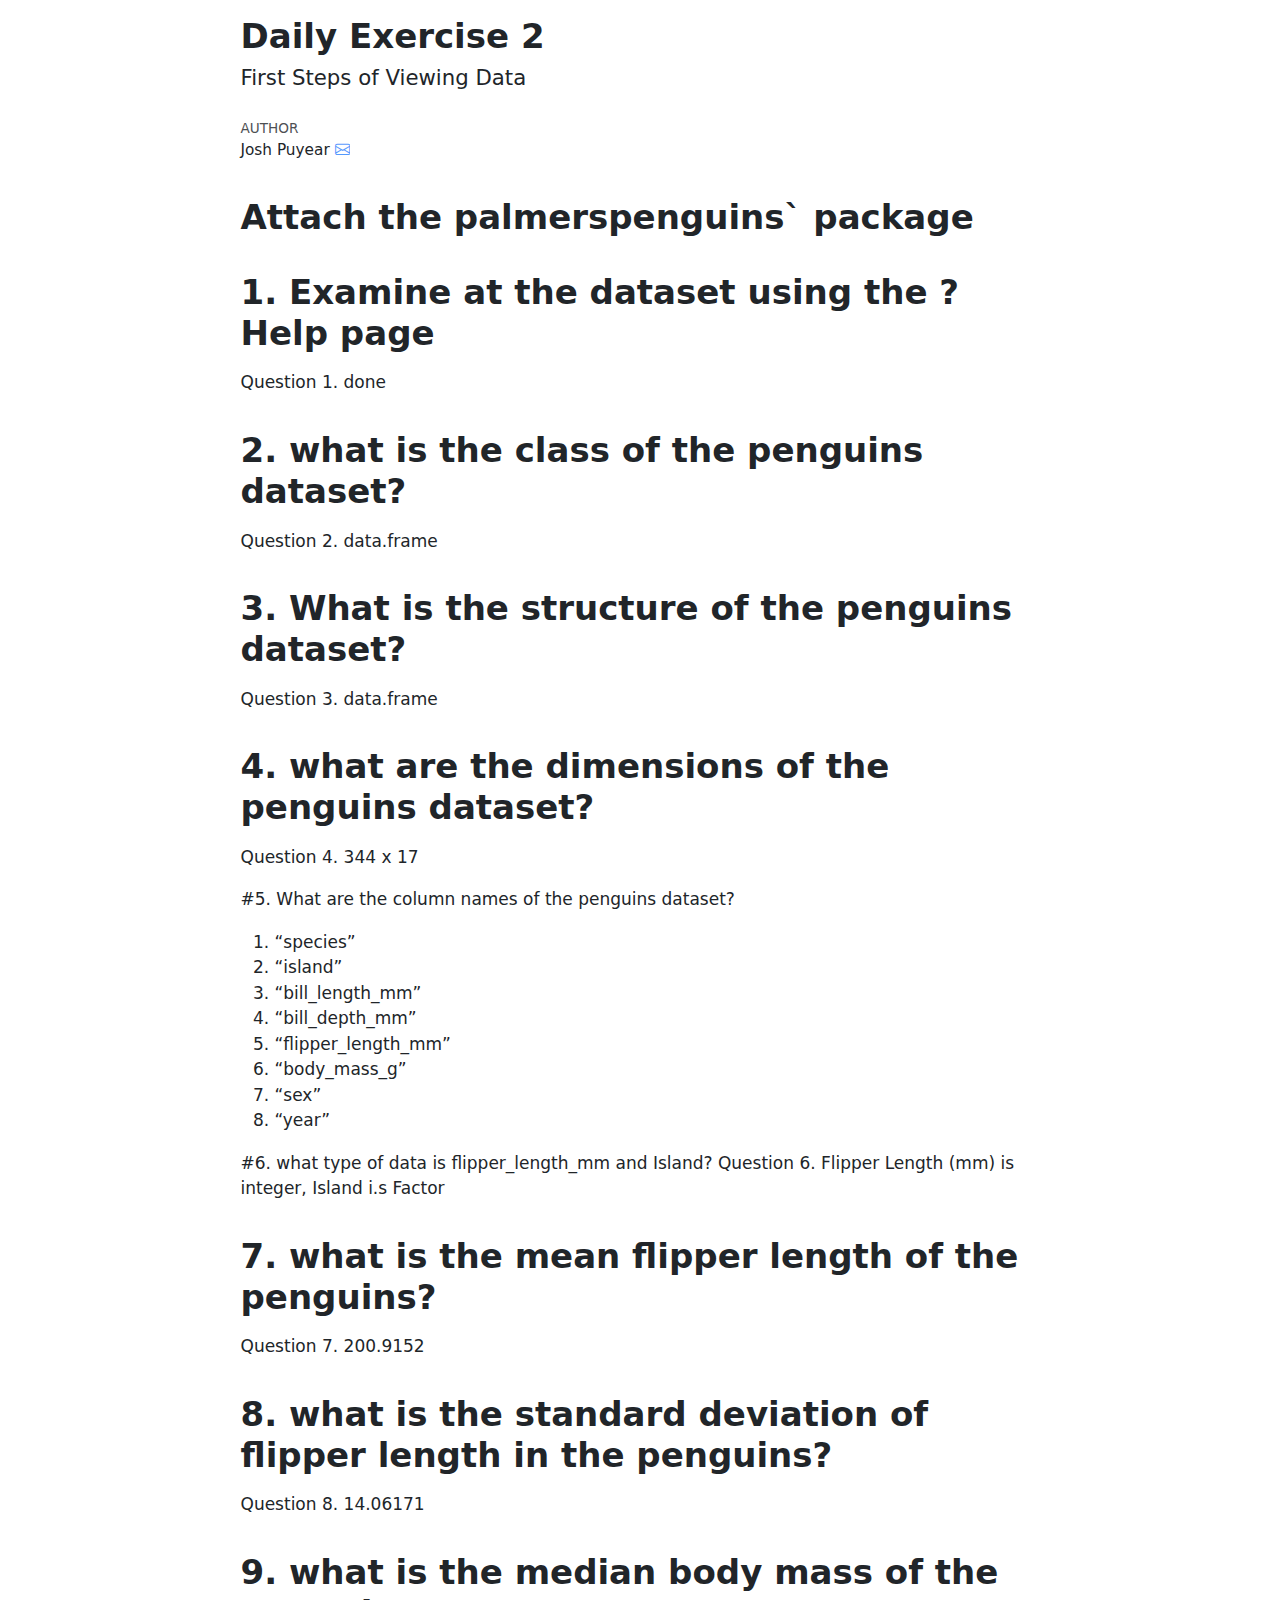
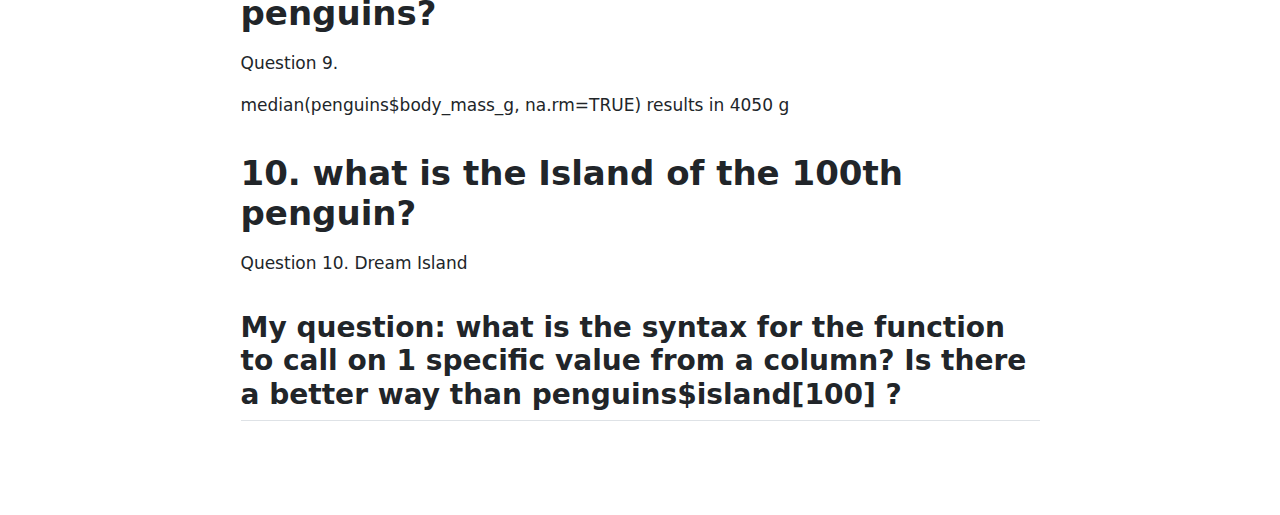
<file: 02-exercise.html>
<!DOCTYPE html>
<html xmlns="http://www.w3.org/1999/xhtml" lang="en" xml:lang="en"><head>

<meta charset="utf-8">
<meta name="generator" content="quarto-1.5.57">

<meta name="viewport" content="width=device-width, initial-scale=1.0, user-scalable=yes">

<meta name="author" content="Josh Puyear">

<title>Daily Exercise 2</title>
<style>
code{white-space: pre-wrap;}
span.smallcaps{font-variant: small-caps;}
div.columns{display: flex; gap: min(4vw, 1.5em);}
div.column{flex: auto; overflow-x: auto;}
div.hanging-indent{margin-left: 1.5em; text-indent: -1.5em;}
ul.task-list{list-style: none;}
ul.task-list li input[type="checkbox"] {
  width: 0.8em;
  margin: 0 0.8em 0.2em -1em; /* quarto-specific, see https://github.com/quarto-dev/quarto-cli/issues/4556 */ 
  vertical-align: middle;
}
</style>


<script src="02-exercise_files/libs/clipboard/clipboard.min.js"></script>
<script src="02-exercise_files/libs/quarto-html/quarto.js"></script>
<script src="02-exercise_files/libs/quarto-html/popper.min.js"></script>
<script src="02-exercise_files/libs/quarto-html/tippy.umd.min.js"></script>
<script src="02-exercise_files/libs/quarto-html/anchor.min.js"></script>
<link href="02-exercise_files/libs/quarto-html/tippy.css" rel="stylesheet">
<link href="02-exercise_files/libs/quarto-html/quarto-syntax-highlighting.css" rel="stylesheet" id="quarto-text-highlighting-styles">
<script src="02-exercise_files/libs/bootstrap/bootstrap.min.js"></script>
<link href="02-exercise_files/libs/bootstrap/bootstrap-icons.css" rel="stylesheet">
<link href="02-exercise_files/libs/bootstrap/bootstrap.min.css" rel="stylesheet" id="quarto-bootstrap" data-mode="light">


</head>

<body class="fullcontent">

<div id="quarto-content" class="page-columns page-rows-contents page-layout-article">

<main class="content" id="quarto-document-content">

<header id="title-block-header" class="quarto-title-block default">
<div class="quarto-title">
<h1 class="title">Daily Exercise 2</h1>
<p class="subtitle lead">First Steps of Viewing Data</p>
</div>



<div class="quarto-title-meta">

    <div>
    <div class="quarto-title-meta-heading">Author</div>
    <div class="quarto-title-meta-contents">
             <p>Josh Puyear <a href="mailto:jpuyear@colostate.edu" class="quarto-title-author-email"><i class="bi bi-envelope"></i></a> </p>
          </div>
  </div>
    
  
    
  </div>
  


</header>


<section id="attach-the-palmerspenguins-package" class="level1">
<h1>Attach the palmerspenguins` package</h1>
</section>
<section id="examine-at-the-dataset-using-the-help-page" class="level1">
<h1>1. Examine at the dataset using the ?Help page</h1>
<p>Question 1. done</p>
</section>
<section id="what-is-the-class-of-the-penguins-dataset" class="level1">
<h1>2. what is the class of the penguins dataset?</h1>
<p>Question 2. data.frame</p>
</section>
<section id="what-is-the-structure-of-the-penguins-dataset" class="level1">
<h1>3. What is the structure of the penguins dataset?</h1>
<p>Question 3. data.frame</p>
</section>
<section id="what-are-the-dimensions-of-the-penguins-dataset" class="level1">
<h1>4. what are the dimensions of the penguins dataset?</h1>
<p>Question 4. 344 x 17</p>
<p>#5. What are the column names of the penguins dataset?</p>
<ol type="1">
<li>“species”</li>
<li>“island”</li>
<li>“bill_length_mm”</li>
<li>“bill_depth_mm”</li>
<li>“flipper_length_mm”</li>
<li>“body_mass_g”</li>
<li>“sex”</li>
<li>“year”</li>
</ol>
<p>#6. what type of data is flipper_length_mm and Island? Question 6. Flipper Length (mm) is integer, Island i.s Factor</p>
</section>
<section id="what-is-the-mean-flipper-length-of-the-penguins" class="level1">
<h1>7. what is the mean flipper length of the penguins?</h1>
<p>Question 7. 200.9152</p>
</section>
<section id="what-is-the-standard-deviation-of-flipper-length-in-the-penguins" class="level1">
<h1>8. what is the standard deviation of flipper length in the penguins?</h1>
<p>Question 8. 14.06171</p>
</section>
<section id="what-is-the-median-body-mass-of-the-penguins" class="level1">
<h1>9. what is the median body mass of the penguins?</h1>
<p>Question 9.</p>
<p>median(penguins$body_mass_g, na.rm=TRUE) results in 4050 g</p>
</section>
<section id="what-is-the-island-of-the-100th-penguin" class="level1">
<h1>10. what is the Island of the 100th penguin?</h1>
<p>Question 10. Dream Island</p>
<section id="my-question-what-is-the-syntax-for-the-function-to-call-on-1-specific-value-from-a-column-is-there-a-better-way-than-penguinsisland100" class="level2">
<h2 class="anchored" data-anchor-id="my-question-what-is-the-syntax-for-the-function-to-call-on-1-specific-value-from-a-column-is-there-a-better-way-than-penguinsisland100">My question: what is the syntax for the function to call on 1 specific value from a column? Is there a better way than penguins$island[100] ?</h2>
</section>
</section>

</main>
<!-- /main column -->
<script id="quarto-html-after-body" type="application/javascript">
window.document.addEventListener("DOMContentLoaded", function (event) {
  const toggleBodyColorMode = (bsSheetEl) => {
    const mode = bsSheetEl.getAttribute("data-mode");
    const bodyEl = window.document.querySelector("body");
    if (mode === "dark") {
      bodyEl.classList.add("quarto-dark");
      bodyEl.classList.remove("quarto-light");
    } else {
      bodyEl.classList.add("quarto-light");
      bodyEl.classList.remove("quarto-dark");
    }
  }
  const toggleBodyColorPrimary = () => {
    const bsSheetEl = window.document.querySelector("link#quarto-bootstrap");
    if (bsSheetEl) {
      toggleBodyColorMode(bsSheetEl);
    }
  }
  toggleBodyColorPrimary();  
  const icon = "";
  const anchorJS = new window.AnchorJS();
  anchorJS.options = {
    placement: 'right',
    icon: icon
  };
  anchorJS.add('.anchored');
  const isCodeAnnotation = (el) => {
    for (const clz of el.classList) {
      if (clz.startsWith('code-annotation-')) {                     
        return true;
      }
    }
    return false;
  }
  const onCopySuccess = function(e) {
    // button target
    const button = e.trigger;
    // don't keep focus
    button.blur();
    // flash "checked"
    button.classList.add('code-copy-button-checked');
    var currentTitle = button.getAttribute("title");
    button.setAttribute("title", "Copied!");
    let tooltip;
    if (window.bootstrap) {
      button.setAttribute("data-bs-toggle", "tooltip");
      button.setAttribute("data-bs-placement", "left");
      button.setAttribute("data-bs-title", "Copied!");
      tooltip = new bootstrap.Tooltip(button, 
        { trigger: "manual", 
          customClass: "code-copy-button-tooltip",
          offset: [0, -8]});
      tooltip.show();    
    }
    setTimeout(function() {
      if (tooltip) {
        tooltip.hide();
        button.removeAttribute("data-bs-title");
        button.removeAttribute("data-bs-toggle");
        button.removeAttribute("data-bs-placement");
      }
      button.setAttribute("title", currentTitle);
      button.classList.remove('code-copy-button-checked');
    }, 1000);
    // clear code selection
    e.clearSelection();
  }
  const getTextToCopy = function(trigger) {
      const codeEl = trigger.previousElementSibling.cloneNode(true);
      for (const childEl of codeEl.children) {
        if (isCodeAnnotation(childEl)) {
          childEl.remove();
        }
      }
      return codeEl.innerText;
  }
  const clipboard = new window.ClipboardJS('.code-copy-button:not([data-in-quarto-modal])', {
    text: getTextToCopy
  });
  clipboard.on('success', onCopySuccess);
  if (window.document.getElementById('quarto-embedded-source-code-modal')) {
    // For code content inside modals, clipBoardJS needs to be initialized with a container option
    // TODO: Check when it could be a function (https://github.com/zenorocha/clipboard.js/issues/860)
    const clipboardModal = new window.ClipboardJS('.code-copy-button[data-in-quarto-modal]', {
      text: getTextToCopy,
      container: window.document.getElementById('quarto-embedded-source-code-modal')
    });
    clipboardModal.on('success', onCopySuccess);
  }
    var localhostRegex = new RegExp(/^(?:http|https):\/\/localhost\:?[0-9]*\//);
    var mailtoRegex = new RegExp(/^mailto:/);
      var filterRegex = new RegExp('/' + window.location.host + '/');
    var isInternal = (href) => {
        return filterRegex.test(href) || localhostRegex.test(href) || mailtoRegex.test(href);
    }
    // Inspect non-navigation links and adorn them if external
 	var links = window.document.querySelectorAll('a[href]:not(.nav-link):not(.navbar-brand):not(.toc-action):not(.sidebar-link):not(.sidebar-item-toggle):not(.pagination-link):not(.no-external):not([aria-hidden]):not(.dropdown-item):not(.quarto-navigation-tool):not(.about-link)');
    for (var i=0; i<links.length; i++) {
      const link = links[i];
      if (!isInternal(link.href)) {
        // undo the damage that might have been done by quarto-nav.js in the case of
        // links that we want to consider external
        if (link.dataset.originalHref !== undefined) {
          link.href = link.dataset.originalHref;
        }
      }
    }
  function tippyHover(el, contentFn, onTriggerFn, onUntriggerFn) {
    const config = {
      allowHTML: true,
      maxWidth: 500,
      delay: 100,
      arrow: false,
      appendTo: function(el) {
          return el.parentElement;
      },
      interactive: true,
      interactiveBorder: 10,
      theme: 'quarto',
      placement: 'bottom-start',
    };
    if (contentFn) {
      config.content = contentFn;
    }
    if (onTriggerFn) {
      config.onTrigger = onTriggerFn;
    }
    if (onUntriggerFn) {
      config.onUntrigger = onUntriggerFn;
    }
    window.tippy(el, config); 
  }
  const noterefs = window.document.querySelectorAll('a[role="doc-noteref"]');
  for (var i=0; i<noterefs.length; i++) {
    const ref = noterefs[i];
    tippyHover(ref, function() {
      // use id or data attribute instead here
      let href = ref.getAttribute('data-footnote-href') || ref.getAttribute('href');
      try { href = new URL(href).hash; } catch {}
      const id = href.replace(/^#\/?/, "");
      const note = window.document.getElementById(id);
      if (note) {
        return note.innerHTML;
      } else {
        return "";
      }
    });
  }
  const xrefs = window.document.querySelectorAll('a.quarto-xref');
  const processXRef = (id, note) => {
    // Strip column container classes
    const stripColumnClz = (el) => {
      el.classList.remove("page-full", "page-columns");
      if (el.children) {
        for (const child of el.children) {
          stripColumnClz(child);
        }
      }
    }
    stripColumnClz(note)
    if (id === null || id.startsWith('sec-')) {
      // Special case sections, only their first couple elements
      const container = document.createElement("div");
      if (note.children && note.children.length > 2) {
        container.appendChild(note.children[0].cloneNode(true));
        for (let i = 1; i < note.children.length; i++) {
          const child = note.children[i];
          if (child.tagName === "P" && child.innerText === "") {
            continue;
          } else {
            container.appendChild(child.cloneNode(true));
            break;
          }
        }
        if (window.Quarto?.typesetMath) {
          window.Quarto.typesetMath(container);
        }
        return container.innerHTML
      } else {
        if (window.Quarto?.typesetMath) {
          window.Quarto.typesetMath(note);
        }
        return note.innerHTML;
      }
    } else {
      // Remove any anchor links if they are present
      const anchorLink = note.querySelector('a.anchorjs-link');
      if (anchorLink) {
        anchorLink.remove();
      }
      if (window.Quarto?.typesetMath) {
        window.Quarto.typesetMath(note);
      }
      // TODO in 1.5, we should make sure this works without a callout special case
      if (note.classList.contains("callout")) {
        return note.outerHTML;
      } else {
        return note.innerHTML;
      }
    }
  }
  for (var i=0; i<xrefs.length; i++) {
    const xref = xrefs[i];
    tippyHover(xref, undefined, function(instance) {
      instance.disable();
      let url = xref.getAttribute('href');
      let hash = undefined; 
      if (url.startsWith('#')) {
        hash = url;
      } else {
        try { hash = new URL(url).hash; } catch {}
      }
      if (hash) {
        const id = hash.replace(/^#\/?/, "");
        const note = window.document.getElementById(id);
        if (note !== null) {
          try {
            const html = processXRef(id, note.cloneNode(true));
            instance.setContent(html);
          } finally {
            instance.enable();
            instance.show();
          }
        } else {
          // See if we can fetch this
          fetch(url.split('#')[0])
          .then(res => res.text())
          .then(html => {
            const parser = new DOMParser();
            const htmlDoc = parser.parseFromString(html, "text/html");
            const note = htmlDoc.getElementById(id);
            if (note !== null) {
              const html = processXRef(id, note);
              instance.setContent(html);
            } 
          }).finally(() => {
            instance.enable();
            instance.show();
          });
        }
      } else {
        // See if we can fetch a full url (with no hash to target)
        // This is a special case and we should probably do some content thinning / targeting
        fetch(url)
        .then(res => res.text())
        .then(html => {
          const parser = new DOMParser();
          const htmlDoc = parser.parseFromString(html, "text/html");
          const note = htmlDoc.querySelector('main.content');
          if (note !== null) {
            // This should only happen for chapter cross references
            // (since there is no id in the URL)
            // remove the first header
            if (note.children.length > 0 && note.children[0].tagName === "HEADER") {
              note.children[0].remove();
            }
            const html = processXRef(null, note);
            instance.setContent(html);
          } 
        }).finally(() => {
          instance.enable();
          instance.show();
        });
      }
    }, function(instance) {
    });
  }
      let selectedAnnoteEl;
      const selectorForAnnotation = ( cell, annotation) => {
        let cellAttr = 'data-code-cell="' + cell + '"';
        let lineAttr = 'data-code-annotation="' +  annotation + '"';
        const selector = 'span[' + cellAttr + '][' + lineAttr + ']';
        return selector;
      }
      const selectCodeLines = (annoteEl) => {
        const doc = window.document;
        const targetCell = annoteEl.getAttribute("data-target-cell");
        const targetAnnotation = annoteEl.getAttribute("data-target-annotation");
        const annoteSpan = window.document.querySelector(selectorForAnnotation(targetCell, targetAnnotation));
        const lines = annoteSpan.getAttribute("data-code-lines").split(",");
        const lineIds = lines.map((line) => {
          return targetCell + "-" + line;
        })
        let top = null;
        let height = null;
        let parent = null;
        if (lineIds.length > 0) {
            //compute the position of the single el (top and bottom and make a div)
            const el = window.document.getElementById(lineIds[0]);
            top = el.offsetTop;
            height = el.offsetHeight;
            parent = el.parentElement.parentElement;
          if (lineIds.length > 1) {
            const lastEl = window.document.getElementById(lineIds[lineIds.length - 1]);
            const bottom = lastEl.offsetTop + lastEl.offsetHeight;
            height = bottom - top;
          }
          if (top !== null && height !== null && parent !== null) {
            // cook up a div (if necessary) and position it 
            let div = window.document.getElementById("code-annotation-line-highlight");
            if (div === null) {
              div = window.document.createElement("div");
              div.setAttribute("id", "code-annotation-line-highlight");
              div.style.position = 'absolute';
              parent.appendChild(div);
            }
            div.style.top = top - 2 + "px";
            div.style.height = height + 4 + "px";
            div.style.left = 0;
            let gutterDiv = window.document.getElementById("code-annotation-line-highlight-gutter");
            if (gutterDiv === null) {
              gutterDiv = window.document.createElement("div");
              gutterDiv.setAttribute("id", "code-annotation-line-highlight-gutter");
              gutterDiv.style.position = 'absolute';
              const codeCell = window.document.getElementById(targetCell);
              const gutter = codeCell.querySelector('.code-annotation-gutter');
              gutter.appendChild(gutterDiv);
            }
            gutterDiv.style.top = top - 2 + "px";
            gutterDiv.style.height = height + 4 + "px";
          }
          selectedAnnoteEl = annoteEl;
        }
      };
      const unselectCodeLines = () => {
        const elementsIds = ["code-annotation-line-highlight", "code-annotation-line-highlight-gutter"];
        elementsIds.forEach((elId) => {
          const div = window.document.getElementById(elId);
          if (div) {
            div.remove();
          }
        });
        selectedAnnoteEl = undefined;
      };
        // Handle positioning of the toggle
    window.addEventListener(
      "resize",
      throttle(() => {
        elRect = undefined;
        if (selectedAnnoteEl) {
          selectCodeLines(selectedAnnoteEl);
        }
      }, 10)
    );
    function throttle(fn, ms) {
    let throttle = false;
    let timer;
      return (...args) => {
        if(!throttle) { // first call gets through
            fn.apply(this, args);
            throttle = true;
        } else { // all the others get throttled
            if(timer) clearTimeout(timer); // cancel #2
            timer = setTimeout(() => {
              fn.apply(this, args);
              timer = throttle = false;
            }, ms);
        }
      };
    }
      // Attach click handler to the DT
      const annoteDls = window.document.querySelectorAll('dt[data-target-cell]');
      for (const annoteDlNode of annoteDls) {
        annoteDlNode.addEventListener('click', (event) => {
          const clickedEl = event.target;
          if (clickedEl !== selectedAnnoteEl) {
            unselectCodeLines();
            const activeEl = window.document.querySelector('dt[data-target-cell].code-annotation-active');
            if (activeEl) {
              activeEl.classList.remove('code-annotation-active');
            }
            selectCodeLines(clickedEl);
            clickedEl.classList.add('code-annotation-active');
          } else {
            // Unselect the line
            unselectCodeLines();
            clickedEl.classList.remove('code-annotation-active');
          }
        });
      }
  const findCites = (el) => {
    const parentEl = el.parentElement;
    if (parentEl) {
      const cites = parentEl.dataset.cites;
      if (cites) {
        return {
          el,
          cites: cites.split(' ')
        };
      } else {
        return findCites(el.parentElement)
      }
    } else {
      return undefined;
    }
  };
  var bibliorefs = window.document.querySelectorAll('a[role="doc-biblioref"]');
  for (var i=0; i<bibliorefs.length; i++) {
    const ref = bibliorefs[i];
    const citeInfo = findCites(ref);
    if (citeInfo) {
      tippyHover(citeInfo.el, function() {
        var popup = window.document.createElement('div');
        citeInfo.cites.forEach(function(cite) {
          var citeDiv = window.document.createElement('div');
          citeDiv.classList.add('hanging-indent');
          citeDiv.classList.add('csl-entry');
          var biblioDiv = window.document.getElementById('ref-' + cite);
          if (biblioDiv) {
            citeDiv.innerHTML = biblioDiv.innerHTML;
          }
          popup.appendChild(citeDiv);
        });
        return popup.innerHTML;
      });
    }
  }
});
</script>
</div> <!-- /content -->




</body></html>
</file>
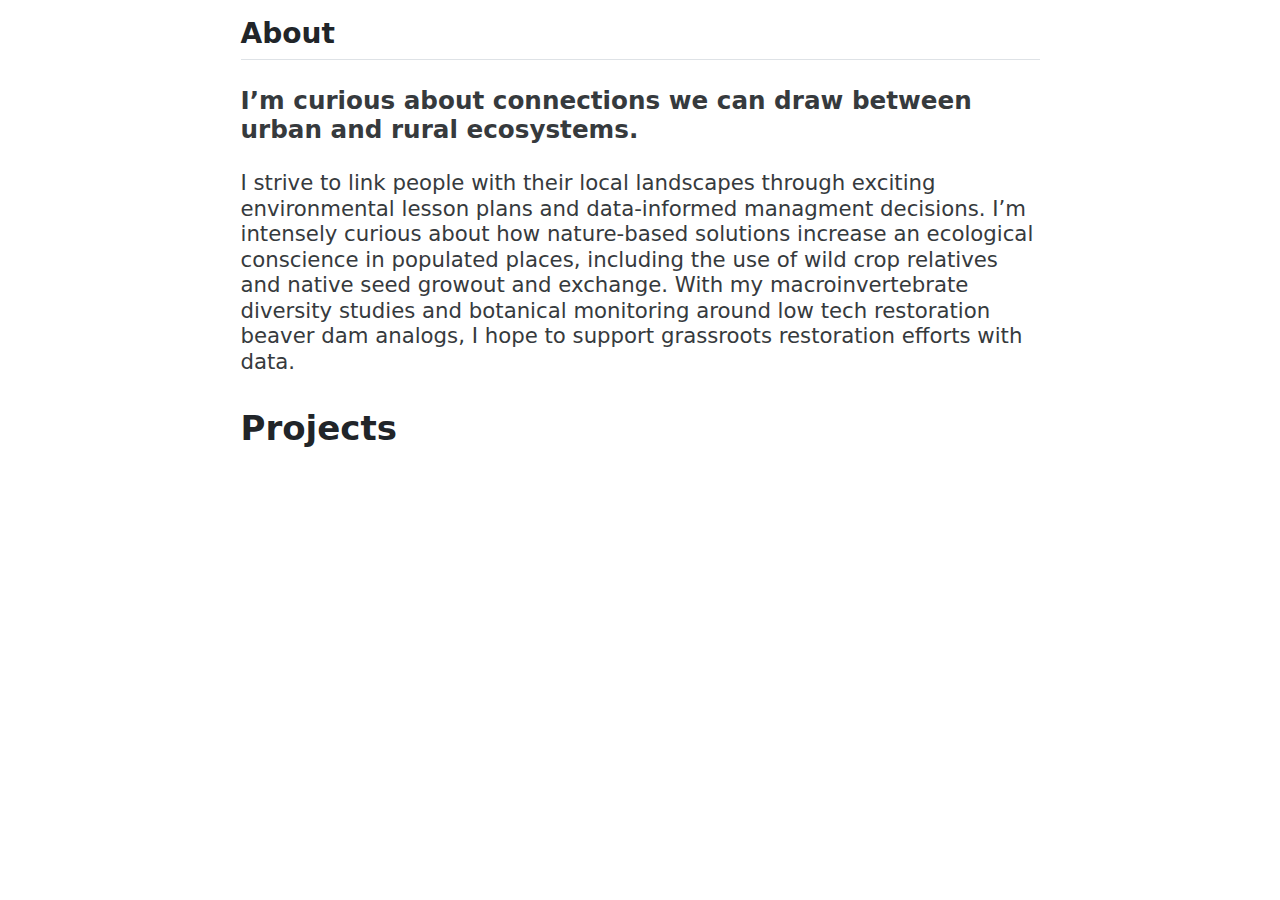
<file: 03-exercise.html>
<!DOCTYPE html>
<html xmlns="http://www.w3.org/1999/xhtml" lang="en" xml:lang="en"><head>

<meta charset="utf-8">
<meta name="generator" content="quarto-1.5.57">

<meta name="viewport" content="width=device-width, initial-scale=1.0, user-scalable=yes">


<title>exercise</title>
<style>
code{white-space: pre-wrap;}
span.smallcaps{font-variant: small-caps;}
div.columns{display: flex; gap: min(4vw, 1.5em);}
div.column{flex: auto; overflow-x: auto;}
div.hanging-indent{margin-left: 1.5em; text-indent: -1.5em;}
ul.task-list{list-style: none;}
ul.task-list li input[type="checkbox"] {
  width: 0.8em;
  margin: 0 0.8em 0.2em -1em; /* quarto-specific, see https://github.com/quarto-dev/quarto-cli/issues/4556 */ 
  vertical-align: middle;
}
</style>


<script src="03-exercise_files/libs/clipboard/clipboard.min.js"></script>
<script src="03-exercise_files/libs/quarto-html/quarto.js"></script>
<script src="03-exercise_files/libs/quarto-html/popper.min.js"></script>
<script src="03-exercise_files/libs/quarto-html/tippy.umd.min.js"></script>
<script src="03-exercise_files/libs/quarto-html/anchor.min.js"></script>
<link href="03-exercise_files/libs/quarto-html/tippy.css" rel="stylesheet">
<link href="03-exercise_files/libs/quarto-html/quarto-syntax-highlighting.css" rel="stylesheet" id="quarto-text-highlighting-styles">
<script src="03-exercise_files/libs/bootstrap/bootstrap.min.js"></script>
<link href="03-exercise_files/libs/bootstrap/bootstrap-icons.css" rel="stylesheet">
<link href="03-exercise_files/libs/bootstrap/bootstrap.min.css" rel="stylesheet" id="quarto-bootstrap" data-mode="light">


</head>

<body class="fullcontent">

<div id="quarto-content" class="page-columns page-rows-contents page-layout-article">

<main class="content" id="quarto-document-content">




<section id="about" class="level2">
<h2 class="anchored" data-anchor-id="about">About</h2>
<section id="im-curious-about-connections-we-can-draw-between-urban-and-rural-ecosystems." class="level3">
<h3 class="anchored" data-anchor-id="im-curious-about-connections-we-can-draw-between-urban-and-rural-ecosystems.">I’m curious about connections we can draw between urban and rural ecosystems.</h3>
<section id="i-strive-to-link-people-with-their-local-landscapes-through-exciting-environmental-lesson-plans-and-data-informed-managment-decisions.-im-intensely-curious-about-how-nature-based-solutions-increase-an-ecological-conscience-in-populated-places-including-the-use-of-wild-crop-relatives-and-native-seed-growout-and-exchange.-with-my-macroinvertebrate-diversity-studies-and-botanical-monitoring-around-low-tech-restoration-beaver-dam-analogs-i-hope-to-support-grassroots-restoration-efforts-with-data." class="level4">
<h4 class="anchored" data-anchor-id="i-strive-to-link-people-with-their-local-landscapes-through-exciting-environmental-lesson-plans-and-data-informed-managment-decisions.-im-intensely-curious-about-how-nature-based-solutions-increase-an-ecological-conscience-in-populated-places-including-the-use-of-wild-crop-relatives-and-native-seed-growout-and-exchange.-with-my-macroinvertebrate-diversity-studies-and-botanical-monitoring-around-low-tech-restoration-beaver-dam-analogs-i-hope-to-support-grassroots-restoration-efforts-with-data.">I strive to link people with their local landscapes through exciting environmental lesson plans and data-informed managment decisions. I’m intensely curious about how nature-based solutions increase an ecological conscience in populated places, including the use of wild crop relatives and native seed growout and exchange. With my macroinvertebrate diversity studies and botanical monitoring around low tech restoration beaver dam analogs, I hope to support grassroots restoration efforts with data.</h4>
</section>
</section>
</section>
<section id="projects" class="level1">
<h1>Projects</h1>
</section>

</main>
<!-- /main column -->
<script id="quarto-html-after-body" type="application/javascript">
window.document.addEventListener("DOMContentLoaded", function (event) {
  const toggleBodyColorMode = (bsSheetEl) => {
    const mode = bsSheetEl.getAttribute("data-mode");
    const bodyEl = window.document.querySelector("body");
    if (mode === "dark") {
      bodyEl.classList.add("quarto-dark");
      bodyEl.classList.remove("quarto-light");
    } else {
      bodyEl.classList.add("quarto-light");
      bodyEl.classList.remove("quarto-dark");
    }
  }
  const toggleBodyColorPrimary = () => {
    const bsSheetEl = window.document.querySelector("link#quarto-bootstrap");
    if (bsSheetEl) {
      toggleBodyColorMode(bsSheetEl);
    }
  }
  toggleBodyColorPrimary();  
  const icon = "";
  const anchorJS = new window.AnchorJS();
  anchorJS.options = {
    placement: 'right',
    icon: icon
  };
  anchorJS.add('.anchored');
  const isCodeAnnotation = (el) => {
    for (const clz of el.classList) {
      if (clz.startsWith('code-annotation-')) {                     
        return true;
      }
    }
    return false;
  }
  const onCopySuccess = function(e) {
    // button target
    const button = e.trigger;
    // don't keep focus
    button.blur();
    // flash "checked"
    button.classList.add('code-copy-button-checked');
    var currentTitle = button.getAttribute("title");
    button.setAttribute("title", "Copied!");
    let tooltip;
    if (window.bootstrap) {
      button.setAttribute("data-bs-toggle", "tooltip");
      button.setAttribute("data-bs-placement", "left");
      button.setAttribute("data-bs-title", "Copied!");
      tooltip = new bootstrap.Tooltip(button, 
        { trigger: "manual", 
          customClass: "code-copy-button-tooltip",
          offset: [0, -8]});
      tooltip.show();    
    }
    setTimeout(function() {
      if (tooltip) {
        tooltip.hide();
        button.removeAttribute("data-bs-title");
        button.removeAttribute("data-bs-toggle");
        button.removeAttribute("data-bs-placement");
      }
      button.setAttribute("title", currentTitle);
      button.classList.remove('code-copy-button-checked');
    }, 1000);
    // clear code selection
    e.clearSelection();
  }
  const getTextToCopy = function(trigger) {
      const codeEl = trigger.previousElementSibling.cloneNode(true);
      for (const childEl of codeEl.children) {
        if (isCodeAnnotation(childEl)) {
          childEl.remove();
        }
      }
      return codeEl.innerText;
  }
  const clipboard = new window.ClipboardJS('.code-copy-button:not([data-in-quarto-modal])', {
    text: getTextToCopy
  });
  clipboard.on('success', onCopySuccess);
  if (window.document.getElementById('quarto-embedded-source-code-modal')) {
    // For code content inside modals, clipBoardJS needs to be initialized with a container option
    // TODO: Check when it could be a function (https://github.com/zenorocha/clipboard.js/issues/860)
    const clipboardModal = new window.ClipboardJS('.code-copy-button[data-in-quarto-modal]', {
      text: getTextToCopy,
      container: window.document.getElementById('quarto-embedded-source-code-modal')
    });
    clipboardModal.on('success', onCopySuccess);
  }
    var localhostRegex = new RegExp(/^(?:http|https):\/\/localhost\:?[0-9]*\//);
    var mailtoRegex = new RegExp(/^mailto:/);
      var filterRegex = new RegExp('/' + window.location.host + '/');
    var isInternal = (href) => {
        return filterRegex.test(href) || localhostRegex.test(href) || mailtoRegex.test(href);
    }
    // Inspect non-navigation links and adorn them if external
 	var links = window.document.querySelectorAll('a[href]:not(.nav-link):not(.navbar-brand):not(.toc-action):not(.sidebar-link):not(.sidebar-item-toggle):not(.pagination-link):not(.no-external):not([aria-hidden]):not(.dropdown-item):not(.quarto-navigation-tool):not(.about-link)');
    for (var i=0; i<links.length; i++) {
      const link = links[i];
      if (!isInternal(link.href)) {
        // undo the damage that might have been done by quarto-nav.js in the case of
        // links that we want to consider external
        if (link.dataset.originalHref !== undefined) {
          link.href = link.dataset.originalHref;
        }
      }
    }
  function tippyHover(el, contentFn, onTriggerFn, onUntriggerFn) {
    const config = {
      allowHTML: true,
      maxWidth: 500,
      delay: 100,
      arrow: false,
      appendTo: function(el) {
          return el.parentElement;
      },
      interactive: true,
      interactiveBorder: 10,
      theme: 'quarto',
      placement: 'bottom-start',
    };
    if (contentFn) {
      config.content = contentFn;
    }
    if (onTriggerFn) {
      config.onTrigger = onTriggerFn;
    }
    if (onUntriggerFn) {
      config.onUntrigger = onUntriggerFn;
    }
    window.tippy(el, config); 
  }
  const noterefs = window.document.querySelectorAll('a[role="doc-noteref"]');
  for (var i=0; i<noterefs.length; i++) {
    const ref = noterefs[i];
    tippyHover(ref, function() {
      // use id or data attribute instead here
      let href = ref.getAttribute('data-footnote-href') || ref.getAttribute('href');
      try { href = new URL(href).hash; } catch {}
      const id = href.replace(/^#\/?/, "");
      const note = window.document.getElementById(id);
      if (note) {
        return note.innerHTML;
      } else {
        return "";
      }
    });
  }
  const xrefs = window.document.querySelectorAll('a.quarto-xref');
  const processXRef = (id, note) => {
    // Strip column container classes
    const stripColumnClz = (el) => {
      el.classList.remove("page-full", "page-columns");
      if (el.children) {
        for (const child of el.children) {
          stripColumnClz(child);
        }
      }
    }
    stripColumnClz(note)
    if (id === null || id.startsWith('sec-')) {
      // Special case sections, only their first couple elements
      const container = document.createElement("div");
      if (note.children && note.children.length > 2) {
        container.appendChild(note.children[0].cloneNode(true));
        for (let i = 1; i < note.children.length; i++) {
          const child = note.children[i];
          if (child.tagName === "P" && child.innerText === "") {
            continue;
          } else {
            container.appendChild(child.cloneNode(true));
            break;
          }
        }
        if (window.Quarto?.typesetMath) {
          window.Quarto.typesetMath(container);
        }
        return container.innerHTML
      } else {
        if (window.Quarto?.typesetMath) {
          window.Quarto.typesetMath(note);
        }
        return note.innerHTML;
      }
    } else {
      // Remove any anchor links if they are present
      const anchorLink = note.querySelector('a.anchorjs-link');
      if (anchorLink) {
        anchorLink.remove();
      }
      if (window.Quarto?.typesetMath) {
        window.Quarto.typesetMath(note);
      }
      // TODO in 1.5, we should make sure this works without a callout special case
      if (note.classList.contains("callout")) {
        return note.outerHTML;
      } else {
        return note.innerHTML;
      }
    }
  }
  for (var i=0; i<xrefs.length; i++) {
    const xref = xrefs[i];
    tippyHover(xref, undefined, function(instance) {
      instance.disable();
      let url = xref.getAttribute('href');
      let hash = undefined; 
      if (url.startsWith('#')) {
        hash = url;
      } else {
        try { hash = new URL(url).hash; } catch {}
      }
      if (hash) {
        const id = hash.replace(/^#\/?/, "");
        const note = window.document.getElementById(id);
        if (note !== null) {
          try {
            const html = processXRef(id, note.cloneNode(true));
            instance.setContent(html);
          } finally {
            instance.enable();
            instance.show();
          }
        } else {
          // See if we can fetch this
          fetch(url.split('#')[0])
          .then(res => res.text())
          .then(html => {
            const parser = new DOMParser();
            const htmlDoc = parser.parseFromString(html, "text/html");
            const note = htmlDoc.getElementById(id);
            if (note !== null) {
              const html = processXRef(id, note);
              instance.setContent(html);
            } 
          }).finally(() => {
            instance.enable();
            instance.show();
          });
        }
      } else {
        // See if we can fetch a full url (with no hash to target)
        // This is a special case and we should probably do some content thinning / targeting
        fetch(url)
        .then(res => res.text())
        .then(html => {
          const parser = new DOMParser();
          const htmlDoc = parser.parseFromString(html, "text/html");
          const note = htmlDoc.querySelector('main.content');
          if (note !== null) {
            // This should only happen for chapter cross references
            // (since there is no id in the URL)
            // remove the first header
            if (note.children.length > 0 && note.children[0].tagName === "HEADER") {
              note.children[0].remove();
            }
            const html = processXRef(null, note);
            instance.setContent(html);
          } 
        }).finally(() => {
          instance.enable();
          instance.show();
        });
      }
    }, function(instance) {
    });
  }
      let selectedAnnoteEl;
      const selectorForAnnotation = ( cell, annotation) => {
        let cellAttr = 'data-code-cell="' + cell + '"';
        let lineAttr = 'data-code-annotation="' +  annotation + '"';
        const selector = 'span[' + cellAttr + '][' + lineAttr + ']';
        return selector;
      }
      const selectCodeLines = (annoteEl) => {
        const doc = window.document;
        const targetCell = annoteEl.getAttribute("data-target-cell");
        const targetAnnotation = annoteEl.getAttribute("data-target-annotation");
        const annoteSpan = window.document.querySelector(selectorForAnnotation(targetCell, targetAnnotation));
        const lines = annoteSpan.getAttribute("data-code-lines").split(",");
        const lineIds = lines.map((line) => {
          return targetCell + "-" + line;
        })
        let top = null;
        let height = null;
        let parent = null;
        if (lineIds.length > 0) {
            //compute the position of the single el (top and bottom and make a div)
            const el = window.document.getElementById(lineIds[0]);
            top = el.offsetTop;
            height = el.offsetHeight;
            parent = el.parentElement.parentElement;
          if (lineIds.length > 1) {
            const lastEl = window.document.getElementById(lineIds[lineIds.length - 1]);
            const bottom = lastEl.offsetTop + lastEl.offsetHeight;
            height = bottom - top;
          }
          if (top !== null && height !== null && parent !== null) {
            // cook up a div (if necessary) and position it 
            let div = window.document.getElementById("code-annotation-line-highlight");
            if (div === null) {
              div = window.document.createElement("div");
              div.setAttribute("id", "code-annotation-line-highlight");
              div.style.position = 'absolute';
              parent.appendChild(div);
            }
            div.style.top = top - 2 + "px";
            div.style.height = height + 4 + "px";
            div.style.left = 0;
            let gutterDiv = window.document.getElementById("code-annotation-line-highlight-gutter");
            if (gutterDiv === null) {
              gutterDiv = window.document.createElement("div");
              gutterDiv.setAttribute("id", "code-annotation-line-highlight-gutter");
              gutterDiv.style.position = 'absolute';
              const codeCell = window.document.getElementById(targetCell);
              const gutter = codeCell.querySelector('.code-annotation-gutter');
              gutter.appendChild(gutterDiv);
            }
            gutterDiv.style.top = top - 2 + "px";
            gutterDiv.style.height = height + 4 + "px";
          }
          selectedAnnoteEl = annoteEl;
        }
      };
      const unselectCodeLines = () => {
        const elementsIds = ["code-annotation-line-highlight", "code-annotation-line-highlight-gutter"];
        elementsIds.forEach((elId) => {
          const div = window.document.getElementById(elId);
          if (div) {
            div.remove();
          }
        });
        selectedAnnoteEl = undefined;
      };
        // Handle positioning of the toggle
    window.addEventListener(
      "resize",
      throttle(() => {
        elRect = undefined;
        if (selectedAnnoteEl) {
          selectCodeLines(selectedAnnoteEl);
        }
      }, 10)
    );
    function throttle(fn, ms) {
    let throttle = false;
    let timer;
      return (...args) => {
        if(!throttle) { // first call gets through
            fn.apply(this, args);
            throttle = true;
        } else { // all the others get throttled
            if(timer) clearTimeout(timer); // cancel #2
            timer = setTimeout(() => {
              fn.apply(this, args);
              timer = throttle = false;
            }, ms);
        }
      };
    }
      // Attach click handler to the DT
      const annoteDls = window.document.querySelectorAll('dt[data-target-cell]');
      for (const annoteDlNode of annoteDls) {
        annoteDlNode.addEventListener('click', (event) => {
          const clickedEl = event.target;
          if (clickedEl !== selectedAnnoteEl) {
            unselectCodeLines();
            const activeEl = window.document.querySelector('dt[data-target-cell].code-annotation-active');
            if (activeEl) {
              activeEl.classList.remove('code-annotation-active');
            }
            selectCodeLines(clickedEl);
            clickedEl.classList.add('code-annotation-active');
          } else {
            // Unselect the line
            unselectCodeLines();
            clickedEl.classList.remove('code-annotation-active');
          }
        });
      }
  const findCites = (el) => {
    const parentEl = el.parentElement;
    if (parentEl) {
      const cites = parentEl.dataset.cites;
      if (cites) {
        return {
          el,
          cites: cites.split(' ')
        };
      } else {
        return findCites(el.parentElement)
      }
    } else {
      return undefined;
    }
  };
  var bibliorefs = window.document.querySelectorAll('a[role="doc-biblioref"]');
  for (var i=0; i<bibliorefs.length; i++) {
    const ref = bibliorefs[i];
    const citeInfo = findCites(ref);
    if (citeInfo) {
      tippyHover(citeInfo.el, function() {
        var popup = window.document.createElement('div');
        citeInfo.cites.forEach(function(cite) {
          var citeDiv = window.document.createElement('div');
          citeDiv.classList.add('hanging-indent');
          citeDiv.classList.add('csl-entry');
          var biblioDiv = window.document.getElementById('ref-' + cite);
          if (biblioDiv) {
            citeDiv.innerHTML = biblioDiv.innerHTML;
          }
          popup.appendChild(citeDiv);
        });
        return popup.innerHTML;
      });
    }
  }
});
</script>
</div> <!-- /content -->




</body></html>
</file>
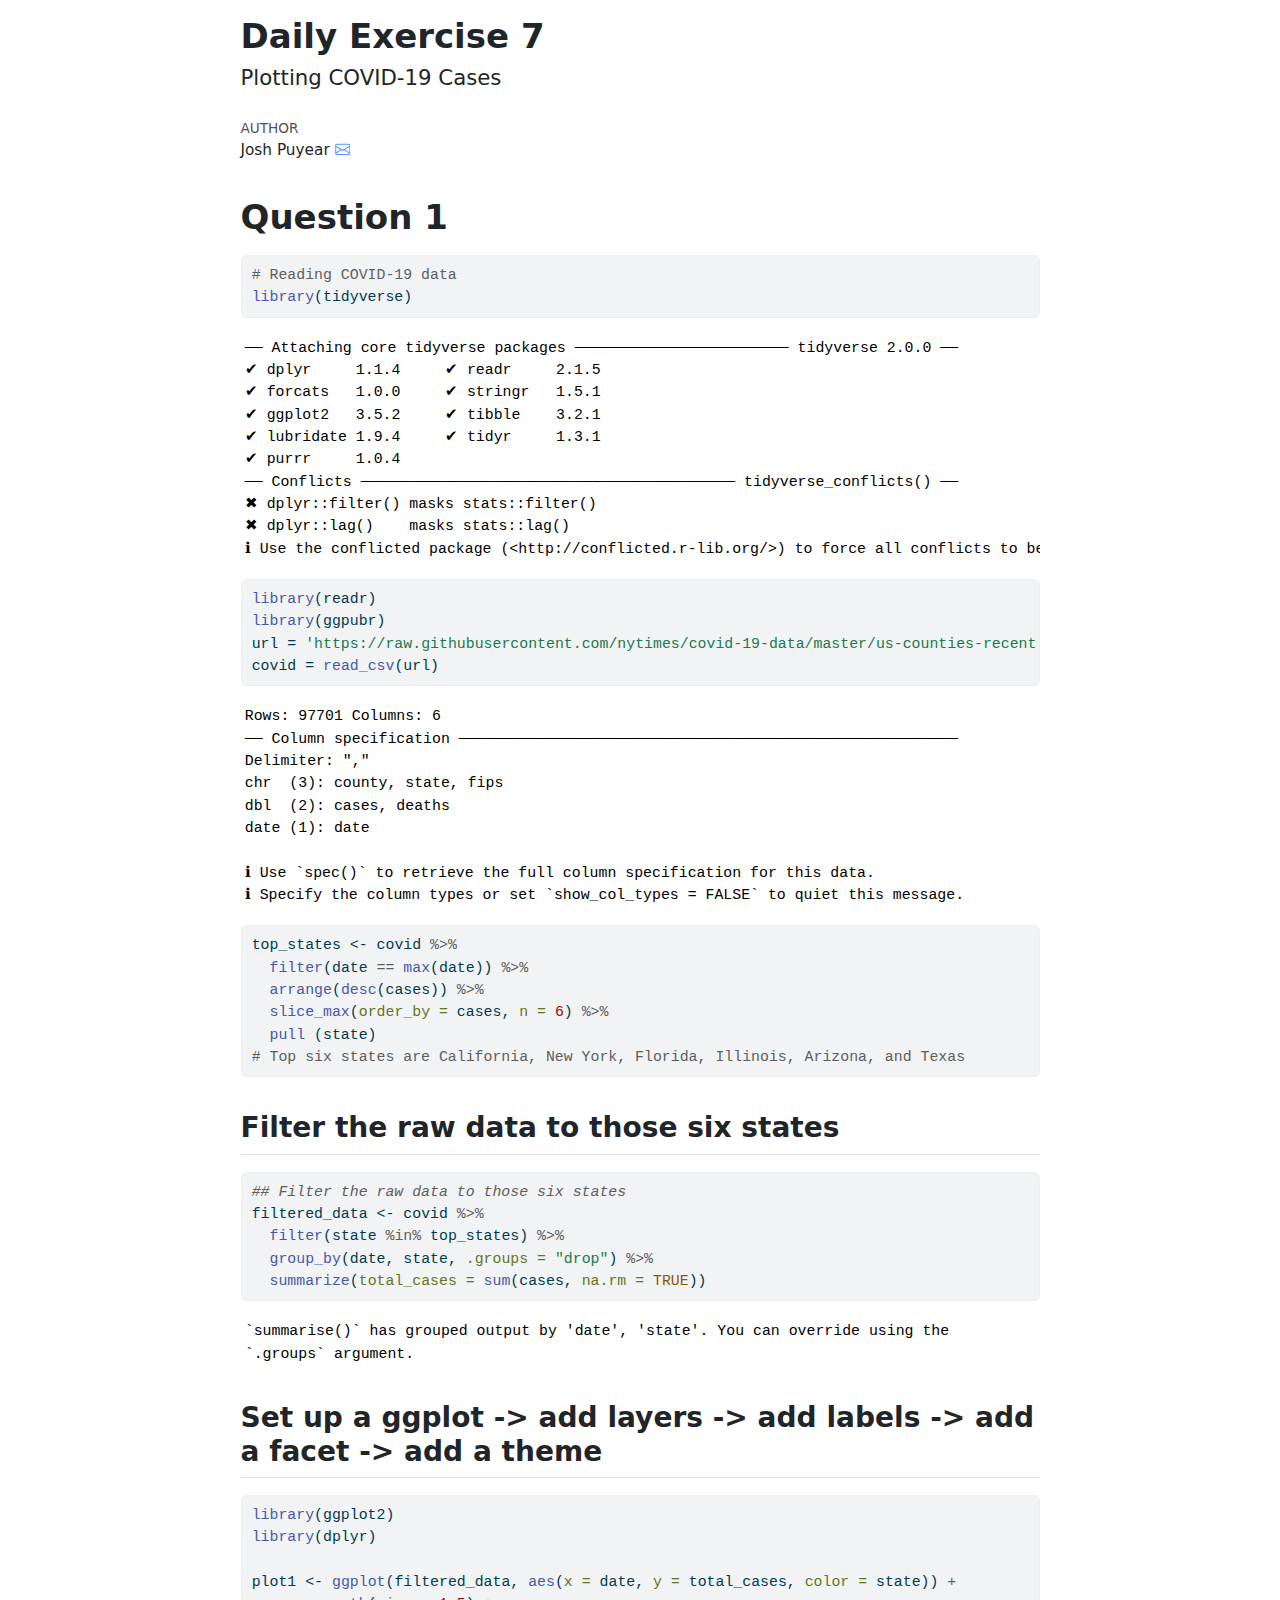
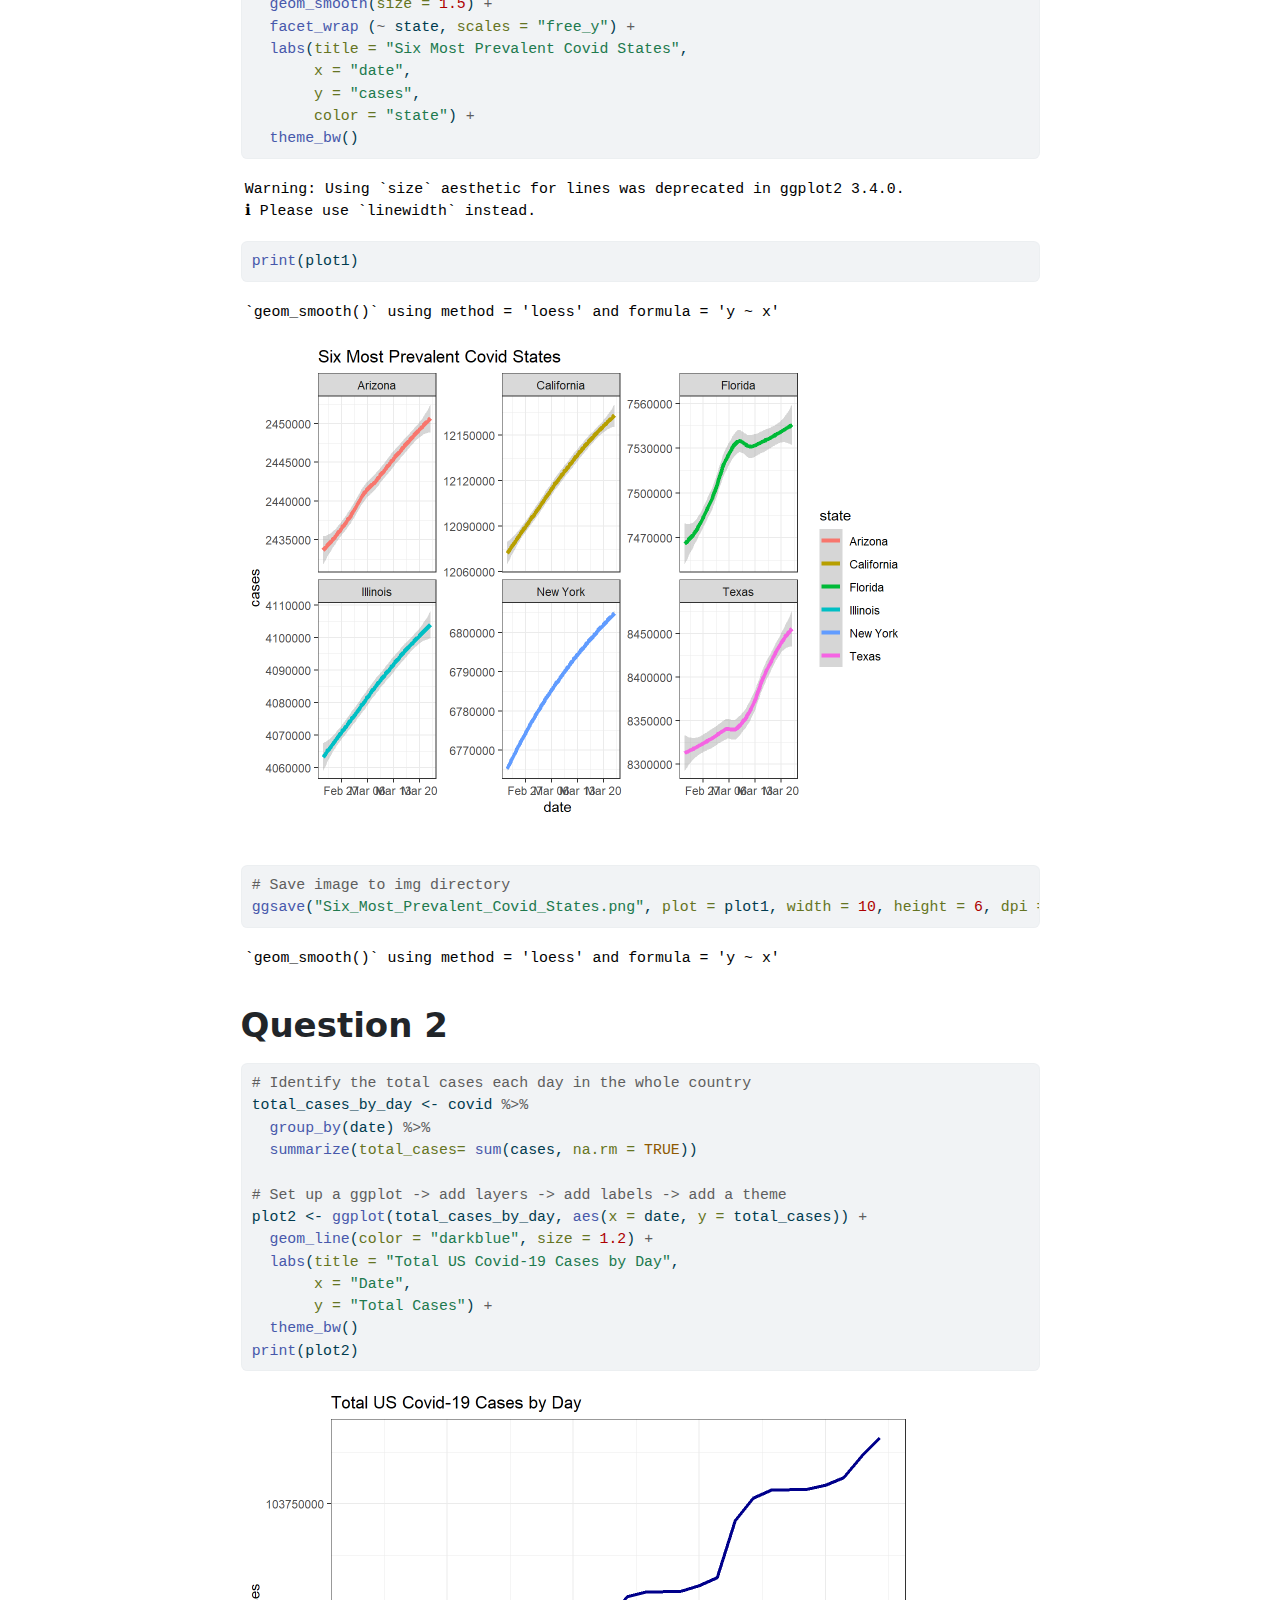
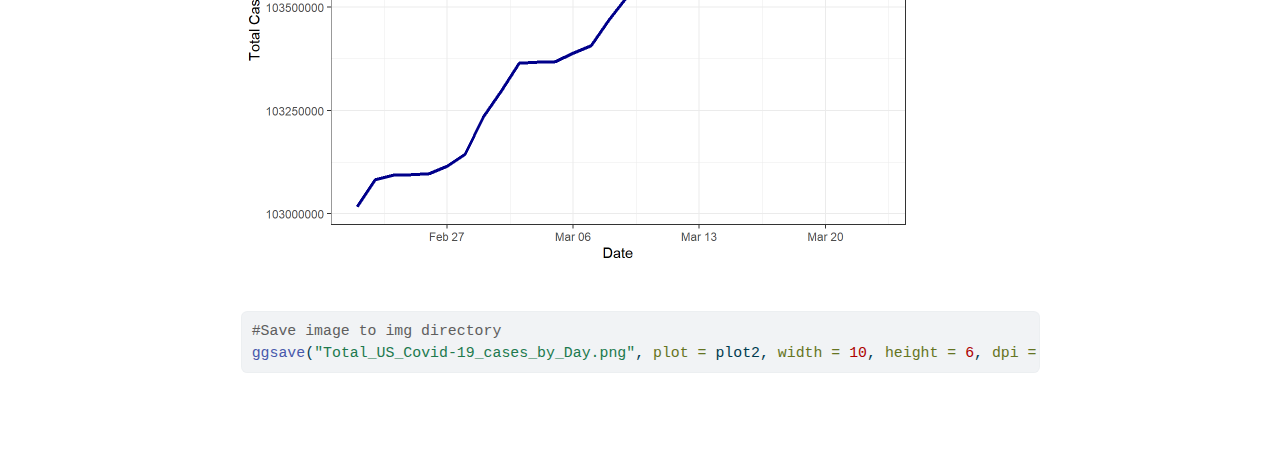
<file: 07-exercise.html>
<!DOCTYPE html>
<html xmlns="http://www.w3.org/1999/xhtml" lang="en" xml:lang="en"><head>

<meta charset="utf-8">
<meta name="generator" content="quarto-1.5.57">

<meta name="viewport" content="width=device-width, initial-scale=1.0, user-scalable=yes">

<meta name="author" content="Josh Puyear">

<title>Daily Exercise 7</title>
<style>
code{white-space: pre-wrap;}
span.smallcaps{font-variant: small-caps;}
div.columns{display: flex; gap: min(4vw, 1.5em);}
div.column{flex: auto; overflow-x: auto;}
div.hanging-indent{margin-left: 1.5em; text-indent: -1.5em;}
ul.task-list{list-style: none;}
ul.task-list li input[type="checkbox"] {
  width: 0.8em;
  margin: 0 0.8em 0.2em -1em; /* quarto-specific, see https://github.com/quarto-dev/quarto-cli/issues/4556 */ 
  vertical-align: middle;
}
/* CSS for syntax highlighting */
pre > code.sourceCode { white-space: pre; position: relative; }
pre > code.sourceCode > span { line-height: 1.25; }
pre > code.sourceCode > span:empty { height: 1.2em; }
.sourceCode { overflow: visible; }
code.sourceCode > span { color: inherit; text-decoration: inherit; }
div.sourceCode { margin: 1em 0; }
pre.sourceCode { margin: 0; }
@media screen {
div.sourceCode { overflow: auto; }
}
@media print {
pre > code.sourceCode { white-space: pre-wrap; }
pre > code.sourceCode > span { display: inline-block; text-indent: -5em; padding-left: 5em; }
}
pre.numberSource code
  { counter-reset: source-line 0; }
pre.numberSource code > span
  { position: relative; left: -4em; counter-increment: source-line; }
pre.numberSource code > span > a:first-child::before
  { content: counter(source-line);
    position: relative; left: -1em; text-align: right; vertical-align: baseline;
    border: none; display: inline-block;
    -webkit-touch-callout: none; -webkit-user-select: none;
    -khtml-user-select: none; -moz-user-select: none;
    -ms-user-select: none; user-select: none;
    padding: 0 4px; width: 4em;
  }
pre.numberSource { margin-left: 3em;  padding-left: 4px; }
div.sourceCode
  {   }
@media screen {
pre > code.sourceCode > span > a:first-child::before { text-decoration: underline; }
}
</style>


<script src="07-exercise_files/libs/clipboard/clipboard.min.js"></script>
<script src="07-exercise_files/libs/quarto-html/quarto.js"></script>
<script src="07-exercise_files/libs/quarto-html/popper.min.js"></script>
<script src="07-exercise_files/libs/quarto-html/tippy.umd.min.js"></script>
<script src="07-exercise_files/libs/quarto-html/anchor.min.js"></script>
<link href="07-exercise_files/libs/quarto-html/tippy.css" rel="stylesheet">
<link href="07-exercise_files/libs/quarto-html/quarto-syntax-highlighting.css" rel="stylesheet" id="quarto-text-highlighting-styles">
<script src="07-exercise_files/libs/bootstrap/bootstrap.min.js"></script>
<link href="07-exercise_files/libs/bootstrap/bootstrap-icons.css" rel="stylesheet">
<link href="07-exercise_files/libs/bootstrap/bootstrap.min.css" rel="stylesheet" id="quarto-bootstrap" data-mode="light">


</head>

<body class="fullcontent">

<div id="quarto-content" class="page-columns page-rows-contents page-layout-article">

<main class="content" id="quarto-document-content">

<header id="title-block-header" class="quarto-title-block default">
<div class="quarto-title">
<h1 class="title">Daily Exercise 7</h1>
<p class="subtitle lead">Plotting COVID-19 Cases</p>
</div>



<div class="quarto-title-meta">

    <div>
    <div class="quarto-title-meta-heading">Author</div>
    <div class="quarto-title-meta-contents">
             <p>Josh Puyear <a href="mailto:jpuyear@colostate.edu" class="quarto-title-author-email"><i class="bi bi-envelope"></i></a> </p>
          </div>
  </div>
    
  
    
  </div>
  


</header>


<section id="question-1" class="level1">
<h1>Question 1</h1>
<div class="cell">
<div class="sourceCode cell-code" id="cb1"><pre class="sourceCode r code-with-copy"><code class="sourceCode r"><span id="cb1-1"><a href="#cb1-1" aria-hidden="true" tabindex="-1"></a><span class="co"># Reading COVID-19 data</span></span>
<span id="cb1-2"><a href="#cb1-2" aria-hidden="true" tabindex="-1"></a><span class="fu">library</span>(tidyverse)</span></code><button title="Copy to Clipboard" class="code-copy-button"><i class="bi"></i></button></pre></div>
<div class="cell-output cell-output-stderr">
<pre><code>── Attaching core tidyverse packages ──────────────────────── tidyverse 2.0.0 ──
✔ dplyr     1.1.4     ✔ readr     2.1.5
✔ forcats   1.0.0     ✔ stringr   1.5.1
✔ ggplot2   3.5.2     ✔ tibble    3.2.1
✔ lubridate 1.9.4     ✔ tidyr     1.3.1
✔ purrr     1.0.4     
── Conflicts ────────────────────────────────────────── tidyverse_conflicts() ──
✖ dplyr::filter() masks stats::filter()
✖ dplyr::lag()    masks stats::lag()
ℹ Use the conflicted package (&lt;http://conflicted.r-lib.org/&gt;) to force all conflicts to become errors</code></pre>
</div>
<div class="sourceCode cell-code" id="cb3"><pre class="sourceCode r code-with-copy"><code class="sourceCode r"><span id="cb3-1"><a href="#cb3-1" aria-hidden="true" tabindex="-1"></a><span class="fu">library</span>(readr)</span>
<span id="cb3-2"><a href="#cb3-2" aria-hidden="true" tabindex="-1"></a><span class="fu">library</span>(ggpubr)</span>
<span id="cb3-3"><a href="#cb3-3" aria-hidden="true" tabindex="-1"></a>url <span class="ot">=</span> <span class="st">'https://raw.githubusercontent.com/nytimes/covid-19-data/master/us-counties-recent.csv'</span></span>
<span id="cb3-4"><a href="#cb3-4" aria-hidden="true" tabindex="-1"></a>covid <span class="ot">=</span> <span class="fu">read_csv</span>(url)</span></code><button title="Copy to Clipboard" class="code-copy-button"><i class="bi"></i></button></pre></div>
<div class="cell-output cell-output-stderr">
<pre><code>Rows: 97701 Columns: 6
── Column specification ────────────────────────────────────────────────────────
Delimiter: ","
chr  (3): county, state, fips
dbl  (2): cases, deaths
date (1): date

ℹ Use `spec()` to retrieve the full column specification for this data.
ℹ Specify the column types or set `show_col_types = FALSE` to quiet this message.</code></pre>
</div>
</div>
<div class="cell">
<div class="sourceCode cell-code" id="cb5"><pre class="sourceCode r code-with-copy"><code class="sourceCode r"><span id="cb5-1"><a href="#cb5-1" aria-hidden="true" tabindex="-1"></a>top_states <span class="ot">&lt;-</span> covid <span class="sc">%&gt;%</span> </span>
<span id="cb5-2"><a href="#cb5-2" aria-hidden="true" tabindex="-1"></a>  <span class="fu">filter</span>(date <span class="sc">==</span> <span class="fu">max</span>(date)) <span class="sc">%&gt;%</span> </span>
<span id="cb5-3"><a href="#cb5-3" aria-hidden="true" tabindex="-1"></a>  <span class="fu">arrange</span>(<span class="fu">desc</span>(cases)) <span class="sc">%&gt;%</span> </span>
<span id="cb5-4"><a href="#cb5-4" aria-hidden="true" tabindex="-1"></a>  <span class="fu">slice_max</span>(<span class="at">order_by =</span> cases, <span class="at">n =</span> <span class="dv">6</span>) <span class="sc">%&gt;%</span> </span>
<span id="cb5-5"><a href="#cb5-5" aria-hidden="true" tabindex="-1"></a>  <span class="fu">pull</span> (state)</span>
<span id="cb5-6"><a href="#cb5-6" aria-hidden="true" tabindex="-1"></a><span class="co"># Top six states are California, New York, Florida, Illinois, Arizona, and Texas</span></span></code><button title="Copy to Clipboard" class="code-copy-button"><i class="bi"></i></button></pre></div>
</div>
<section id="filter-the-raw-data-to-those-six-states" class="level2">
<h2 class="anchored" data-anchor-id="filter-the-raw-data-to-those-six-states">Filter the raw data to those six states</h2>
<div class="cell">
<div class="sourceCode cell-code" id="cb6"><pre class="sourceCode r code-with-copy"><code class="sourceCode r"><span id="cb6-1"><a href="#cb6-1" aria-hidden="true" tabindex="-1"></a><span class="do">## Filter the raw data to those six states</span></span>
<span id="cb6-2"><a href="#cb6-2" aria-hidden="true" tabindex="-1"></a>filtered_data <span class="ot">&lt;-</span> covid <span class="sc">%&gt;%</span> </span>
<span id="cb6-3"><a href="#cb6-3" aria-hidden="true" tabindex="-1"></a>  <span class="fu">filter</span>(state <span class="sc">%in%</span> top_states) <span class="sc">%&gt;%</span> </span>
<span id="cb6-4"><a href="#cb6-4" aria-hidden="true" tabindex="-1"></a>  <span class="fu">group_by</span>(date, state, <span class="at">.groups =</span> <span class="st">"drop"</span>) <span class="sc">%&gt;%</span> </span>
<span id="cb6-5"><a href="#cb6-5" aria-hidden="true" tabindex="-1"></a>  <span class="fu">summarize</span>(<span class="at">total_cases =</span> <span class="fu">sum</span>(cases, <span class="at">na.rm =</span> <span class="cn">TRUE</span>))</span></code><button title="Copy to Clipboard" class="code-copy-button"><i class="bi"></i></button></pre></div>
<div class="cell-output cell-output-stderr">
<pre><code>`summarise()` has grouped output by 'date', 'state'. You can override using the
`.groups` argument.</code></pre>
</div>
</div>
</section>
<section id="set-up-a-ggplot---add-layers---add-labels---add-a-facet---add-a-theme" class="level2">
<h2 class="anchored" data-anchor-id="set-up-a-ggplot---add-layers---add-labels---add-a-facet---add-a-theme">Set up a ggplot -&gt; add layers -&gt; add labels -&gt; add a facet -&gt; add a theme</h2>
<div class="cell">
<div class="sourceCode cell-code" id="cb8"><pre class="sourceCode r code-with-copy"><code class="sourceCode r"><span id="cb8-1"><a href="#cb8-1" aria-hidden="true" tabindex="-1"></a><span class="fu">library</span>(ggplot2)</span>
<span id="cb8-2"><a href="#cb8-2" aria-hidden="true" tabindex="-1"></a><span class="fu">library</span>(dplyr)</span>
<span id="cb8-3"><a href="#cb8-3" aria-hidden="true" tabindex="-1"></a>  </span>
<span id="cb8-4"><a href="#cb8-4" aria-hidden="true" tabindex="-1"></a>plot1 <span class="ot">&lt;-</span> <span class="fu">ggplot</span>(filtered_data, <span class="fu">aes</span>(<span class="at">x =</span> date, <span class="at">y =</span> total_cases, <span class="at">color =</span> state)) <span class="sc">+</span></span>
<span id="cb8-5"><a href="#cb8-5" aria-hidden="true" tabindex="-1"></a>  <span class="fu">geom_smooth</span>(<span class="at">size =</span> <span class="fl">1.5</span>) <span class="sc">+</span></span>
<span id="cb8-6"><a href="#cb8-6" aria-hidden="true" tabindex="-1"></a>  <span class="fu">facet_wrap</span> (<span class="sc">~</span> state, <span class="at">scales =</span> <span class="st">"free_y"</span>) <span class="sc">+</span></span>
<span id="cb8-7"><a href="#cb8-7" aria-hidden="true" tabindex="-1"></a>  <span class="fu">labs</span>(<span class="at">title =</span> <span class="st">"Six Most Prevalent Covid States"</span>,</span>
<span id="cb8-8"><a href="#cb8-8" aria-hidden="true" tabindex="-1"></a>       <span class="at">x =</span> <span class="st">"date"</span>,</span>
<span id="cb8-9"><a href="#cb8-9" aria-hidden="true" tabindex="-1"></a>       <span class="at">y =</span> <span class="st">"cases"</span>,</span>
<span id="cb8-10"><a href="#cb8-10" aria-hidden="true" tabindex="-1"></a>       <span class="at">color =</span> <span class="st">"state"</span>) <span class="sc">+</span></span>
<span id="cb8-11"><a href="#cb8-11" aria-hidden="true" tabindex="-1"></a>  <span class="fu">theme_bw</span>()</span></code><button title="Copy to Clipboard" class="code-copy-button"><i class="bi"></i></button></pre></div>
<div class="cell-output cell-output-stderr">
<pre><code>Warning: Using `size` aesthetic for lines was deprecated in ggplot2 3.4.0.
ℹ Please use `linewidth` instead.</code></pre>
</div>
<div class="sourceCode cell-code" id="cb10"><pre class="sourceCode r code-with-copy"><code class="sourceCode r"><span id="cb10-1"><a href="#cb10-1" aria-hidden="true" tabindex="-1"></a><span class="fu">print</span>(plot1)</span></code><button title="Copy to Clipboard" class="code-copy-button"><i class="bi"></i></button></pre></div>
<div class="cell-output cell-output-stderr">
<pre><code>`geom_smooth()` using method = 'loess' and formula = 'y ~ x'</code></pre>
</div>
<div class="cell-output-display">
<div>
<figure class="figure">
<p><img src="07-exercise_files/figure-html/unnamed-chunk-4-1.png" class="img-fluid figure-img" width="672"></p>
</figure>
</div>
</div>
</div>
<div class="cell">
<div class="sourceCode cell-code" id="cb12"><pre class="sourceCode r code-with-copy"><code class="sourceCode r"><span id="cb12-1"><a href="#cb12-1" aria-hidden="true" tabindex="-1"></a><span class="co"># Save image to img directory</span></span>
<span id="cb12-2"><a href="#cb12-2" aria-hidden="true" tabindex="-1"></a><span class="fu">ggsave</span>(<span class="st">"Six_Most_Prevalent_Covid_States.png"</span>, <span class="at">plot =</span> plot1, <span class="at">width =</span> <span class="dv">10</span>, <span class="at">height =</span> <span class="dv">6</span>, <span class="at">dpi =</span> <span class="dv">300</span>, <span class="at">path =</span> (<span class="st">"C:/Users/Joshua Puyear/Documents/csu-undergrad/ess-330-joshp-2025/github/ess-330-daily-exercises/all-daily-exercises/imgs"</span>))</span></code><button title="Copy to Clipboard" class="code-copy-button"><i class="bi"></i></button></pre></div>
<div class="cell-output cell-output-stderr">
<pre><code>`geom_smooth()` using method = 'loess' and formula = 'y ~ x'</code></pre>
</div>
</div>
</section>
</section>
<section id="question-2" class="level1">
<h1>Question 2</h1>
<div class="cell">
<div class="sourceCode cell-code" id="cb14"><pre class="sourceCode r code-with-copy"><code class="sourceCode r"><span id="cb14-1"><a href="#cb14-1" aria-hidden="true" tabindex="-1"></a><span class="co"># Identify the total cases each day in the whole country</span></span>
<span id="cb14-2"><a href="#cb14-2" aria-hidden="true" tabindex="-1"></a>total_cases_by_day <span class="ot">&lt;-</span> covid <span class="sc">%&gt;%</span> </span>
<span id="cb14-3"><a href="#cb14-3" aria-hidden="true" tabindex="-1"></a>  <span class="fu">group_by</span>(date) <span class="sc">%&gt;%</span> </span>
<span id="cb14-4"><a href="#cb14-4" aria-hidden="true" tabindex="-1"></a>  <span class="fu">summarize</span>(<span class="at">total_cases=</span> <span class="fu">sum</span>(cases, <span class="at">na.rm =</span> <span class="cn">TRUE</span>))</span>
<span id="cb14-5"><a href="#cb14-5" aria-hidden="true" tabindex="-1"></a></span>
<span id="cb14-6"><a href="#cb14-6" aria-hidden="true" tabindex="-1"></a><span class="co"># Set up a ggplot -&gt; add layers -&gt; add labels -&gt; add a theme</span></span>
<span id="cb14-7"><a href="#cb14-7" aria-hidden="true" tabindex="-1"></a>plot2 <span class="ot">&lt;-</span> <span class="fu">ggplot</span>(total_cases_by_day, <span class="fu">aes</span>(<span class="at">x =</span> date, <span class="at">y =</span> total_cases)) <span class="sc">+</span></span>
<span id="cb14-8"><a href="#cb14-8" aria-hidden="true" tabindex="-1"></a>  <span class="fu">geom_line</span>(<span class="at">color =</span> <span class="st">"darkblue"</span>, <span class="at">size =</span> <span class="fl">1.2</span>) <span class="sc">+</span></span>
<span id="cb14-9"><a href="#cb14-9" aria-hidden="true" tabindex="-1"></a>  <span class="fu">labs</span>(<span class="at">title =</span> <span class="st">"Total US Covid-19 Cases by Day"</span>,</span>
<span id="cb14-10"><a href="#cb14-10" aria-hidden="true" tabindex="-1"></a>       <span class="at">x =</span> <span class="st">"Date"</span>,</span>
<span id="cb14-11"><a href="#cb14-11" aria-hidden="true" tabindex="-1"></a>       <span class="at">y =</span> <span class="st">"Total Cases"</span>) <span class="sc">+</span></span>
<span id="cb14-12"><a href="#cb14-12" aria-hidden="true" tabindex="-1"></a>  <span class="fu">theme_bw</span>()</span>
<span id="cb14-13"><a href="#cb14-13" aria-hidden="true" tabindex="-1"></a><span class="fu">print</span>(plot2)</span></code><button title="Copy to Clipboard" class="code-copy-button"><i class="bi"></i></button></pre></div>
<div class="cell-output-display">
<div>
<figure class="figure">
<p><img src="07-exercise_files/figure-html/unnamed-chunk-6-1.png" class="img-fluid figure-img" width="672"></p>
</figure>
</div>
</div>
</div>
<div class="cell">
<div class="sourceCode cell-code" id="cb15"><pre class="sourceCode r code-with-copy"><code class="sourceCode r"><span id="cb15-1"><a href="#cb15-1" aria-hidden="true" tabindex="-1"></a><span class="co">#Save image to img directory</span></span>
<span id="cb15-2"><a href="#cb15-2" aria-hidden="true" tabindex="-1"></a><span class="fu">ggsave</span>(<span class="st">"Total_US_Covid-19_cases_by_Day.png"</span>, <span class="at">plot =</span> plot2, <span class="at">width =</span> <span class="dv">10</span>, <span class="at">height =</span> <span class="dv">6</span>, <span class="at">dpi =</span> <span class="dv">300</span>, <span class="at">path =</span> (<span class="st">"C:/Users/Joshua Puyear/Documents/csu-undergrad/ess-330-joshp-2025/github/ess-330-daily-exercises/all-daily-exercises/imgs"</span>))</span></code><button title="Copy to Clipboard" class="code-copy-button"><i class="bi"></i></button></pre></div>
</div>
</section>

</main>
<!-- /main column -->
<script id="quarto-html-after-body" type="application/javascript">
window.document.addEventListener("DOMContentLoaded", function (event) {
  const toggleBodyColorMode = (bsSheetEl) => {
    const mode = bsSheetEl.getAttribute("data-mode");
    const bodyEl = window.document.querySelector("body");
    if (mode === "dark") {
      bodyEl.classList.add("quarto-dark");
      bodyEl.classList.remove("quarto-light");
    } else {
      bodyEl.classList.add("quarto-light");
      bodyEl.classList.remove("quarto-dark");
    }
  }
  const toggleBodyColorPrimary = () => {
    const bsSheetEl = window.document.querySelector("link#quarto-bootstrap");
    if (bsSheetEl) {
      toggleBodyColorMode(bsSheetEl);
    }
  }
  toggleBodyColorPrimary();  
  const icon = "";
  const anchorJS = new window.AnchorJS();
  anchorJS.options = {
    placement: 'right',
    icon: icon
  };
  anchorJS.add('.anchored');
  const isCodeAnnotation = (el) => {
    for (const clz of el.classList) {
      if (clz.startsWith('code-annotation-')) {                     
        return true;
      }
    }
    return false;
  }
  const onCopySuccess = function(e) {
    // button target
    const button = e.trigger;
    // don't keep focus
    button.blur();
    // flash "checked"
    button.classList.add('code-copy-button-checked');
    var currentTitle = button.getAttribute("title");
    button.setAttribute("title", "Copied!");
    let tooltip;
    if (window.bootstrap) {
      button.setAttribute("data-bs-toggle", "tooltip");
      button.setAttribute("data-bs-placement", "left");
      button.setAttribute("data-bs-title", "Copied!");
      tooltip = new bootstrap.Tooltip(button, 
        { trigger: "manual", 
          customClass: "code-copy-button-tooltip",
          offset: [0, -8]});
      tooltip.show();    
    }
    setTimeout(function() {
      if (tooltip) {
        tooltip.hide();
        button.removeAttribute("data-bs-title");
        button.removeAttribute("data-bs-toggle");
        button.removeAttribute("data-bs-placement");
      }
      button.setAttribute("title", currentTitle);
      button.classList.remove('code-copy-button-checked');
    }, 1000);
    // clear code selection
    e.clearSelection();
  }
  const getTextToCopy = function(trigger) {
      const codeEl = trigger.previousElementSibling.cloneNode(true);
      for (const childEl of codeEl.children) {
        if (isCodeAnnotation(childEl)) {
          childEl.remove();
        }
      }
      return codeEl.innerText;
  }
  const clipboard = new window.ClipboardJS('.code-copy-button:not([data-in-quarto-modal])', {
    text: getTextToCopy
  });
  clipboard.on('success', onCopySuccess);
  if (window.document.getElementById('quarto-embedded-source-code-modal')) {
    // For code content inside modals, clipBoardJS needs to be initialized with a container option
    // TODO: Check when it could be a function (https://github.com/zenorocha/clipboard.js/issues/860)
    const clipboardModal = new window.ClipboardJS('.code-copy-button[data-in-quarto-modal]', {
      text: getTextToCopy,
      container: window.document.getElementById('quarto-embedded-source-code-modal')
    });
    clipboardModal.on('success', onCopySuccess);
  }
    var localhostRegex = new RegExp(/^(?:http|https):\/\/localhost\:?[0-9]*\//);
    var mailtoRegex = new RegExp(/^mailto:/);
      var filterRegex = new RegExp('/' + window.location.host + '/');
    var isInternal = (href) => {
        return filterRegex.test(href) || localhostRegex.test(href) || mailtoRegex.test(href);
    }
    // Inspect non-navigation links and adorn them if external
 	var links = window.document.querySelectorAll('a[href]:not(.nav-link):not(.navbar-brand):not(.toc-action):not(.sidebar-link):not(.sidebar-item-toggle):not(.pagination-link):not(.no-external):not([aria-hidden]):not(.dropdown-item):not(.quarto-navigation-tool):not(.about-link)');
    for (var i=0; i<links.length; i++) {
      const link = links[i];
      if (!isInternal(link.href)) {
        // undo the damage that might have been done by quarto-nav.js in the case of
        // links that we want to consider external
        if (link.dataset.originalHref !== undefined) {
          link.href = link.dataset.originalHref;
        }
      }
    }
  function tippyHover(el, contentFn, onTriggerFn, onUntriggerFn) {
    const config = {
      allowHTML: true,
      maxWidth: 500,
      delay: 100,
      arrow: false,
      appendTo: function(el) {
          return el.parentElement;
      },
      interactive: true,
      interactiveBorder: 10,
      theme: 'quarto',
      placement: 'bottom-start',
    };
    if (contentFn) {
      config.content = contentFn;
    }
    if (onTriggerFn) {
      config.onTrigger = onTriggerFn;
    }
    if (onUntriggerFn) {
      config.onUntrigger = onUntriggerFn;
    }
    window.tippy(el, config); 
  }
  const noterefs = window.document.querySelectorAll('a[role="doc-noteref"]');
  for (var i=0; i<noterefs.length; i++) {
    const ref = noterefs[i];
    tippyHover(ref, function() {
      // use id or data attribute instead here
      let href = ref.getAttribute('data-footnote-href') || ref.getAttribute('href');
      try { href = new URL(href).hash; } catch {}
      const id = href.replace(/^#\/?/, "");
      const note = window.document.getElementById(id);
      if (note) {
        return note.innerHTML;
      } else {
        return "";
      }
    });
  }
  const xrefs = window.document.querySelectorAll('a.quarto-xref');
  const processXRef = (id, note) => {
    // Strip column container classes
    const stripColumnClz = (el) => {
      el.classList.remove("page-full", "page-columns");
      if (el.children) {
        for (const child of el.children) {
          stripColumnClz(child);
        }
      }
    }
    stripColumnClz(note)
    if (id === null || id.startsWith('sec-')) {
      // Special case sections, only their first couple elements
      const container = document.createElement("div");
      if (note.children && note.children.length > 2) {
        container.appendChild(note.children[0].cloneNode(true));
        for (let i = 1; i < note.children.length; i++) {
          const child = note.children[i];
          if (child.tagName === "P" && child.innerText === "") {
            continue;
          } else {
            container.appendChild(child.cloneNode(true));
            break;
          }
        }
        if (window.Quarto?.typesetMath) {
          window.Quarto.typesetMath(container);
        }
        return container.innerHTML
      } else {
        if (window.Quarto?.typesetMath) {
          window.Quarto.typesetMath(note);
        }
        return note.innerHTML;
      }
    } else {
      // Remove any anchor links if they are present
      const anchorLink = note.querySelector('a.anchorjs-link');
      if (anchorLink) {
        anchorLink.remove();
      }
      if (window.Quarto?.typesetMath) {
        window.Quarto.typesetMath(note);
      }
      // TODO in 1.5, we should make sure this works without a callout special case
      if (note.classList.contains("callout")) {
        return note.outerHTML;
      } else {
        return note.innerHTML;
      }
    }
  }
  for (var i=0; i<xrefs.length; i++) {
    const xref = xrefs[i];
    tippyHover(xref, undefined, function(instance) {
      instance.disable();
      let url = xref.getAttribute('href');
      let hash = undefined; 
      if (url.startsWith('#')) {
        hash = url;
      } else {
        try { hash = new URL(url).hash; } catch {}
      }
      if (hash) {
        const id = hash.replace(/^#\/?/, "");
        const note = window.document.getElementById(id);
        if (note !== null) {
          try {
            const html = processXRef(id, note.cloneNode(true));
            instance.setContent(html);
          } finally {
            instance.enable();
            instance.show();
          }
        } else {
          // See if we can fetch this
          fetch(url.split('#')[0])
          .then(res => res.text())
          .then(html => {
            const parser = new DOMParser();
            const htmlDoc = parser.parseFromString(html, "text/html");
            const note = htmlDoc.getElementById(id);
            if (note !== null) {
              const html = processXRef(id, note);
              instance.setContent(html);
            } 
          }).finally(() => {
            instance.enable();
            instance.show();
          });
        }
      } else {
        // See if we can fetch a full url (with no hash to target)
        // This is a special case and we should probably do some content thinning / targeting
        fetch(url)
        .then(res => res.text())
        .then(html => {
          const parser = new DOMParser();
          const htmlDoc = parser.parseFromString(html, "text/html");
          const note = htmlDoc.querySelector('main.content');
          if (note !== null) {
            // This should only happen for chapter cross references
            // (since there is no id in the URL)
            // remove the first header
            if (note.children.length > 0 && note.children[0].tagName === "HEADER") {
              note.children[0].remove();
            }
            const html = processXRef(null, note);
            instance.setContent(html);
          } 
        }).finally(() => {
          instance.enable();
          instance.show();
        });
      }
    }, function(instance) {
    });
  }
      let selectedAnnoteEl;
      const selectorForAnnotation = ( cell, annotation) => {
        let cellAttr = 'data-code-cell="' + cell + '"';
        let lineAttr = 'data-code-annotation="' +  annotation + '"';
        const selector = 'span[' + cellAttr + '][' + lineAttr + ']';
        return selector;
      }
      const selectCodeLines = (annoteEl) => {
        const doc = window.document;
        const targetCell = annoteEl.getAttribute("data-target-cell");
        const targetAnnotation = annoteEl.getAttribute("data-target-annotation");
        const annoteSpan = window.document.querySelector(selectorForAnnotation(targetCell, targetAnnotation));
        const lines = annoteSpan.getAttribute("data-code-lines").split(",");
        const lineIds = lines.map((line) => {
          return targetCell + "-" + line;
        })
        let top = null;
        let height = null;
        let parent = null;
        if (lineIds.length > 0) {
            //compute the position of the single el (top and bottom and make a div)
            const el = window.document.getElementById(lineIds[0]);
            top = el.offsetTop;
            height = el.offsetHeight;
            parent = el.parentElement.parentElement;
          if (lineIds.length > 1) {
            const lastEl = window.document.getElementById(lineIds[lineIds.length - 1]);
            const bottom = lastEl.offsetTop + lastEl.offsetHeight;
            height = bottom - top;
          }
          if (top !== null && height !== null && parent !== null) {
            // cook up a div (if necessary) and position it 
            let div = window.document.getElementById("code-annotation-line-highlight");
            if (div === null) {
              div = window.document.createElement("div");
              div.setAttribute("id", "code-annotation-line-highlight");
              div.style.position = 'absolute';
              parent.appendChild(div);
            }
            div.style.top = top - 2 + "px";
            div.style.height = height + 4 + "px";
            div.style.left = 0;
            let gutterDiv = window.document.getElementById("code-annotation-line-highlight-gutter");
            if (gutterDiv === null) {
              gutterDiv = window.document.createElement("div");
              gutterDiv.setAttribute("id", "code-annotation-line-highlight-gutter");
              gutterDiv.style.position = 'absolute';
              const codeCell = window.document.getElementById(targetCell);
              const gutter = codeCell.querySelector('.code-annotation-gutter');
              gutter.appendChild(gutterDiv);
            }
            gutterDiv.style.top = top - 2 + "px";
            gutterDiv.style.height = height + 4 + "px";
          }
          selectedAnnoteEl = annoteEl;
        }
      };
      const unselectCodeLines = () => {
        const elementsIds = ["code-annotation-line-highlight", "code-annotation-line-highlight-gutter"];
        elementsIds.forEach((elId) => {
          const div = window.document.getElementById(elId);
          if (div) {
            div.remove();
          }
        });
        selectedAnnoteEl = undefined;
      };
        // Handle positioning of the toggle
    window.addEventListener(
      "resize",
      throttle(() => {
        elRect = undefined;
        if (selectedAnnoteEl) {
          selectCodeLines(selectedAnnoteEl);
        }
      }, 10)
    );
    function throttle(fn, ms) {
    let throttle = false;
    let timer;
      return (...args) => {
        if(!throttle) { // first call gets through
            fn.apply(this, args);
            throttle = true;
        } else { // all the others get throttled
            if(timer) clearTimeout(timer); // cancel #2
            timer = setTimeout(() => {
              fn.apply(this, args);
              timer = throttle = false;
            }, ms);
        }
      };
    }
      // Attach click handler to the DT
      const annoteDls = window.document.querySelectorAll('dt[data-target-cell]');
      for (const annoteDlNode of annoteDls) {
        annoteDlNode.addEventListener('click', (event) => {
          const clickedEl = event.target;
          if (clickedEl !== selectedAnnoteEl) {
            unselectCodeLines();
            const activeEl = window.document.querySelector('dt[data-target-cell].code-annotation-active');
            if (activeEl) {
              activeEl.classList.remove('code-annotation-active');
            }
            selectCodeLines(clickedEl);
            clickedEl.classList.add('code-annotation-active');
          } else {
            // Unselect the line
            unselectCodeLines();
            clickedEl.classList.remove('code-annotation-active');
          }
        });
      }
  const findCites = (el) => {
    const parentEl = el.parentElement;
    if (parentEl) {
      const cites = parentEl.dataset.cites;
      if (cites) {
        return {
          el,
          cites: cites.split(' ')
        };
      } else {
        return findCites(el.parentElement)
      }
    } else {
      return undefined;
    }
  };
  var bibliorefs = window.document.querySelectorAll('a[role="doc-biblioref"]');
  for (var i=0; i<bibliorefs.length; i++) {
    const ref = bibliorefs[i];
    const citeInfo = findCites(ref);
    if (citeInfo) {
      tippyHover(citeInfo.el, function() {
        var popup = window.document.createElement('div');
        citeInfo.cites.forEach(function(cite) {
          var citeDiv = window.document.createElement('div');
          citeDiv.classList.add('hanging-indent');
          citeDiv.classList.add('csl-entry');
          var biblioDiv = window.document.getElementById('ref-' + cite);
          if (biblioDiv) {
            citeDiv.innerHTML = biblioDiv.innerHTML;
          }
          popup.appendChild(citeDiv);
        });
        return popup.innerHTML;
      });
    }
  }
});
</script>
</div> <!-- /content -->




</body></html>
</file>
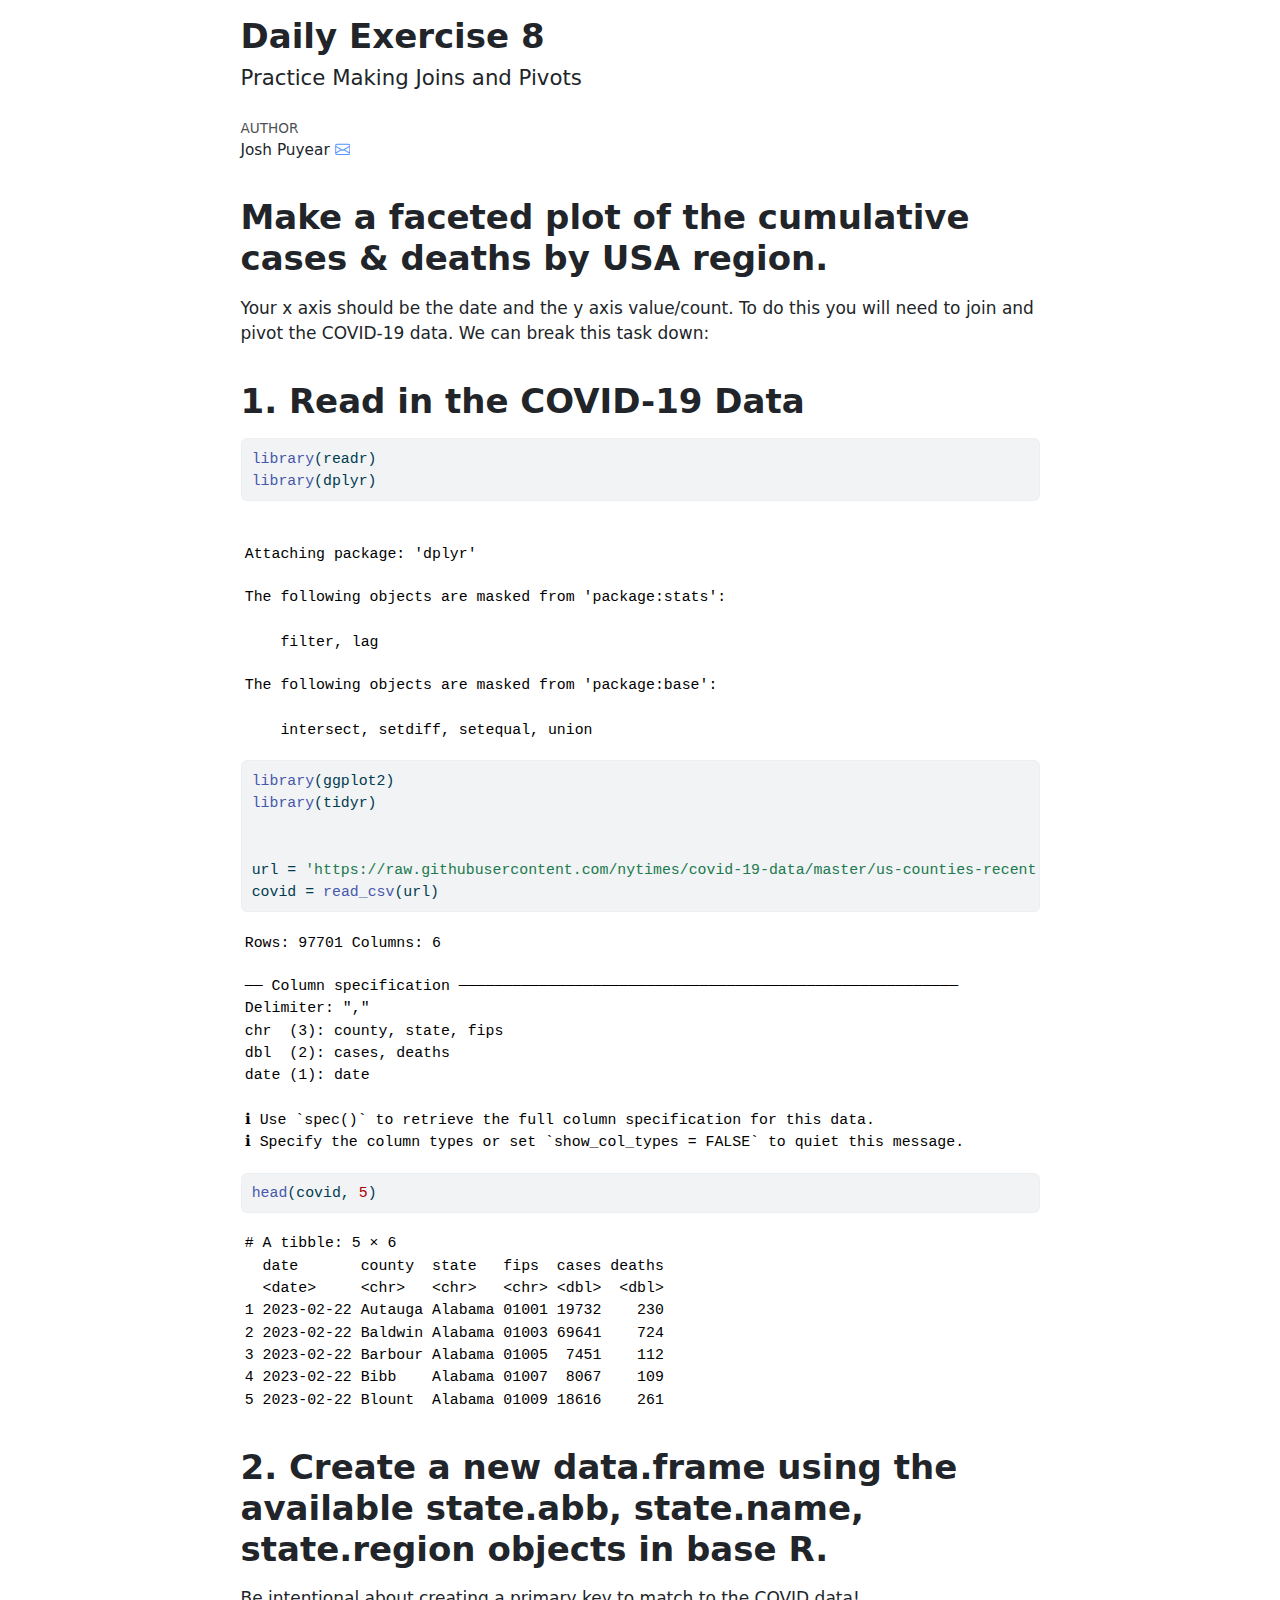
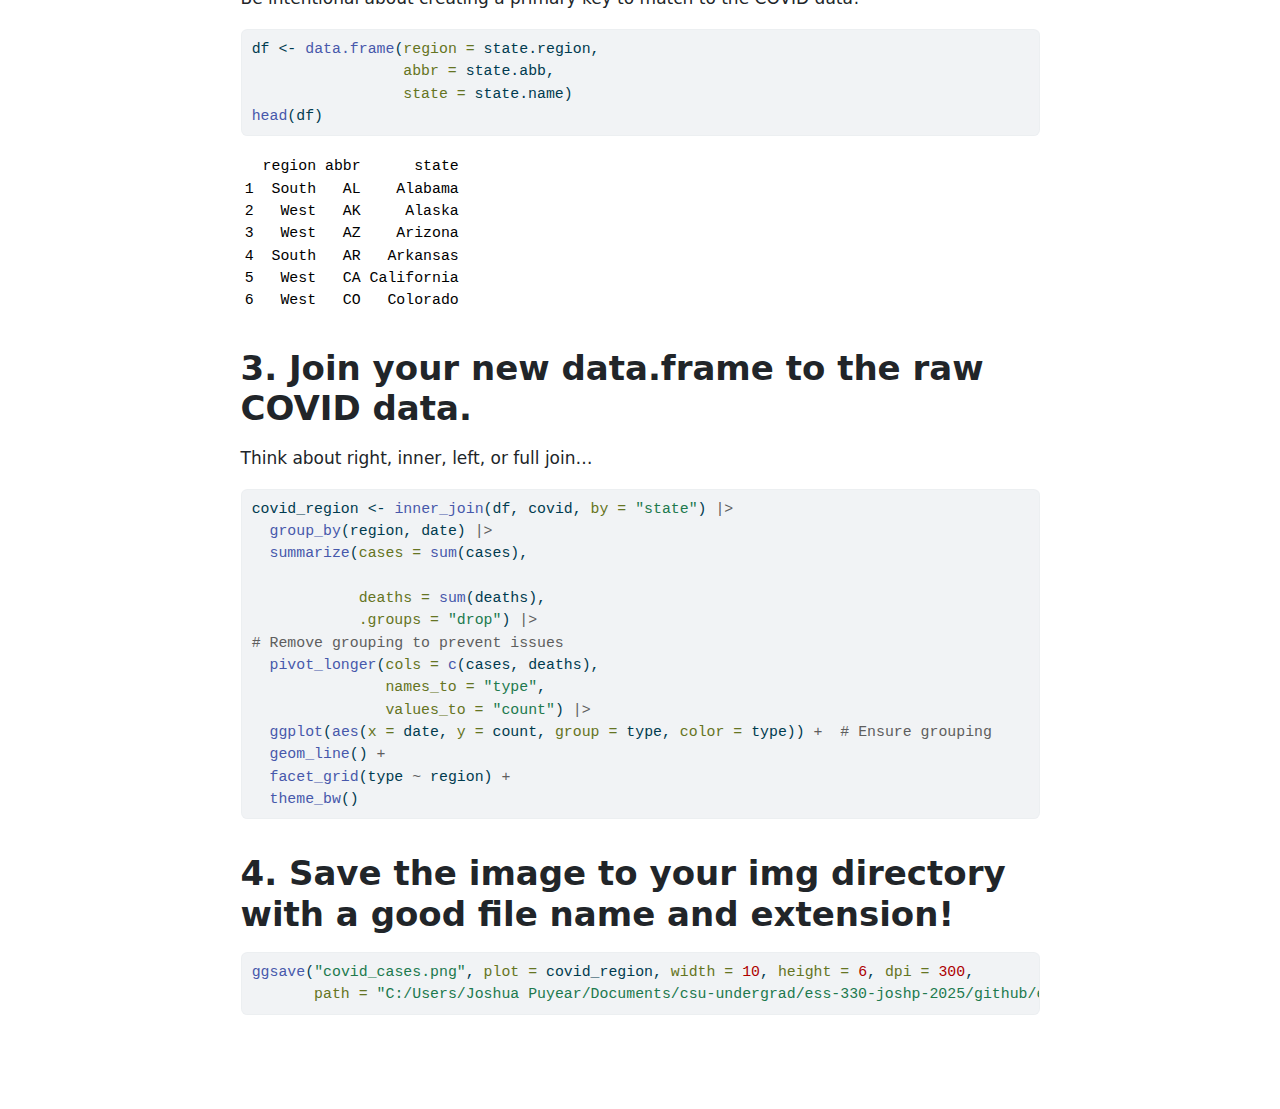
<file: 08-exercise.html>
<!DOCTYPE html>
<html xmlns="http://www.w3.org/1999/xhtml" lang="en" xml:lang="en"><head>

<meta charset="utf-8">
<meta name="generator" content="quarto-1.5.57">

<meta name="viewport" content="width=device-width, initial-scale=1.0, user-scalable=yes">

<meta name="author" content="Josh Puyear">

<title>Daily Exercise 8</title>
<style>
code{white-space: pre-wrap;}
span.smallcaps{font-variant: small-caps;}
div.columns{display: flex; gap: min(4vw, 1.5em);}
div.column{flex: auto; overflow-x: auto;}
div.hanging-indent{margin-left: 1.5em; text-indent: -1.5em;}
ul.task-list{list-style: none;}
ul.task-list li input[type="checkbox"] {
  width: 0.8em;
  margin: 0 0.8em 0.2em -1em; /* quarto-specific, see https://github.com/quarto-dev/quarto-cli/issues/4556 */ 
  vertical-align: middle;
}
/* CSS for syntax highlighting */
pre > code.sourceCode { white-space: pre; position: relative; }
pre > code.sourceCode > span { line-height: 1.25; }
pre > code.sourceCode > span:empty { height: 1.2em; }
.sourceCode { overflow: visible; }
code.sourceCode > span { color: inherit; text-decoration: inherit; }
div.sourceCode { margin: 1em 0; }
pre.sourceCode { margin: 0; }
@media screen {
div.sourceCode { overflow: auto; }
}
@media print {
pre > code.sourceCode { white-space: pre-wrap; }
pre > code.sourceCode > span { display: inline-block; text-indent: -5em; padding-left: 5em; }
}
pre.numberSource code
  { counter-reset: source-line 0; }
pre.numberSource code > span
  { position: relative; left: -4em; counter-increment: source-line; }
pre.numberSource code > span > a:first-child::before
  { content: counter(source-line);
    position: relative; left: -1em; text-align: right; vertical-align: baseline;
    border: none; display: inline-block;
    -webkit-touch-callout: none; -webkit-user-select: none;
    -khtml-user-select: none; -moz-user-select: none;
    -ms-user-select: none; user-select: none;
    padding: 0 4px; width: 4em;
  }
pre.numberSource { margin-left: 3em;  padding-left: 4px; }
div.sourceCode
  {   }
@media screen {
pre > code.sourceCode > span > a:first-child::before { text-decoration: underline; }
}
</style>


<script src="08-exercise_files/libs/clipboard/clipboard.min.js"></script>
<script src="08-exercise_files/libs/quarto-html/quarto.js"></script>
<script src="08-exercise_files/libs/quarto-html/popper.min.js"></script>
<script src="08-exercise_files/libs/quarto-html/tippy.umd.min.js"></script>
<script src="08-exercise_files/libs/quarto-html/anchor.min.js"></script>
<link href="08-exercise_files/libs/quarto-html/tippy.css" rel="stylesheet">
<link href="08-exercise_files/libs/quarto-html/quarto-syntax-highlighting.css" rel="stylesheet" id="quarto-text-highlighting-styles">
<script src="08-exercise_files/libs/bootstrap/bootstrap.min.js"></script>
<link href="08-exercise_files/libs/bootstrap/bootstrap-icons.css" rel="stylesheet">
<link href="08-exercise_files/libs/bootstrap/bootstrap.min.css" rel="stylesheet" id="quarto-bootstrap" data-mode="light">


</head>

<body class="fullcontent">

<div id="quarto-content" class="page-columns page-rows-contents page-layout-article">

<main class="content" id="quarto-document-content">

<header id="title-block-header" class="quarto-title-block default">
<div class="quarto-title">
<h1 class="title">Daily Exercise 8</h1>
<p class="subtitle lead">Practice Making Joins and Pivots</p>
</div>



<div class="quarto-title-meta">

    <div>
    <div class="quarto-title-meta-heading">Author</div>
    <div class="quarto-title-meta-contents">
             <p>Josh Puyear <a href="mailto:jpuyear@colostate.edu" class="quarto-title-author-email"><i class="bi bi-envelope"></i></a> </p>
          </div>
  </div>
    
  
    
  </div>
  


</header>


<section id="make-a-faceted-plot-of-the-cumulative-cases-deaths-by-usa-region." class="level1">
<h1>Make a faceted plot of the cumulative cases &amp; deaths by USA region.</h1>
<p>Your x axis should be the date and the y axis value/count. To do this you will need to join and pivot the COVID-19 data. We can break this task down:</p>
</section>
<section id="read-in-the-covid-19-data" class="level1">
<h1>1. Read in the COVID-19 Data</h1>
<div class="cell">
<div class="sourceCode cell-code" id="cb1"><pre class="sourceCode r code-with-copy"><code class="sourceCode r"><span id="cb1-1"><a href="#cb1-1" aria-hidden="true" tabindex="-1"></a><span class="fu">library</span>(readr)</span>
<span id="cb1-2"><a href="#cb1-2" aria-hidden="true" tabindex="-1"></a><span class="fu">library</span>(dplyr)</span></code><button title="Copy to Clipboard" class="code-copy-button"><i class="bi"></i></button></pre></div>
<div class="cell-output cell-output-stderr">
<pre><code>
Attaching package: 'dplyr'</code></pre>
</div>
<div class="cell-output cell-output-stderr">
<pre><code>The following objects are masked from 'package:stats':

    filter, lag</code></pre>
</div>
<div class="cell-output cell-output-stderr">
<pre><code>The following objects are masked from 'package:base':

    intersect, setdiff, setequal, union</code></pre>
</div>
<div class="sourceCode cell-code" id="cb5"><pre class="sourceCode r code-with-copy"><code class="sourceCode r"><span id="cb5-1"><a href="#cb5-1" aria-hidden="true" tabindex="-1"></a><span class="fu">library</span>(ggplot2)</span>
<span id="cb5-2"><a href="#cb5-2" aria-hidden="true" tabindex="-1"></a><span class="fu">library</span>(tidyr)</span>
<span id="cb5-3"><a href="#cb5-3" aria-hidden="true" tabindex="-1"></a></span>
<span id="cb5-4"><a href="#cb5-4" aria-hidden="true" tabindex="-1"></a></span>
<span id="cb5-5"><a href="#cb5-5" aria-hidden="true" tabindex="-1"></a>url <span class="ot">=</span> <span class="st">'https://raw.githubusercontent.com/nytimes/covid-19-data/master/us-counties-recent.csv'</span></span>
<span id="cb5-6"><a href="#cb5-6" aria-hidden="true" tabindex="-1"></a>covid <span class="ot">=</span> <span class="fu">read_csv</span>(url)</span></code><button title="Copy to Clipboard" class="code-copy-button"><i class="bi"></i></button></pre></div>
<div class="cell-output cell-output-stderr">
<pre><code>Rows: 97701 Columns: 6</code></pre>
</div>
<div class="cell-output cell-output-stderr">
<pre><code>── Column specification ────────────────────────────────────────────────────────
Delimiter: ","
chr  (3): county, state, fips
dbl  (2): cases, deaths
date (1): date

ℹ Use `spec()` to retrieve the full column specification for this data.
ℹ Specify the column types or set `show_col_types = FALSE` to quiet this message.</code></pre>
</div>
<div class="sourceCode cell-code" id="cb8"><pre class="sourceCode r code-with-copy"><code class="sourceCode r"><span id="cb8-1"><a href="#cb8-1" aria-hidden="true" tabindex="-1"></a><span class="fu">head</span>(covid, <span class="dv">5</span>)</span></code><button title="Copy to Clipboard" class="code-copy-button"><i class="bi"></i></button></pre></div>
<div class="cell-output cell-output-stdout">
<pre><code># A tibble: 5 × 6
  date       county  state   fips  cases deaths
  &lt;date&gt;     &lt;chr&gt;   &lt;chr&gt;   &lt;chr&gt; &lt;dbl&gt;  &lt;dbl&gt;
1 2023-02-22 Autauga Alabama 01001 19732    230
2 2023-02-22 Baldwin Alabama 01003 69641    724
3 2023-02-22 Barbour Alabama 01005  7451    112
4 2023-02-22 Bibb    Alabama 01007  8067    109
5 2023-02-22 Blount  Alabama 01009 18616    261</code></pre>
</div>
</div>
</section>
<section id="create-a-new-data.frame-using-the-available-state.abb-state.name-state.region-objects-in-base-r." class="level1">
<h1>2. Create a new data.frame using the available state.abb, state.name, state.region objects in base R.</h1>
<p>Be intentional about creating a primary key to match to the COVID data!</p>
<div class="cell">
<div class="sourceCode cell-code" id="cb10"><pre class="sourceCode r code-with-copy"><code class="sourceCode r"><span id="cb10-1"><a href="#cb10-1" aria-hidden="true" tabindex="-1"></a>df <span class="ot">&lt;-</span> <span class="fu">data.frame</span>(<span class="at">region =</span> state.region,</span>
<span id="cb10-2"><a href="#cb10-2" aria-hidden="true" tabindex="-1"></a>                 <span class="at">abbr =</span> state.abb,</span>
<span id="cb10-3"><a href="#cb10-3" aria-hidden="true" tabindex="-1"></a>                 <span class="at">state =</span> state.name)</span>
<span id="cb10-4"><a href="#cb10-4" aria-hidden="true" tabindex="-1"></a><span class="fu">head</span>(df)</span></code><button title="Copy to Clipboard" class="code-copy-button"><i class="bi"></i></button></pre></div>
<div class="cell-output cell-output-stdout">
<pre><code>  region abbr      state
1  South   AL    Alabama
2   West   AK     Alaska
3   West   AZ    Arizona
4  South   AR   Arkansas
5   West   CA California
6   West   CO   Colorado</code></pre>
</div>
</div>
</section>
<section id="join-your-new-data.frame-to-the-raw-covid-data." class="level1">
<h1>3. Join your new data.frame to the raw COVID data.</h1>
<p>Think about right, inner, left, or full join…</p>
<div class="cell">
<div class="sourceCode cell-code" id="cb12"><pre class="sourceCode r code-with-copy"><code class="sourceCode r"><span id="cb12-1"><a href="#cb12-1" aria-hidden="true" tabindex="-1"></a>covid_region <span class="ot">&lt;-</span> <span class="fu">inner_join</span>(df, covid, <span class="at">by =</span> <span class="st">"state"</span>) <span class="sc">|&gt;</span></span>
<span id="cb12-2"><a href="#cb12-2" aria-hidden="true" tabindex="-1"></a>  <span class="fu">group_by</span>(region, date) <span class="sc">|&gt;</span>  </span>
<span id="cb12-3"><a href="#cb12-3" aria-hidden="true" tabindex="-1"></a>  <span class="fu">summarize</span>(<span class="at">cases =</span> <span class="fu">sum</span>(cases),  </span>
<span id="cb12-4"><a href="#cb12-4" aria-hidden="true" tabindex="-1"></a></span>
<span id="cb12-5"><a href="#cb12-5" aria-hidden="true" tabindex="-1"></a>            <span class="at">deaths =</span> <span class="fu">sum</span>(deaths), </span>
<span id="cb12-6"><a href="#cb12-6" aria-hidden="true" tabindex="-1"></a>            <span class="at">.groups =</span> <span class="st">"drop"</span>) <span class="sc">|&gt;</span>  </span>
<span id="cb12-7"><a href="#cb12-7" aria-hidden="true" tabindex="-1"></a><span class="co"># Remove grouping to prevent issues</span></span>
<span id="cb12-8"><a href="#cb12-8" aria-hidden="true" tabindex="-1"></a>  <span class="fu">pivot_longer</span>(<span class="at">cols =</span> <span class="fu">c</span>(cases, deaths),</span>
<span id="cb12-9"><a href="#cb12-9" aria-hidden="true" tabindex="-1"></a>               <span class="at">names_to =</span> <span class="st">"type"</span>,</span>
<span id="cb12-10"><a href="#cb12-10" aria-hidden="true" tabindex="-1"></a>               <span class="at">values_to =</span> <span class="st">"count"</span>) <span class="sc">|&gt;</span></span>
<span id="cb12-11"><a href="#cb12-11" aria-hidden="true" tabindex="-1"></a>  <span class="fu">ggplot</span>(<span class="fu">aes</span>(<span class="at">x =</span> date, <span class="at">y =</span> count, <span class="at">group =</span> type, <span class="at">color =</span> type)) <span class="sc">+</span>  <span class="co"># Ensure grouping</span></span>
<span id="cb12-12"><a href="#cb12-12" aria-hidden="true" tabindex="-1"></a>  <span class="fu">geom_line</span>() <span class="sc">+</span>                 </span>
<span id="cb12-13"><a href="#cb12-13" aria-hidden="true" tabindex="-1"></a>  <span class="fu">facet_grid</span>(type <span class="sc">~</span> region) <span class="sc">+</span></span>
<span id="cb12-14"><a href="#cb12-14" aria-hidden="true" tabindex="-1"></a>  <span class="fu">theme_bw</span>()</span></code><button title="Copy to Clipboard" class="code-copy-button"><i class="bi"></i></button></pre></div>
</div>
</section>
<section id="save-the-image-to-your-img-directory-with-a-good-file-name-and-extension" class="level1">
<h1>4. Save the image to your img directory with a good file name and extension!</h1>
<div class="cell">
<div class="sourceCode cell-code" id="cb13"><pre class="sourceCode r code-with-copy"><code class="sourceCode r"><span id="cb13-1"><a href="#cb13-1" aria-hidden="true" tabindex="-1"></a><span class="fu">ggsave</span>(<span class="st">"covid_cases.png"</span>, <span class="at">plot =</span> covid_region, <span class="at">width =</span> <span class="dv">10</span>, <span class="at">height =</span> <span class="dv">6</span>, <span class="at">dpi =</span> <span class="dv">300</span>, </span>
<span id="cb13-2"><a href="#cb13-2" aria-hidden="true" tabindex="-1"></a>       <span class="at">path =</span> <span class="st">"C:/Users/Joshua Puyear/Documents/csu-undergrad/ess-330-joshp-2025/github/ess-330-daily-exercises/all-daily-exercises/imgs"</span>)</span></code><button title="Copy to Clipboard" class="code-copy-button"><i class="bi"></i></button></pre></div>
</div>
</section>

</main>
<!-- /main column -->
<script id="quarto-html-after-body" type="application/javascript">
window.document.addEventListener("DOMContentLoaded", function (event) {
  const toggleBodyColorMode = (bsSheetEl) => {
    const mode = bsSheetEl.getAttribute("data-mode");
    const bodyEl = window.document.querySelector("body");
    if (mode === "dark") {
      bodyEl.classList.add("quarto-dark");
      bodyEl.classList.remove("quarto-light");
    } else {
      bodyEl.classList.add("quarto-light");
      bodyEl.classList.remove("quarto-dark");
    }
  }
  const toggleBodyColorPrimary = () => {
    const bsSheetEl = window.document.querySelector("link#quarto-bootstrap");
    if (bsSheetEl) {
      toggleBodyColorMode(bsSheetEl);
    }
  }
  toggleBodyColorPrimary();  
  const icon = "";
  const anchorJS = new window.AnchorJS();
  anchorJS.options = {
    placement: 'right',
    icon: icon
  };
  anchorJS.add('.anchored');
  const isCodeAnnotation = (el) => {
    for (const clz of el.classList) {
      if (clz.startsWith('code-annotation-')) {                     
        return true;
      }
    }
    return false;
  }
  const onCopySuccess = function(e) {
    // button target
    const button = e.trigger;
    // don't keep focus
    button.blur();
    // flash "checked"
    button.classList.add('code-copy-button-checked');
    var currentTitle = button.getAttribute("title");
    button.setAttribute("title", "Copied!");
    let tooltip;
    if (window.bootstrap) {
      button.setAttribute("data-bs-toggle", "tooltip");
      button.setAttribute("data-bs-placement", "left");
      button.setAttribute("data-bs-title", "Copied!");
      tooltip = new bootstrap.Tooltip(button, 
        { trigger: "manual", 
          customClass: "code-copy-button-tooltip",
          offset: [0, -8]});
      tooltip.show();    
    }
    setTimeout(function() {
      if (tooltip) {
        tooltip.hide();
        button.removeAttribute("data-bs-title");
        button.removeAttribute("data-bs-toggle");
        button.removeAttribute("data-bs-placement");
      }
      button.setAttribute("title", currentTitle);
      button.classList.remove('code-copy-button-checked');
    }, 1000);
    // clear code selection
    e.clearSelection();
  }
  const getTextToCopy = function(trigger) {
      const codeEl = trigger.previousElementSibling.cloneNode(true);
      for (const childEl of codeEl.children) {
        if (isCodeAnnotation(childEl)) {
          childEl.remove();
        }
      }
      return codeEl.innerText;
  }
  const clipboard = new window.ClipboardJS('.code-copy-button:not([data-in-quarto-modal])', {
    text: getTextToCopy
  });
  clipboard.on('success', onCopySuccess);
  if (window.document.getElementById('quarto-embedded-source-code-modal')) {
    // For code content inside modals, clipBoardJS needs to be initialized with a container option
    // TODO: Check when it could be a function (https://github.com/zenorocha/clipboard.js/issues/860)
    const clipboardModal = new window.ClipboardJS('.code-copy-button[data-in-quarto-modal]', {
      text: getTextToCopy,
      container: window.document.getElementById('quarto-embedded-source-code-modal')
    });
    clipboardModal.on('success', onCopySuccess);
  }
    var localhostRegex = new RegExp(/^(?:http|https):\/\/localhost\:?[0-9]*\//);
    var mailtoRegex = new RegExp(/^mailto:/);
      var filterRegex = new RegExp('/' + window.location.host + '/');
    var isInternal = (href) => {
        return filterRegex.test(href) || localhostRegex.test(href) || mailtoRegex.test(href);
    }
    // Inspect non-navigation links and adorn them if external
 	var links = window.document.querySelectorAll('a[href]:not(.nav-link):not(.navbar-brand):not(.toc-action):not(.sidebar-link):not(.sidebar-item-toggle):not(.pagination-link):not(.no-external):not([aria-hidden]):not(.dropdown-item):not(.quarto-navigation-tool):not(.about-link)');
    for (var i=0; i<links.length; i++) {
      const link = links[i];
      if (!isInternal(link.href)) {
        // undo the damage that might have been done by quarto-nav.js in the case of
        // links that we want to consider external
        if (link.dataset.originalHref !== undefined) {
          link.href = link.dataset.originalHref;
        }
      }
    }
  function tippyHover(el, contentFn, onTriggerFn, onUntriggerFn) {
    const config = {
      allowHTML: true,
      maxWidth: 500,
      delay: 100,
      arrow: false,
      appendTo: function(el) {
          return el.parentElement;
      },
      interactive: true,
      interactiveBorder: 10,
      theme: 'quarto',
      placement: 'bottom-start',
    };
    if (contentFn) {
      config.content = contentFn;
    }
    if (onTriggerFn) {
      config.onTrigger = onTriggerFn;
    }
    if (onUntriggerFn) {
      config.onUntrigger = onUntriggerFn;
    }
    window.tippy(el, config); 
  }
  const noterefs = window.document.querySelectorAll('a[role="doc-noteref"]');
  for (var i=0; i<noterefs.length; i++) {
    const ref = noterefs[i];
    tippyHover(ref, function() {
      // use id or data attribute instead here
      let href = ref.getAttribute('data-footnote-href') || ref.getAttribute('href');
      try { href = new URL(href).hash; } catch {}
      const id = href.replace(/^#\/?/, "");
      const note = window.document.getElementById(id);
      if (note) {
        return note.innerHTML;
      } else {
        return "";
      }
    });
  }
  const xrefs = window.document.querySelectorAll('a.quarto-xref');
  const processXRef = (id, note) => {
    // Strip column container classes
    const stripColumnClz = (el) => {
      el.classList.remove("page-full", "page-columns");
      if (el.children) {
        for (const child of el.children) {
          stripColumnClz(child);
        }
      }
    }
    stripColumnClz(note)
    if (id === null || id.startsWith('sec-')) {
      // Special case sections, only their first couple elements
      const container = document.createElement("div");
      if (note.children && note.children.length > 2) {
        container.appendChild(note.children[0].cloneNode(true));
        for (let i = 1; i < note.children.length; i++) {
          const child = note.children[i];
          if (child.tagName === "P" && child.innerText === "") {
            continue;
          } else {
            container.appendChild(child.cloneNode(true));
            break;
          }
        }
        if (window.Quarto?.typesetMath) {
          window.Quarto.typesetMath(container);
        }
        return container.innerHTML
      } else {
        if (window.Quarto?.typesetMath) {
          window.Quarto.typesetMath(note);
        }
        return note.innerHTML;
      }
    } else {
      // Remove any anchor links if they are present
      const anchorLink = note.querySelector('a.anchorjs-link');
      if (anchorLink) {
        anchorLink.remove();
      }
      if (window.Quarto?.typesetMath) {
        window.Quarto.typesetMath(note);
      }
      // TODO in 1.5, we should make sure this works without a callout special case
      if (note.classList.contains("callout")) {
        return note.outerHTML;
      } else {
        return note.innerHTML;
      }
    }
  }
  for (var i=0; i<xrefs.length; i++) {
    const xref = xrefs[i];
    tippyHover(xref, undefined, function(instance) {
      instance.disable();
      let url = xref.getAttribute('href');
      let hash = undefined; 
      if (url.startsWith('#')) {
        hash = url;
      } else {
        try { hash = new URL(url).hash; } catch {}
      }
      if (hash) {
        const id = hash.replace(/^#\/?/, "");
        const note = window.document.getElementById(id);
        if (note !== null) {
          try {
            const html = processXRef(id, note.cloneNode(true));
            instance.setContent(html);
          } finally {
            instance.enable();
            instance.show();
          }
        } else {
          // See if we can fetch this
          fetch(url.split('#')[0])
          .then(res => res.text())
          .then(html => {
            const parser = new DOMParser();
            const htmlDoc = parser.parseFromString(html, "text/html");
            const note = htmlDoc.getElementById(id);
            if (note !== null) {
              const html = processXRef(id, note);
              instance.setContent(html);
            } 
          }).finally(() => {
            instance.enable();
            instance.show();
          });
        }
      } else {
        // See if we can fetch a full url (with no hash to target)
        // This is a special case and we should probably do some content thinning / targeting
        fetch(url)
        .then(res => res.text())
        .then(html => {
          const parser = new DOMParser();
          const htmlDoc = parser.parseFromString(html, "text/html");
          const note = htmlDoc.querySelector('main.content');
          if (note !== null) {
            // This should only happen for chapter cross references
            // (since there is no id in the URL)
            // remove the first header
            if (note.children.length > 0 && note.children[0].tagName === "HEADER") {
              note.children[0].remove();
            }
            const html = processXRef(null, note);
            instance.setContent(html);
          } 
        }).finally(() => {
          instance.enable();
          instance.show();
        });
      }
    }, function(instance) {
    });
  }
      let selectedAnnoteEl;
      const selectorForAnnotation = ( cell, annotation) => {
        let cellAttr = 'data-code-cell="' + cell + '"';
        let lineAttr = 'data-code-annotation="' +  annotation + '"';
        const selector = 'span[' + cellAttr + '][' + lineAttr + ']';
        return selector;
      }
      const selectCodeLines = (annoteEl) => {
        const doc = window.document;
        const targetCell = annoteEl.getAttribute("data-target-cell");
        const targetAnnotation = annoteEl.getAttribute("data-target-annotation");
        const annoteSpan = window.document.querySelector(selectorForAnnotation(targetCell, targetAnnotation));
        const lines = annoteSpan.getAttribute("data-code-lines").split(",");
        const lineIds = lines.map((line) => {
          return targetCell + "-" + line;
        })
        let top = null;
        let height = null;
        let parent = null;
        if (lineIds.length > 0) {
            //compute the position of the single el (top and bottom and make a div)
            const el = window.document.getElementById(lineIds[0]);
            top = el.offsetTop;
            height = el.offsetHeight;
            parent = el.parentElement.parentElement;
          if (lineIds.length > 1) {
            const lastEl = window.document.getElementById(lineIds[lineIds.length - 1]);
            const bottom = lastEl.offsetTop + lastEl.offsetHeight;
            height = bottom - top;
          }
          if (top !== null && height !== null && parent !== null) {
            // cook up a div (if necessary) and position it 
            let div = window.document.getElementById("code-annotation-line-highlight");
            if (div === null) {
              div = window.document.createElement("div");
              div.setAttribute("id", "code-annotation-line-highlight");
              div.style.position = 'absolute';
              parent.appendChild(div);
            }
            div.style.top = top - 2 + "px";
            div.style.height = height + 4 + "px";
            div.style.left = 0;
            let gutterDiv = window.document.getElementById("code-annotation-line-highlight-gutter");
            if (gutterDiv === null) {
              gutterDiv = window.document.createElement("div");
              gutterDiv.setAttribute("id", "code-annotation-line-highlight-gutter");
              gutterDiv.style.position = 'absolute';
              const codeCell = window.document.getElementById(targetCell);
              const gutter = codeCell.querySelector('.code-annotation-gutter');
              gutter.appendChild(gutterDiv);
            }
            gutterDiv.style.top = top - 2 + "px";
            gutterDiv.style.height = height + 4 + "px";
          }
          selectedAnnoteEl = annoteEl;
        }
      };
      const unselectCodeLines = () => {
        const elementsIds = ["code-annotation-line-highlight", "code-annotation-line-highlight-gutter"];
        elementsIds.forEach((elId) => {
          const div = window.document.getElementById(elId);
          if (div) {
            div.remove();
          }
        });
        selectedAnnoteEl = undefined;
      };
        // Handle positioning of the toggle
    window.addEventListener(
      "resize",
      throttle(() => {
        elRect = undefined;
        if (selectedAnnoteEl) {
          selectCodeLines(selectedAnnoteEl);
        }
      }, 10)
    );
    function throttle(fn, ms) {
    let throttle = false;
    let timer;
      return (...args) => {
        if(!throttle) { // first call gets through
            fn.apply(this, args);
            throttle = true;
        } else { // all the others get throttled
            if(timer) clearTimeout(timer); // cancel #2
            timer = setTimeout(() => {
              fn.apply(this, args);
              timer = throttle = false;
            }, ms);
        }
      };
    }
      // Attach click handler to the DT
      const annoteDls = window.document.querySelectorAll('dt[data-target-cell]');
      for (const annoteDlNode of annoteDls) {
        annoteDlNode.addEventListener('click', (event) => {
          const clickedEl = event.target;
          if (clickedEl !== selectedAnnoteEl) {
            unselectCodeLines();
            const activeEl = window.document.querySelector('dt[data-target-cell].code-annotation-active');
            if (activeEl) {
              activeEl.classList.remove('code-annotation-active');
            }
            selectCodeLines(clickedEl);
            clickedEl.classList.add('code-annotation-active');
          } else {
            // Unselect the line
            unselectCodeLines();
            clickedEl.classList.remove('code-annotation-active');
          }
        });
      }
  const findCites = (el) => {
    const parentEl = el.parentElement;
    if (parentEl) {
      const cites = parentEl.dataset.cites;
      if (cites) {
        return {
          el,
          cites: cites.split(' ')
        };
      } else {
        return findCites(el.parentElement)
      }
    } else {
      return undefined;
    }
  };
  var bibliorefs = window.document.querySelectorAll('a[role="doc-biblioref"]');
  for (var i=0; i<bibliorefs.length; i++) {
    const ref = bibliorefs[i];
    const citeInfo = findCites(ref);
    if (citeInfo) {
      tippyHover(citeInfo.el, function() {
        var popup = window.document.createElement('div');
        citeInfo.cites.forEach(function(cite) {
          var citeDiv = window.document.createElement('div');
          citeDiv.classList.add('hanging-indent');
          citeDiv.classList.add('csl-entry');
          var biblioDiv = window.document.getElementById('ref-' + cite);
          if (biblioDiv) {
            citeDiv.innerHTML = biblioDiv.innerHTML;
          }
          popup.appendChild(citeDiv);
        });
        return popup.innerHTML;
      });
    }
  }
});
</script>
</div> <!-- /content -->




</body></html>
</file>
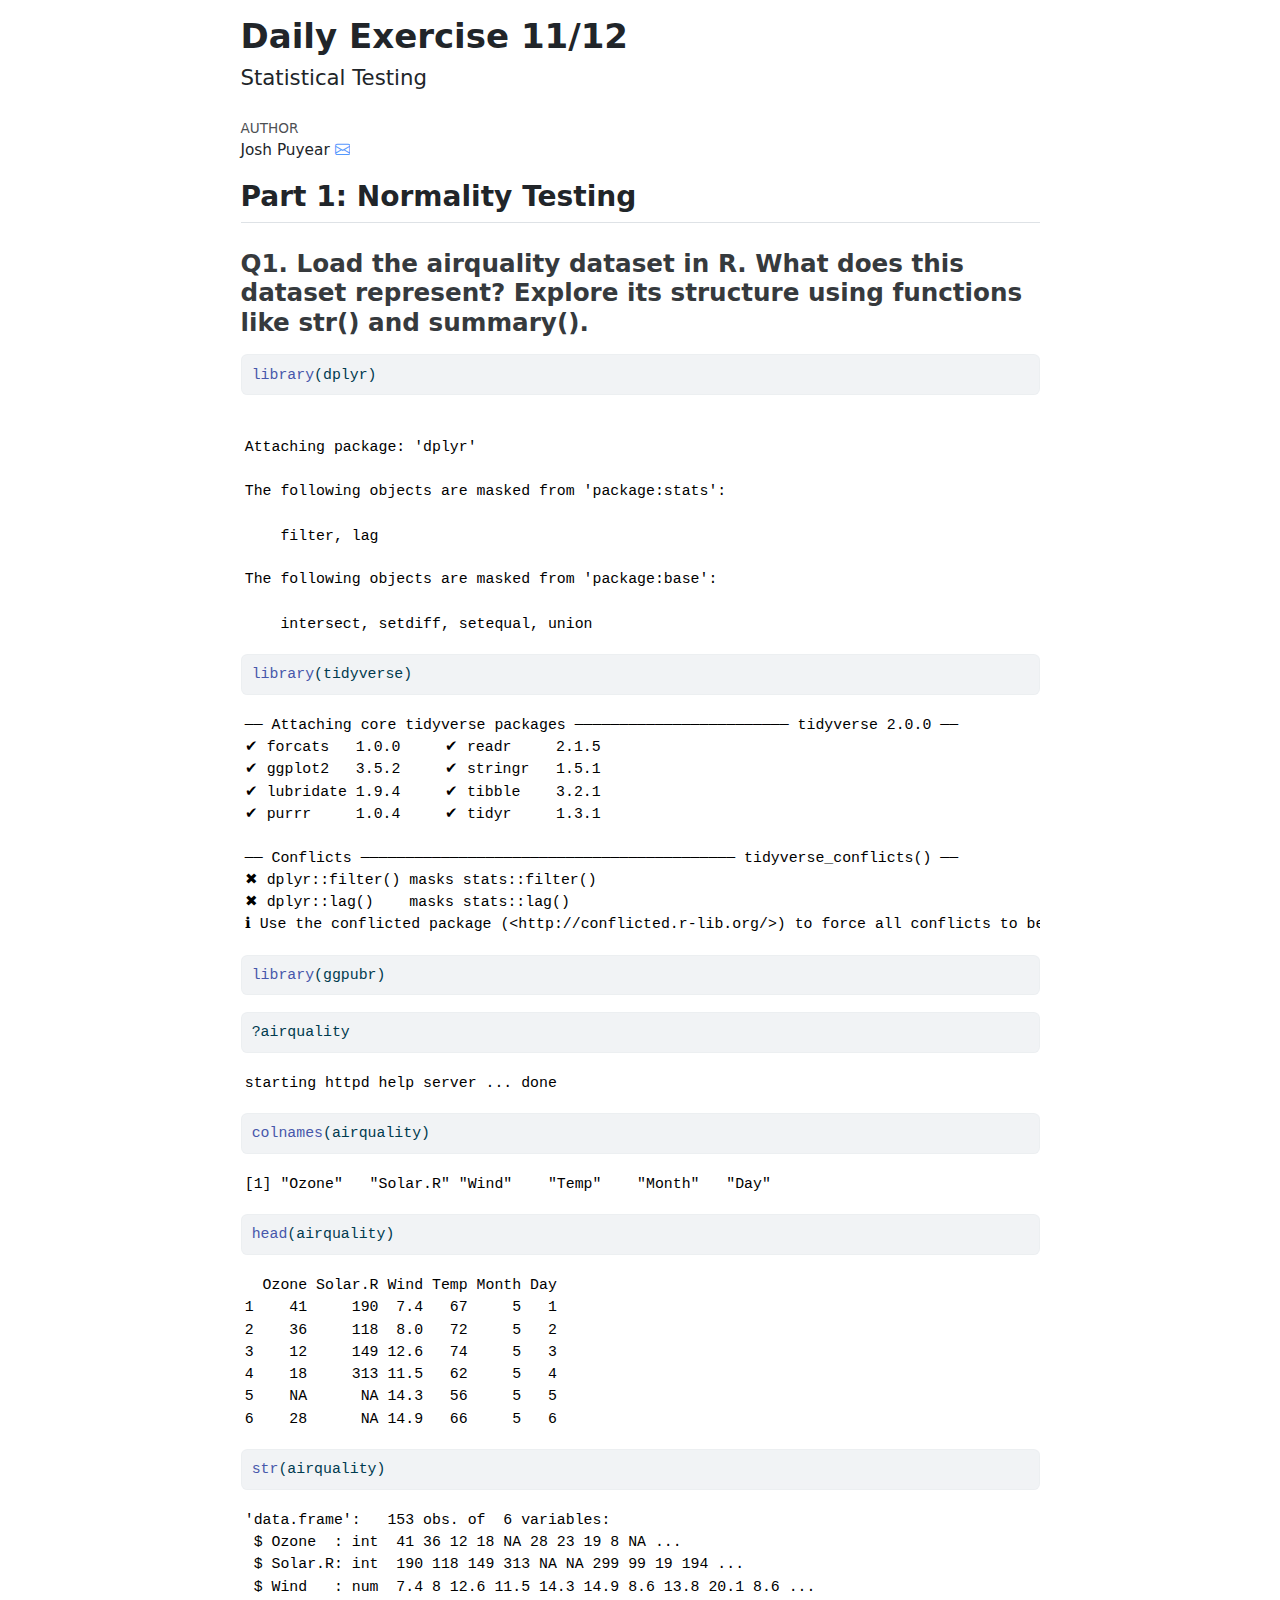
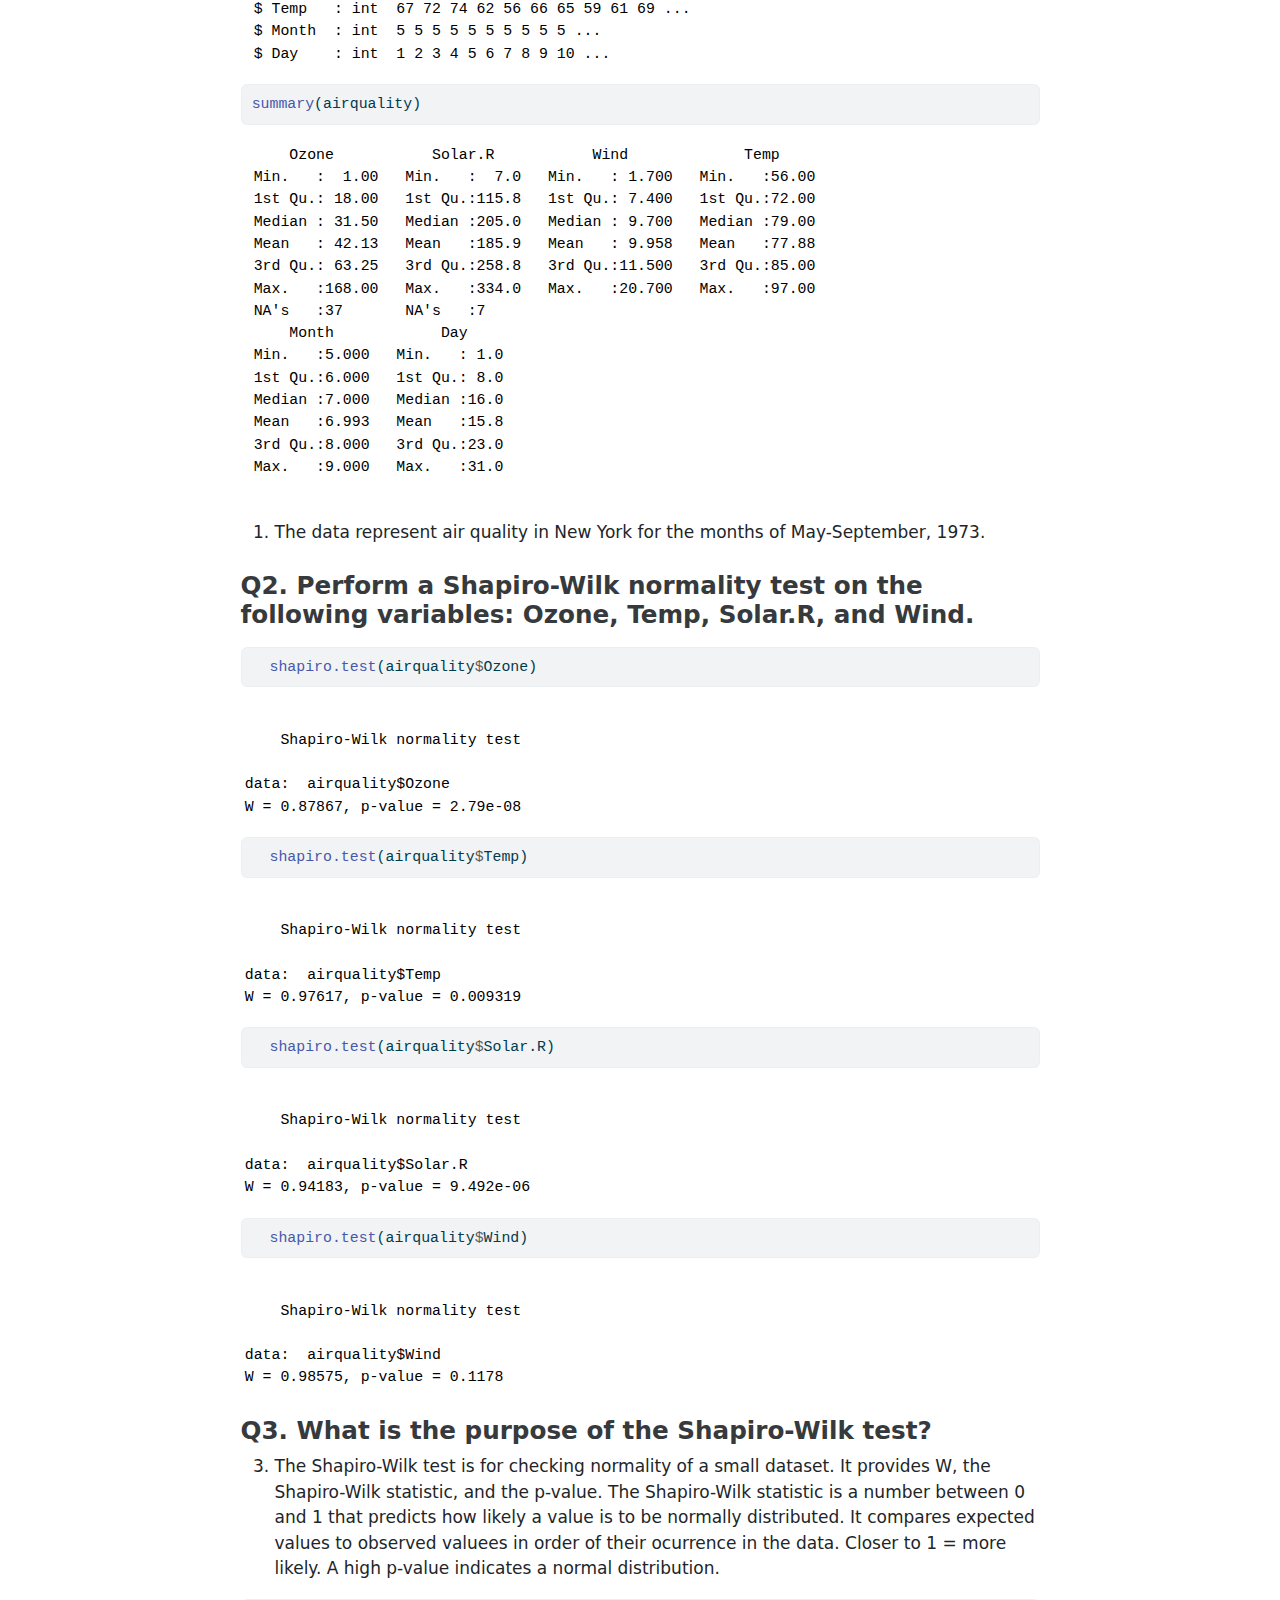
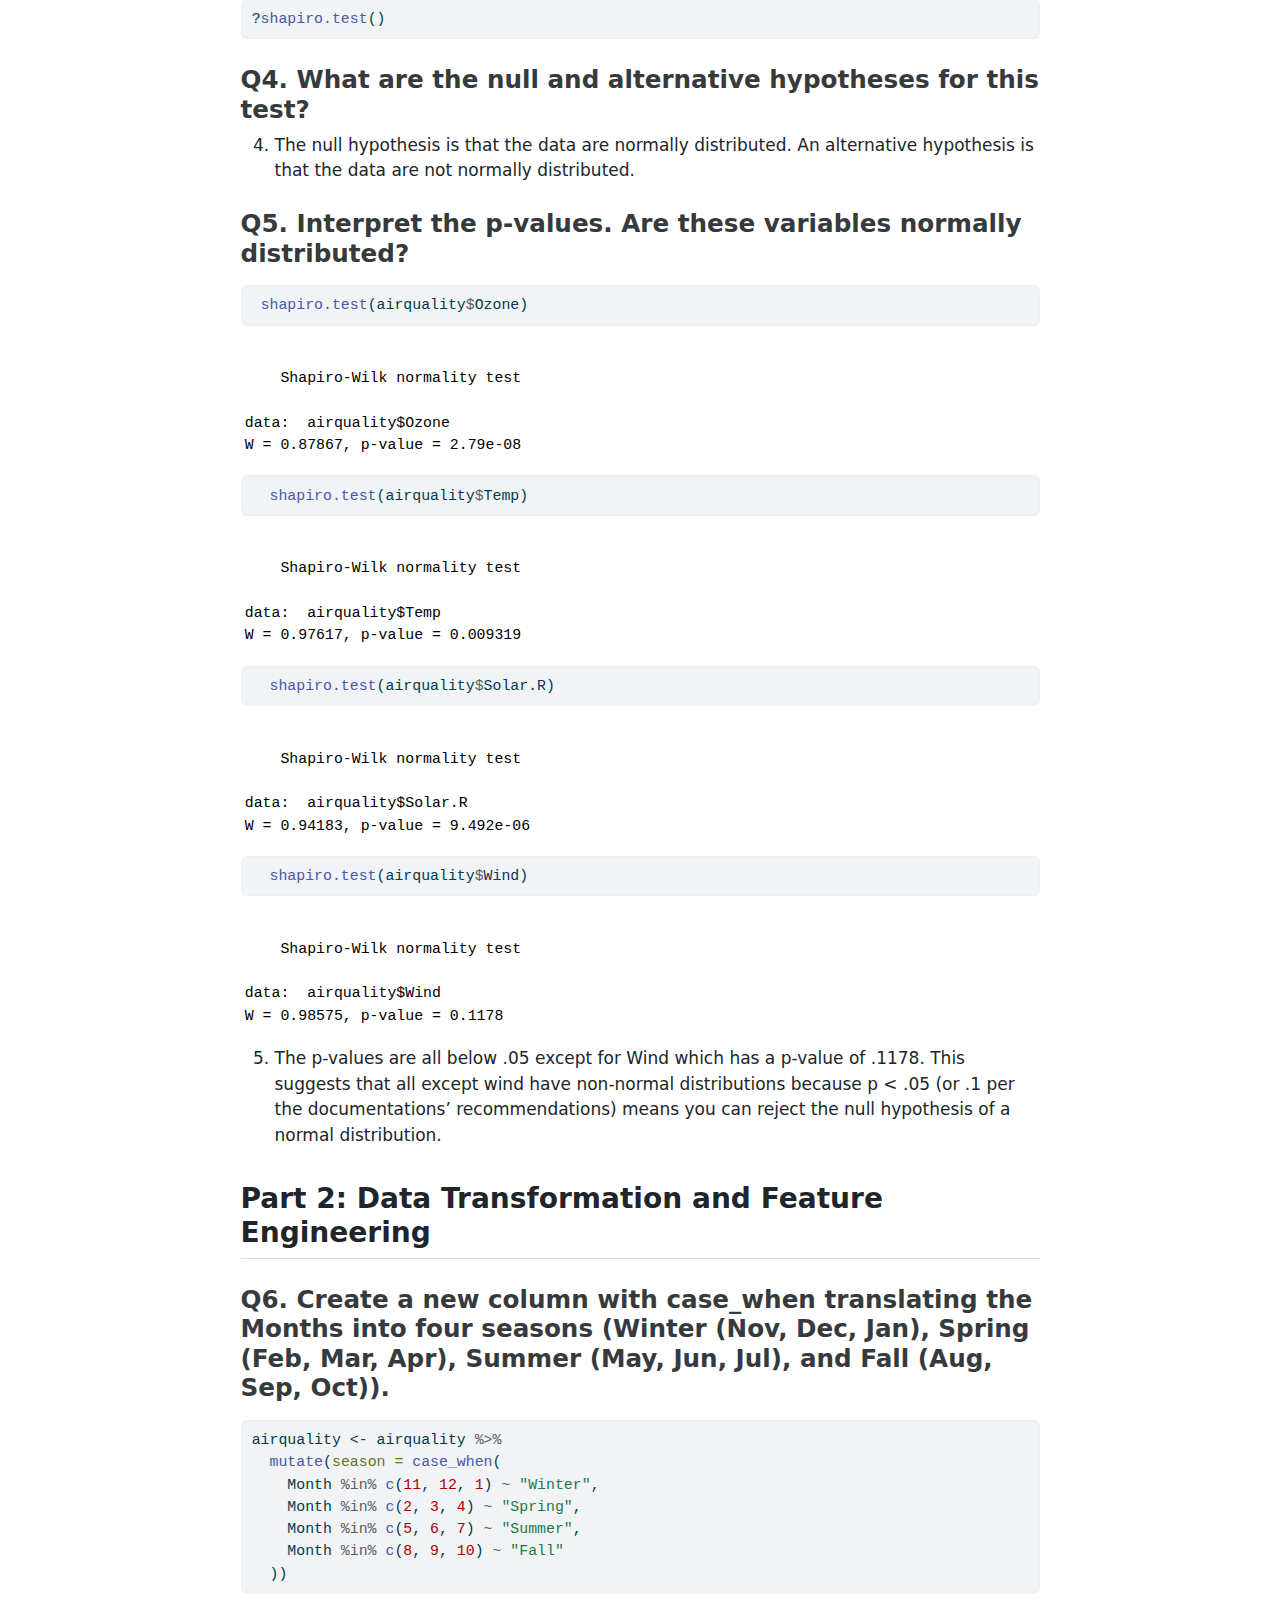
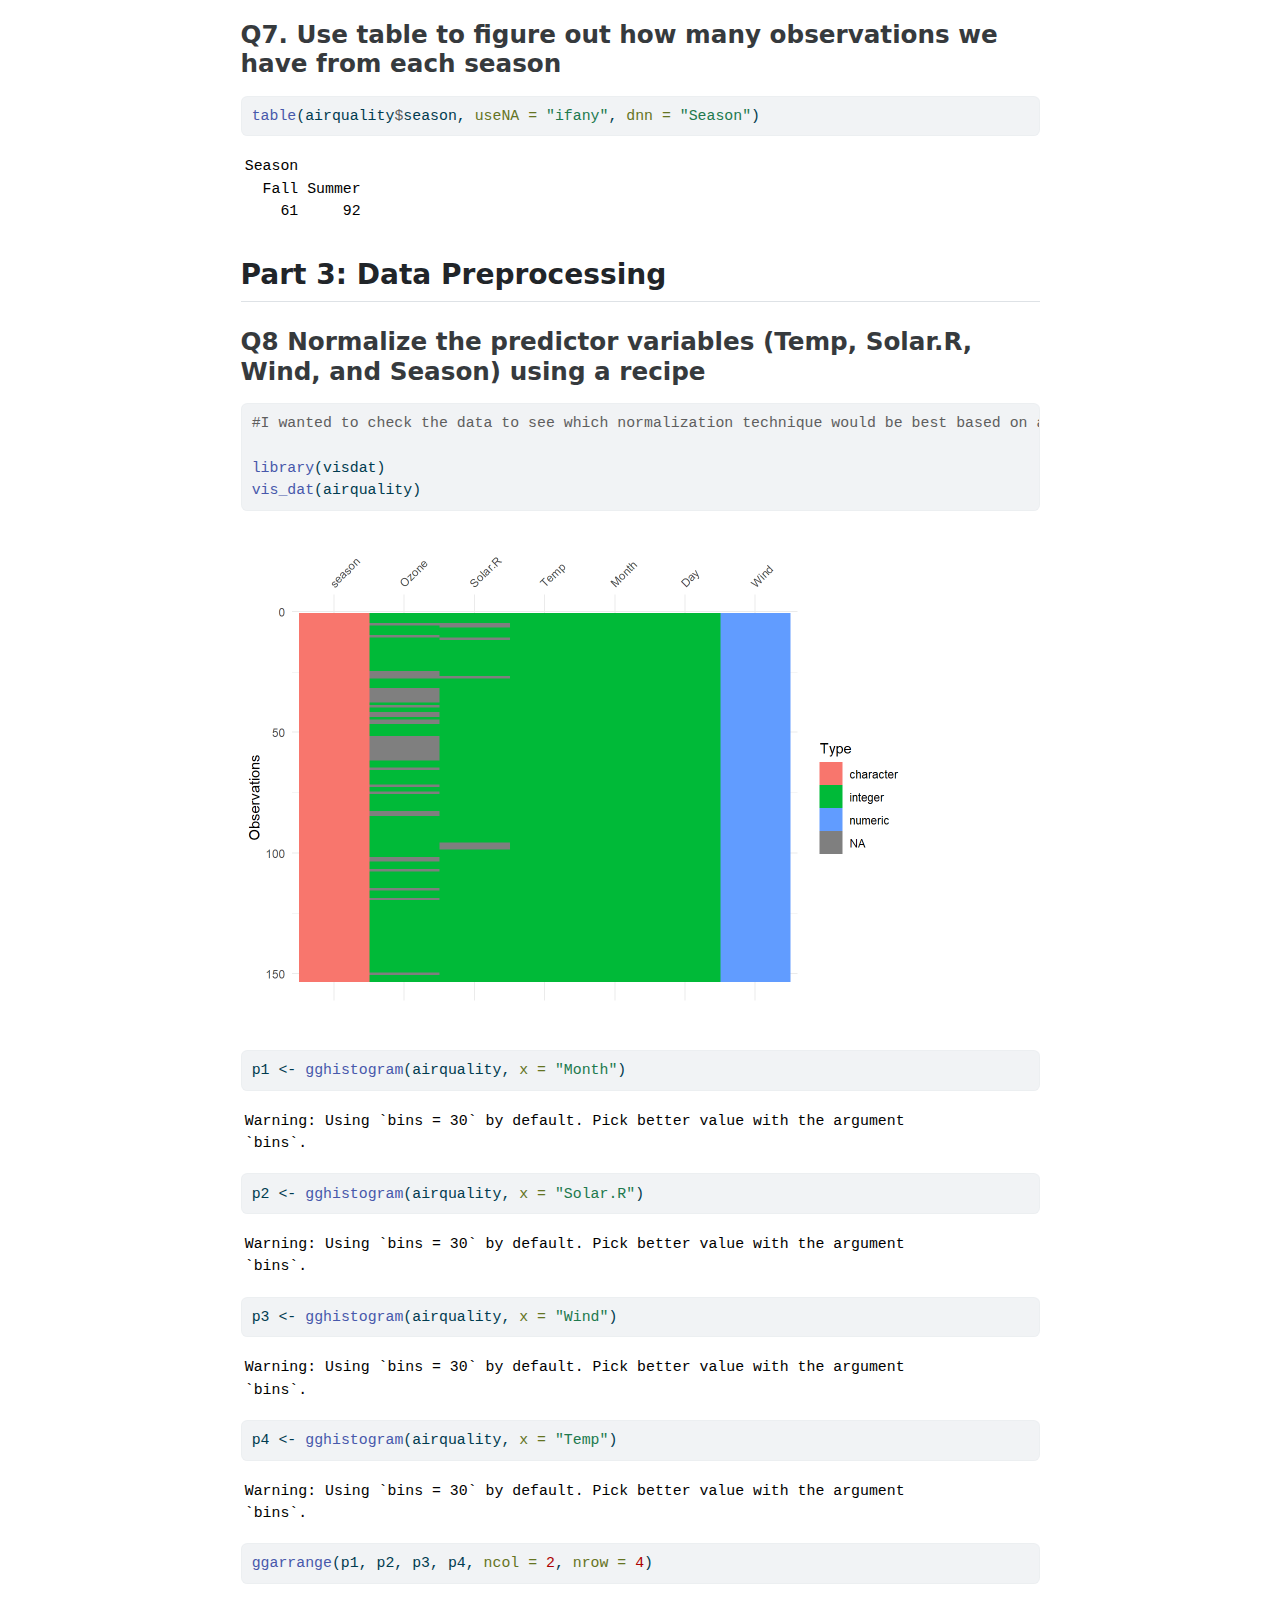
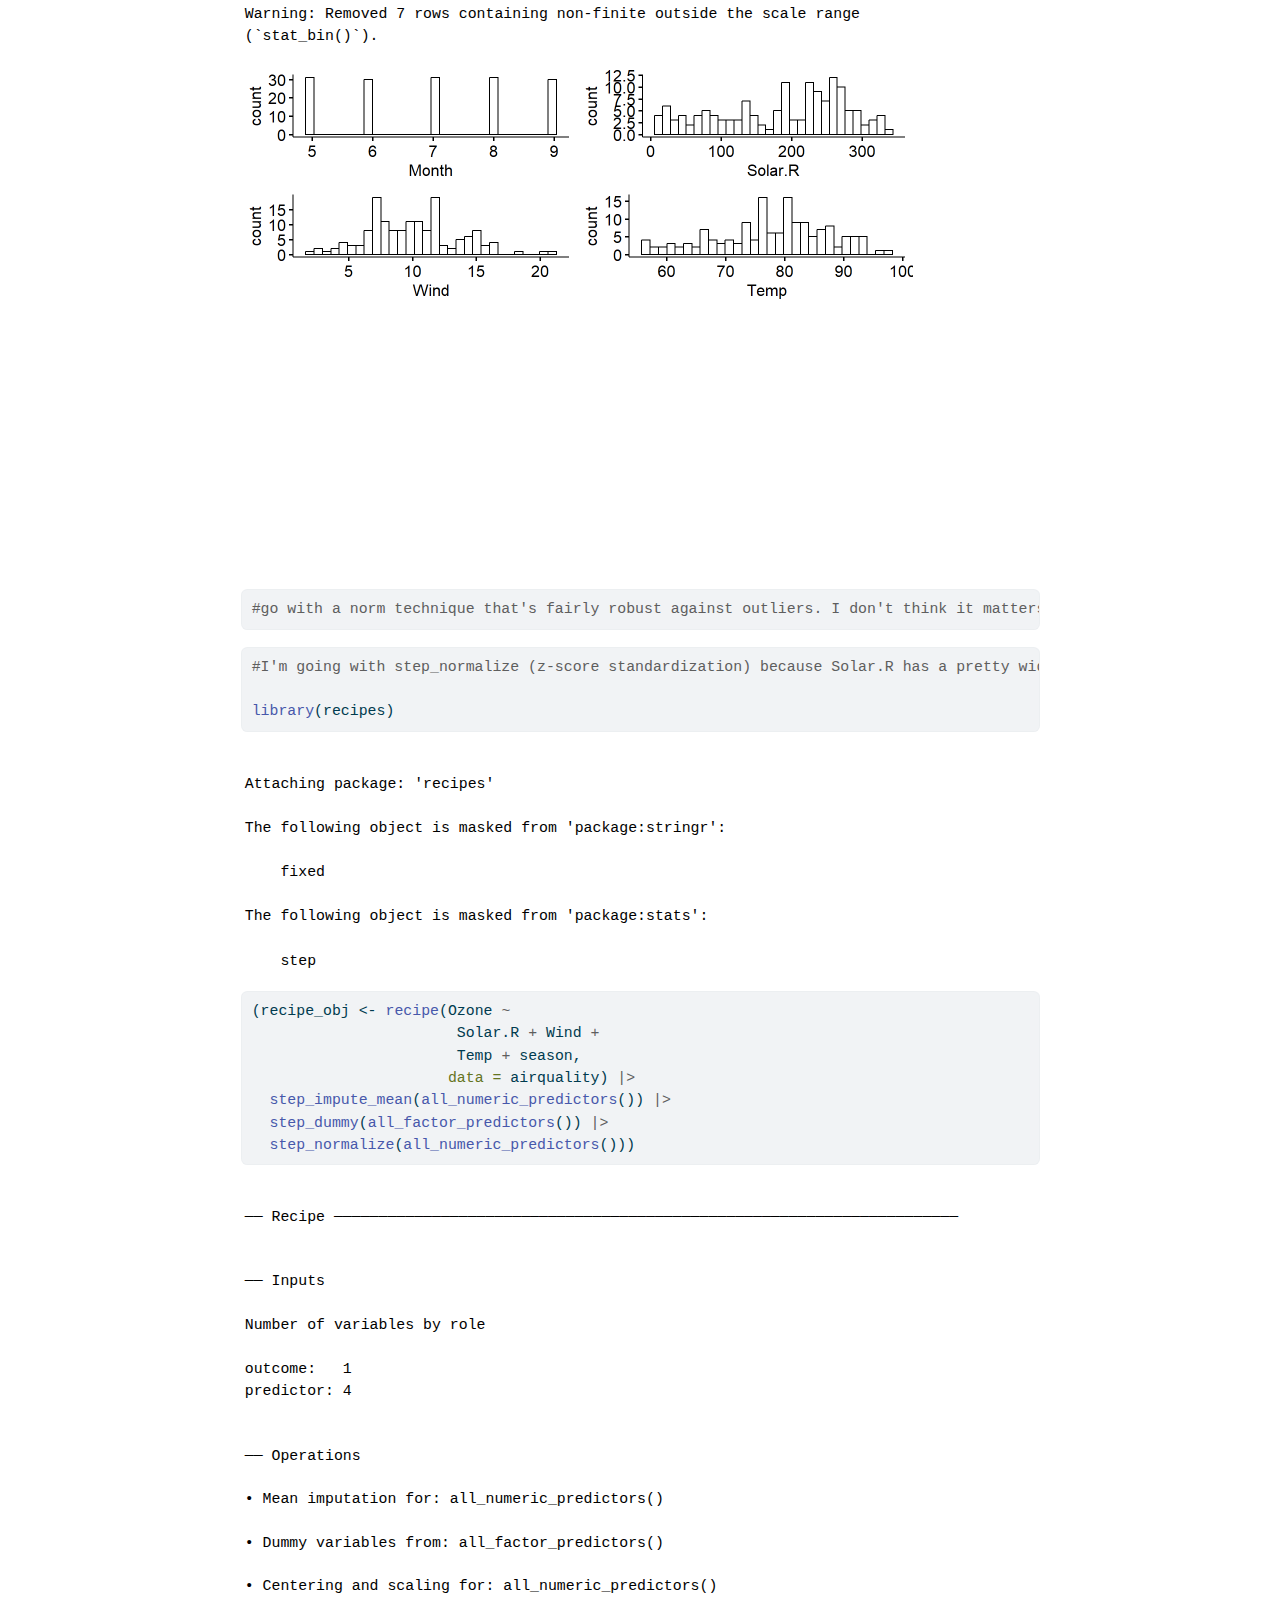
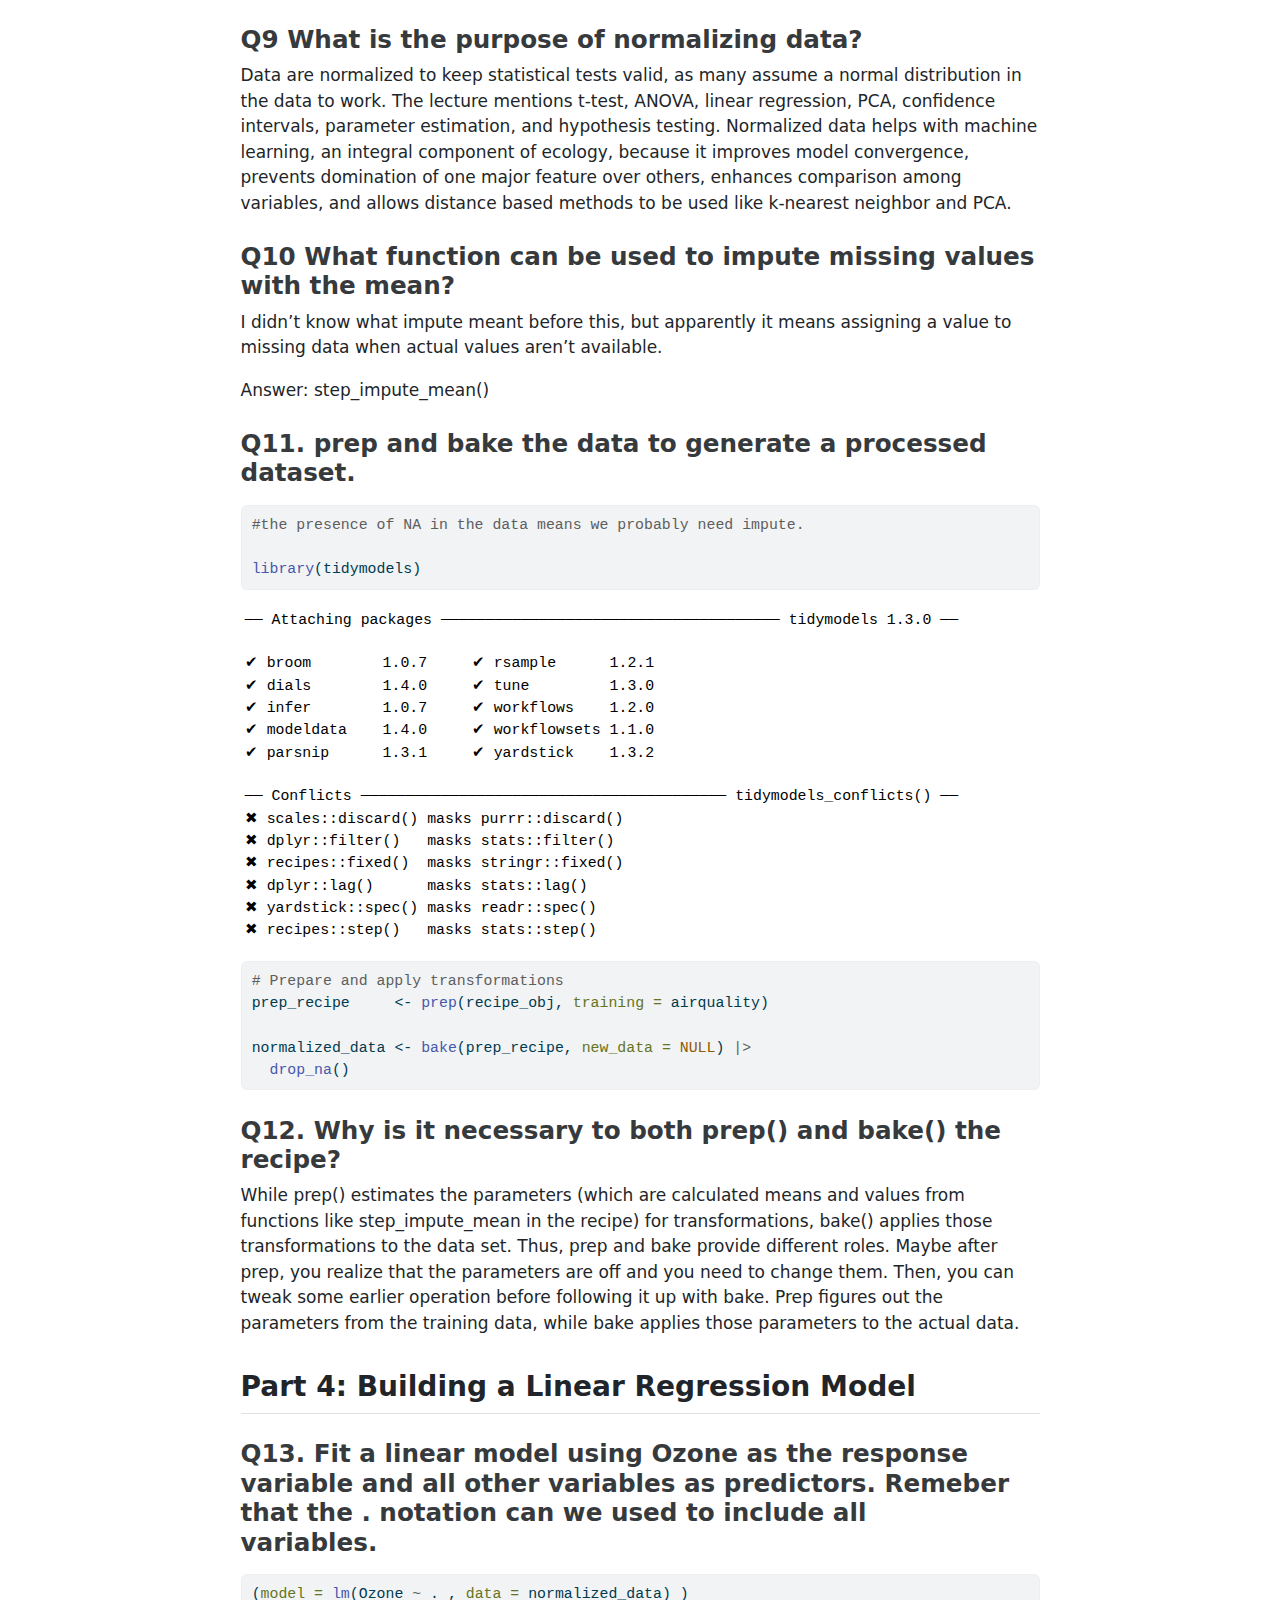
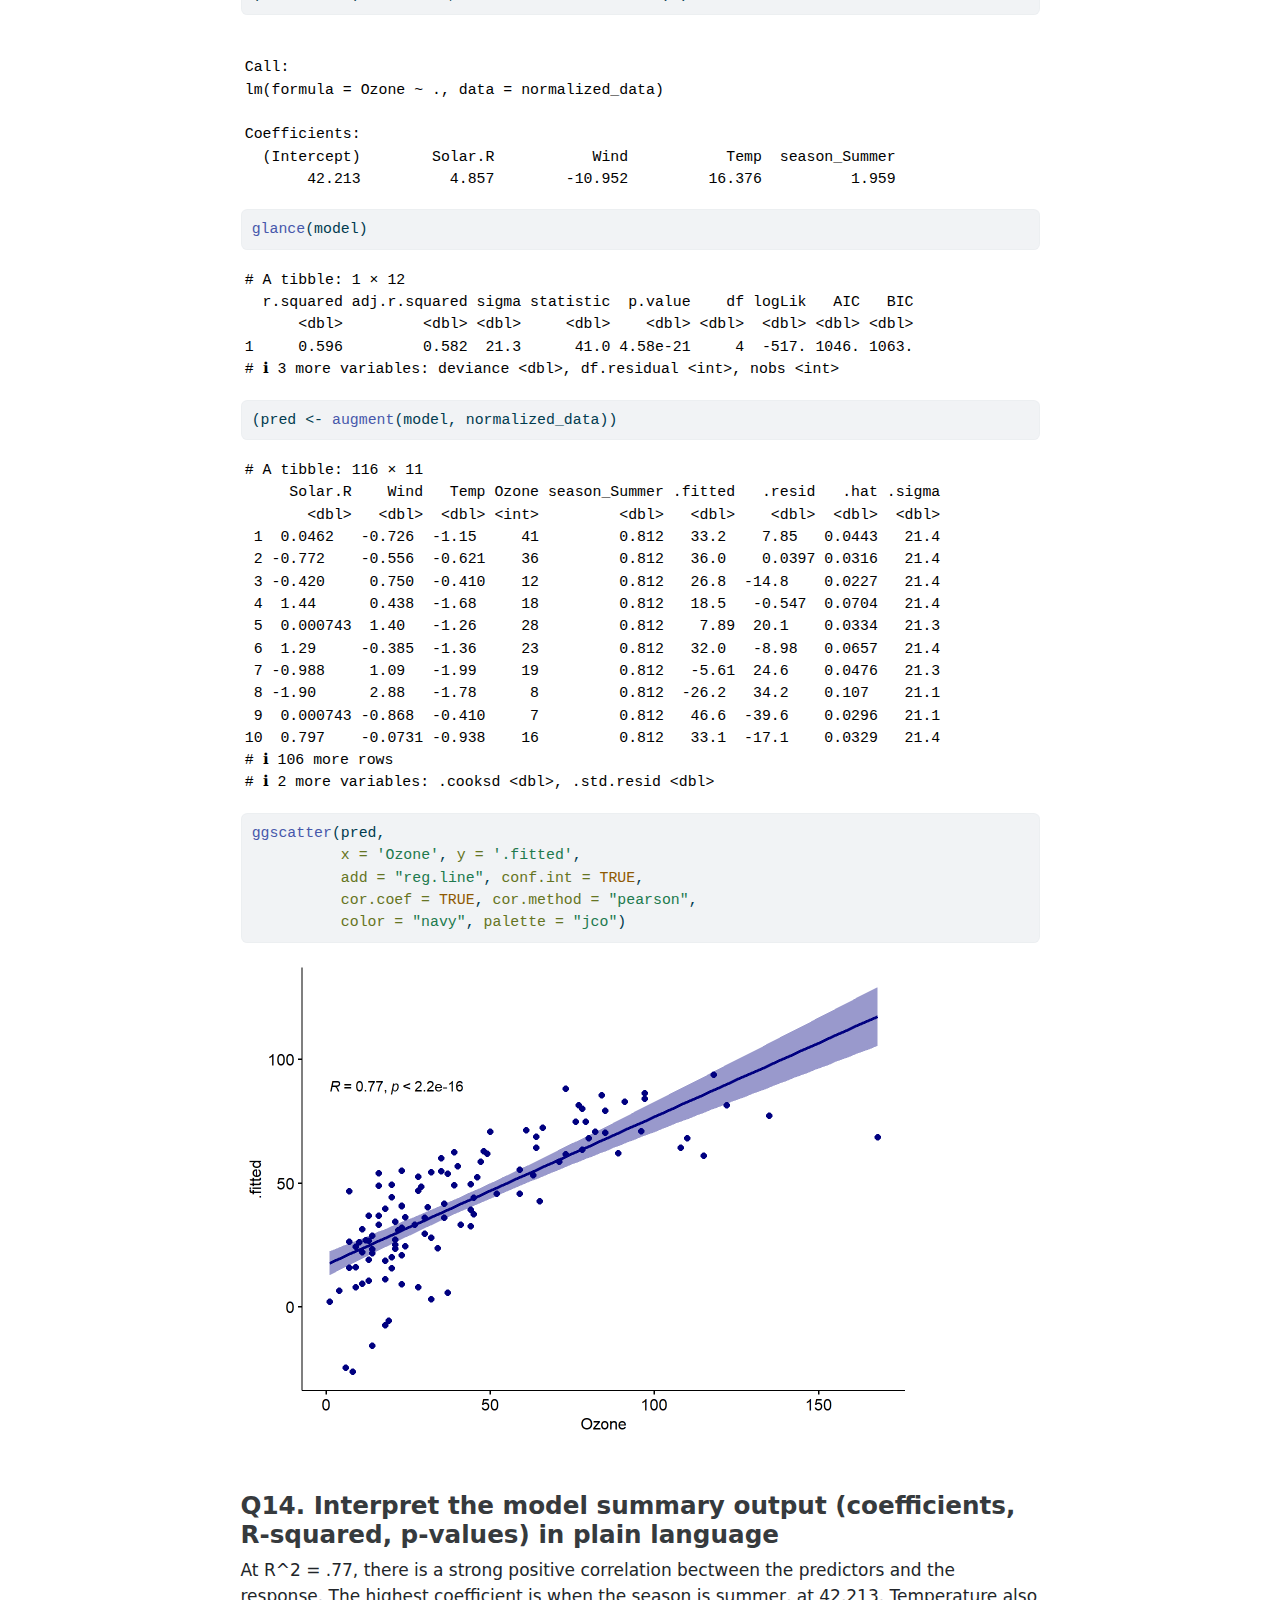
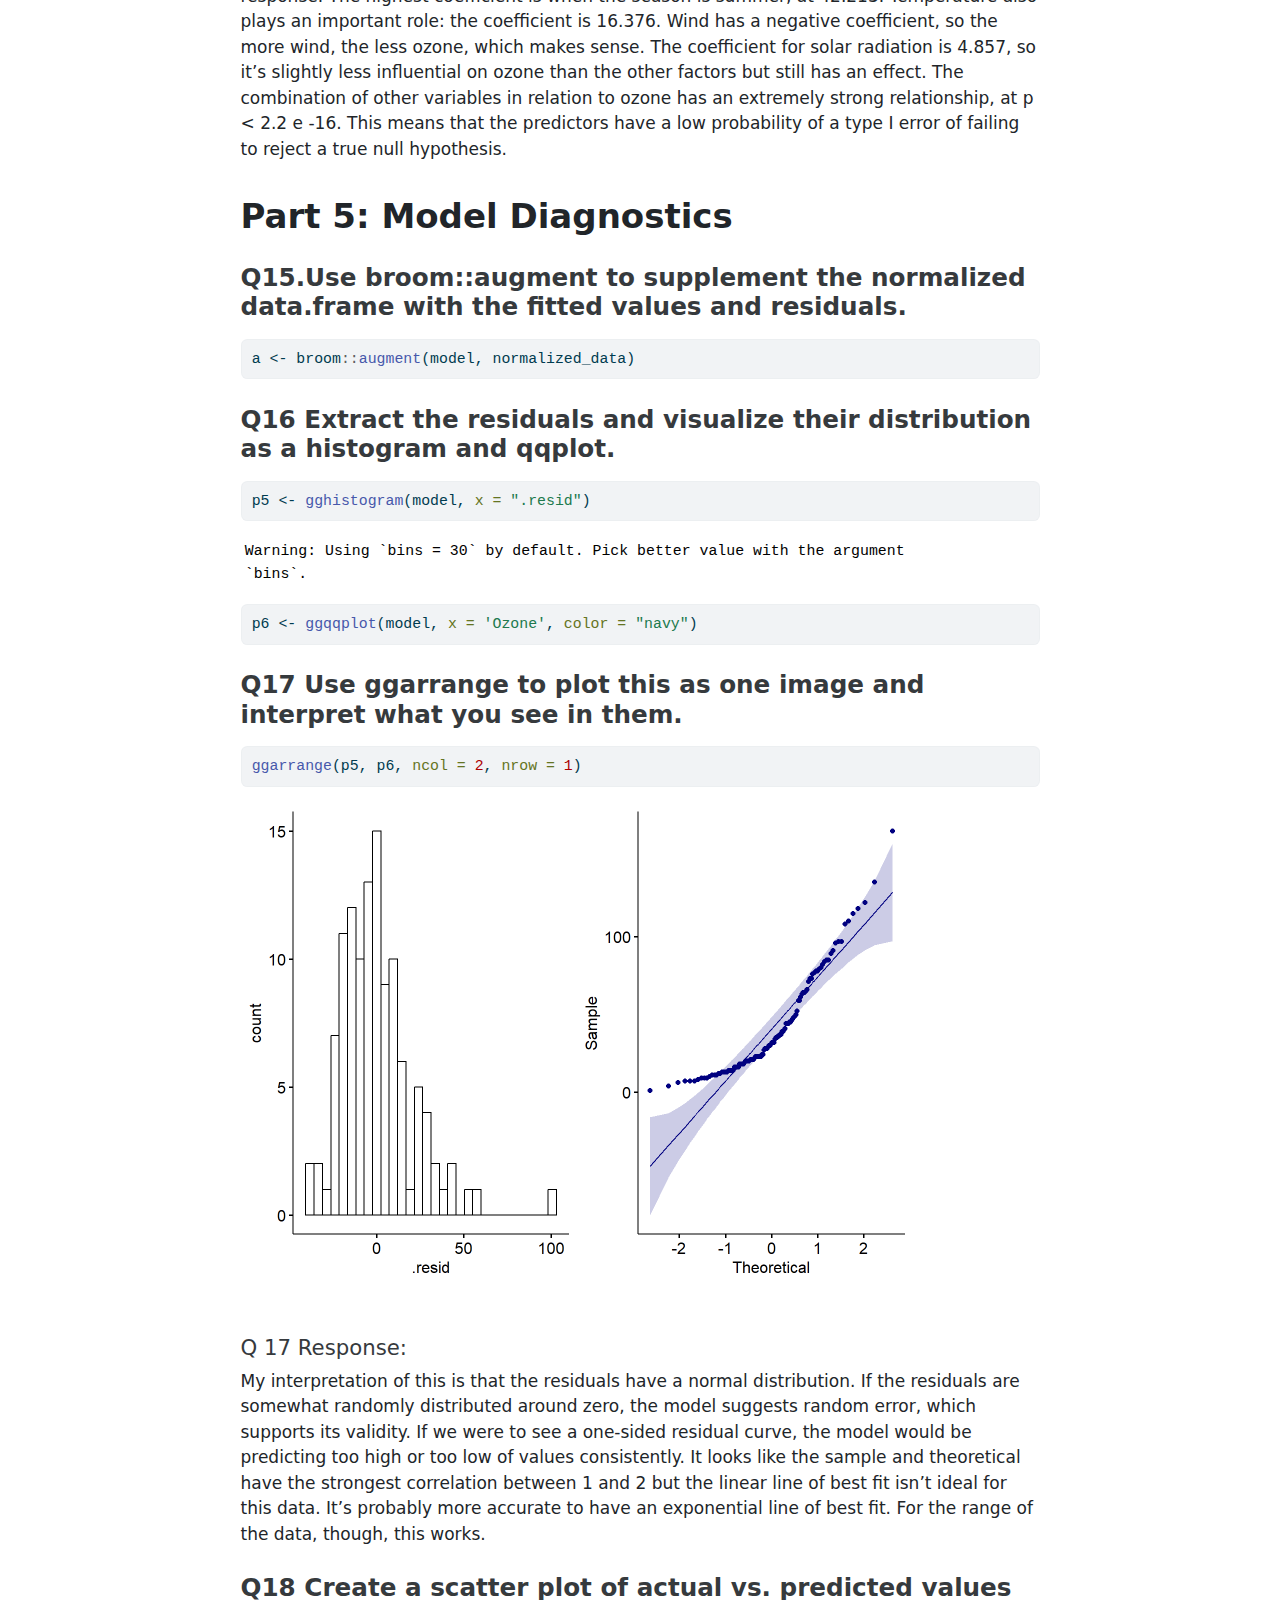
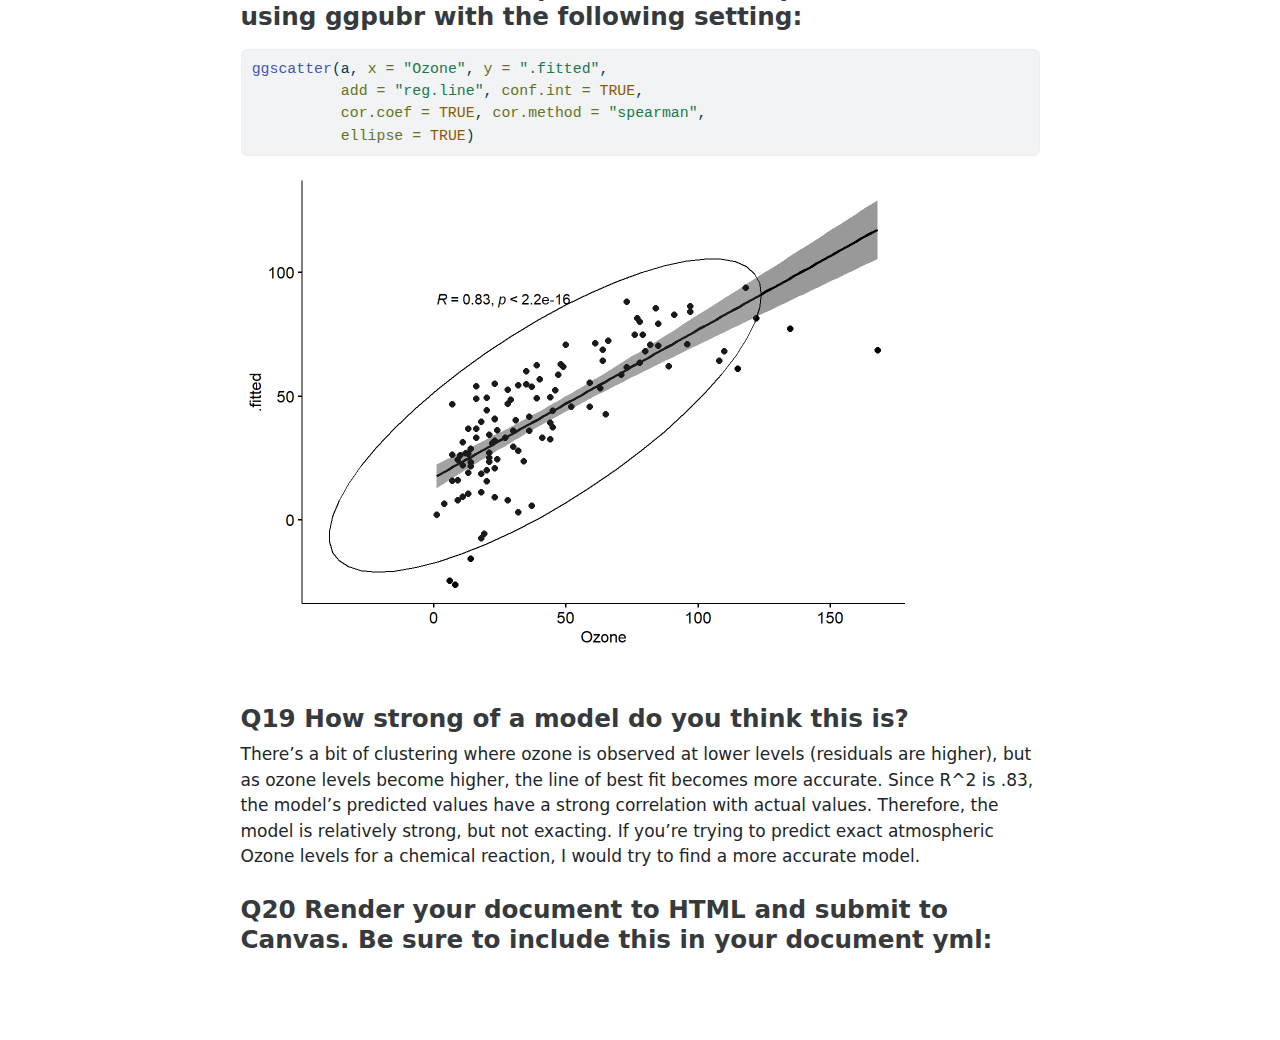
<file: 11-exercise.html>
<!DOCTYPE html>
<html xmlns="http://www.w3.org/1999/xhtml" lang="en" xml:lang="en"><head>

<meta charset="utf-8">
<meta name="generator" content="quarto-1.5.57">

<meta name="viewport" content="width=device-width, initial-scale=1.0, user-scalable=yes">

<meta name="author" content="Josh Puyear">

<title>Daily Exercise 11/12</title>
<style>
code{white-space: pre-wrap;}
span.smallcaps{font-variant: small-caps;}
div.columns{display: flex; gap: min(4vw, 1.5em);}
div.column{flex: auto; overflow-x: auto;}
div.hanging-indent{margin-left: 1.5em; text-indent: -1.5em;}
ul.task-list{list-style: none;}
ul.task-list li input[type="checkbox"] {
  width: 0.8em;
  margin: 0 0.8em 0.2em -1em; /* quarto-specific, see https://github.com/quarto-dev/quarto-cli/issues/4556 */ 
  vertical-align: middle;
}
/* CSS for syntax highlighting */
pre > code.sourceCode { white-space: pre; position: relative; }
pre > code.sourceCode > span { line-height: 1.25; }
pre > code.sourceCode > span:empty { height: 1.2em; }
.sourceCode { overflow: visible; }
code.sourceCode > span { color: inherit; text-decoration: inherit; }
div.sourceCode { margin: 1em 0; }
pre.sourceCode { margin: 0; }
@media screen {
div.sourceCode { overflow: auto; }
}
@media print {
pre > code.sourceCode { white-space: pre-wrap; }
pre > code.sourceCode > span { display: inline-block; text-indent: -5em; padding-left: 5em; }
}
pre.numberSource code
  { counter-reset: source-line 0; }
pre.numberSource code > span
  { position: relative; left: -4em; counter-increment: source-line; }
pre.numberSource code > span > a:first-child::before
  { content: counter(source-line);
    position: relative; left: -1em; text-align: right; vertical-align: baseline;
    border: none; display: inline-block;
    -webkit-touch-callout: none; -webkit-user-select: none;
    -khtml-user-select: none; -moz-user-select: none;
    -ms-user-select: none; user-select: none;
    padding: 0 4px; width: 4em;
  }
pre.numberSource { margin-left: 3em;  padding-left: 4px; }
div.sourceCode
  {   }
@media screen {
pre > code.sourceCode > span > a:first-child::before { text-decoration: underline; }
}
</style>


<script src="11-exercise_files/libs/clipboard/clipboard.min.js"></script>
<script src="11-exercise_files/libs/quarto-html/quarto.js"></script>
<script src="11-exercise_files/libs/quarto-html/popper.min.js"></script>
<script src="11-exercise_files/libs/quarto-html/tippy.umd.min.js"></script>
<script src="11-exercise_files/libs/quarto-html/anchor.min.js"></script>
<link href="11-exercise_files/libs/quarto-html/tippy.css" rel="stylesheet">
<link href="11-exercise_files/libs/quarto-html/quarto-syntax-highlighting.css" rel="stylesheet" id="quarto-text-highlighting-styles">
<script src="11-exercise_files/libs/bootstrap/bootstrap.min.js"></script>
<link href="11-exercise_files/libs/bootstrap/bootstrap-icons.css" rel="stylesheet">
<link href="11-exercise_files/libs/bootstrap/bootstrap.min.css" rel="stylesheet" id="quarto-bootstrap" data-mode="light">


</head>

<body class="fullcontent">

<div id="quarto-content" class="page-columns page-rows-contents page-layout-article">

<main class="content" id="quarto-document-content">

<header id="title-block-header" class="quarto-title-block default">
<div class="quarto-title">
<h1 class="title">Daily Exercise 11/12</h1>
<p class="subtitle lead">Statistical Testing</p>
</div>



<div class="quarto-title-meta">

    <div>
    <div class="quarto-title-meta-heading">Author</div>
    <div class="quarto-title-meta-contents">
             <p>Josh Puyear <a href="mailto:jpuyear@colostate.edu" class="quarto-title-author-email"><i class="bi bi-envelope"></i></a> </p>
          </div>
  </div>
    
  
    
  </div>
  


</header>


<section id="part-1-normality-testing" class="level2">
<h2 class="anchored" data-anchor-id="part-1-normality-testing">Part 1: Normality Testing</h2>
<section id="q1.-load-the-airquality-dataset-in-r.-what-does-this-dataset-represent-explore-its-structure-using-functions-like-str-and-summary." class="level3">
<h3 class="anchored" data-anchor-id="q1.-load-the-airquality-dataset-in-r.-what-does-this-dataset-represent-explore-its-structure-using-functions-like-str-and-summary.">Q1. Load the airquality dataset in R. What does this dataset represent? Explore its structure using functions like str() and summary().</h3>
<div class="cell">
<div class="sourceCode cell-code" id="cb1"><pre class="sourceCode r code-with-copy"><code class="sourceCode r"><span id="cb1-1"><a href="#cb1-1" aria-hidden="true" tabindex="-1"></a><span class="fu">library</span>(dplyr)</span></code><button title="Copy to Clipboard" class="code-copy-button"><i class="bi"></i></button></pre></div>
<div class="cell-output cell-output-stderr">
<pre><code>
Attaching package: 'dplyr'</code></pre>
</div>
<div class="cell-output cell-output-stderr">
<pre><code>The following objects are masked from 'package:stats':

    filter, lag</code></pre>
</div>
<div class="cell-output cell-output-stderr">
<pre><code>The following objects are masked from 'package:base':

    intersect, setdiff, setequal, union</code></pre>
</div>
<div class="sourceCode cell-code" id="cb5"><pre class="sourceCode r code-with-copy"><code class="sourceCode r"><span id="cb5-1"><a href="#cb5-1" aria-hidden="true" tabindex="-1"></a><span class="fu">library</span>(tidyverse)</span></code><button title="Copy to Clipboard" class="code-copy-button"><i class="bi"></i></button></pre></div>
<div class="cell-output cell-output-stderr">
<pre><code>── Attaching core tidyverse packages ──────────────────────── tidyverse 2.0.0 ──
✔ forcats   1.0.0     ✔ readr     2.1.5
✔ ggplot2   3.5.2     ✔ stringr   1.5.1
✔ lubridate 1.9.4     ✔ tibble    3.2.1
✔ purrr     1.0.4     ✔ tidyr     1.3.1</code></pre>
</div>
<div class="cell-output cell-output-stderr">
<pre><code>── Conflicts ────────────────────────────────────────── tidyverse_conflicts() ──
✖ dplyr::filter() masks stats::filter()
✖ dplyr::lag()    masks stats::lag()
ℹ Use the conflicted package (&lt;http://conflicted.r-lib.org/&gt;) to force all conflicts to become errors</code></pre>
</div>
<div class="sourceCode cell-code" id="cb8"><pre class="sourceCode r code-with-copy"><code class="sourceCode r"><span id="cb8-1"><a href="#cb8-1" aria-hidden="true" tabindex="-1"></a><span class="fu">library</span>(ggpubr)</span></code><button title="Copy to Clipboard" class="code-copy-button"><i class="bi"></i></button></pre></div>
</div>
<div class="cell">
<div class="sourceCode cell-code" id="cb9"><pre class="sourceCode r code-with-copy"><code class="sourceCode r"><span id="cb9-1"><a href="#cb9-1" aria-hidden="true" tabindex="-1"></a>?airquality</span></code><button title="Copy to Clipboard" class="code-copy-button"><i class="bi"></i></button></pre></div>
<div class="cell-output cell-output-stderr">
<pre><code>starting httpd help server ... done</code></pre>
</div>
<div class="sourceCode cell-code" id="cb11"><pre class="sourceCode r code-with-copy"><code class="sourceCode r"><span id="cb11-1"><a href="#cb11-1" aria-hidden="true" tabindex="-1"></a><span class="fu">colnames</span>(airquality)</span></code><button title="Copy to Clipboard" class="code-copy-button"><i class="bi"></i></button></pre></div>
<div class="cell-output cell-output-stdout">
<pre><code>[1] "Ozone"   "Solar.R" "Wind"    "Temp"    "Month"   "Day"    </code></pre>
</div>
<div class="sourceCode cell-code" id="cb13"><pre class="sourceCode r code-with-copy"><code class="sourceCode r"><span id="cb13-1"><a href="#cb13-1" aria-hidden="true" tabindex="-1"></a><span class="fu">head</span>(airquality)</span></code><button title="Copy to Clipboard" class="code-copy-button"><i class="bi"></i></button></pre></div>
<div class="cell-output cell-output-stdout">
<pre><code>  Ozone Solar.R Wind Temp Month Day
1    41     190  7.4   67     5   1
2    36     118  8.0   72     5   2
3    12     149 12.6   74     5   3
4    18     313 11.5   62     5   4
5    NA      NA 14.3   56     5   5
6    28      NA 14.9   66     5   6</code></pre>
</div>
<div class="sourceCode cell-code" id="cb15"><pre class="sourceCode r code-with-copy"><code class="sourceCode r"><span id="cb15-1"><a href="#cb15-1" aria-hidden="true" tabindex="-1"></a><span class="fu">str</span>(airquality)</span></code><button title="Copy to Clipboard" class="code-copy-button"><i class="bi"></i></button></pre></div>
<div class="cell-output cell-output-stdout">
<pre><code>'data.frame':   153 obs. of  6 variables:
 $ Ozone  : int  41 36 12 18 NA 28 23 19 8 NA ...
 $ Solar.R: int  190 118 149 313 NA NA 299 99 19 194 ...
 $ Wind   : num  7.4 8 12.6 11.5 14.3 14.9 8.6 13.8 20.1 8.6 ...
 $ Temp   : int  67 72 74 62 56 66 65 59 61 69 ...
 $ Month  : int  5 5 5 5 5 5 5 5 5 5 ...
 $ Day    : int  1 2 3 4 5 6 7 8 9 10 ...</code></pre>
</div>
<div class="sourceCode cell-code" id="cb17"><pre class="sourceCode r code-with-copy"><code class="sourceCode r"><span id="cb17-1"><a href="#cb17-1" aria-hidden="true" tabindex="-1"></a><span class="fu">summary</span>(airquality)</span></code><button title="Copy to Clipboard" class="code-copy-button"><i class="bi"></i></button></pre></div>
<div class="cell-output cell-output-stdout">
<pre><code>     Ozone           Solar.R           Wind             Temp      
 Min.   :  1.00   Min.   :  7.0   Min.   : 1.700   Min.   :56.00  
 1st Qu.: 18.00   1st Qu.:115.8   1st Qu.: 7.400   1st Qu.:72.00  
 Median : 31.50   Median :205.0   Median : 9.700   Median :79.00  
 Mean   : 42.13   Mean   :185.9   Mean   : 9.958   Mean   :77.88  
 3rd Qu.: 63.25   3rd Qu.:258.8   3rd Qu.:11.500   3rd Qu.:85.00  
 Max.   :168.00   Max.   :334.0   Max.   :20.700   Max.   :97.00  
 NA's   :37       NA's   :7                                       
     Month            Day      
 Min.   :5.000   Min.   : 1.0  
 1st Qu.:6.000   1st Qu.: 8.0  
 Median :7.000   Median :16.0  
 Mean   :6.993   Mean   :15.8  
 3rd Qu.:8.000   3rd Qu.:23.0  
 Max.   :9.000   Max.   :31.0  
                               </code></pre>
</div>
</div>
<ol type="1">
<li>The data represent air quality in New York for the months of May-September, 1973.</li>
</ol>
</section>
<section id="q2.-perform-a-shapiro-wilk-normality-test-on-the-following-variables-ozone-temp-solar.r-and-wind." class="level3">
<h3 class="anchored" data-anchor-id="q2.-perform-a-shapiro-wilk-normality-test-on-the-following-variables-ozone-temp-solar.r-and-wind.">Q2. Perform a Shapiro-Wilk normality test on the following variables: Ozone, Temp, Solar.R, and Wind.</h3>
<div class="cell">
<div class="sourceCode cell-code" id="cb19"><pre class="sourceCode r code-with-copy"><code class="sourceCode r"><span id="cb19-1"><a href="#cb19-1" aria-hidden="true" tabindex="-1"></a>  <span class="fu">shapiro.test</span>(airquality<span class="sc">$</span>Ozone)</span></code><button title="Copy to Clipboard" class="code-copy-button"><i class="bi"></i></button></pre></div>
<div class="cell-output cell-output-stdout">
<pre><code>
    Shapiro-Wilk normality test

data:  airquality$Ozone
W = 0.87867, p-value = 2.79e-08</code></pre>
</div>
<div class="sourceCode cell-code" id="cb21"><pre class="sourceCode r code-with-copy"><code class="sourceCode r"><span id="cb21-1"><a href="#cb21-1" aria-hidden="true" tabindex="-1"></a>  <span class="fu">shapiro.test</span>(airquality<span class="sc">$</span>Temp)</span></code><button title="Copy to Clipboard" class="code-copy-button"><i class="bi"></i></button></pre></div>
<div class="cell-output cell-output-stdout">
<pre><code>
    Shapiro-Wilk normality test

data:  airquality$Temp
W = 0.97617, p-value = 0.009319</code></pre>
</div>
<div class="sourceCode cell-code" id="cb23"><pre class="sourceCode r code-with-copy"><code class="sourceCode r"><span id="cb23-1"><a href="#cb23-1" aria-hidden="true" tabindex="-1"></a>  <span class="fu">shapiro.test</span>(airquality<span class="sc">$</span>Solar.R)</span></code><button title="Copy to Clipboard" class="code-copy-button"><i class="bi"></i></button></pre></div>
<div class="cell-output cell-output-stdout">
<pre><code>
    Shapiro-Wilk normality test

data:  airquality$Solar.R
W = 0.94183, p-value = 9.492e-06</code></pre>
</div>
<div class="sourceCode cell-code" id="cb25"><pre class="sourceCode r code-with-copy"><code class="sourceCode r"><span id="cb25-1"><a href="#cb25-1" aria-hidden="true" tabindex="-1"></a>  <span class="fu">shapiro.test</span>(airquality<span class="sc">$</span>Wind)</span></code><button title="Copy to Clipboard" class="code-copy-button"><i class="bi"></i></button></pre></div>
<div class="cell-output cell-output-stdout">
<pre><code>
    Shapiro-Wilk normality test

data:  airquality$Wind
W = 0.98575, p-value = 0.1178</code></pre>
</div>
</div>
</section>
<section id="q3.-what-is-the-purpose-of-the-shapiro-wilk-test" class="level3">
<h3 class="anchored" data-anchor-id="q3.-what-is-the-purpose-of-the-shapiro-wilk-test">Q3. What is the purpose of the Shapiro-Wilk test?</h3>
<ol start="3" type="1">
<li>The Shapiro-Wilk test is for checking normality of a small dataset. It provides W, the Shapiro-Wilk statistic, and the p-value. The Shapiro-Wilk statistic is a number between 0 and 1 that predicts how likely a value is to be normally distributed. It compares expected values to observed valuees in order of their ocurrence in the data. Closer to 1 = more likely. A high p-value indicates a normal distribution.</li>
</ol>
<div class="cell">
<div class="sourceCode cell-code" id="cb27"><pre class="sourceCode r code-with-copy"><code class="sourceCode r"><span id="cb27-1"><a href="#cb27-1" aria-hidden="true" tabindex="-1"></a>?<span class="fu">shapiro.test</span>()</span></code><button title="Copy to Clipboard" class="code-copy-button"><i class="bi"></i></button></pre></div>
</div>
</section>
<section id="q4.-what-are-the-null-and-alternative-hypotheses-for-this-test" class="level3">
<h3 class="anchored" data-anchor-id="q4.-what-are-the-null-and-alternative-hypotheses-for-this-test">Q4. What are the null and alternative hypotheses for this test?</h3>
<ol start="4" type="1">
<li>The null hypothesis is that the data are normally distributed. An alternative hypothesis is that the data are not normally distributed.</li>
</ol>
</section>
<section id="q5.-interpret-the-p-values.-are-these-variables-normally-distributed" class="level3">
<h3 class="anchored" data-anchor-id="q5.-interpret-the-p-values.-are-these-variables-normally-distributed">Q5. Interpret the p-values. Are these variables normally distributed?</h3>
<div class="cell">
<div class="sourceCode cell-code" id="cb28"><pre class="sourceCode r code-with-copy"><code class="sourceCode r"><span id="cb28-1"><a href="#cb28-1" aria-hidden="true" tabindex="-1"></a> <span class="fu">shapiro.test</span>(airquality<span class="sc">$</span>Ozone)</span></code><button title="Copy to Clipboard" class="code-copy-button"><i class="bi"></i></button></pre></div>
<div class="cell-output cell-output-stdout">
<pre><code>
    Shapiro-Wilk normality test

data:  airquality$Ozone
W = 0.87867, p-value = 2.79e-08</code></pre>
</div>
<div class="sourceCode cell-code" id="cb30"><pre class="sourceCode r code-with-copy"><code class="sourceCode r"><span id="cb30-1"><a href="#cb30-1" aria-hidden="true" tabindex="-1"></a>  <span class="fu">shapiro.test</span>(airquality<span class="sc">$</span>Temp)</span></code><button title="Copy to Clipboard" class="code-copy-button"><i class="bi"></i></button></pre></div>
<div class="cell-output cell-output-stdout">
<pre><code>
    Shapiro-Wilk normality test

data:  airquality$Temp
W = 0.97617, p-value = 0.009319</code></pre>
</div>
<div class="sourceCode cell-code" id="cb32"><pre class="sourceCode r code-with-copy"><code class="sourceCode r"><span id="cb32-1"><a href="#cb32-1" aria-hidden="true" tabindex="-1"></a>  <span class="fu">shapiro.test</span>(airquality<span class="sc">$</span>Solar.R)</span></code><button title="Copy to Clipboard" class="code-copy-button"><i class="bi"></i></button></pre></div>
<div class="cell-output cell-output-stdout">
<pre><code>
    Shapiro-Wilk normality test

data:  airquality$Solar.R
W = 0.94183, p-value = 9.492e-06</code></pre>
</div>
<div class="sourceCode cell-code" id="cb34"><pre class="sourceCode r code-with-copy"><code class="sourceCode r"><span id="cb34-1"><a href="#cb34-1" aria-hidden="true" tabindex="-1"></a>  <span class="fu">shapiro.test</span>(airquality<span class="sc">$</span>Wind)</span></code><button title="Copy to Clipboard" class="code-copy-button"><i class="bi"></i></button></pre></div>
<div class="cell-output cell-output-stdout">
<pre><code>
    Shapiro-Wilk normality test

data:  airquality$Wind
W = 0.98575, p-value = 0.1178</code></pre>
</div>
</div>
<ol start="5" type="1">
<li>The p-values are all below .05 except for Wind which has a p-value of .1178. This suggests that all except wind have non-normal distributions because p &lt; .05 (or .1 per the documentations’ recommendations) means you can reject the null hypothesis of a normal distribution.</li>
</ol>
</section>
</section>
<section id="part-2-data-transformation-and-feature-engineering" class="level2">
<h2 class="anchored" data-anchor-id="part-2-data-transformation-and-feature-engineering">Part 2: Data Transformation and Feature Engineering</h2>
<section id="q6.-create-a-new-column-with-case_when-translating-the-months-into-four-seasons-winter-nov-dec-jan-spring-feb-mar-apr-summer-may-jun-jul-and-fall-aug-sep-oct." class="level3">
<h3 class="anchored" data-anchor-id="q6.-create-a-new-column-with-case_when-translating-the-months-into-four-seasons-winter-nov-dec-jan-spring-feb-mar-apr-summer-may-jun-jul-and-fall-aug-sep-oct.">Q6. Create a new column with case_when translating the Months into four seasons (Winter (Nov, Dec, Jan), Spring (Feb, Mar, Apr), Summer (May, Jun, Jul), and Fall (Aug, Sep, Oct)).</h3>
<div class="cell">
<div class="sourceCode cell-code" id="cb36"><pre class="sourceCode r code-with-copy"><code class="sourceCode r"><span id="cb36-1"><a href="#cb36-1" aria-hidden="true" tabindex="-1"></a>airquality <span class="ot">&lt;-</span> airquality <span class="sc">%&gt;%</span> </span>
<span id="cb36-2"><a href="#cb36-2" aria-hidden="true" tabindex="-1"></a>  <span class="fu">mutate</span>(<span class="at">season =</span> <span class="fu">case_when</span>(</span>
<span id="cb36-3"><a href="#cb36-3" aria-hidden="true" tabindex="-1"></a>    Month <span class="sc">%in%</span> <span class="fu">c</span>(<span class="dv">11</span>, <span class="dv">12</span>, <span class="dv">1</span>) <span class="sc">~</span> <span class="st">"Winter"</span>,</span>
<span id="cb36-4"><a href="#cb36-4" aria-hidden="true" tabindex="-1"></a>    Month <span class="sc">%in%</span> <span class="fu">c</span>(<span class="dv">2</span>, <span class="dv">3</span>, <span class="dv">4</span>) <span class="sc">~</span> <span class="st">"Spring"</span>,</span>
<span id="cb36-5"><a href="#cb36-5" aria-hidden="true" tabindex="-1"></a>    Month <span class="sc">%in%</span> <span class="fu">c</span>(<span class="dv">5</span>, <span class="dv">6</span>, <span class="dv">7</span>) <span class="sc">~</span> <span class="st">"Summer"</span>,</span>
<span id="cb36-6"><a href="#cb36-6" aria-hidden="true" tabindex="-1"></a>    Month <span class="sc">%in%</span> <span class="fu">c</span>(<span class="dv">8</span>, <span class="dv">9</span>, <span class="dv">10</span>) <span class="sc">~</span> <span class="st">"Fall"</span></span>
<span id="cb36-7"><a href="#cb36-7" aria-hidden="true" tabindex="-1"></a>  ))</span></code><button title="Copy to Clipboard" class="code-copy-button"><i class="bi"></i></button></pre></div>
</div>
</section>
<section id="q7.-use-table-to-figure-out-how-many-observations-we-have-from-each-season" class="level3">
<h3 class="anchored" data-anchor-id="q7.-use-table-to-figure-out-how-many-observations-we-have-from-each-season">Q7. Use table to figure out how many observations we have from each season</h3>
<div class="cell">
<div class="sourceCode cell-code" id="cb37"><pre class="sourceCode r code-with-copy"><code class="sourceCode r"><span id="cb37-1"><a href="#cb37-1" aria-hidden="true" tabindex="-1"></a><span class="fu">table</span>(airquality<span class="sc">$</span>season, <span class="at">useNA =</span> <span class="st">"ifany"</span>, <span class="at">dnn =</span> <span class="st">"Season"</span>)</span></code><button title="Copy to Clipboard" class="code-copy-button"><i class="bi"></i></button></pre></div>
<div class="cell-output cell-output-stdout">
<pre><code>Season
  Fall Summer 
    61     92 </code></pre>
</div>
</div>
</section>
</section>
<section id="part-3-data-preprocessing" class="level2">
<h2 class="anchored" data-anchor-id="part-3-data-preprocessing">Part 3: Data Preprocessing</h2>
<section id="q8-normalize-the-predictor-variables-temp-solar.r-wind-and-season-using-a-recipe" class="level3">
<h3 class="anchored" data-anchor-id="q8-normalize-the-predictor-variables-temp-solar.r-wind-and-season-using-a-recipe">Q8 Normalize the predictor variables (Temp, Solar.R, Wind, and Season) using a recipe</h3>
<div class="cell">
<div class="sourceCode cell-code" id="cb39"><pre class="sourceCode r code-with-copy"><code class="sourceCode r"><span id="cb39-1"><a href="#cb39-1" aria-hidden="true" tabindex="-1"></a><span class="co">#I wanted to check the data to see which normalization technique would be best based on ability to deal with outliers.</span></span>
<span id="cb39-2"><a href="#cb39-2" aria-hidden="true" tabindex="-1"></a></span>
<span id="cb39-3"><a href="#cb39-3" aria-hidden="true" tabindex="-1"></a><span class="fu">library</span>(visdat)</span>
<span id="cb39-4"><a href="#cb39-4" aria-hidden="true" tabindex="-1"></a><span class="fu">vis_dat</span>(airquality)</span></code><button title="Copy to Clipboard" class="code-copy-button"><i class="bi"></i></button></pre></div>
<div class="cell-output-display">
<div>
<figure class="figure">
<p><img src="11-exercise_files/figure-html/unnamed-chunk-8-1.png" class="img-fluid figure-img" width="672"></p>
</figure>
</div>
</div>
<div class="sourceCode cell-code" id="cb40"><pre class="sourceCode r code-with-copy"><code class="sourceCode r"><span id="cb40-1"><a href="#cb40-1" aria-hidden="true" tabindex="-1"></a>p1 <span class="ot">&lt;-</span> <span class="fu">gghistogram</span>(airquality, <span class="at">x =</span> <span class="st">"Month"</span>)</span></code><button title="Copy to Clipboard" class="code-copy-button"><i class="bi"></i></button></pre></div>
<div class="cell-output cell-output-stderr">
<pre><code>Warning: Using `bins = 30` by default. Pick better value with the argument
`bins`.</code></pre>
</div>
<div class="sourceCode cell-code" id="cb42"><pre class="sourceCode r code-with-copy"><code class="sourceCode r"><span id="cb42-1"><a href="#cb42-1" aria-hidden="true" tabindex="-1"></a>p2 <span class="ot">&lt;-</span> <span class="fu">gghistogram</span>(airquality, <span class="at">x =</span> <span class="st">"Solar.R"</span>)</span></code><button title="Copy to Clipboard" class="code-copy-button"><i class="bi"></i></button></pre></div>
<div class="cell-output cell-output-stderr">
<pre><code>Warning: Using `bins = 30` by default. Pick better value with the argument
`bins`.</code></pre>
</div>
<div class="sourceCode cell-code" id="cb44"><pre class="sourceCode r code-with-copy"><code class="sourceCode r"><span id="cb44-1"><a href="#cb44-1" aria-hidden="true" tabindex="-1"></a>p3 <span class="ot">&lt;-</span> <span class="fu">gghistogram</span>(airquality, <span class="at">x =</span> <span class="st">"Wind"</span>)</span></code><button title="Copy to Clipboard" class="code-copy-button"><i class="bi"></i></button></pre></div>
<div class="cell-output cell-output-stderr">
<pre><code>Warning: Using `bins = 30` by default. Pick better value with the argument
`bins`.</code></pre>
</div>
<div class="sourceCode cell-code" id="cb46"><pre class="sourceCode r code-with-copy"><code class="sourceCode r"><span id="cb46-1"><a href="#cb46-1" aria-hidden="true" tabindex="-1"></a>p4 <span class="ot">&lt;-</span> <span class="fu">gghistogram</span>(airquality, <span class="at">x =</span> <span class="st">"Temp"</span>)</span></code><button title="Copy to Clipboard" class="code-copy-button"><i class="bi"></i></button></pre></div>
<div class="cell-output cell-output-stderr">
<pre><code>Warning: Using `bins = 30` by default. Pick better value with the argument
`bins`.</code></pre>
</div>
<div class="sourceCode cell-code" id="cb48"><pre class="sourceCode r code-with-copy"><code class="sourceCode r"><span id="cb48-1"><a href="#cb48-1" aria-hidden="true" tabindex="-1"></a><span class="fu">ggarrange</span>(p1, p2, p3, p4, <span class="at">ncol =</span> <span class="dv">2</span>, <span class="at">nrow =</span> <span class="dv">4</span>)</span></code><button title="Copy to Clipboard" class="code-copy-button"><i class="bi"></i></button></pre></div>
<div class="cell-output cell-output-stderr">
<pre><code>Warning: Removed 7 rows containing non-finite outside the scale range
(`stat_bin()`).</code></pre>
</div>
<div class="cell-output-display">
<div>
<figure class="figure">
<p><img src="11-exercise_files/figure-html/unnamed-chunk-8-2.png" class="img-fluid figure-img" width="672"></p>
</figure>
</div>
</div>
<div class="sourceCode cell-code" id="cb50"><pre class="sourceCode r code-with-copy"><code class="sourceCode r"><span id="cb50-1"><a href="#cb50-1" aria-hidden="true" tabindex="-1"></a><span class="co">#go with a norm technique that's fairly robust against outliers. I don't think it matters a ton which one you choose though</span></span></code><button title="Copy to Clipboard" class="code-copy-button"><i class="bi"></i></button></pre></div>
</div>
<div class="cell">
<div class="sourceCode cell-code" id="cb51"><pre class="sourceCode r code-with-copy"><code class="sourceCode r"><span id="cb51-1"><a href="#cb51-1" aria-hidden="true" tabindex="-1"></a><span class="co">#I'm going with step_normalize (z-score standardization) because Solar.R has a pretty wide split.</span></span>
<span id="cb51-2"><a href="#cb51-2" aria-hidden="true" tabindex="-1"></a></span>
<span id="cb51-3"><a href="#cb51-3" aria-hidden="true" tabindex="-1"></a><span class="fu">library</span>(recipes)</span></code><button title="Copy to Clipboard" class="code-copy-button"><i class="bi"></i></button></pre></div>
<div class="cell-output cell-output-stderr">
<pre><code>
Attaching package: 'recipes'</code></pre>
</div>
<div class="cell-output cell-output-stderr">
<pre><code>The following object is masked from 'package:stringr':

    fixed</code></pre>
</div>
<div class="cell-output cell-output-stderr">
<pre><code>The following object is masked from 'package:stats':

    step</code></pre>
</div>
<div class="sourceCode cell-code" id="cb55"><pre class="sourceCode r code-with-copy"><code class="sourceCode r"><span id="cb55-1"><a href="#cb55-1" aria-hidden="true" tabindex="-1"></a>(recipe_obj <span class="ot">&lt;-</span> <span class="fu">recipe</span>(Ozone <span class="sc">~</span> </span>
<span id="cb55-2"><a href="#cb55-2" aria-hidden="true" tabindex="-1"></a>                       Solar.R <span class="sc">+</span> Wind <span class="sc">+</span> </span>
<span id="cb55-3"><a href="#cb55-3" aria-hidden="true" tabindex="-1"></a>                       Temp <span class="sc">+</span> season, </span>
<span id="cb55-4"><a href="#cb55-4" aria-hidden="true" tabindex="-1"></a>                      <span class="at">data =</span> airquality) <span class="sc">|&gt;</span> </span>
<span id="cb55-5"><a href="#cb55-5" aria-hidden="true" tabindex="-1"></a>  <span class="fu">step_impute_mean</span>(<span class="fu">all_numeric_predictors</span>()) <span class="sc">|&gt;</span></span>
<span id="cb55-6"><a href="#cb55-6" aria-hidden="true" tabindex="-1"></a>  <span class="fu">step_dummy</span>(<span class="fu">all_factor_predictors</span>()) <span class="sc">|&gt;</span></span>
<span id="cb55-7"><a href="#cb55-7" aria-hidden="true" tabindex="-1"></a>  <span class="fu">step_normalize</span>(<span class="fu">all_numeric_predictors</span>()))</span></code><button title="Copy to Clipboard" class="code-copy-button"><i class="bi"></i></button></pre></div>
<div class="cell-output cell-output-stderr">
<pre><code></code></pre>
</div>
<div class="cell-output cell-output-stderr">
<pre><code>── Recipe ──────────────────────────────────────────────────────────────────────</code></pre>
</div>
<div class="cell-output cell-output-stderr">
<pre><code></code></pre>
</div>
<div class="cell-output cell-output-stderr">
<pre><code>── Inputs </code></pre>
</div>
<div class="cell-output cell-output-stderr">
<pre><code>Number of variables by role</code></pre>
</div>
<div class="cell-output cell-output-stderr">
<pre><code>outcome:   1
predictor: 4</code></pre>
</div>
<div class="cell-output cell-output-stderr">
<pre><code></code></pre>
</div>
<div class="cell-output cell-output-stderr">
<pre><code>── Operations </code></pre>
</div>
<div class="cell-output cell-output-stderr">
<pre><code>• Mean imputation for: all_numeric_predictors()</code></pre>
</div>
<div class="cell-output cell-output-stderr">
<pre><code>• Dummy variables from: all_factor_predictors()</code></pre>
</div>
<div class="cell-output cell-output-stderr">
<pre><code>• Centering and scaling for: all_numeric_predictors()</code></pre>
</div>
</div>
</section>
<section id="q9-what-is-the-purpose-of-normalizing-data" class="level3">
<h3 class="anchored" data-anchor-id="q9-what-is-the-purpose-of-normalizing-data">Q9 What is the purpose of normalizing data?</h3>
<p>Data are normalized to keep statistical tests valid, as many assume a normal distribution in the data to work. The lecture mentions t-test, ANOVA, linear regression, PCA, confidence intervals, parameter estimation, and hypothesis testing. Normalized data helps with machine learning, an integral component of ecology, because it improves model convergence, prevents domination of one major feature over others, enhances comparison among variables, and allows distance based methods to be used like k-nearest neighbor and PCA.</p>
</section>
<section id="q10-what-function-can-be-used-to-impute-missing-values-with-the-mean" class="level3">
<h3 class="anchored" data-anchor-id="q10-what-function-can-be-used-to-impute-missing-values-with-the-mean">Q10 What function can be used to impute missing values with the mean?</h3>
<p>I didn’t know what impute meant before this, but apparently it means assigning a value to missing data when actual values aren’t available.</p>
<p>Answer: step_impute_mean()</p>
</section>
<section id="q11.-prep-and-bake-the-data-to-generate-a-processed-dataset." class="level3">
<h3 class="anchored" data-anchor-id="q11.-prep-and-bake-the-data-to-generate-a-processed-dataset.">Q11. prep and bake the data to generate a processed dataset.</h3>
<div class="cell">
<div class="sourceCode cell-code" id="cb67"><pre class="sourceCode r code-with-copy"><code class="sourceCode r"><span id="cb67-1"><a href="#cb67-1" aria-hidden="true" tabindex="-1"></a><span class="co">#the presence of NA in the data means we probably need impute.</span></span>
<span id="cb67-2"><a href="#cb67-2" aria-hidden="true" tabindex="-1"></a></span>
<span id="cb67-3"><a href="#cb67-3" aria-hidden="true" tabindex="-1"></a><span class="fu">library</span>(tidymodels)</span></code><button title="Copy to Clipboard" class="code-copy-button"><i class="bi"></i></button></pre></div>
<div class="cell-output cell-output-stderr">
<pre><code>── Attaching packages ────────────────────────────────────── tidymodels 1.3.0 ──</code></pre>
</div>
<div class="cell-output cell-output-stderr">
<pre><code>✔ broom        1.0.7     ✔ rsample      1.2.1
✔ dials        1.4.0     ✔ tune         1.3.0
✔ infer        1.0.7     ✔ workflows    1.2.0
✔ modeldata    1.4.0     ✔ workflowsets 1.1.0
✔ parsnip      1.3.1     ✔ yardstick    1.3.2</code></pre>
</div>
<div class="cell-output cell-output-stderr">
<pre><code>── Conflicts ───────────────────────────────────────── tidymodels_conflicts() ──
✖ scales::discard() masks purrr::discard()
✖ dplyr::filter()   masks stats::filter()
✖ recipes::fixed()  masks stringr::fixed()
✖ dplyr::lag()      masks stats::lag()
✖ yardstick::spec() masks readr::spec()
✖ recipes::step()   masks stats::step()</code></pre>
</div>
<div class="sourceCode cell-code" id="cb71"><pre class="sourceCode r code-with-copy"><code class="sourceCode r"><span id="cb71-1"><a href="#cb71-1" aria-hidden="true" tabindex="-1"></a><span class="co"># Prepare and apply transformations</span></span>
<span id="cb71-2"><a href="#cb71-2" aria-hidden="true" tabindex="-1"></a>prep_recipe     <span class="ot">&lt;-</span> <span class="fu">prep</span>(recipe_obj, <span class="at">training =</span> airquality) </span>
<span id="cb71-3"><a href="#cb71-3" aria-hidden="true" tabindex="-1"></a></span>
<span id="cb71-4"><a href="#cb71-4" aria-hidden="true" tabindex="-1"></a>normalized_data <span class="ot">&lt;-</span> <span class="fu">bake</span>(prep_recipe, <span class="at">new_data =</span> <span class="cn">NULL</span>) <span class="sc">|&gt;</span> </span>
<span id="cb71-5"><a href="#cb71-5" aria-hidden="true" tabindex="-1"></a>  <span class="fu">drop_na</span>()</span></code><button title="Copy to Clipboard" class="code-copy-button"><i class="bi"></i></button></pre></div>
</div>
</section>
<section id="q12.-why-is-it-necessary-to-both-prep-and-bake-the-recipe" class="level3">
<h3 class="anchored" data-anchor-id="q12.-why-is-it-necessary-to-both-prep-and-bake-the-recipe">Q12. Why is it necessary to both prep() and bake() the recipe?</h3>
<p>While prep() estimates the parameters (which are calculated means and values from functions like step_impute_mean in the recipe) for transformations, bake() applies those transformations to the data set. Thus, prep and bake provide different roles. Maybe after prep, you realize that the parameters are off and you need to change them. Then, you can tweak some earlier operation before following it up with bake. Prep figures out the parameters from the training data, while bake applies those parameters to the actual data.</p>
</section>
</section>
<section id="part-4-building-a-linear-regression-model" class="level2">
<h2 class="anchored" data-anchor-id="part-4-building-a-linear-regression-model">Part 4: Building a Linear Regression Model</h2>
<section id="q13.-fit-a-linear-model-using-ozone-as-the-response-variable-and-all-other-variables-as-predictors.-remeber-that-the-.-notation-can-we-used-to-include-all-variables." class="level3">
<h3 class="anchored" data-anchor-id="q13.-fit-a-linear-model-using-ozone-as-the-response-variable-and-all-other-variables-as-predictors.-remeber-that-the-.-notation-can-we-used-to-include-all-variables.">Q13. Fit a linear model using Ozone as the response variable and all other variables as predictors. Remeber that the . notation can we used to include all variables.</h3>
<div class="cell">
<div class="sourceCode cell-code" id="cb72"><pre class="sourceCode r code-with-copy"><code class="sourceCode r"><span id="cb72-1"><a href="#cb72-1" aria-hidden="true" tabindex="-1"></a>(<span class="at">model =</span> <span class="fu">lm</span>(Ozone <span class="sc">~</span> . , <span class="at">data =</span> normalized_data) )</span></code><button title="Copy to Clipboard" class="code-copy-button"><i class="bi"></i></button></pre></div>
<div class="cell-output cell-output-stdout">
<pre><code>
Call:
lm(formula = Ozone ~ ., data = normalized_data)

Coefficients:
  (Intercept)        Solar.R           Wind           Temp  season_Summer  
       42.213          4.857        -10.952         16.376          1.959  </code></pre>
</div>
<div class="sourceCode cell-code" id="cb74"><pre class="sourceCode r code-with-copy"><code class="sourceCode r"><span id="cb74-1"><a href="#cb74-1" aria-hidden="true" tabindex="-1"></a><span class="fu">glance</span>(model)</span></code><button title="Copy to Clipboard" class="code-copy-button"><i class="bi"></i></button></pre></div>
<div class="cell-output cell-output-stdout">
<pre><code># A tibble: 1 × 12
  r.squared adj.r.squared sigma statistic  p.value    df logLik   AIC   BIC
      &lt;dbl&gt;         &lt;dbl&gt; &lt;dbl&gt;     &lt;dbl&gt;    &lt;dbl&gt; &lt;dbl&gt;  &lt;dbl&gt; &lt;dbl&gt; &lt;dbl&gt;
1     0.596         0.582  21.3      41.0 4.58e-21     4  -517. 1046. 1063.
# ℹ 3 more variables: deviance &lt;dbl&gt;, df.residual &lt;int&gt;, nobs &lt;int&gt;</code></pre>
</div>
<div class="sourceCode cell-code" id="cb76"><pre class="sourceCode r code-with-copy"><code class="sourceCode r"><span id="cb76-1"><a href="#cb76-1" aria-hidden="true" tabindex="-1"></a>(pred <span class="ot">&lt;-</span> <span class="fu">augment</span>(model, normalized_data))</span></code><button title="Copy to Clipboard" class="code-copy-button"><i class="bi"></i></button></pre></div>
<div class="cell-output cell-output-stdout">
<pre><code># A tibble: 116 × 11
     Solar.R    Wind   Temp Ozone season_Summer .fitted   .resid   .hat .sigma
       &lt;dbl&gt;   &lt;dbl&gt;  &lt;dbl&gt; &lt;int&gt;         &lt;dbl&gt;   &lt;dbl&gt;    &lt;dbl&gt;  &lt;dbl&gt;  &lt;dbl&gt;
 1  0.0462   -0.726  -1.15     41         0.812   33.2    7.85   0.0443   21.4
 2 -0.772    -0.556  -0.621    36         0.812   36.0    0.0397 0.0316   21.4
 3 -0.420     0.750  -0.410    12         0.812   26.8  -14.8    0.0227   21.4
 4  1.44      0.438  -1.68     18         0.812   18.5   -0.547  0.0704   21.4
 5  0.000743  1.40   -1.26     28         0.812    7.89  20.1    0.0334   21.3
 6  1.29     -0.385  -1.36     23         0.812   32.0   -8.98   0.0657   21.4
 7 -0.988     1.09   -1.99     19         0.812   -5.61  24.6    0.0476   21.3
 8 -1.90      2.88   -1.78      8         0.812  -26.2   34.2    0.107    21.1
 9  0.000743 -0.868  -0.410     7         0.812   46.6  -39.6    0.0296   21.1
10  0.797    -0.0731 -0.938    16         0.812   33.1  -17.1    0.0329   21.4
# ℹ 106 more rows
# ℹ 2 more variables: .cooksd &lt;dbl&gt;, .std.resid &lt;dbl&gt;</code></pre>
</div>
<div class="sourceCode cell-code" id="cb78"><pre class="sourceCode r code-with-copy"><code class="sourceCode r"><span id="cb78-1"><a href="#cb78-1" aria-hidden="true" tabindex="-1"></a><span class="fu">ggscatter</span>(pred,</span>
<span id="cb78-2"><a href="#cb78-2" aria-hidden="true" tabindex="-1"></a>          <span class="at">x =</span> <span class="st">'Ozone'</span>, <span class="at">y =</span> <span class="st">'.fitted'</span>,</span>
<span id="cb78-3"><a href="#cb78-3" aria-hidden="true" tabindex="-1"></a>          <span class="at">add =</span> <span class="st">"reg.line"</span>, <span class="at">conf.int =</span> <span class="cn">TRUE</span>,</span>
<span id="cb78-4"><a href="#cb78-4" aria-hidden="true" tabindex="-1"></a>          <span class="at">cor.coef =</span> <span class="cn">TRUE</span>, <span class="at">cor.method =</span> <span class="st">"pearson"</span>,</span>
<span id="cb78-5"><a href="#cb78-5" aria-hidden="true" tabindex="-1"></a>          <span class="at">color =</span> <span class="st">"navy"</span>, <span class="at">palette =</span> <span class="st">"jco"</span>)</span></code><button title="Copy to Clipboard" class="code-copy-button"><i class="bi"></i></button></pre></div>
<div class="cell-output-display">
<div>
<figure class="figure">
<p><img src="11-exercise_files/figure-html/unnamed-chunk-11-1.png" class="img-fluid figure-img" width="672"></p>
</figure>
</div>
</div>
</div>
</section>
<section id="q14.-interpret-the-model-summary-output-coefficients-r-squared-p-values-in-plain-language" class="level3">
<h3 class="anchored" data-anchor-id="q14.-interpret-the-model-summary-output-coefficients-r-squared-p-values-in-plain-language">Q14. Interpret the model summary output (coefficients, R-squared, p-values) in plain language</h3>
<p>At R^2 = .77, there is a strong positive correlation bectween the predictors and the response. The highest coefficient is when the season is summer, at 42.213. Temperature also plays an important role: the coefficient is 16.376. Wind has a negative coefficient, so the more wind, the less ozone, which makes sense. The coefficient for solar radiation is 4.857, so it’s slightly less influential on ozone than the other factors but still has an effect. The combination of other variables in relation to ozone has an extremely strong relationship, at p &lt; 2.2 e -16. This means that the predictors have a low probability of a type I error of failing to reject a true null hypothesis.</p>
</section>
</section>
<section id="part-5-model-diagnostics" class="level1">
<h1>Part 5: Model Diagnostics</h1>
<section id="q15.use-broomaugment-to-supplement-the-normalized-data.frame-with-the-fitted-values-and-residuals." class="level3">
<h3 class="anchored" data-anchor-id="q15.use-broomaugment-to-supplement-the-normalized-data.frame-with-the-fitted-values-and-residuals.">Q15.Use broom::augment to supplement the normalized data.frame with the fitted values and residuals.</h3>
<div class="cell">
<div class="sourceCode cell-code" id="cb79"><pre class="sourceCode r code-with-copy"><code class="sourceCode r"><span id="cb79-1"><a href="#cb79-1" aria-hidden="true" tabindex="-1"></a>a <span class="ot">&lt;-</span> broom<span class="sc">::</span><span class="fu">augment</span>(model, normalized_data)</span></code><button title="Copy to Clipboard" class="code-copy-button"><i class="bi"></i></button></pre></div>
</div>
</section>
<section id="q16-extract-the-residuals-and-visualize-their-distribution-as-a-histogram-and-qqplot." class="level3">
<h3 class="anchored" data-anchor-id="q16-extract-the-residuals-and-visualize-their-distribution-as-a-histogram-and-qqplot.">Q16 Extract the residuals and visualize their distribution as a histogram and qqplot.</h3>
<div class="cell">
<div class="sourceCode cell-code" id="cb80"><pre class="sourceCode r code-with-copy"><code class="sourceCode r"><span id="cb80-1"><a href="#cb80-1" aria-hidden="true" tabindex="-1"></a>p5 <span class="ot">&lt;-</span> <span class="fu">gghistogram</span>(model, <span class="at">x =</span> <span class="st">".resid"</span>)</span></code><button title="Copy to Clipboard" class="code-copy-button"><i class="bi"></i></button></pre></div>
<div class="cell-output cell-output-stderr">
<pre><code>Warning: Using `bins = 30` by default. Pick better value with the argument
`bins`.</code></pre>
</div>
<div class="sourceCode cell-code" id="cb82"><pre class="sourceCode r code-with-copy"><code class="sourceCode r"><span id="cb82-1"><a href="#cb82-1" aria-hidden="true" tabindex="-1"></a>p6 <span class="ot">&lt;-</span> <span class="fu">ggqqplot</span>(model, <span class="at">x =</span> <span class="st">'Ozone'</span>, <span class="at">color =</span> <span class="st">"navy"</span>)</span></code><button title="Copy to Clipboard" class="code-copy-button"><i class="bi"></i></button></pre></div>
</div>
</section>
<section id="q17-use-ggarrange-to-plot-this-as-one-image-and-interpret-what-you-see-in-them." class="level3">
<h3 class="anchored" data-anchor-id="q17-use-ggarrange-to-plot-this-as-one-image-and-interpret-what-you-see-in-them.">Q17 Use ggarrange to plot this as one image and interpret what you see in them.</h3>
<div class="cell">
<div class="sourceCode cell-code" id="cb83"><pre class="sourceCode r code-with-copy"><code class="sourceCode r"><span id="cb83-1"><a href="#cb83-1" aria-hidden="true" tabindex="-1"></a><span class="fu">ggarrange</span>(p5, p6, <span class="at">ncol =</span> <span class="dv">2</span>, <span class="at">nrow =</span> <span class="dv">1</span>)</span></code><button title="Copy to Clipboard" class="code-copy-button"><i class="bi"></i></button></pre></div>
<div class="cell-output-display">
<div>
<figure class="figure">
<p><img src="11-exercise_files/figure-html/unnamed-chunk-14-1.png" class="img-fluid figure-img" width="672"></p>
</figure>
</div>
</div>
</div>
<section id="q-17-response" class="level4">
<h4 class="anchored" data-anchor-id="q-17-response">Q 17 Response:</h4>
<p>My interpretation of this is that the residuals have a normal distribution. If the residuals are somewhat randomly distributed around zero, the model suggests random error, which supports its validity. If we were to see a one-sided residual curve, the model would be predicting too high or too low of values consistently. It looks like the sample and theoretical have the strongest correlation between 1 and 2 but the linear line of best fit isn’t ideal for this data. It’s probably more accurate to have an exponential line of best fit. For the range of the data, though, this works.</p>
</section>
</section>
<section id="q18-create-a-scatter-plot-of-actual-vs.-predicted-values-using-ggpubr-with-the-following-setting" class="level3">
<h3 class="anchored" data-anchor-id="q18-create-a-scatter-plot-of-actual-vs.-predicted-values-using-ggpubr-with-the-following-setting">Q18 Create a scatter plot of actual vs.&nbsp;predicted values using ggpubr with the following setting:</h3>
<div class="cell">
<div class="sourceCode cell-code" id="cb84"><pre class="sourceCode r code-with-copy"><code class="sourceCode r"><span id="cb84-1"><a href="#cb84-1" aria-hidden="true" tabindex="-1"></a><span class="fu">ggscatter</span>(a, <span class="at">x =</span> <span class="st">"Ozone"</span>, <span class="at">y =</span> <span class="st">".fitted"</span>, </span>
<span id="cb84-2"><a href="#cb84-2" aria-hidden="true" tabindex="-1"></a>          <span class="at">add =</span> <span class="st">"reg.line"</span>, <span class="at">conf.int =</span> <span class="cn">TRUE</span>,</span>
<span id="cb84-3"><a href="#cb84-3" aria-hidden="true" tabindex="-1"></a>          <span class="at">cor.coef =</span> <span class="cn">TRUE</span>, <span class="at">cor.method =</span> <span class="st">"spearman"</span>,</span>
<span id="cb84-4"><a href="#cb84-4" aria-hidden="true" tabindex="-1"></a>          <span class="at">ellipse =</span> <span class="cn">TRUE</span>)</span></code><button title="Copy to Clipboard" class="code-copy-button"><i class="bi"></i></button></pre></div>
<div class="cell-output-display">
<div>
<figure class="figure">
<p><img src="11-exercise_files/figure-html/unnamed-chunk-15-1.png" class="img-fluid figure-img" width="672"></p>
</figure>
</div>
</div>
</div>
</section>
<section id="q19-how-strong-of-a-model-do-you-think-this-is" class="level3">
<h3 class="anchored" data-anchor-id="q19-how-strong-of-a-model-do-you-think-this-is">Q19 How strong of a model do you think this is?</h3>
<p>There’s a bit of clustering where ozone is observed at lower levels (residuals are higher), but as ozone levels become higher, the line of best fit becomes more accurate. Since R^2 is .83, the model’s predicted values have a strong correlation with actual values. Therefore, the model is relatively strong, but not exacting. If you’re trying to predict exact atmospheric Ozone levels for a chemical reaction, I would try to find a more accurate model.</p>
</section>
<section id="q20-render-your-document-to-html-and-submit-to-canvas.-be-sure-to-include-this-in-your-document-yml" class="level3">
<h3 class="anchored" data-anchor-id="q20-render-your-document-to-html-and-submit-to-canvas.-be-sure-to-include-this-in-your-document-yml">Q20 Render your document to HTML and submit to Canvas. Be sure to include this in your document yml:</h3>
</section>
</section>

</main>
<!-- /main column -->
<script id="quarto-html-after-body" type="application/javascript">
window.document.addEventListener("DOMContentLoaded", function (event) {
  const toggleBodyColorMode = (bsSheetEl) => {
    const mode = bsSheetEl.getAttribute("data-mode");
    const bodyEl = window.document.querySelector("body");
    if (mode === "dark") {
      bodyEl.classList.add("quarto-dark");
      bodyEl.classList.remove("quarto-light");
    } else {
      bodyEl.classList.add("quarto-light");
      bodyEl.classList.remove("quarto-dark");
    }
  }
  const toggleBodyColorPrimary = () => {
    const bsSheetEl = window.document.querySelector("link#quarto-bootstrap");
    if (bsSheetEl) {
      toggleBodyColorMode(bsSheetEl);
    }
  }
  toggleBodyColorPrimary();  
  const icon = "";
  const anchorJS = new window.AnchorJS();
  anchorJS.options = {
    placement: 'right',
    icon: icon
  };
  anchorJS.add('.anchored');
  const isCodeAnnotation = (el) => {
    for (const clz of el.classList) {
      if (clz.startsWith('code-annotation-')) {                     
        return true;
      }
    }
    return false;
  }
  const onCopySuccess = function(e) {
    // button target
    const button = e.trigger;
    // don't keep focus
    button.blur();
    // flash "checked"
    button.classList.add('code-copy-button-checked');
    var currentTitle = button.getAttribute("title");
    button.setAttribute("title", "Copied!");
    let tooltip;
    if (window.bootstrap) {
      button.setAttribute("data-bs-toggle", "tooltip");
      button.setAttribute("data-bs-placement", "left");
      button.setAttribute("data-bs-title", "Copied!");
      tooltip = new bootstrap.Tooltip(button, 
        { trigger: "manual", 
          customClass: "code-copy-button-tooltip",
          offset: [0, -8]});
      tooltip.show();    
    }
    setTimeout(function() {
      if (tooltip) {
        tooltip.hide();
        button.removeAttribute("data-bs-title");
        button.removeAttribute("data-bs-toggle");
        button.removeAttribute("data-bs-placement");
      }
      button.setAttribute("title", currentTitle);
      button.classList.remove('code-copy-button-checked');
    }, 1000);
    // clear code selection
    e.clearSelection();
  }
  const getTextToCopy = function(trigger) {
      const codeEl = trigger.previousElementSibling.cloneNode(true);
      for (const childEl of codeEl.children) {
        if (isCodeAnnotation(childEl)) {
          childEl.remove();
        }
      }
      return codeEl.innerText;
  }
  const clipboard = new window.ClipboardJS('.code-copy-button:not([data-in-quarto-modal])', {
    text: getTextToCopy
  });
  clipboard.on('success', onCopySuccess);
  if (window.document.getElementById('quarto-embedded-source-code-modal')) {
    // For code content inside modals, clipBoardJS needs to be initialized with a container option
    // TODO: Check when it could be a function (https://github.com/zenorocha/clipboard.js/issues/860)
    const clipboardModal = new window.ClipboardJS('.code-copy-button[data-in-quarto-modal]', {
      text: getTextToCopy,
      container: window.document.getElementById('quarto-embedded-source-code-modal')
    });
    clipboardModal.on('success', onCopySuccess);
  }
    var localhostRegex = new RegExp(/^(?:http|https):\/\/localhost\:?[0-9]*\//);
    var mailtoRegex = new RegExp(/^mailto:/);
      var filterRegex = new RegExp('/' + window.location.host + '/');
    var isInternal = (href) => {
        return filterRegex.test(href) || localhostRegex.test(href) || mailtoRegex.test(href);
    }
    // Inspect non-navigation links and adorn them if external
 	var links = window.document.querySelectorAll('a[href]:not(.nav-link):not(.navbar-brand):not(.toc-action):not(.sidebar-link):not(.sidebar-item-toggle):not(.pagination-link):not(.no-external):not([aria-hidden]):not(.dropdown-item):not(.quarto-navigation-tool):not(.about-link)');
    for (var i=0; i<links.length; i++) {
      const link = links[i];
      if (!isInternal(link.href)) {
        // undo the damage that might have been done by quarto-nav.js in the case of
        // links that we want to consider external
        if (link.dataset.originalHref !== undefined) {
          link.href = link.dataset.originalHref;
        }
      }
    }
  function tippyHover(el, contentFn, onTriggerFn, onUntriggerFn) {
    const config = {
      allowHTML: true,
      maxWidth: 500,
      delay: 100,
      arrow: false,
      appendTo: function(el) {
          return el.parentElement;
      },
      interactive: true,
      interactiveBorder: 10,
      theme: 'quarto',
      placement: 'bottom-start',
    };
    if (contentFn) {
      config.content = contentFn;
    }
    if (onTriggerFn) {
      config.onTrigger = onTriggerFn;
    }
    if (onUntriggerFn) {
      config.onUntrigger = onUntriggerFn;
    }
    window.tippy(el, config); 
  }
  const noterefs = window.document.querySelectorAll('a[role="doc-noteref"]');
  for (var i=0; i<noterefs.length; i++) {
    const ref = noterefs[i];
    tippyHover(ref, function() {
      // use id or data attribute instead here
      let href = ref.getAttribute('data-footnote-href') || ref.getAttribute('href');
      try { href = new URL(href).hash; } catch {}
      const id = href.replace(/^#\/?/, "");
      const note = window.document.getElementById(id);
      if (note) {
        return note.innerHTML;
      } else {
        return "";
      }
    });
  }
  const xrefs = window.document.querySelectorAll('a.quarto-xref');
  const processXRef = (id, note) => {
    // Strip column container classes
    const stripColumnClz = (el) => {
      el.classList.remove("page-full", "page-columns");
      if (el.children) {
        for (const child of el.children) {
          stripColumnClz(child);
        }
      }
    }
    stripColumnClz(note)
    if (id === null || id.startsWith('sec-')) {
      // Special case sections, only their first couple elements
      const container = document.createElement("div");
      if (note.children && note.children.length > 2) {
        container.appendChild(note.children[0].cloneNode(true));
        for (let i = 1; i < note.children.length; i++) {
          const child = note.children[i];
          if (child.tagName === "P" && child.innerText === "") {
            continue;
          } else {
            container.appendChild(child.cloneNode(true));
            break;
          }
        }
        if (window.Quarto?.typesetMath) {
          window.Quarto.typesetMath(container);
        }
        return container.innerHTML
      } else {
        if (window.Quarto?.typesetMath) {
          window.Quarto.typesetMath(note);
        }
        return note.innerHTML;
      }
    } else {
      // Remove any anchor links if they are present
      const anchorLink = note.querySelector('a.anchorjs-link');
      if (anchorLink) {
        anchorLink.remove();
      }
      if (window.Quarto?.typesetMath) {
        window.Quarto.typesetMath(note);
      }
      // TODO in 1.5, we should make sure this works without a callout special case
      if (note.classList.contains("callout")) {
        return note.outerHTML;
      } else {
        return note.innerHTML;
      }
    }
  }
  for (var i=0; i<xrefs.length; i++) {
    const xref = xrefs[i];
    tippyHover(xref, undefined, function(instance) {
      instance.disable();
      let url = xref.getAttribute('href');
      let hash = undefined; 
      if (url.startsWith('#')) {
        hash = url;
      } else {
        try { hash = new URL(url).hash; } catch {}
      }
      if (hash) {
        const id = hash.replace(/^#\/?/, "");
        const note = window.document.getElementById(id);
        if (note !== null) {
          try {
            const html = processXRef(id, note.cloneNode(true));
            instance.setContent(html);
          } finally {
            instance.enable();
            instance.show();
          }
        } else {
          // See if we can fetch this
          fetch(url.split('#')[0])
          .then(res => res.text())
          .then(html => {
            const parser = new DOMParser();
            const htmlDoc = parser.parseFromString(html, "text/html");
            const note = htmlDoc.getElementById(id);
            if (note !== null) {
              const html = processXRef(id, note);
              instance.setContent(html);
            } 
          }).finally(() => {
            instance.enable();
            instance.show();
          });
        }
      } else {
        // See if we can fetch a full url (with no hash to target)
        // This is a special case and we should probably do some content thinning / targeting
        fetch(url)
        .then(res => res.text())
        .then(html => {
          const parser = new DOMParser();
          const htmlDoc = parser.parseFromString(html, "text/html");
          const note = htmlDoc.querySelector('main.content');
          if (note !== null) {
            // This should only happen for chapter cross references
            // (since there is no id in the URL)
            // remove the first header
            if (note.children.length > 0 && note.children[0].tagName === "HEADER") {
              note.children[0].remove();
            }
            const html = processXRef(null, note);
            instance.setContent(html);
          } 
        }).finally(() => {
          instance.enable();
          instance.show();
        });
      }
    }, function(instance) {
    });
  }
      let selectedAnnoteEl;
      const selectorForAnnotation = ( cell, annotation) => {
        let cellAttr = 'data-code-cell="' + cell + '"';
        let lineAttr = 'data-code-annotation="' +  annotation + '"';
        const selector = 'span[' + cellAttr + '][' + lineAttr + ']';
        return selector;
      }
      const selectCodeLines = (annoteEl) => {
        const doc = window.document;
        const targetCell = annoteEl.getAttribute("data-target-cell");
        const targetAnnotation = annoteEl.getAttribute("data-target-annotation");
        const annoteSpan = window.document.querySelector(selectorForAnnotation(targetCell, targetAnnotation));
        const lines = annoteSpan.getAttribute("data-code-lines").split(",");
        const lineIds = lines.map((line) => {
          return targetCell + "-" + line;
        })
        let top = null;
        let height = null;
        let parent = null;
        if (lineIds.length > 0) {
            //compute the position of the single el (top and bottom and make a div)
            const el = window.document.getElementById(lineIds[0]);
            top = el.offsetTop;
            height = el.offsetHeight;
            parent = el.parentElement.parentElement;
          if (lineIds.length > 1) {
            const lastEl = window.document.getElementById(lineIds[lineIds.length - 1]);
            const bottom = lastEl.offsetTop + lastEl.offsetHeight;
            height = bottom - top;
          }
          if (top !== null && height !== null && parent !== null) {
            // cook up a div (if necessary) and position it 
            let div = window.document.getElementById("code-annotation-line-highlight");
            if (div === null) {
              div = window.document.createElement("div");
              div.setAttribute("id", "code-annotation-line-highlight");
              div.style.position = 'absolute';
              parent.appendChild(div);
            }
            div.style.top = top - 2 + "px";
            div.style.height = height + 4 + "px";
            div.style.left = 0;
            let gutterDiv = window.document.getElementById("code-annotation-line-highlight-gutter");
            if (gutterDiv === null) {
              gutterDiv = window.document.createElement("div");
              gutterDiv.setAttribute("id", "code-annotation-line-highlight-gutter");
              gutterDiv.style.position = 'absolute';
              const codeCell = window.document.getElementById(targetCell);
              const gutter = codeCell.querySelector('.code-annotation-gutter');
              gutter.appendChild(gutterDiv);
            }
            gutterDiv.style.top = top - 2 + "px";
            gutterDiv.style.height = height + 4 + "px";
          }
          selectedAnnoteEl = annoteEl;
        }
      };
      const unselectCodeLines = () => {
        const elementsIds = ["code-annotation-line-highlight", "code-annotation-line-highlight-gutter"];
        elementsIds.forEach((elId) => {
          const div = window.document.getElementById(elId);
          if (div) {
            div.remove();
          }
        });
        selectedAnnoteEl = undefined;
      };
        // Handle positioning of the toggle
    window.addEventListener(
      "resize",
      throttle(() => {
        elRect = undefined;
        if (selectedAnnoteEl) {
          selectCodeLines(selectedAnnoteEl);
        }
      }, 10)
    );
    function throttle(fn, ms) {
    let throttle = false;
    let timer;
      return (...args) => {
        if(!throttle) { // first call gets through
            fn.apply(this, args);
            throttle = true;
        } else { // all the others get throttled
            if(timer) clearTimeout(timer); // cancel #2
            timer = setTimeout(() => {
              fn.apply(this, args);
              timer = throttle = false;
            }, ms);
        }
      };
    }
      // Attach click handler to the DT
      const annoteDls = window.document.querySelectorAll('dt[data-target-cell]');
      for (const annoteDlNode of annoteDls) {
        annoteDlNode.addEventListener('click', (event) => {
          const clickedEl = event.target;
          if (clickedEl !== selectedAnnoteEl) {
            unselectCodeLines();
            const activeEl = window.document.querySelector('dt[data-target-cell].code-annotation-active');
            if (activeEl) {
              activeEl.classList.remove('code-annotation-active');
            }
            selectCodeLines(clickedEl);
            clickedEl.classList.add('code-annotation-active');
          } else {
            // Unselect the line
            unselectCodeLines();
            clickedEl.classList.remove('code-annotation-active');
          }
        });
      }
  const findCites = (el) => {
    const parentEl = el.parentElement;
    if (parentEl) {
      const cites = parentEl.dataset.cites;
      if (cites) {
        return {
          el,
          cites: cites.split(' ')
        };
      } else {
        return findCites(el.parentElement)
      }
    } else {
      return undefined;
    }
  };
  var bibliorefs = window.document.querySelectorAll('a[role="doc-biblioref"]');
  for (var i=0; i<bibliorefs.length; i++) {
    const ref = bibliorefs[i];
    const citeInfo = findCites(ref);
    if (citeInfo) {
      tippyHover(citeInfo.el, function() {
        var popup = window.document.createElement('div');
        citeInfo.cites.forEach(function(cite) {
          var citeDiv = window.document.createElement('div');
          citeDiv.classList.add('hanging-indent');
          citeDiv.classList.add('csl-entry');
          var biblioDiv = window.document.getElementById('ref-' + cite);
          if (biblioDiv) {
            citeDiv.innerHTML = biblioDiv.innerHTML;
          }
          popup.appendChild(citeDiv);
        });
        return popup.innerHTML;
      });
    }
  }
});
</script>
</div> <!-- /content -->




</body></html>
</file>
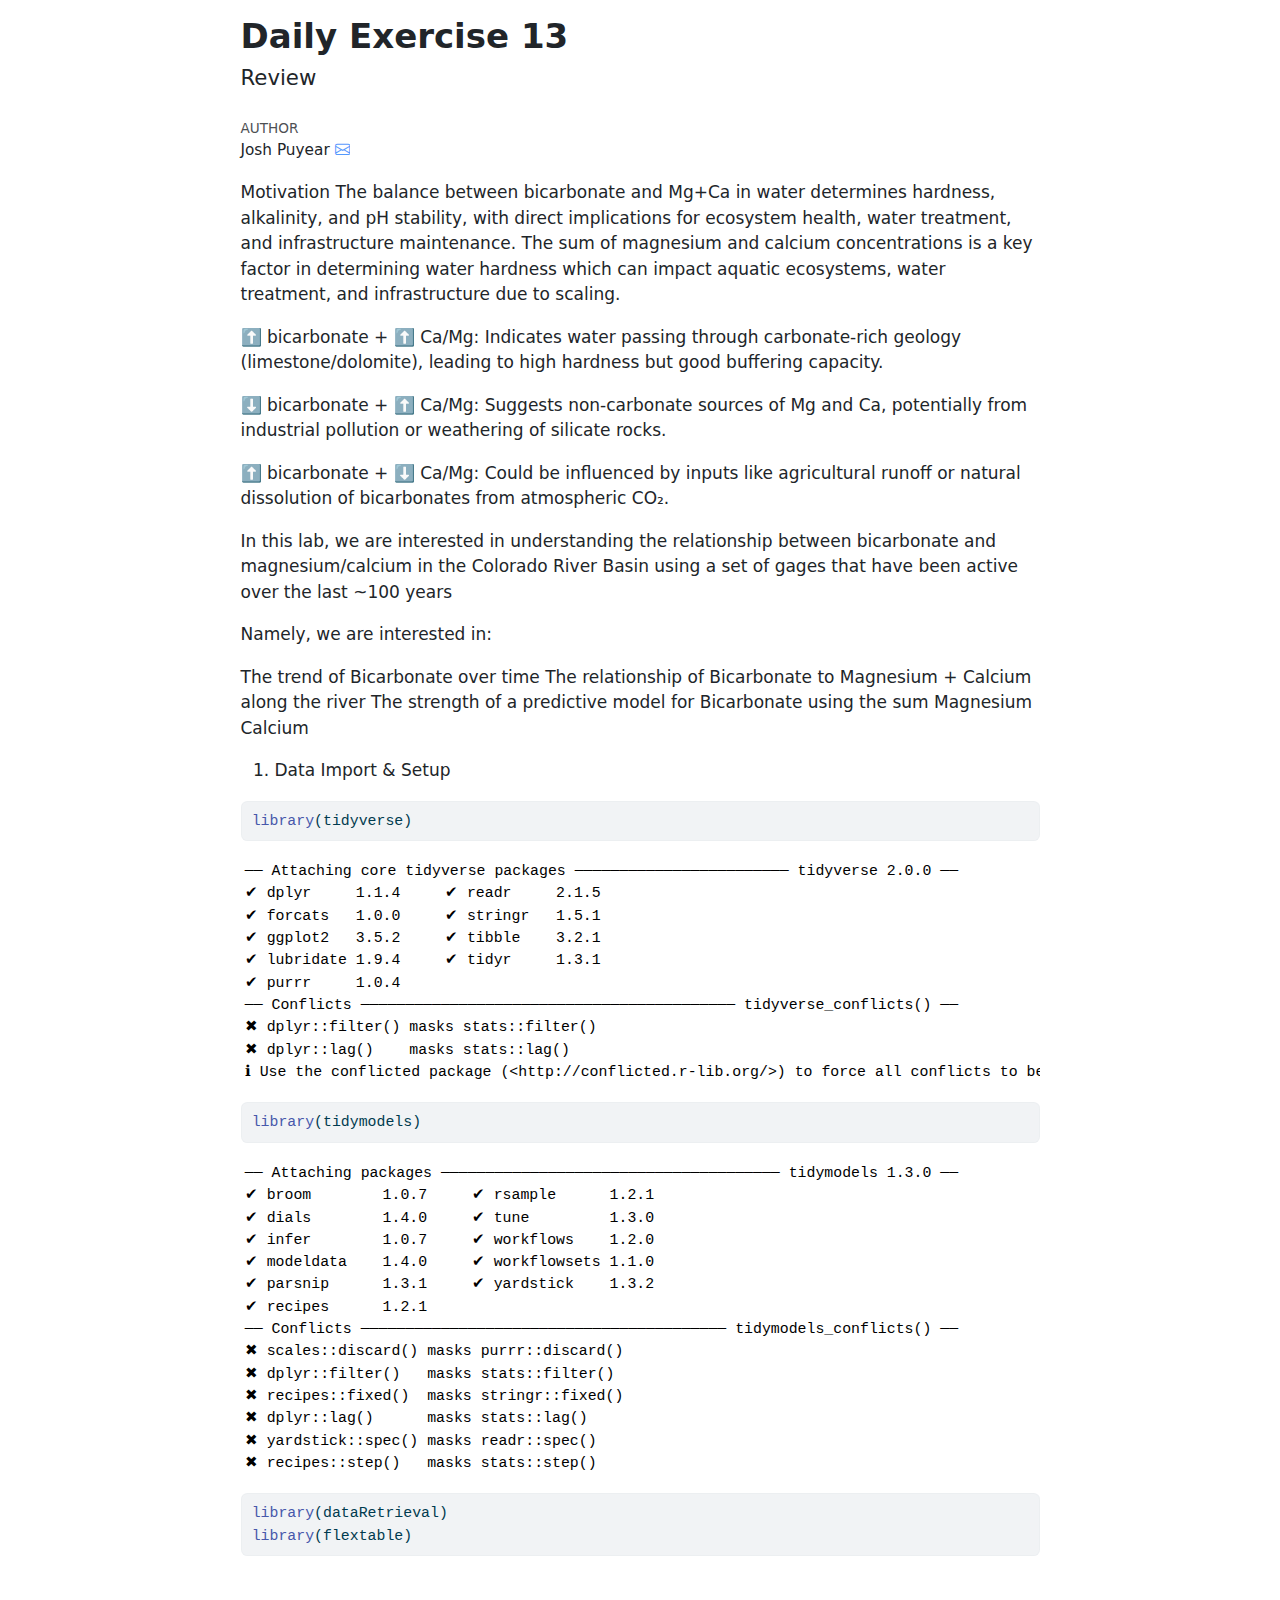
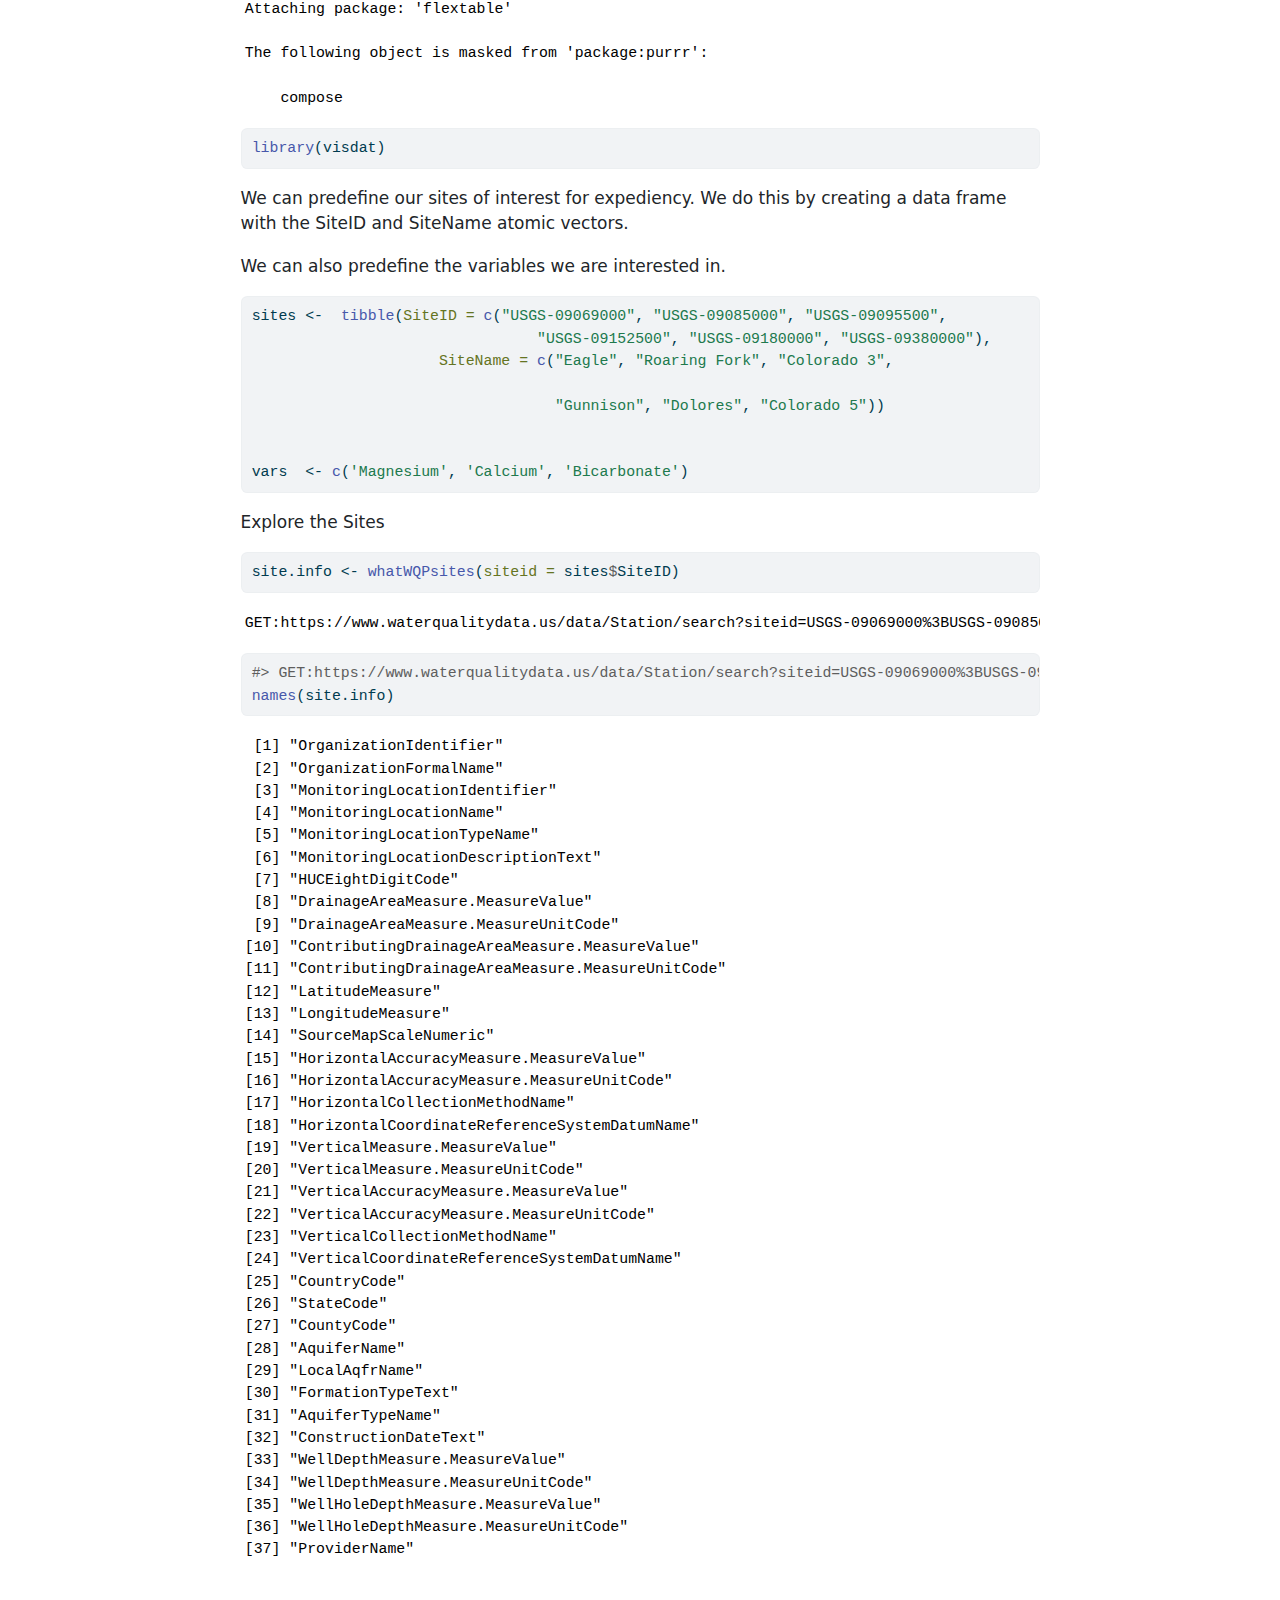
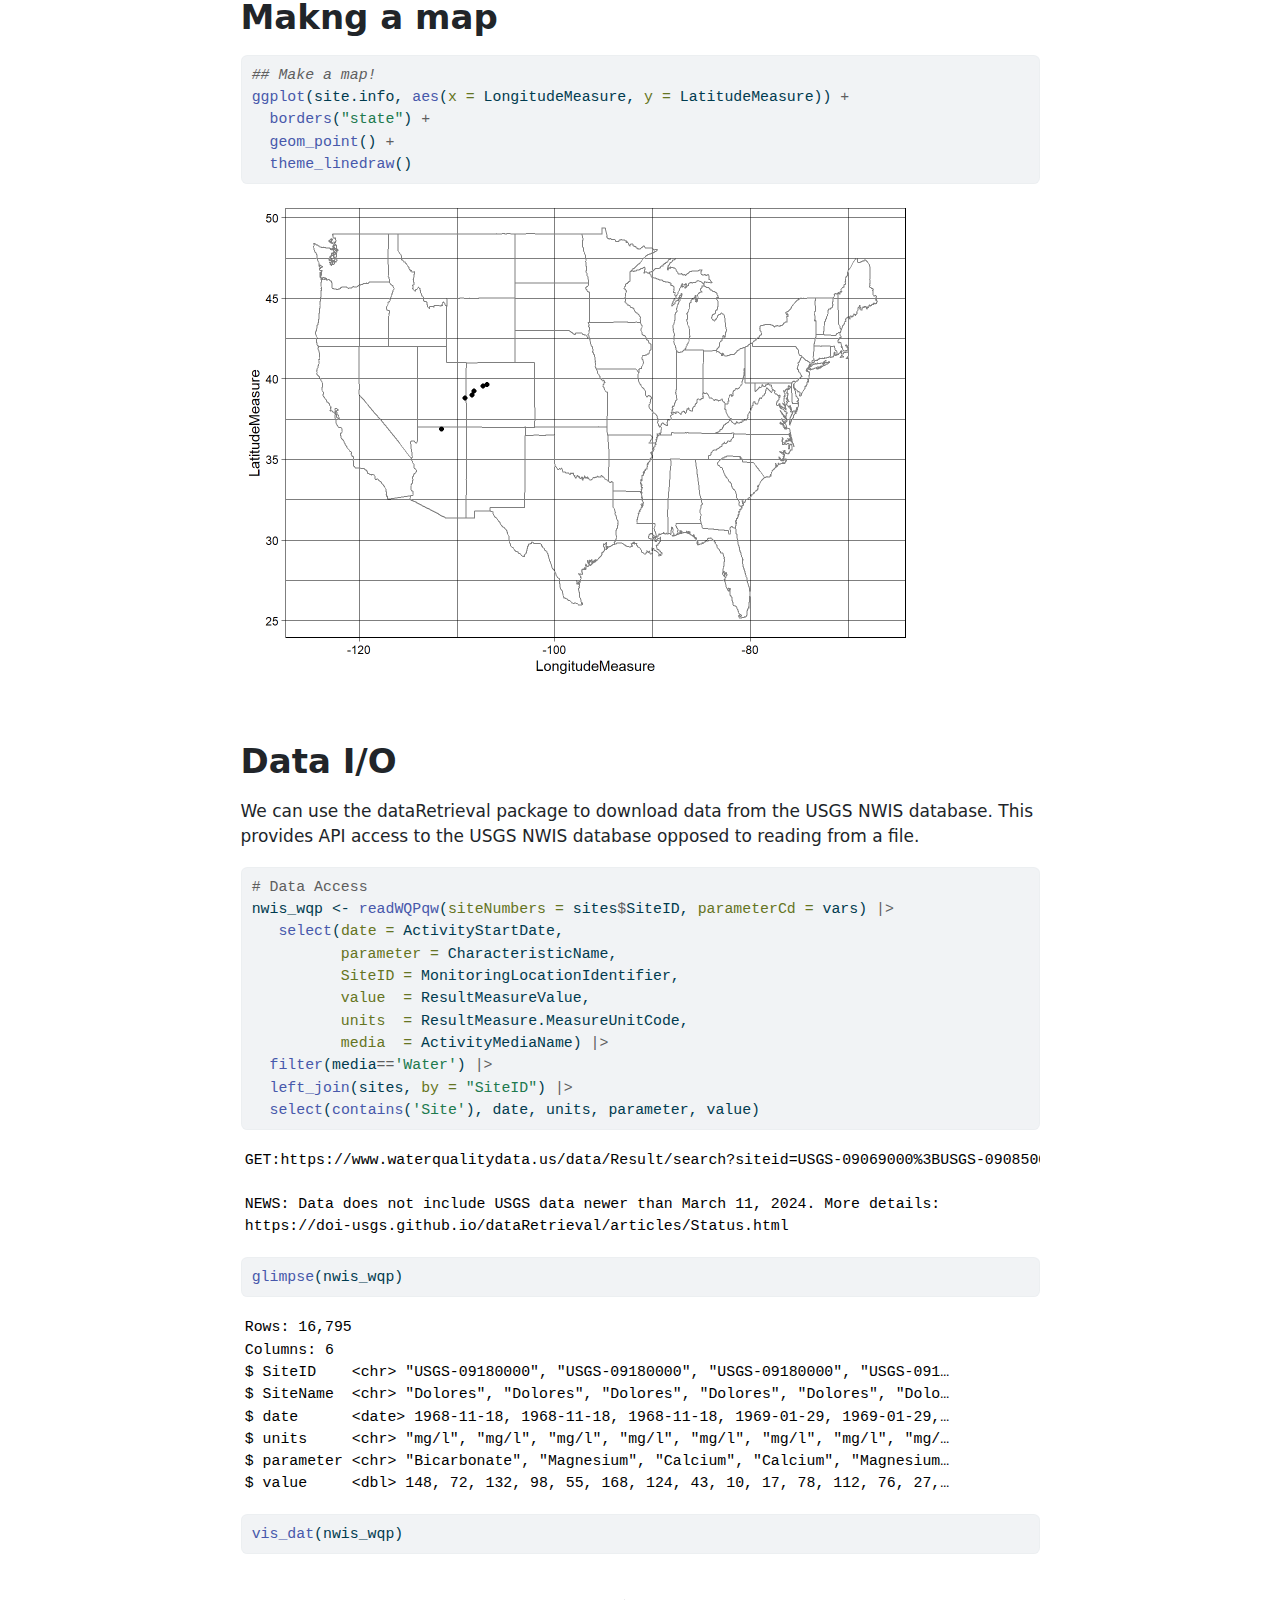
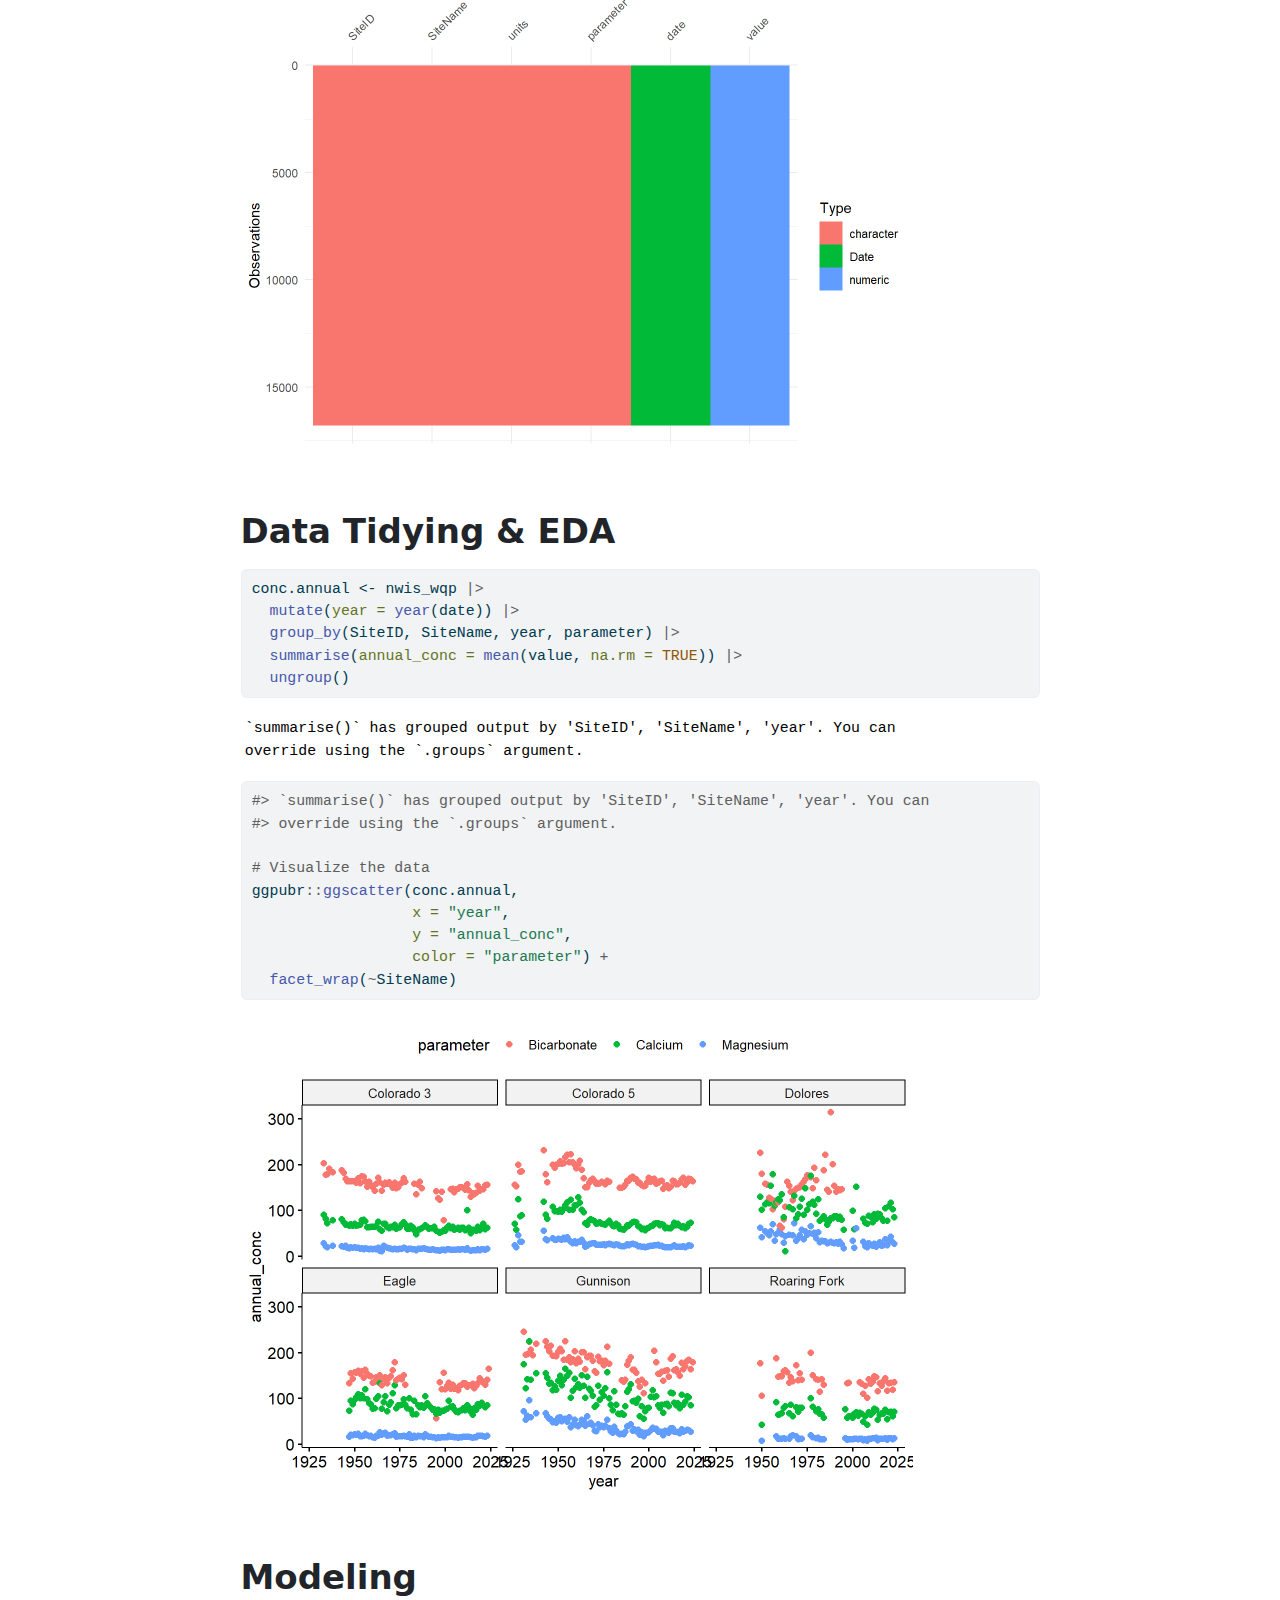
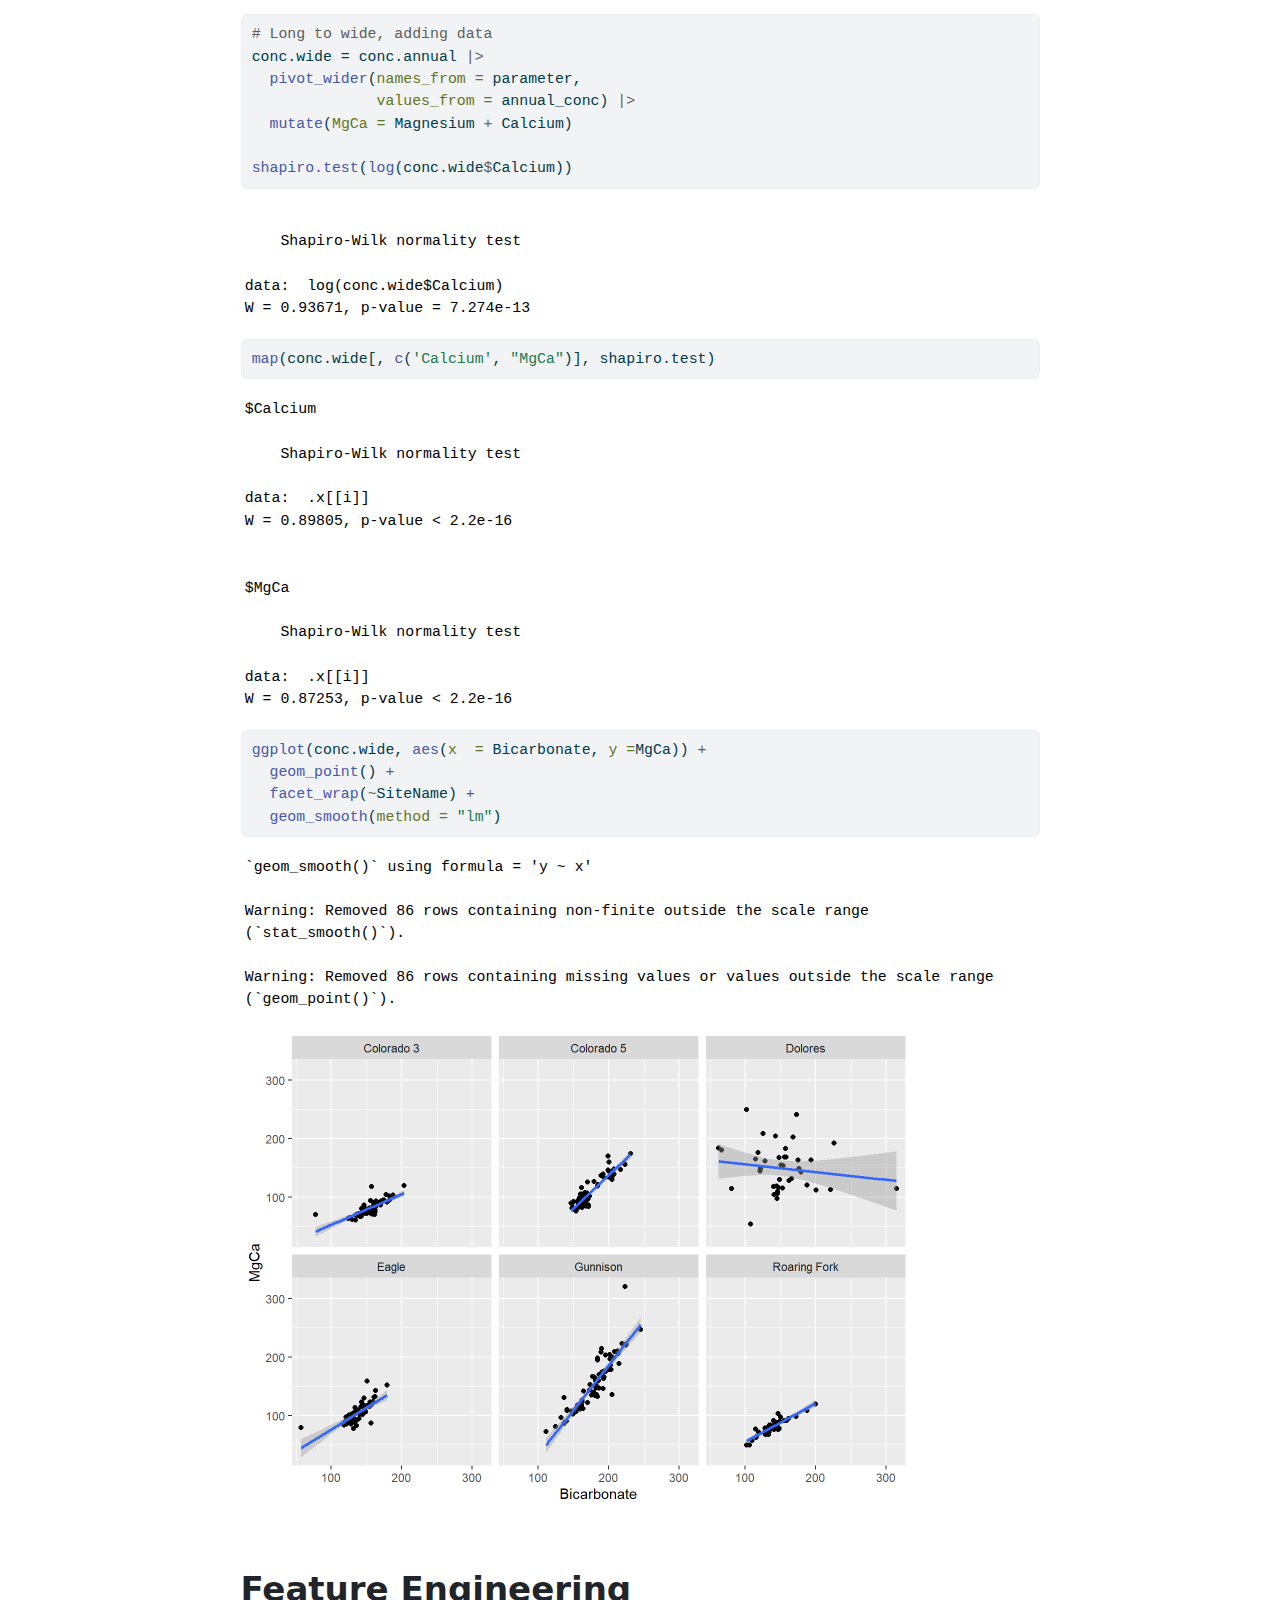
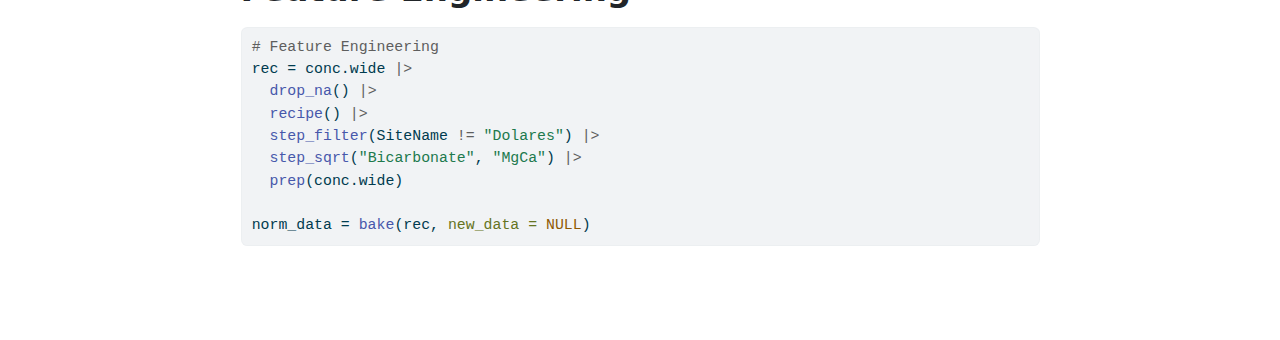
<file: 13-exercise.html>
<!DOCTYPE html>
<html xmlns="http://www.w3.org/1999/xhtml" lang="en" xml:lang="en"><head>

<meta charset="utf-8">
<meta name="generator" content="quarto-1.5.57">

<meta name="viewport" content="width=device-width, initial-scale=1.0, user-scalable=yes">

<meta name="author" content="Josh Puyear">

<title>Daily Exercise 13</title>
<style>
code{white-space: pre-wrap;}
span.smallcaps{font-variant: small-caps;}
div.columns{display: flex; gap: min(4vw, 1.5em);}
div.column{flex: auto; overflow-x: auto;}
div.hanging-indent{margin-left: 1.5em; text-indent: -1.5em;}
ul.task-list{list-style: none;}
ul.task-list li input[type="checkbox"] {
  width: 0.8em;
  margin: 0 0.8em 0.2em -1em; /* quarto-specific, see https://github.com/quarto-dev/quarto-cli/issues/4556 */ 
  vertical-align: middle;
}
/* CSS for syntax highlighting */
pre > code.sourceCode { white-space: pre; position: relative; }
pre > code.sourceCode > span { line-height: 1.25; }
pre > code.sourceCode > span:empty { height: 1.2em; }
.sourceCode { overflow: visible; }
code.sourceCode > span { color: inherit; text-decoration: inherit; }
div.sourceCode { margin: 1em 0; }
pre.sourceCode { margin: 0; }
@media screen {
div.sourceCode { overflow: auto; }
}
@media print {
pre > code.sourceCode { white-space: pre-wrap; }
pre > code.sourceCode > span { display: inline-block; text-indent: -5em; padding-left: 5em; }
}
pre.numberSource code
  { counter-reset: source-line 0; }
pre.numberSource code > span
  { position: relative; left: -4em; counter-increment: source-line; }
pre.numberSource code > span > a:first-child::before
  { content: counter(source-line);
    position: relative; left: -1em; text-align: right; vertical-align: baseline;
    border: none; display: inline-block;
    -webkit-touch-callout: none; -webkit-user-select: none;
    -khtml-user-select: none; -moz-user-select: none;
    -ms-user-select: none; user-select: none;
    padding: 0 4px; width: 4em;
  }
pre.numberSource { margin-left: 3em;  padding-left: 4px; }
div.sourceCode
  {   }
@media screen {
pre > code.sourceCode > span > a:first-child::before { text-decoration: underline; }
}
</style>


<script src="13-exercise_files/libs/clipboard/clipboard.min.js"></script>
<script src="13-exercise_files/libs/quarto-html/quarto.js"></script>
<script src="13-exercise_files/libs/quarto-html/popper.min.js"></script>
<script src="13-exercise_files/libs/quarto-html/tippy.umd.min.js"></script>
<script src="13-exercise_files/libs/quarto-html/anchor.min.js"></script>
<link href="13-exercise_files/libs/quarto-html/tippy.css" rel="stylesheet">
<link href="13-exercise_files/libs/quarto-html/quarto-syntax-highlighting.css" rel="stylesheet" id="quarto-text-highlighting-styles">
<script src="13-exercise_files/libs/bootstrap/bootstrap.min.js"></script>
<link href="13-exercise_files/libs/bootstrap/bootstrap-icons.css" rel="stylesheet">
<link href="13-exercise_files/libs/bootstrap/bootstrap.min.css" rel="stylesheet" id="quarto-bootstrap" data-mode="light">


</head>

<body class="fullcontent">

<div id="quarto-content" class="page-columns page-rows-contents page-layout-article">

<main class="content" id="quarto-document-content">

<header id="title-block-header" class="quarto-title-block default">
<div class="quarto-title">
<h1 class="title">Daily Exercise 13</h1>
<p class="subtitle lead">Review</p>
</div>



<div class="quarto-title-meta">

    <div>
    <div class="quarto-title-meta-heading">Author</div>
    <div class="quarto-title-meta-contents">
             <p>Josh Puyear <a href="mailto:jpuyear@colostate.edu" class="quarto-title-author-email"><i class="bi bi-envelope"></i></a> </p>
          </div>
  </div>
    
  
    
  </div>
  


</header>


<p>Motivation The balance between bicarbonate and Mg+Ca in water determines hardness, alkalinity, and pH stability, with direct implications for ecosystem health, water treatment, and infrastructure maintenance. The sum of magnesium and calcium concentrations is a key factor in determining water hardness which can impact aquatic ecosystems, water treatment, and infrastructure due to scaling.</p>
<p>⬆️ bicarbonate + ⬆️ Ca/Mg: Indicates water passing through carbonate-rich geology (limestone/dolomite), leading to high hardness but good buffering capacity.</p>
<p>⬇️ bicarbonate + ⬆️ Ca/Mg: Suggests non-carbonate sources of Mg and Ca, potentially from industrial pollution or weathering of silicate rocks.</p>
<p>⬆️ bicarbonate + ⬇️ Ca/Mg: Could be influenced by inputs like agricultural runoff or natural dissolution of bicarbonates from atmospheric CO₂.</p>
<p>In this lab, we are interested in understanding the relationship between bicarbonate and magnesium/calcium in the Colorado River Basin using a set of gages that have been active over the last ~100 years</p>
<p>Namely, we are interested in:</p>
<p>The trend of Bicarbonate over time The relationship of Bicarbonate to Magnesium + Calcium along the river The strength of a predictive model for Bicarbonate using the sum Magnesium Calcium</p>
<ol type="1">
<li>Data Import &amp; Setup</li>
</ol>
<div class="cell">
<div class="sourceCode cell-code" id="cb1"><pre class="sourceCode r code-with-copy"><code class="sourceCode r"><span id="cb1-1"><a href="#cb1-1" aria-hidden="true" tabindex="-1"></a><span class="fu">library</span>(tidyverse)</span></code><button title="Copy to Clipboard" class="code-copy-button"><i class="bi"></i></button></pre></div>
<div class="cell-output cell-output-stderr">
<pre><code>── Attaching core tidyverse packages ──────────────────────── tidyverse 2.0.0 ──
✔ dplyr     1.1.4     ✔ readr     2.1.5
✔ forcats   1.0.0     ✔ stringr   1.5.1
✔ ggplot2   3.5.2     ✔ tibble    3.2.1
✔ lubridate 1.9.4     ✔ tidyr     1.3.1
✔ purrr     1.0.4     
── Conflicts ────────────────────────────────────────── tidyverse_conflicts() ──
✖ dplyr::filter() masks stats::filter()
✖ dplyr::lag()    masks stats::lag()
ℹ Use the conflicted package (&lt;http://conflicted.r-lib.org/&gt;) to force all conflicts to become errors</code></pre>
</div>
<div class="sourceCode cell-code" id="cb3"><pre class="sourceCode r code-with-copy"><code class="sourceCode r"><span id="cb3-1"><a href="#cb3-1" aria-hidden="true" tabindex="-1"></a><span class="fu">library</span>(tidymodels)</span></code><button title="Copy to Clipboard" class="code-copy-button"><i class="bi"></i></button></pre></div>
<div class="cell-output cell-output-stderr">
<pre><code>── Attaching packages ────────────────────────────────────── tidymodels 1.3.0 ──
✔ broom        1.0.7     ✔ rsample      1.2.1
✔ dials        1.4.0     ✔ tune         1.3.0
✔ infer        1.0.7     ✔ workflows    1.2.0
✔ modeldata    1.4.0     ✔ workflowsets 1.1.0
✔ parsnip      1.3.1     ✔ yardstick    1.3.2
✔ recipes      1.2.1     
── Conflicts ───────────────────────────────────────── tidymodels_conflicts() ──
✖ scales::discard() masks purrr::discard()
✖ dplyr::filter()   masks stats::filter()
✖ recipes::fixed()  masks stringr::fixed()
✖ dplyr::lag()      masks stats::lag()
✖ yardstick::spec() masks readr::spec()
✖ recipes::step()   masks stats::step()</code></pre>
</div>
<div class="sourceCode cell-code" id="cb5"><pre class="sourceCode r code-with-copy"><code class="sourceCode r"><span id="cb5-1"><a href="#cb5-1" aria-hidden="true" tabindex="-1"></a><span class="fu">library</span>(dataRetrieval)</span>
<span id="cb5-2"><a href="#cb5-2" aria-hidden="true" tabindex="-1"></a><span class="fu">library</span>(flextable)</span></code><button title="Copy to Clipboard" class="code-copy-button"><i class="bi"></i></button></pre></div>
<div class="cell-output cell-output-stderr">
<pre><code>
Attaching package: 'flextable'

The following object is masked from 'package:purrr':

    compose</code></pre>
</div>
<div class="sourceCode cell-code" id="cb7"><pre class="sourceCode r code-with-copy"><code class="sourceCode r"><span id="cb7-1"><a href="#cb7-1" aria-hidden="true" tabindex="-1"></a><span class="fu">library</span>(visdat)</span></code><button title="Copy to Clipboard" class="code-copy-button"><i class="bi"></i></button></pre></div>
</div>
<p>We can predefine our sites of interest for expediency. We do this by creating a data frame with the SiteID and SiteName atomic vectors.</p>
<p>We can also predefine the variables we are interested in.</p>
<div class="cell">
<div class="sourceCode cell-code" id="cb8"><pre class="sourceCode r code-with-copy"><code class="sourceCode r"><span id="cb8-1"><a href="#cb8-1" aria-hidden="true" tabindex="-1"></a>sites <span class="ot">&lt;-</span>  <span class="fu">tibble</span>(<span class="at">SiteID =</span> <span class="fu">c</span>(<span class="st">"USGS-09069000"</span>, <span class="st">"USGS-09085000"</span>, <span class="st">"USGS-09095500"</span>,</span>
<span id="cb8-2"><a href="#cb8-2" aria-hidden="true" tabindex="-1"></a>                                <span class="st">"USGS-09152500"</span>, <span class="st">"USGS-09180000"</span>, <span class="st">"USGS-09380000"</span>),</span>
<span id="cb8-3"><a href="#cb8-3" aria-hidden="true" tabindex="-1"></a>                     <span class="at">SiteName =</span> <span class="fu">c</span>(<span class="st">"Eagle"</span>, <span class="st">"Roaring Fork"</span>, <span class="st">"Colorado 3"</span>, </span>
<span id="cb8-4"><a href="#cb8-4" aria-hidden="true" tabindex="-1"></a>                                  </span>
<span id="cb8-5"><a href="#cb8-5" aria-hidden="true" tabindex="-1"></a>                                  <span class="st">"Gunnison"</span>, <span class="st">"Dolores"</span>, <span class="st">"Colorado 5"</span>)) </span>
<span id="cb8-6"><a href="#cb8-6" aria-hidden="true" tabindex="-1"></a></span>
<span id="cb8-7"><a href="#cb8-7" aria-hidden="true" tabindex="-1"></a></span>
<span id="cb8-8"><a href="#cb8-8" aria-hidden="true" tabindex="-1"></a>vars  <span class="ot">&lt;-</span> <span class="fu">c</span>(<span class="st">'Magnesium'</span>, <span class="st">'Calcium'</span>, <span class="st">'Bicarbonate'</span>)</span></code><button title="Copy to Clipboard" class="code-copy-button"><i class="bi"></i></button></pre></div>
</div>
<p>Explore the Sites</p>
<div class="cell">
<div class="sourceCode cell-code" id="cb9"><pre class="sourceCode r code-with-copy"><code class="sourceCode r"><span id="cb9-1"><a href="#cb9-1" aria-hidden="true" tabindex="-1"></a>site.info <span class="ot">&lt;-</span> <span class="fu">whatWQPsites</span>(<span class="at">siteid =</span> sites<span class="sc">$</span>SiteID) </span></code><button title="Copy to Clipboard" class="code-copy-button"><i class="bi"></i></button></pre></div>
<div class="cell-output cell-output-stderr">
<pre><code>GET:https://www.waterqualitydata.us/data/Station/search?siteid=USGS-09069000%3BUSGS-09085000%3BUSGS-09095500%3BUSGS-09152500%3BUSGS-09180000%3BUSGS-09380000&amp;mimeType=csv&amp;count=no</code></pre>
</div>
<div class="sourceCode cell-code" id="cb11"><pre class="sourceCode r code-with-copy"><code class="sourceCode r"><span id="cb11-1"><a href="#cb11-1" aria-hidden="true" tabindex="-1"></a><span class="co">#&gt; GET:https://www.waterqualitydata.us/data/Station/search?siteid=USGS-09069000%3BUSGS-09085000%3BUSGS-09095500%3BUSGS-09152500%3BUSGS-09180000%3BUSGS-09380000&amp;mimeType=csv&amp;count=no</span></span>
<span id="cb11-2"><a href="#cb11-2" aria-hidden="true" tabindex="-1"></a><span class="fu">names</span>(site.info)</span></code><button title="Copy to Clipboard" class="code-copy-button"><i class="bi"></i></button></pre></div>
<div class="cell-output cell-output-stdout">
<pre><code> [1] "OrganizationIdentifier"                         
 [2] "OrganizationFormalName"                         
 [3] "MonitoringLocationIdentifier"                   
 [4] "MonitoringLocationName"                         
 [5] "MonitoringLocationTypeName"                     
 [6] "MonitoringLocationDescriptionText"              
 [7] "HUCEightDigitCode"                              
 [8] "DrainageAreaMeasure.MeasureValue"               
 [9] "DrainageAreaMeasure.MeasureUnitCode"            
[10] "ContributingDrainageAreaMeasure.MeasureValue"   
[11] "ContributingDrainageAreaMeasure.MeasureUnitCode"
[12] "LatitudeMeasure"                                
[13] "LongitudeMeasure"                               
[14] "SourceMapScaleNumeric"                          
[15] "HorizontalAccuracyMeasure.MeasureValue"         
[16] "HorizontalAccuracyMeasure.MeasureUnitCode"      
[17] "HorizontalCollectionMethodName"                 
[18] "HorizontalCoordinateReferenceSystemDatumName"   
[19] "VerticalMeasure.MeasureValue"                   
[20] "VerticalMeasure.MeasureUnitCode"                
[21] "VerticalAccuracyMeasure.MeasureValue"           
[22] "VerticalAccuracyMeasure.MeasureUnitCode"        
[23] "VerticalCollectionMethodName"                   
[24] "VerticalCoordinateReferenceSystemDatumName"     
[25] "CountryCode"                                    
[26] "StateCode"                                      
[27] "CountyCode"                                     
[28] "AquiferName"                                    
[29] "LocalAqfrName"                                  
[30] "FormationTypeText"                              
[31] "AquiferTypeName"                                
[32] "ConstructionDateText"                           
[33] "WellDepthMeasure.MeasureValue"                  
[34] "WellDepthMeasure.MeasureUnitCode"               
[35] "WellHoleDepthMeasure.MeasureValue"              
[36] "WellHoleDepthMeasure.MeasureUnitCode"           
[37] "ProviderName"                                   </code></pre>
</div>
</div>
<section id="makng-a-map" class="level1">
<h1>Makng a map</h1>
<div class="cell">
<div class="sourceCode cell-code" id="cb13"><pre class="sourceCode r code-with-copy"><code class="sourceCode r"><span id="cb13-1"><a href="#cb13-1" aria-hidden="true" tabindex="-1"></a><span class="do">## Make a map!</span></span>
<span id="cb13-2"><a href="#cb13-2" aria-hidden="true" tabindex="-1"></a><span class="fu">ggplot</span>(site.info, <span class="fu">aes</span>(<span class="at">x =</span> LongitudeMeasure, <span class="at">y =</span> LatitudeMeasure)) <span class="sc">+</span> </span>
<span id="cb13-3"><a href="#cb13-3" aria-hidden="true" tabindex="-1"></a>  <span class="fu">borders</span>(<span class="st">"state"</span>) <span class="sc">+</span></span>
<span id="cb13-4"><a href="#cb13-4" aria-hidden="true" tabindex="-1"></a>  <span class="fu">geom_point</span>() <span class="sc">+</span> </span>
<span id="cb13-5"><a href="#cb13-5" aria-hidden="true" tabindex="-1"></a>  <span class="fu">theme_linedraw</span>()</span></code><button title="Copy to Clipboard" class="code-copy-button"><i class="bi"></i></button></pre></div>
<div class="cell-output-display">
<div>
<figure class="figure">
<p><img src="13-exercise_files/figure-html/unnamed-chunk-4-1.png" class="img-fluid figure-img" width="672"></p>
</figure>
</div>
</div>
</div>
</section>
<section id="data-io" class="level1">
<h1>Data I/O</h1>
<p>We can use the dataRetrieval package to download data from the USGS NWIS database. This provides API access to the USGS NWIS database opposed to reading from a file.</p>
<div class="cell">
<div class="sourceCode cell-code" id="cb14"><pre class="sourceCode r code-with-copy"><code class="sourceCode r"><span id="cb14-1"><a href="#cb14-1" aria-hidden="true" tabindex="-1"></a><span class="co"># Data Access</span></span>
<span id="cb14-2"><a href="#cb14-2" aria-hidden="true" tabindex="-1"></a>nwis_wqp <span class="ot">&lt;-</span> <span class="fu">readWQPqw</span>(<span class="at">siteNumbers =</span> sites<span class="sc">$</span>SiteID, <span class="at">parameterCd =</span> vars) <span class="sc">|&gt;</span> </span>
<span id="cb14-3"><a href="#cb14-3" aria-hidden="true" tabindex="-1"></a>   <span class="fu">select</span>(<span class="at">date =</span> ActivityStartDate,</span>
<span id="cb14-4"><a href="#cb14-4" aria-hidden="true" tabindex="-1"></a>          <span class="at">parameter =</span> CharacteristicName,</span>
<span id="cb14-5"><a href="#cb14-5" aria-hidden="true" tabindex="-1"></a>          <span class="at">SiteID =</span> MonitoringLocationIdentifier,</span>
<span id="cb14-6"><a href="#cb14-6" aria-hidden="true" tabindex="-1"></a>          <span class="at">value  =</span> ResultMeasureValue,</span>
<span id="cb14-7"><a href="#cb14-7" aria-hidden="true" tabindex="-1"></a>          <span class="at">units  =</span> ResultMeasure.MeasureUnitCode,</span>
<span id="cb14-8"><a href="#cb14-8" aria-hidden="true" tabindex="-1"></a>          <span class="at">media  =</span> ActivityMediaName) <span class="sc">|&gt;</span> </span>
<span id="cb14-9"><a href="#cb14-9" aria-hidden="true" tabindex="-1"></a>  <span class="fu">filter</span>(media<span class="sc">==</span><span class="st">'Water'</span>) <span class="sc">|&gt;</span> </span>
<span id="cb14-10"><a href="#cb14-10" aria-hidden="true" tabindex="-1"></a>  <span class="fu">left_join</span>(sites, <span class="at">by =</span> <span class="st">"SiteID"</span>) <span class="sc">|&gt;</span> </span>
<span id="cb14-11"><a href="#cb14-11" aria-hidden="true" tabindex="-1"></a>  <span class="fu">select</span>(<span class="fu">contains</span>(<span class="st">'Site'</span>), date, units, parameter, value)</span></code><button title="Copy to Clipboard" class="code-copy-button"><i class="bi"></i></button></pre></div>
<div class="cell-output cell-output-stderr">
<pre><code>GET:https://www.waterqualitydata.us/data/Result/search?siteid=USGS-09069000%3BUSGS-09085000%3BUSGS-09095500%3BUSGS-09152500%3BUSGS-09180000%3BUSGS-09380000&amp;count=no&amp;characteristicName=Magnesium%3BCalcium%3BBicarbonate&amp;mimeType=csv</code></pre>
</div>
<div class="cell-output cell-output-stderr">
<pre><code>NEWS: Data does not include USGS data newer than March 11, 2024. More details:
https://doi-usgs.github.io/dataRetrieval/articles/Status.html</code></pre>
</div>
<div class="sourceCode cell-code" id="cb17"><pre class="sourceCode r code-with-copy"><code class="sourceCode r"><span id="cb17-1"><a href="#cb17-1" aria-hidden="true" tabindex="-1"></a><span class="fu">glimpse</span>(nwis_wqp)</span></code><button title="Copy to Clipboard" class="code-copy-button"><i class="bi"></i></button></pre></div>
<div class="cell-output cell-output-stdout">
<pre><code>Rows: 16,795
Columns: 6
$ SiteID    &lt;chr&gt; "USGS-09180000", "USGS-09180000", "USGS-09180000", "USGS-091…
$ SiteName  &lt;chr&gt; "Dolores", "Dolores", "Dolores", "Dolores", "Dolores", "Dolo…
$ date      &lt;date&gt; 1968-11-18, 1968-11-18, 1968-11-18, 1969-01-29, 1969-01-29,…
$ units     &lt;chr&gt; "mg/l", "mg/l", "mg/l", "mg/l", "mg/l", "mg/l", "mg/l", "mg/…
$ parameter &lt;chr&gt; "Bicarbonate", "Magnesium", "Calcium", "Calcium", "Magnesium…
$ value     &lt;dbl&gt; 148, 72, 132, 98, 55, 168, 124, 43, 10, 17, 78, 112, 76, 27,…</code></pre>
</div>
<div class="sourceCode cell-code" id="cb19"><pre class="sourceCode r code-with-copy"><code class="sourceCode r"><span id="cb19-1"><a href="#cb19-1" aria-hidden="true" tabindex="-1"></a><span class="fu">vis_dat</span>(nwis_wqp)</span></code><button title="Copy to Clipboard" class="code-copy-button"><i class="bi"></i></button></pre></div>
<div class="cell-output-display">
<div>
<figure class="figure">
<p><img src="13-exercise_files/figure-html/unnamed-chunk-5-1.png" class="img-fluid figure-img" width="672"></p>
</figure>
</div>
</div>
</div>
</section>
<section id="data-tidying-eda" class="level1">
<h1>Data Tidying &amp; EDA</h1>
<div class="cell">
<div class="sourceCode cell-code" id="cb20"><pre class="sourceCode r code-with-copy"><code class="sourceCode r"><span id="cb20-1"><a href="#cb20-1" aria-hidden="true" tabindex="-1"></a>conc.annual <span class="ot">&lt;-</span> nwis_wqp <span class="sc">|&gt;</span> </span>
<span id="cb20-2"><a href="#cb20-2" aria-hidden="true" tabindex="-1"></a>  <span class="fu">mutate</span>(<span class="at">year =</span> <span class="fu">year</span>(date)) <span class="sc">|&gt;</span> </span>
<span id="cb20-3"><a href="#cb20-3" aria-hidden="true" tabindex="-1"></a>  <span class="fu">group_by</span>(SiteID, SiteName, year, parameter) <span class="sc">|&gt;</span> </span>
<span id="cb20-4"><a href="#cb20-4" aria-hidden="true" tabindex="-1"></a>  <span class="fu">summarise</span>(<span class="at">annual_conc =</span> <span class="fu">mean</span>(value, <span class="at">na.rm =</span> <span class="cn">TRUE</span>)) <span class="sc">|&gt;</span> </span>
<span id="cb20-5"><a href="#cb20-5" aria-hidden="true" tabindex="-1"></a>  <span class="fu">ungroup</span>()</span></code><button title="Copy to Clipboard" class="code-copy-button"><i class="bi"></i></button></pre></div>
<div class="cell-output cell-output-stderr">
<pre><code>`summarise()` has grouped output by 'SiteID', 'SiteName', 'year'. You can
override using the `.groups` argument.</code></pre>
</div>
<div class="sourceCode cell-code" id="cb22"><pre class="sourceCode r code-with-copy"><code class="sourceCode r"><span id="cb22-1"><a href="#cb22-1" aria-hidden="true" tabindex="-1"></a><span class="co">#&gt; `summarise()` has grouped output by 'SiteID', 'SiteName', 'year'. You can</span></span>
<span id="cb22-2"><a href="#cb22-2" aria-hidden="true" tabindex="-1"></a><span class="co">#&gt; override using the `.groups` argument.</span></span>
<span id="cb22-3"><a href="#cb22-3" aria-hidden="true" tabindex="-1"></a></span>
<span id="cb22-4"><a href="#cb22-4" aria-hidden="true" tabindex="-1"></a><span class="co"># Visualize the data</span></span>
<span id="cb22-5"><a href="#cb22-5" aria-hidden="true" tabindex="-1"></a>ggpubr<span class="sc">::</span><span class="fu">ggscatter</span>(conc.annual, </span>
<span id="cb22-6"><a href="#cb22-6" aria-hidden="true" tabindex="-1"></a>                  <span class="at">x =</span> <span class="st">"year"</span>, </span>
<span id="cb22-7"><a href="#cb22-7" aria-hidden="true" tabindex="-1"></a>                  <span class="at">y =</span> <span class="st">"annual_conc"</span>,</span>
<span id="cb22-8"><a href="#cb22-8" aria-hidden="true" tabindex="-1"></a>                  <span class="at">color =</span> <span class="st">"parameter"</span>) <span class="sc">+</span> </span>
<span id="cb22-9"><a href="#cb22-9" aria-hidden="true" tabindex="-1"></a>  <span class="fu">facet_wrap</span>(<span class="sc">~</span>SiteName)</span></code><button title="Copy to Clipboard" class="code-copy-button"><i class="bi"></i></button></pre></div>
<div class="cell-output-display">
<div>
<figure class="figure">
<p><img src="13-exercise_files/figure-html/unnamed-chunk-6-1.png" class="img-fluid figure-img" width="672"></p>
</figure>
</div>
</div>
</div>
</section>
<section id="modeling" class="level1">
<h1>Modeling</h1>
<div class="cell">
<div class="sourceCode cell-code" id="cb23"><pre class="sourceCode r code-with-copy"><code class="sourceCode r"><span id="cb23-1"><a href="#cb23-1" aria-hidden="true" tabindex="-1"></a><span class="co"># Long to wide, adding data</span></span>
<span id="cb23-2"><a href="#cb23-2" aria-hidden="true" tabindex="-1"></a>conc.wide <span class="ot">=</span> conc.annual <span class="sc">|&gt;</span> </span>
<span id="cb23-3"><a href="#cb23-3" aria-hidden="true" tabindex="-1"></a>  <span class="fu">pivot_wider</span>(<span class="at">names_from =</span> parameter, </span>
<span id="cb23-4"><a href="#cb23-4" aria-hidden="true" tabindex="-1"></a>              <span class="at">values_from =</span> annual_conc) <span class="sc">|&gt;</span> </span>
<span id="cb23-5"><a href="#cb23-5" aria-hidden="true" tabindex="-1"></a>  <span class="fu">mutate</span>(<span class="at">MgCa =</span> Magnesium <span class="sc">+</span> Calcium)</span>
<span id="cb23-6"><a href="#cb23-6" aria-hidden="true" tabindex="-1"></a></span>
<span id="cb23-7"><a href="#cb23-7" aria-hidden="true" tabindex="-1"></a><span class="fu">shapiro.test</span>(<span class="fu">log</span>(conc.wide<span class="sc">$</span>Calcium))</span></code><button title="Copy to Clipboard" class="code-copy-button"><i class="bi"></i></button></pre></div>
<div class="cell-output cell-output-stdout">
<pre><code>
    Shapiro-Wilk normality test

data:  log(conc.wide$Calcium)
W = 0.93671, p-value = 7.274e-13</code></pre>
</div>
<div class="sourceCode cell-code" id="cb25"><pre class="sourceCode r code-with-copy"><code class="sourceCode r"><span id="cb25-1"><a href="#cb25-1" aria-hidden="true" tabindex="-1"></a><span class="fu">map</span>(conc.wide[, <span class="fu">c</span>(<span class="st">'Calcium'</span>, <span class="st">"MgCa"</span>)], shapiro.test)</span></code><button title="Copy to Clipboard" class="code-copy-button"><i class="bi"></i></button></pre></div>
<div class="cell-output cell-output-stdout">
<pre><code>$Calcium

    Shapiro-Wilk normality test

data:  .x[[i]]
W = 0.89805, p-value &lt; 2.2e-16


$MgCa

    Shapiro-Wilk normality test

data:  .x[[i]]
W = 0.87253, p-value &lt; 2.2e-16</code></pre>
</div>
<div class="sourceCode cell-code" id="cb27"><pre class="sourceCode r code-with-copy"><code class="sourceCode r"><span id="cb27-1"><a href="#cb27-1" aria-hidden="true" tabindex="-1"></a><span class="fu">ggplot</span>(conc.wide, <span class="fu">aes</span>(<span class="at">x  =</span> Bicarbonate, <span class="at">y =</span>MgCa)) <span class="sc">+</span> </span>
<span id="cb27-2"><a href="#cb27-2" aria-hidden="true" tabindex="-1"></a>  <span class="fu">geom_point</span>() <span class="sc">+</span> </span>
<span id="cb27-3"><a href="#cb27-3" aria-hidden="true" tabindex="-1"></a>  <span class="fu">facet_wrap</span>(<span class="sc">~</span>SiteName) <span class="sc">+</span> </span>
<span id="cb27-4"><a href="#cb27-4" aria-hidden="true" tabindex="-1"></a>  <span class="fu">geom_smooth</span>(<span class="at">method =</span> <span class="st">"lm"</span>)</span></code><button title="Copy to Clipboard" class="code-copy-button"><i class="bi"></i></button></pre></div>
<div class="cell-output cell-output-stderr">
<pre><code>`geom_smooth()` using formula = 'y ~ x'</code></pre>
</div>
<div class="cell-output cell-output-stderr">
<pre><code>Warning: Removed 86 rows containing non-finite outside the scale range
(`stat_smooth()`).</code></pre>
</div>
<div class="cell-output cell-output-stderr">
<pre><code>Warning: Removed 86 rows containing missing values or values outside the scale range
(`geom_point()`).</code></pre>
</div>
<div class="cell-output-display">
<div>
<figure class="figure">
<p><img src="13-exercise_files/figure-html/unnamed-chunk-7-1.png" class="img-fluid figure-img" width="672"></p>
</figure>
</div>
</div>
</div>
</section>
<section id="feature-engineering" class="level1">
<h1>Feature Engineering</h1>
<div class="cell">
<div class="sourceCode cell-code" id="cb31"><pre class="sourceCode r code-with-copy"><code class="sourceCode r"><span id="cb31-1"><a href="#cb31-1" aria-hidden="true" tabindex="-1"></a><span class="co"># Feature Engineering</span></span>
<span id="cb31-2"><a href="#cb31-2" aria-hidden="true" tabindex="-1"></a>rec <span class="ot">=</span> conc.wide <span class="sc">|&gt;</span></span>
<span id="cb31-3"><a href="#cb31-3" aria-hidden="true" tabindex="-1"></a>  <span class="fu">drop_na</span>() <span class="sc">|&gt;</span></span>
<span id="cb31-4"><a href="#cb31-4" aria-hidden="true" tabindex="-1"></a>  <span class="fu">recipe</span>() <span class="sc">|&gt;</span></span>
<span id="cb31-5"><a href="#cb31-5" aria-hidden="true" tabindex="-1"></a>  <span class="fu">step_filter</span>(SiteName <span class="sc">!=</span> <span class="st">"Dolares"</span>) <span class="sc">|&gt;</span> </span>
<span id="cb31-6"><a href="#cb31-6" aria-hidden="true" tabindex="-1"></a>  <span class="fu">step_sqrt</span>(<span class="st">"Bicarbonate"</span>, <span class="st">"MgCa"</span>) <span class="sc">|&gt;</span> </span>
<span id="cb31-7"><a href="#cb31-7" aria-hidden="true" tabindex="-1"></a>  <span class="fu">prep</span>(conc.wide)</span>
<span id="cb31-8"><a href="#cb31-8" aria-hidden="true" tabindex="-1"></a></span>
<span id="cb31-9"><a href="#cb31-9" aria-hidden="true" tabindex="-1"></a>norm_data <span class="ot">=</span> <span class="fu">bake</span>(rec, <span class="at">new_data =</span> <span class="cn">NULL</span>)</span></code><button title="Copy to Clipboard" class="code-copy-button"><i class="bi"></i></button></pre></div>
</div>
</section>

</main>
<!-- /main column -->
<script id="quarto-html-after-body" type="application/javascript">
window.document.addEventListener("DOMContentLoaded", function (event) {
  const toggleBodyColorMode = (bsSheetEl) => {
    const mode = bsSheetEl.getAttribute("data-mode");
    const bodyEl = window.document.querySelector("body");
    if (mode === "dark") {
      bodyEl.classList.add("quarto-dark");
      bodyEl.classList.remove("quarto-light");
    } else {
      bodyEl.classList.add("quarto-light");
      bodyEl.classList.remove("quarto-dark");
    }
  }
  const toggleBodyColorPrimary = () => {
    const bsSheetEl = window.document.querySelector("link#quarto-bootstrap");
    if (bsSheetEl) {
      toggleBodyColorMode(bsSheetEl);
    }
  }
  toggleBodyColorPrimary();  
  const icon = "";
  const anchorJS = new window.AnchorJS();
  anchorJS.options = {
    placement: 'right',
    icon: icon
  };
  anchorJS.add('.anchored');
  const isCodeAnnotation = (el) => {
    for (const clz of el.classList) {
      if (clz.startsWith('code-annotation-')) {                     
        return true;
      }
    }
    return false;
  }
  const onCopySuccess = function(e) {
    // button target
    const button = e.trigger;
    // don't keep focus
    button.blur();
    // flash "checked"
    button.classList.add('code-copy-button-checked');
    var currentTitle = button.getAttribute("title");
    button.setAttribute("title", "Copied!");
    let tooltip;
    if (window.bootstrap) {
      button.setAttribute("data-bs-toggle", "tooltip");
      button.setAttribute("data-bs-placement", "left");
      button.setAttribute("data-bs-title", "Copied!");
      tooltip = new bootstrap.Tooltip(button, 
        { trigger: "manual", 
          customClass: "code-copy-button-tooltip",
          offset: [0, -8]});
      tooltip.show();    
    }
    setTimeout(function() {
      if (tooltip) {
        tooltip.hide();
        button.removeAttribute("data-bs-title");
        button.removeAttribute("data-bs-toggle");
        button.removeAttribute("data-bs-placement");
      }
      button.setAttribute("title", currentTitle);
      button.classList.remove('code-copy-button-checked');
    }, 1000);
    // clear code selection
    e.clearSelection();
  }
  const getTextToCopy = function(trigger) {
      const codeEl = trigger.previousElementSibling.cloneNode(true);
      for (const childEl of codeEl.children) {
        if (isCodeAnnotation(childEl)) {
          childEl.remove();
        }
      }
      return codeEl.innerText;
  }
  const clipboard = new window.ClipboardJS('.code-copy-button:not([data-in-quarto-modal])', {
    text: getTextToCopy
  });
  clipboard.on('success', onCopySuccess);
  if (window.document.getElementById('quarto-embedded-source-code-modal')) {
    // For code content inside modals, clipBoardJS needs to be initialized with a container option
    // TODO: Check when it could be a function (https://github.com/zenorocha/clipboard.js/issues/860)
    const clipboardModal = new window.ClipboardJS('.code-copy-button[data-in-quarto-modal]', {
      text: getTextToCopy,
      container: window.document.getElementById('quarto-embedded-source-code-modal')
    });
    clipboardModal.on('success', onCopySuccess);
  }
    var localhostRegex = new RegExp(/^(?:http|https):\/\/localhost\:?[0-9]*\//);
    var mailtoRegex = new RegExp(/^mailto:/);
      var filterRegex = new RegExp('/' + window.location.host + '/');
    var isInternal = (href) => {
        return filterRegex.test(href) || localhostRegex.test(href) || mailtoRegex.test(href);
    }
    // Inspect non-navigation links and adorn them if external
 	var links = window.document.querySelectorAll('a[href]:not(.nav-link):not(.navbar-brand):not(.toc-action):not(.sidebar-link):not(.sidebar-item-toggle):not(.pagination-link):not(.no-external):not([aria-hidden]):not(.dropdown-item):not(.quarto-navigation-tool):not(.about-link)');
    for (var i=0; i<links.length; i++) {
      const link = links[i];
      if (!isInternal(link.href)) {
        // undo the damage that might have been done by quarto-nav.js in the case of
        // links that we want to consider external
        if (link.dataset.originalHref !== undefined) {
          link.href = link.dataset.originalHref;
        }
      }
    }
  function tippyHover(el, contentFn, onTriggerFn, onUntriggerFn) {
    const config = {
      allowHTML: true,
      maxWidth: 500,
      delay: 100,
      arrow: false,
      appendTo: function(el) {
          return el.parentElement;
      },
      interactive: true,
      interactiveBorder: 10,
      theme: 'quarto',
      placement: 'bottom-start',
    };
    if (contentFn) {
      config.content = contentFn;
    }
    if (onTriggerFn) {
      config.onTrigger = onTriggerFn;
    }
    if (onUntriggerFn) {
      config.onUntrigger = onUntriggerFn;
    }
    window.tippy(el, config); 
  }
  const noterefs = window.document.querySelectorAll('a[role="doc-noteref"]');
  for (var i=0; i<noterefs.length; i++) {
    const ref = noterefs[i];
    tippyHover(ref, function() {
      // use id or data attribute instead here
      let href = ref.getAttribute('data-footnote-href') || ref.getAttribute('href');
      try { href = new URL(href).hash; } catch {}
      const id = href.replace(/^#\/?/, "");
      const note = window.document.getElementById(id);
      if (note) {
        return note.innerHTML;
      } else {
        return "";
      }
    });
  }
  const xrefs = window.document.querySelectorAll('a.quarto-xref');
  const processXRef = (id, note) => {
    // Strip column container classes
    const stripColumnClz = (el) => {
      el.classList.remove("page-full", "page-columns");
      if (el.children) {
        for (const child of el.children) {
          stripColumnClz(child);
        }
      }
    }
    stripColumnClz(note)
    if (id === null || id.startsWith('sec-')) {
      // Special case sections, only their first couple elements
      const container = document.createElement("div");
      if (note.children && note.children.length > 2) {
        container.appendChild(note.children[0].cloneNode(true));
        for (let i = 1; i < note.children.length; i++) {
          const child = note.children[i];
          if (child.tagName === "P" && child.innerText === "") {
            continue;
          } else {
            container.appendChild(child.cloneNode(true));
            break;
          }
        }
        if (window.Quarto?.typesetMath) {
          window.Quarto.typesetMath(container);
        }
        return container.innerHTML
      } else {
        if (window.Quarto?.typesetMath) {
          window.Quarto.typesetMath(note);
        }
        return note.innerHTML;
      }
    } else {
      // Remove any anchor links if they are present
      const anchorLink = note.querySelector('a.anchorjs-link');
      if (anchorLink) {
        anchorLink.remove();
      }
      if (window.Quarto?.typesetMath) {
        window.Quarto.typesetMath(note);
      }
      // TODO in 1.5, we should make sure this works without a callout special case
      if (note.classList.contains("callout")) {
        return note.outerHTML;
      } else {
        return note.innerHTML;
      }
    }
  }
  for (var i=0; i<xrefs.length; i++) {
    const xref = xrefs[i];
    tippyHover(xref, undefined, function(instance) {
      instance.disable();
      let url = xref.getAttribute('href');
      let hash = undefined; 
      if (url.startsWith('#')) {
        hash = url;
      } else {
        try { hash = new URL(url).hash; } catch {}
      }
      if (hash) {
        const id = hash.replace(/^#\/?/, "");
        const note = window.document.getElementById(id);
        if (note !== null) {
          try {
            const html = processXRef(id, note.cloneNode(true));
            instance.setContent(html);
          } finally {
            instance.enable();
            instance.show();
          }
        } else {
          // See if we can fetch this
          fetch(url.split('#')[0])
          .then(res => res.text())
          .then(html => {
            const parser = new DOMParser();
            const htmlDoc = parser.parseFromString(html, "text/html");
            const note = htmlDoc.getElementById(id);
            if (note !== null) {
              const html = processXRef(id, note);
              instance.setContent(html);
            } 
          }).finally(() => {
            instance.enable();
            instance.show();
          });
        }
      } else {
        // See if we can fetch a full url (with no hash to target)
        // This is a special case and we should probably do some content thinning / targeting
        fetch(url)
        .then(res => res.text())
        .then(html => {
          const parser = new DOMParser();
          const htmlDoc = parser.parseFromString(html, "text/html");
          const note = htmlDoc.querySelector('main.content');
          if (note !== null) {
            // This should only happen for chapter cross references
            // (since there is no id in the URL)
            // remove the first header
            if (note.children.length > 0 && note.children[0].tagName === "HEADER") {
              note.children[0].remove();
            }
            const html = processXRef(null, note);
            instance.setContent(html);
          } 
        }).finally(() => {
          instance.enable();
          instance.show();
        });
      }
    }, function(instance) {
    });
  }
      let selectedAnnoteEl;
      const selectorForAnnotation = ( cell, annotation) => {
        let cellAttr = 'data-code-cell="' + cell + '"';
        let lineAttr = 'data-code-annotation="' +  annotation + '"';
        const selector = 'span[' + cellAttr + '][' + lineAttr + ']';
        return selector;
      }
      const selectCodeLines = (annoteEl) => {
        const doc = window.document;
        const targetCell = annoteEl.getAttribute("data-target-cell");
        const targetAnnotation = annoteEl.getAttribute("data-target-annotation");
        const annoteSpan = window.document.querySelector(selectorForAnnotation(targetCell, targetAnnotation));
        const lines = annoteSpan.getAttribute("data-code-lines").split(",");
        const lineIds = lines.map((line) => {
          return targetCell + "-" + line;
        })
        let top = null;
        let height = null;
        let parent = null;
        if (lineIds.length > 0) {
            //compute the position of the single el (top and bottom and make a div)
            const el = window.document.getElementById(lineIds[0]);
            top = el.offsetTop;
            height = el.offsetHeight;
            parent = el.parentElement.parentElement;
          if (lineIds.length > 1) {
            const lastEl = window.document.getElementById(lineIds[lineIds.length - 1]);
            const bottom = lastEl.offsetTop + lastEl.offsetHeight;
            height = bottom - top;
          }
          if (top !== null && height !== null && parent !== null) {
            // cook up a div (if necessary) and position it 
            let div = window.document.getElementById("code-annotation-line-highlight");
            if (div === null) {
              div = window.document.createElement("div");
              div.setAttribute("id", "code-annotation-line-highlight");
              div.style.position = 'absolute';
              parent.appendChild(div);
            }
            div.style.top = top - 2 + "px";
            div.style.height = height + 4 + "px";
            div.style.left = 0;
            let gutterDiv = window.document.getElementById("code-annotation-line-highlight-gutter");
            if (gutterDiv === null) {
              gutterDiv = window.document.createElement("div");
              gutterDiv.setAttribute("id", "code-annotation-line-highlight-gutter");
              gutterDiv.style.position = 'absolute';
              const codeCell = window.document.getElementById(targetCell);
              const gutter = codeCell.querySelector('.code-annotation-gutter');
              gutter.appendChild(gutterDiv);
            }
            gutterDiv.style.top = top - 2 + "px";
            gutterDiv.style.height = height + 4 + "px";
          }
          selectedAnnoteEl = annoteEl;
        }
      };
      const unselectCodeLines = () => {
        const elementsIds = ["code-annotation-line-highlight", "code-annotation-line-highlight-gutter"];
        elementsIds.forEach((elId) => {
          const div = window.document.getElementById(elId);
          if (div) {
            div.remove();
          }
        });
        selectedAnnoteEl = undefined;
      };
        // Handle positioning of the toggle
    window.addEventListener(
      "resize",
      throttle(() => {
        elRect = undefined;
        if (selectedAnnoteEl) {
          selectCodeLines(selectedAnnoteEl);
        }
      }, 10)
    );
    function throttle(fn, ms) {
    let throttle = false;
    let timer;
      return (...args) => {
        if(!throttle) { // first call gets through
            fn.apply(this, args);
            throttle = true;
        } else { // all the others get throttled
            if(timer) clearTimeout(timer); // cancel #2
            timer = setTimeout(() => {
              fn.apply(this, args);
              timer = throttle = false;
            }, ms);
        }
      };
    }
      // Attach click handler to the DT
      const annoteDls = window.document.querySelectorAll('dt[data-target-cell]');
      for (const annoteDlNode of annoteDls) {
        annoteDlNode.addEventListener('click', (event) => {
          const clickedEl = event.target;
          if (clickedEl !== selectedAnnoteEl) {
            unselectCodeLines();
            const activeEl = window.document.querySelector('dt[data-target-cell].code-annotation-active');
            if (activeEl) {
              activeEl.classList.remove('code-annotation-active');
            }
            selectCodeLines(clickedEl);
            clickedEl.classList.add('code-annotation-active');
          } else {
            // Unselect the line
            unselectCodeLines();
            clickedEl.classList.remove('code-annotation-active');
          }
        });
      }
  const findCites = (el) => {
    const parentEl = el.parentElement;
    if (parentEl) {
      const cites = parentEl.dataset.cites;
      if (cites) {
        return {
          el,
          cites: cites.split(' ')
        };
      } else {
        return findCites(el.parentElement)
      }
    } else {
      return undefined;
    }
  };
  var bibliorefs = window.document.querySelectorAll('a[role="doc-biblioref"]');
  for (var i=0; i<bibliorefs.length; i++) {
    const ref = bibliorefs[i];
    const citeInfo = findCites(ref);
    if (citeInfo) {
      tippyHover(citeInfo.el, function() {
        var popup = window.document.createElement('div');
        citeInfo.cites.forEach(function(cite) {
          var citeDiv = window.document.createElement('div');
          citeDiv.classList.add('hanging-indent');
          citeDiv.classList.add('csl-entry');
          var biblioDiv = window.document.getElementById('ref-' + cite);
          if (biblioDiv) {
            citeDiv.innerHTML = biblioDiv.innerHTML;
          }
          popup.appendChild(citeDiv);
        });
        return popup.innerHTML;
      });
    }
  }
});
</script>
</div> <!-- /content -->




</body></html>
</file>
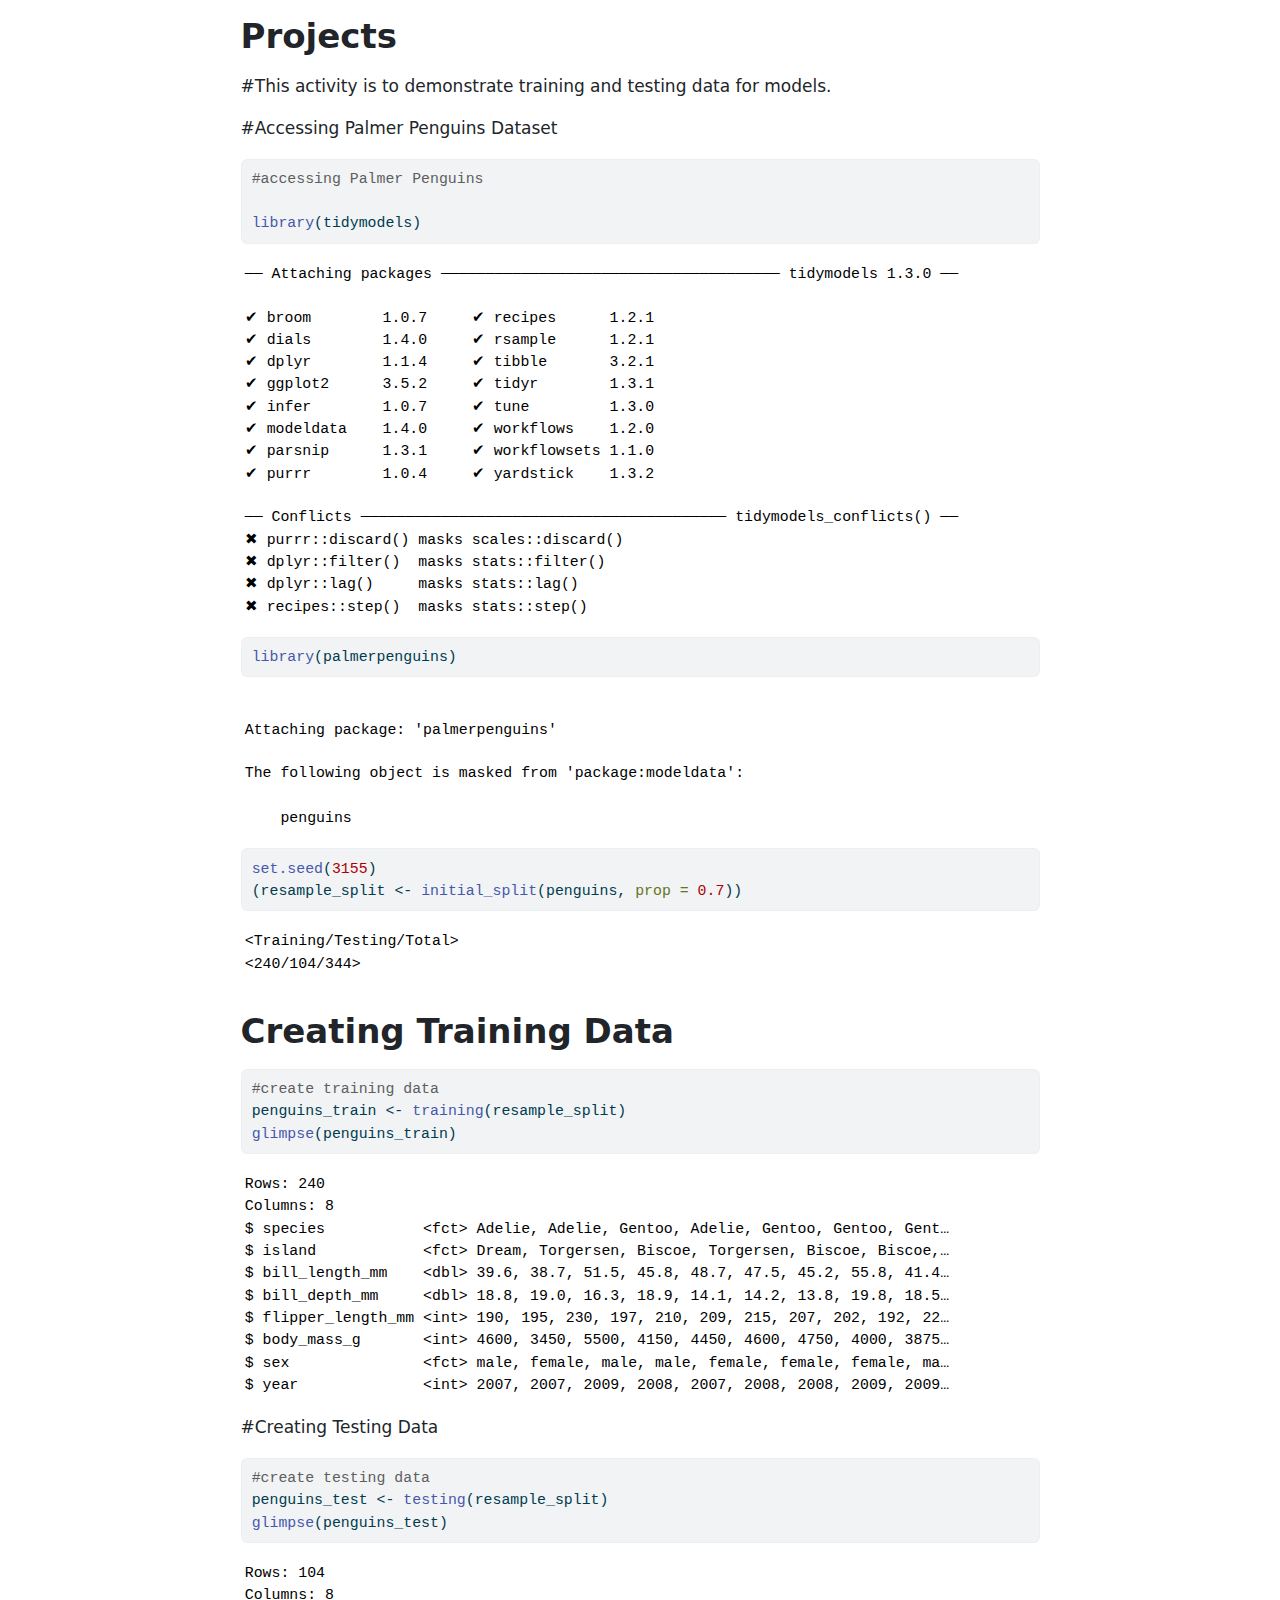
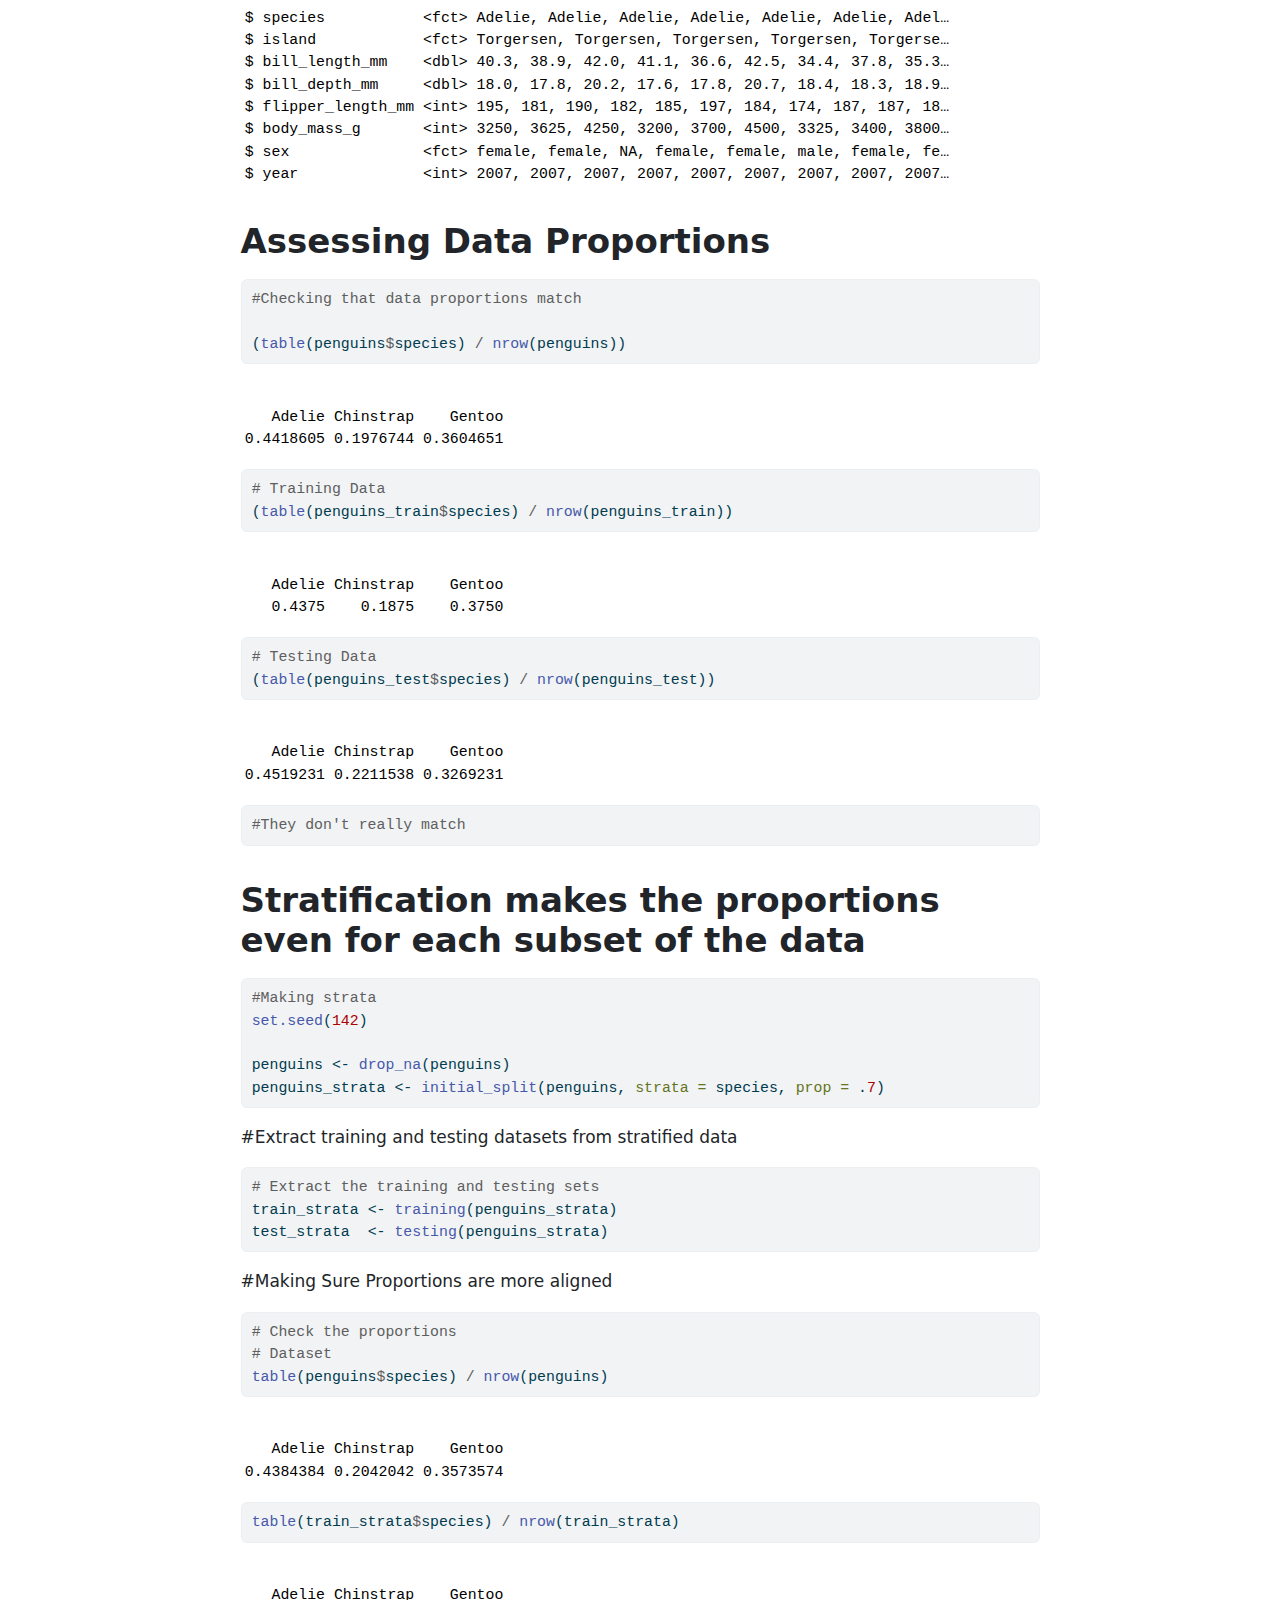
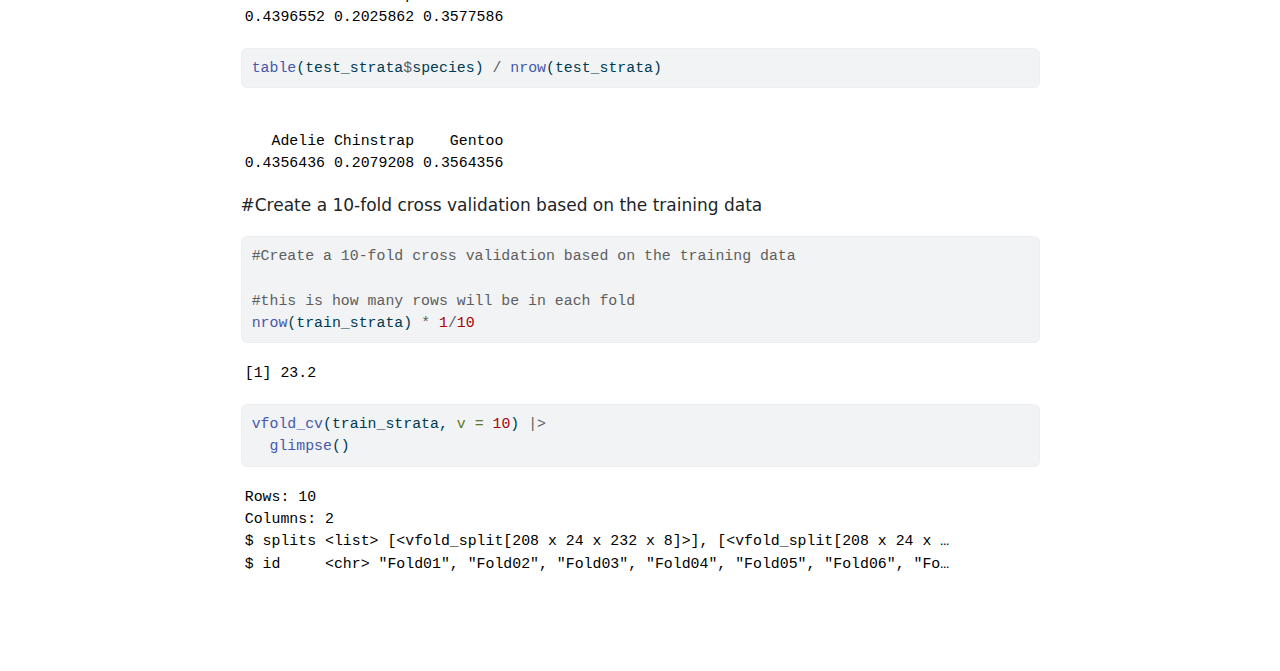
<file: 15-exercise.html>
<!DOCTYPE html>
<html xmlns="http://www.w3.org/1999/xhtml" lang="en" xml:lang="en"><head>

<meta charset="utf-8">
<meta name="generator" content="quarto-1.5.57">

<meta name="viewport" content="width=device-width, initial-scale=1.0, user-scalable=yes">


<title>Projects</title>
<style>
code{white-space: pre-wrap;}
span.smallcaps{font-variant: small-caps;}
div.columns{display: flex; gap: min(4vw, 1.5em);}
div.column{flex: auto; overflow-x: auto;}
div.hanging-indent{margin-left: 1.5em; text-indent: -1.5em;}
ul.task-list{list-style: none;}
ul.task-list li input[type="checkbox"] {
  width: 0.8em;
  margin: 0 0.8em 0.2em -1em; /* quarto-specific, see https://github.com/quarto-dev/quarto-cli/issues/4556 */ 
  vertical-align: middle;
}
/* CSS for syntax highlighting */
pre > code.sourceCode { white-space: pre; position: relative; }
pre > code.sourceCode > span { line-height: 1.25; }
pre > code.sourceCode > span:empty { height: 1.2em; }
.sourceCode { overflow: visible; }
code.sourceCode > span { color: inherit; text-decoration: inherit; }
div.sourceCode { margin: 1em 0; }
pre.sourceCode { margin: 0; }
@media screen {
div.sourceCode { overflow: auto; }
}
@media print {
pre > code.sourceCode { white-space: pre-wrap; }
pre > code.sourceCode > span { display: inline-block; text-indent: -5em; padding-left: 5em; }
}
pre.numberSource code
  { counter-reset: source-line 0; }
pre.numberSource code > span
  { position: relative; left: -4em; counter-increment: source-line; }
pre.numberSource code > span > a:first-child::before
  { content: counter(source-line);
    position: relative; left: -1em; text-align: right; vertical-align: baseline;
    border: none; display: inline-block;
    -webkit-touch-callout: none; -webkit-user-select: none;
    -khtml-user-select: none; -moz-user-select: none;
    -ms-user-select: none; user-select: none;
    padding: 0 4px; width: 4em;
  }
pre.numberSource { margin-left: 3em;  padding-left: 4px; }
div.sourceCode
  {   }
@media screen {
pre > code.sourceCode > span > a:first-child::before { text-decoration: underline; }
}
</style>


<script src="15-exercise_files/libs/clipboard/clipboard.min.js"></script>
<script src="15-exercise_files/libs/quarto-html/quarto.js"></script>
<script src="15-exercise_files/libs/quarto-html/popper.min.js"></script>
<script src="15-exercise_files/libs/quarto-html/tippy.umd.min.js"></script>
<script src="15-exercise_files/libs/quarto-html/anchor.min.js"></script>
<link href="15-exercise_files/libs/quarto-html/tippy.css" rel="stylesheet">
<link href="15-exercise_files/libs/quarto-html/quarto-syntax-highlighting.css" rel="stylesheet" id="quarto-text-highlighting-styles">
<script src="15-exercise_files/libs/bootstrap/bootstrap.min.js"></script>
<link href="15-exercise_files/libs/bootstrap/bootstrap-icons.css" rel="stylesheet">
<link href="15-exercise_files/libs/bootstrap/bootstrap.min.css" rel="stylesheet" id="quarto-bootstrap" data-mode="light">


</head>

<body class="fullcontent">

<div id="quarto-content" class="page-columns page-rows-contents page-layout-article">

<main class="content" id="quarto-document-content">

<header id="title-block-header" class="quarto-title-block default">
<div class="quarto-title">
<h1 class="title">Projects</h1>
</div>



<div class="quarto-title-meta">

    
  
    
  </div>
  


</header>


<p>#This activity is to demonstrate training and testing data for models.</p>
<p>#Accessing Palmer Penguins Dataset</p>
<div class="cell">
<div class="sourceCode cell-code" id="cb1"><pre class="sourceCode r code-with-copy"><code class="sourceCode r"><span id="cb1-1"><a href="#cb1-1" aria-hidden="true" tabindex="-1"></a><span class="co">#accessing Palmer Penguins</span></span>
<span id="cb1-2"><a href="#cb1-2" aria-hidden="true" tabindex="-1"></a></span>
<span id="cb1-3"><a href="#cb1-3" aria-hidden="true" tabindex="-1"></a><span class="fu">library</span>(tidymodels)</span></code><button title="Copy to Clipboard" class="code-copy-button"><i class="bi"></i></button></pre></div>
<div class="cell-output cell-output-stderr">
<pre><code>── Attaching packages ────────────────────────────────────── tidymodels 1.3.0 ──</code></pre>
</div>
<div class="cell-output cell-output-stderr">
<pre><code>✔ broom        1.0.7     ✔ recipes      1.2.1
✔ dials        1.4.0     ✔ rsample      1.2.1
✔ dplyr        1.1.4     ✔ tibble       3.2.1
✔ ggplot2      3.5.2     ✔ tidyr        1.3.1
✔ infer        1.0.7     ✔ tune         1.3.0
✔ modeldata    1.4.0     ✔ workflows    1.2.0
✔ parsnip      1.3.1     ✔ workflowsets 1.1.0
✔ purrr        1.0.4     ✔ yardstick    1.3.2</code></pre>
</div>
<div class="cell-output cell-output-stderr">
<pre><code>── Conflicts ───────────────────────────────────────── tidymodels_conflicts() ──
✖ purrr::discard() masks scales::discard()
✖ dplyr::filter()  masks stats::filter()
✖ dplyr::lag()     masks stats::lag()
✖ recipes::step()  masks stats::step()</code></pre>
</div>
<div class="sourceCode cell-code" id="cb5"><pre class="sourceCode r code-with-copy"><code class="sourceCode r"><span id="cb5-1"><a href="#cb5-1" aria-hidden="true" tabindex="-1"></a><span class="fu">library</span>(palmerpenguins)</span></code><button title="Copy to Clipboard" class="code-copy-button"><i class="bi"></i></button></pre></div>
<div class="cell-output cell-output-stderr">
<pre><code>
Attaching package: 'palmerpenguins'</code></pre>
</div>
<div class="cell-output cell-output-stderr">
<pre><code>The following object is masked from 'package:modeldata':

    penguins</code></pre>
</div>
<div class="sourceCode cell-code" id="cb8"><pre class="sourceCode r code-with-copy"><code class="sourceCode r"><span id="cb8-1"><a href="#cb8-1" aria-hidden="true" tabindex="-1"></a><span class="fu">set.seed</span>(<span class="dv">3155</span>)</span>
<span id="cb8-2"><a href="#cb8-2" aria-hidden="true" tabindex="-1"></a>(resample_split <span class="ot">&lt;-</span> <span class="fu">initial_split</span>(penguins, <span class="at">prop =</span> <span class="fl">0.7</span>))</span></code><button title="Copy to Clipboard" class="code-copy-button"><i class="bi"></i></button></pre></div>
<div class="cell-output cell-output-stdout">
<pre><code>&lt;Training/Testing/Total&gt;
&lt;240/104/344&gt;</code></pre>
</div>
</div>
<section id="creating-training-data" class="level1">
<h1>Creating Training Data</h1>
<div class="cell">
<div class="sourceCode cell-code" id="cb10"><pre class="sourceCode r code-with-copy"><code class="sourceCode r"><span id="cb10-1"><a href="#cb10-1" aria-hidden="true" tabindex="-1"></a><span class="co">#create training data</span></span>
<span id="cb10-2"><a href="#cb10-2" aria-hidden="true" tabindex="-1"></a>penguins_train <span class="ot">&lt;-</span> <span class="fu">training</span>(resample_split)</span>
<span id="cb10-3"><a href="#cb10-3" aria-hidden="true" tabindex="-1"></a><span class="fu">glimpse</span>(penguins_train)</span></code><button title="Copy to Clipboard" class="code-copy-button"><i class="bi"></i></button></pre></div>
<div class="cell-output cell-output-stdout">
<pre><code>Rows: 240
Columns: 8
$ species           &lt;fct&gt; Adelie, Adelie, Gentoo, Adelie, Gentoo, Gentoo, Gent…
$ island            &lt;fct&gt; Dream, Torgersen, Biscoe, Torgersen, Biscoe, Biscoe,…
$ bill_length_mm    &lt;dbl&gt; 39.6, 38.7, 51.5, 45.8, 48.7, 47.5, 45.2, 55.8, 41.4…
$ bill_depth_mm     &lt;dbl&gt; 18.8, 19.0, 16.3, 18.9, 14.1, 14.2, 13.8, 19.8, 18.5…
$ flipper_length_mm &lt;int&gt; 190, 195, 230, 197, 210, 209, 215, 207, 202, 192, 22…
$ body_mass_g       &lt;int&gt; 4600, 3450, 5500, 4150, 4450, 4600, 4750, 4000, 3875…
$ sex               &lt;fct&gt; male, female, male, male, female, female, female, ma…
$ year              &lt;int&gt; 2007, 2007, 2009, 2008, 2007, 2008, 2008, 2009, 2009…</code></pre>
</div>
</div>
<p>#Creating Testing Data</p>
<div class="cell">
<div class="sourceCode cell-code" id="cb12"><pre class="sourceCode r code-with-copy"><code class="sourceCode r"><span id="cb12-1"><a href="#cb12-1" aria-hidden="true" tabindex="-1"></a><span class="co">#create testing data</span></span>
<span id="cb12-2"><a href="#cb12-2" aria-hidden="true" tabindex="-1"></a>penguins_test <span class="ot">&lt;-</span> <span class="fu">testing</span>(resample_split)</span>
<span id="cb12-3"><a href="#cb12-3" aria-hidden="true" tabindex="-1"></a><span class="fu">glimpse</span>(penguins_test)</span></code><button title="Copy to Clipboard" class="code-copy-button"><i class="bi"></i></button></pre></div>
<div class="cell-output cell-output-stdout">
<pre><code>Rows: 104
Columns: 8
$ species           &lt;fct&gt; Adelie, Adelie, Adelie, Adelie, Adelie, Adelie, Adel…
$ island            &lt;fct&gt; Torgersen, Torgersen, Torgersen, Torgersen, Torgerse…
$ bill_length_mm    &lt;dbl&gt; 40.3, 38.9, 42.0, 41.1, 36.6, 42.5, 34.4, 37.8, 35.3…
$ bill_depth_mm     &lt;dbl&gt; 18.0, 17.8, 20.2, 17.6, 17.8, 20.7, 18.4, 18.3, 18.9…
$ flipper_length_mm &lt;int&gt; 195, 181, 190, 182, 185, 197, 184, 174, 187, 187, 18…
$ body_mass_g       &lt;int&gt; 3250, 3625, 4250, 3200, 3700, 4500, 3325, 3400, 3800…
$ sex               &lt;fct&gt; female, female, NA, female, female, male, female, fe…
$ year              &lt;int&gt; 2007, 2007, 2007, 2007, 2007, 2007, 2007, 2007, 2007…</code></pre>
</div>
</div>
</section>
<section id="assessing-data-proportions" class="level1">
<h1>Assessing Data Proportions</h1>
<div class="cell">
<div class="sourceCode cell-code" id="cb14"><pre class="sourceCode r code-with-copy"><code class="sourceCode r"><span id="cb14-1"><a href="#cb14-1" aria-hidden="true" tabindex="-1"></a><span class="co">#Checking that data proportions match</span></span>
<span id="cb14-2"><a href="#cb14-2" aria-hidden="true" tabindex="-1"></a></span>
<span id="cb14-3"><a href="#cb14-3" aria-hidden="true" tabindex="-1"></a>(<span class="fu">table</span>(penguins<span class="sc">$</span>species) <span class="sc">/</span> <span class="fu">nrow</span>(penguins))</span></code><button title="Copy to Clipboard" class="code-copy-button"><i class="bi"></i></button></pre></div>
<div class="cell-output cell-output-stdout">
<pre><code>
   Adelie Chinstrap    Gentoo 
0.4418605 0.1976744 0.3604651 </code></pre>
</div>
<div class="sourceCode cell-code" id="cb16"><pre class="sourceCode r code-with-copy"><code class="sourceCode r"><span id="cb16-1"><a href="#cb16-1" aria-hidden="true" tabindex="-1"></a><span class="co"># Training Data</span></span>
<span id="cb16-2"><a href="#cb16-2" aria-hidden="true" tabindex="-1"></a>(<span class="fu">table</span>(penguins_train<span class="sc">$</span>species) <span class="sc">/</span> <span class="fu">nrow</span>(penguins_train))</span></code><button title="Copy to Clipboard" class="code-copy-button"><i class="bi"></i></button></pre></div>
<div class="cell-output cell-output-stdout">
<pre><code>
   Adelie Chinstrap    Gentoo 
   0.4375    0.1875    0.3750 </code></pre>
</div>
<div class="sourceCode cell-code" id="cb18"><pre class="sourceCode r code-with-copy"><code class="sourceCode r"><span id="cb18-1"><a href="#cb18-1" aria-hidden="true" tabindex="-1"></a><span class="co"># Testing Data</span></span>
<span id="cb18-2"><a href="#cb18-2" aria-hidden="true" tabindex="-1"></a>(<span class="fu">table</span>(penguins_test<span class="sc">$</span>species) <span class="sc">/</span> <span class="fu">nrow</span>(penguins_test))</span></code><button title="Copy to Clipboard" class="code-copy-button"><i class="bi"></i></button></pre></div>
<div class="cell-output cell-output-stdout">
<pre><code>
   Adelie Chinstrap    Gentoo 
0.4519231 0.2211538 0.3269231 </code></pre>
</div>
<div class="sourceCode cell-code" id="cb20"><pre class="sourceCode r code-with-copy"><code class="sourceCode r"><span id="cb20-1"><a href="#cb20-1" aria-hidden="true" tabindex="-1"></a><span class="co">#They don't really match</span></span></code><button title="Copy to Clipboard" class="code-copy-button"><i class="bi"></i></button></pre></div>
</div>
</section>
<section id="stratification-makes-the-proportions-even-for-each-subset-of-the-data" class="level1">
<h1>Stratification makes the proportions even for each subset of the data</h1>
<div class="cell">
<div class="sourceCode cell-code" id="cb21"><pre class="sourceCode r code-with-copy"><code class="sourceCode r"><span id="cb21-1"><a href="#cb21-1" aria-hidden="true" tabindex="-1"></a><span class="co">#Making strata</span></span>
<span id="cb21-2"><a href="#cb21-2" aria-hidden="true" tabindex="-1"></a><span class="fu">set.seed</span>(<span class="dv">142</span>)</span>
<span id="cb21-3"><a href="#cb21-3" aria-hidden="true" tabindex="-1"></a></span>
<span id="cb21-4"><a href="#cb21-4" aria-hidden="true" tabindex="-1"></a>penguins <span class="ot">&lt;-</span> <span class="fu">drop_na</span>(penguins)</span>
<span id="cb21-5"><a href="#cb21-5" aria-hidden="true" tabindex="-1"></a>penguins_strata <span class="ot">&lt;-</span> <span class="fu">initial_split</span>(penguins, <span class="at">strata =</span> species, <span class="at">prop =</span> .<span class="dv">7</span>)</span></code><button title="Copy to Clipboard" class="code-copy-button"><i class="bi"></i></button></pre></div>
</div>
<p>#Extract training and testing datasets from stratified data</p>
<div class="cell">
<div class="sourceCode cell-code" id="cb22"><pre class="sourceCode r code-with-copy"><code class="sourceCode r"><span id="cb22-1"><a href="#cb22-1" aria-hidden="true" tabindex="-1"></a><span class="co"># Extract the training and testing sets</span></span>
<span id="cb22-2"><a href="#cb22-2" aria-hidden="true" tabindex="-1"></a>train_strata <span class="ot">&lt;-</span> <span class="fu">training</span>(penguins_strata)</span>
<span id="cb22-3"><a href="#cb22-3" aria-hidden="true" tabindex="-1"></a>test_strata  <span class="ot">&lt;-</span> <span class="fu">testing</span>(penguins_strata)</span></code><button title="Copy to Clipboard" class="code-copy-button"><i class="bi"></i></button></pre></div>
</div>
<p>#Making Sure Proportions are more aligned</p>
<div class="cell">
<div class="sourceCode cell-code" id="cb23"><pre class="sourceCode r code-with-copy"><code class="sourceCode r"><span id="cb23-1"><a href="#cb23-1" aria-hidden="true" tabindex="-1"></a><span class="co"># Check the proportions</span></span>
<span id="cb23-2"><a href="#cb23-2" aria-hidden="true" tabindex="-1"></a><span class="co"># Dataset</span></span>
<span id="cb23-3"><a href="#cb23-3" aria-hidden="true" tabindex="-1"></a><span class="fu">table</span>(penguins<span class="sc">$</span>species) <span class="sc">/</span> <span class="fu">nrow</span>(penguins)</span></code><button title="Copy to Clipboard" class="code-copy-button"><i class="bi"></i></button></pre></div>
<div class="cell-output cell-output-stdout">
<pre><code>
   Adelie Chinstrap    Gentoo 
0.4384384 0.2042042 0.3573574 </code></pre>
</div>
<div class="sourceCode cell-code" id="cb25"><pre class="sourceCode r code-with-copy"><code class="sourceCode r"><span id="cb25-1"><a href="#cb25-1" aria-hidden="true" tabindex="-1"></a><span class="fu">table</span>(train_strata<span class="sc">$</span>species) <span class="sc">/</span> <span class="fu">nrow</span>(train_strata)</span></code><button title="Copy to Clipboard" class="code-copy-button"><i class="bi"></i></button></pre></div>
<div class="cell-output cell-output-stdout">
<pre><code>
   Adelie Chinstrap    Gentoo 
0.4396552 0.2025862 0.3577586 </code></pre>
</div>
<div class="sourceCode cell-code" id="cb27"><pre class="sourceCode r code-with-copy"><code class="sourceCode r"><span id="cb27-1"><a href="#cb27-1" aria-hidden="true" tabindex="-1"></a><span class="fu">table</span>(test_strata<span class="sc">$</span>species) <span class="sc">/</span> <span class="fu">nrow</span>(test_strata)</span></code><button title="Copy to Clipboard" class="code-copy-button"><i class="bi"></i></button></pre></div>
<div class="cell-output cell-output-stdout">
<pre><code>
   Adelie Chinstrap    Gentoo 
0.4356436 0.2079208 0.3564356 </code></pre>
</div>
</div>
<p>#Create a 10-fold cross validation based on the training data</p>
<div class="cell">
<div class="sourceCode cell-code" id="cb29"><pre class="sourceCode r code-with-copy"><code class="sourceCode r"><span id="cb29-1"><a href="#cb29-1" aria-hidden="true" tabindex="-1"></a><span class="co">#Create a 10-fold cross validation based on the training data</span></span>
<span id="cb29-2"><a href="#cb29-2" aria-hidden="true" tabindex="-1"></a></span>
<span id="cb29-3"><a href="#cb29-3" aria-hidden="true" tabindex="-1"></a><span class="co">#this is how many rows will be in each fold</span></span>
<span id="cb29-4"><a href="#cb29-4" aria-hidden="true" tabindex="-1"></a><span class="fu">nrow</span>(train_strata) <span class="sc">*</span> <span class="dv">1</span><span class="sc">/</span><span class="dv">10</span></span></code><button title="Copy to Clipboard" class="code-copy-button"><i class="bi"></i></button></pre></div>
<div class="cell-output cell-output-stdout">
<pre><code>[1] 23.2</code></pre>
</div>
<div class="sourceCode cell-code" id="cb31"><pre class="sourceCode r code-with-copy"><code class="sourceCode r"><span id="cb31-1"><a href="#cb31-1" aria-hidden="true" tabindex="-1"></a><span class="fu">vfold_cv</span>(train_strata, <span class="at">v =</span> <span class="dv">10</span>) <span class="sc">|&gt;</span></span>
<span id="cb31-2"><a href="#cb31-2" aria-hidden="true" tabindex="-1"></a>  <span class="fu">glimpse</span>()</span></code><button title="Copy to Clipboard" class="code-copy-button"><i class="bi"></i></button></pre></div>
<div class="cell-output cell-output-stdout">
<pre><code>Rows: 10
Columns: 2
$ splits &lt;list&gt; [&lt;vfold_split[208 x 24 x 232 x 8]&gt;], [&lt;vfold_split[208 x 24 x …
$ id     &lt;chr&gt; "Fold01", "Fold02", "Fold03", "Fold04", "Fold05", "Fold06", "Fo…</code></pre>
</div>
</div>
</section>

</main>
<!-- /main column -->
<script id="quarto-html-after-body" type="application/javascript">
window.document.addEventListener("DOMContentLoaded", function (event) {
  const toggleBodyColorMode = (bsSheetEl) => {
    const mode = bsSheetEl.getAttribute("data-mode");
    const bodyEl = window.document.querySelector("body");
    if (mode === "dark") {
      bodyEl.classList.add("quarto-dark");
      bodyEl.classList.remove("quarto-light");
    } else {
      bodyEl.classList.add("quarto-light");
      bodyEl.classList.remove("quarto-dark");
    }
  }
  const toggleBodyColorPrimary = () => {
    const bsSheetEl = window.document.querySelector("link#quarto-bootstrap");
    if (bsSheetEl) {
      toggleBodyColorMode(bsSheetEl);
    }
  }
  toggleBodyColorPrimary();  
  const icon = "";
  const anchorJS = new window.AnchorJS();
  anchorJS.options = {
    placement: 'right',
    icon: icon
  };
  anchorJS.add('.anchored');
  const isCodeAnnotation = (el) => {
    for (const clz of el.classList) {
      if (clz.startsWith('code-annotation-')) {                     
        return true;
      }
    }
    return false;
  }
  const onCopySuccess = function(e) {
    // button target
    const button = e.trigger;
    // don't keep focus
    button.blur();
    // flash "checked"
    button.classList.add('code-copy-button-checked');
    var currentTitle = button.getAttribute("title");
    button.setAttribute("title", "Copied!");
    let tooltip;
    if (window.bootstrap) {
      button.setAttribute("data-bs-toggle", "tooltip");
      button.setAttribute("data-bs-placement", "left");
      button.setAttribute("data-bs-title", "Copied!");
      tooltip = new bootstrap.Tooltip(button, 
        { trigger: "manual", 
          customClass: "code-copy-button-tooltip",
          offset: [0, -8]});
      tooltip.show();    
    }
    setTimeout(function() {
      if (tooltip) {
        tooltip.hide();
        button.removeAttribute("data-bs-title");
        button.removeAttribute("data-bs-toggle");
        button.removeAttribute("data-bs-placement");
      }
      button.setAttribute("title", currentTitle);
      button.classList.remove('code-copy-button-checked');
    }, 1000);
    // clear code selection
    e.clearSelection();
  }
  const getTextToCopy = function(trigger) {
      const codeEl = trigger.previousElementSibling.cloneNode(true);
      for (const childEl of codeEl.children) {
        if (isCodeAnnotation(childEl)) {
          childEl.remove();
        }
      }
      return codeEl.innerText;
  }
  const clipboard = new window.ClipboardJS('.code-copy-button:not([data-in-quarto-modal])', {
    text: getTextToCopy
  });
  clipboard.on('success', onCopySuccess);
  if (window.document.getElementById('quarto-embedded-source-code-modal')) {
    // For code content inside modals, clipBoardJS needs to be initialized with a container option
    // TODO: Check when it could be a function (https://github.com/zenorocha/clipboard.js/issues/860)
    const clipboardModal = new window.ClipboardJS('.code-copy-button[data-in-quarto-modal]', {
      text: getTextToCopy,
      container: window.document.getElementById('quarto-embedded-source-code-modal')
    });
    clipboardModal.on('success', onCopySuccess);
  }
    var localhostRegex = new RegExp(/^(?:http|https):\/\/localhost\:?[0-9]*\//);
    var mailtoRegex = new RegExp(/^mailto:/);
      var filterRegex = new RegExp('/' + window.location.host + '/');
    var isInternal = (href) => {
        return filterRegex.test(href) || localhostRegex.test(href) || mailtoRegex.test(href);
    }
    // Inspect non-navigation links and adorn them if external
 	var links = window.document.querySelectorAll('a[href]:not(.nav-link):not(.navbar-brand):not(.toc-action):not(.sidebar-link):not(.sidebar-item-toggle):not(.pagination-link):not(.no-external):not([aria-hidden]):not(.dropdown-item):not(.quarto-navigation-tool):not(.about-link)');
    for (var i=0; i<links.length; i++) {
      const link = links[i];
      if (!isInternal(link.href)) {
        // undo the damage that might have been done by quarto-nav.js in the case of
        // links that we want to consider external
        if (link.dataset.originalHref !== undefined) {
          link.href = link.dataset.originalHref;
        }
      }
    }
  function tippyHover(el, contentFn, onTriggerFn, onUntriggerFn) {
    const config = {
      allowHTML: true,
      maxWidth: 500,
      delay: 100,
      arrow: false,
      appendTo: function(el) {
          return el.parentElement;
      },
      interactive: true,
      interactiveBorder: 10,
      theme: 'quarto',
      placement: 'bottom-start',
    };
    if (contentFn) {
      config.content = contentFn;
    }
    if (onTriggerFn) {
      config.onTrigger = onTriggerFn;
    }
    if (onUntriggerFn) {
      config.onUntrigger = onUntriggerFn;
    }
    window.tippy(el, config); 
  }
  const noterefs = window.document.querySelectorAll('a[role="doc-noteref"]');
  for (var i=0; i<noterefs.length; i++) {
    const ref = noterefs[i];
    tippyHover(ref, function() {
      // use id or data attribute instead here
      let href = ref.getAttribute('data-footnote-href') || ref.getAttribute('href');
      try { href = new URL(href).hash; } catch {}
      const id = href.replace(/^#\/?/, "");
      const note = window.document.getElementById(id);
      if (note) {
        return note.innerHTML;
      } else {
        return "";
      }
    });
  }
  const xrefs = window.document.querySelectorAll('a.quarto-xref');
  const processXRef = (id, note) => {
    // Strip column container classes
    const stripColumnClz = (el) => {
      el.classList.remove("page-full", "page-columns");
      if (el.children) {
        for (const child of el.children) {
          stripColumnClz(child);
        }
      }
    }
    stripColumnClz(note)
    if (id === null || id.startsWith('sec-')) {
      // Special case sections, only their first couple elements
      const container = document.createElement("div");
      if (note.children && note.children.length > 2) {
        container.appendChild(note.children[0].cloneNode(true));
        for (let i = 1; i < note.children.length; i++) {
          const child = note.children[i];
          if (child.tagName === "P" && child.innerText === "") {
            continue;
          } else {
            container.appendChild(child.cloneNode(true));
            break;
          }
        }
        if (window.Quarto?.typesetMath) {
          window.Quarto.typesetMath(container);
        }
        return container.innerHTML
      } else {
        if (window.Quarto?.typesetMath) {
          window.Quarto.typesetMath(note);
        }
        return note.innerHTML;
      }
    } else {
      // Remove any anchor links if they are present
      const anchorLink = note.querySelector('a.anchorjs-link');
      if (anchorLink) {
        anchorLink.remove();
      }
      if (window.Quarto?.typesetMath) {
        window.Quarto.typesetMath(note);
      }
      // TODO in 1.5, we should make sure this works without a callout special case
      if (note.classList.contains("callout")) {
        return note.outerHTML;
      } else {
        return note.innerHTML;
      }
    }
  }
  for (var i=0; i<xrefs.length; i++) {
    const xref = xrefs[i];
    tippyHover(xref, undefined, function(instance) {
      instance.disable();
      let url = xref.getAttribute('href');
      let hash = undefined; 
      if (url.startsWith('#')) {
        hash = url;
      } else {
        try { hash = new URL(url).hash; } catch {}
      }
      if (hash) {
        const id = hash.replace(/^#\/?/, "");
        const note = window.document.getElementById(id);
        if (note !== null) {
          try {
            const html = processXRef(id, note.cloneNode(true));
            instance.setContent(html);
          } finally {
            instance.enable();
            instance.show();
          }
        } else {
          // See if we can fetch this
          fetch(url.split('#')[0])
          .then(res => res.text())
          .then(html => {
            const parser = new DOMParser();
            const htmlDoc = parser.parseFromString(html, "text/html");
            const note = htmlDoc.getElementById(id);
            if (note !== null) {
              const html = processXRef(id, note);
              instance.setContent(html);
            } 
          }).finally(() => {
            instance.enable();
            instance.show();
          });
        }
      } else {
        // See if we can fetch a full url (with no hash to target)
        // This is a special case and we should probably do some content thinning / targeting
        fetch(url)
        .then(res => res.text())
        .then(html => {
          const parser = new DOMParser();
          const htmlDoc = parser.parseFromString(html, "text/html");
          const note = htmlDoc.querySelector('main.content');
          if (note !== null) {
            // This should only happen for chapter cross references
            // (since there is no id in the URL)
            // remove the first header
            if (note.children.length > 0 && note.children[0].tagName === "HEADER") {
              note.children[0].remove();
            }
            const html = processXRef(null, note);
            instance.setContent(html);
          } 
        }).finally(() => {
          instance.enable();
          instance.show();
        });
      }
    }, function(instance) {
    });
  }
      let selectedAnnoteEl;
      const selectorForAnnotation = ( cell, annotation) => {
        let cellAttr = 'data-code-cell="' + cell + '"';
        let lineAttr = 'data-code-annotation="' +  annotation + '"';
        const selector = 'span[' + cellAttr + '][' + lineAttr + ']';
        return selector;
      }
      const selectCodeLines = (annoteEl) => {
        const doc = window.document;
        const targetCell = annoteEl.getAttribute("data-target-cell");
        const targetAnnotation = annoteEl.getAttribute("data-target-annotation");
        const annoteSpan = window.document.querySelector(selectorForAnnotation(targetCell, targetAnnotation));
        const lines = annoteSpan.getAttribute("data-code-lines").split(",");
        const lineIds = lines.map((line) => {
          return targetCell + "-" + line;
        })
        let top = null;
        let height = null;
        let parent = null;
        if (lineIds.length > 0) {
            //compute the position of the single el (top and bottom and make a div)
            const el = window.document.getElementById(lineIds[0]);
            top = el.offsetTop;
            height = el.offsetHeight;
            parent = el.parentElement.parentElement;
          if (lineIds.length > 1) {
            const lastEl = window.document.getElementById(lineIds[lineIds.length - 1]);
            const bottom = lastEl.offsetTop + lastEl.offsetHeight;
            height = bottom - top;
          }
          if (top !== null && height !== null && parent !== null) {
            // cook up a div (if necessary) and position it 
            let div = window.document.getElementById("code-annotation-line-highlight");
            if (div === null) {
              div = window.document.createElement("div");
              div.setAttribute("id", "code-annotation-line-highlight");
              div.style.position = 'absolute';
              parent.appendChild(div);
            }
            div.style.top = top - 2 + "px";
            div.style.height = height + 4 + "px";
            div.style.left = 0;
            let gutterDiv = window.document.getElementById("code-annotation-line-highlight-gutter");
            if (gutterDiv === null) {
              gutterDiv = window.document.createElement("div");
              gutterDiv.setAttribute("id", "code-annotation-line-highlight-gutter");
              gutterDiv.style.position = 'absolute';
              const codeCell = window.document.getElementById(targetCell);
              const gutter = codeCell.querySelector('.code-annotation-gutter');
              gutter.appendChild(gutterDiv);
            }
            gutterDiv.style.top = top - 2 + "px";
            gutterDiv.style.height = height + 4 + "px";
          }
          selectedAnnoteEl = annoteEl;
        }
      };
      const unselectCodeLines = () => {
        const elementsIds = ["code-annotation-line-highlight", "code-annotation-line-highlight-gutter"];
        elementsIds.forEach((elId) => {
          const div = window.document.getElementById(elId);
          if (div) {
            div.remove();
          }
        });
        selectedAnnoteEl = undefined;
      };
        // Handle positioning of the toggle
    window.addEventListener(
      "resize",
      throttle(() => {
        elRect = undefined;
        if (selectedAnnoteEl) {
          selectCodeLines(selectedAnnoteEl);
        }
      }, 10)
    );
    function throttle(fn, ms) {
    let throttle = false;
    let timer;
      return (...args) => {
        if(!throttle) { // first call gets through
            fn.apply(this, args);
            throttle = true;
        } else { // all the others get throttled
            if(timer) clearTimeout(timer); // cancel #2
            timer = setTimeout(() => {
              fn.apply(this, args);
              timer = throttle = false;
            }, ms);
        }
      };
    }
      // Attach click handler to the DT
      const annoteDls = window.document.querySelectorAll('dt[data-target-cell]');
      for (const annoteDlNode of annoteDls) {
        annoteDlNode.addEventListener('click', (event) => {
          const clickedEl = event.target;
          if (clickedEl !== selectedAnnoteEl) {
            unselectCodeLines();
            const activeEl = window.document.querySelector('dt[data-target-cell].code-annotation-active');
            if (activeEl) {
              activeEl.classList.remove('code-annotation-active');
            }
            selectCodeLines(clickedEl);
            clickedEl.classList.add('code-annotation-active');
          } else {
            // Unselect the line
            unselectCodeLines();
            clickedEl.classList.remove('code-annotation-active');
          }
        });
      }
  const findCites = (el) => {
    const parentEl = el.parentElement;
    if (parentEl) {
      const cites = parentEl.dataset.cites;
      if (cites) {
        return {
          el,
          cites: cites.split(' ')
        };
      } else {
        return findCites(el.parentElement)
      }
    } else {
      return undefined;
    }
  };
  var bibliorefs = window.document.querySelectorAll('a[role="doc-biblioref"]');
  for (var i=0; i<bibliorefs.length; i++) {
    const ref = bibliorefs[i];
    const citeInfo = findCites(ref);
    if (citeInfo) {
      tippyHover(citeInfo.el, function() {
        var popup = window.document.createElement('div');
        citeInfo.cites.forEach(function(cite) {
          var citeDiv = window.document.createElement('div');
          citeDiv.classList.add('hanging-indent');
          citeDiv.classList.add('csl-entry');
          var biblioDiv = window.document.getElementById('ref-' + cite);
          if (biblioDiv) {
            citeDiv.innerHTML = biblioDiv.innerHTML;
          }
          popup.appendChild(citeDiv);
        });
        return popup.innerHTML;
      });
    }
  }
});
</script>
</div> <!-- /content -->




</body></html>
</file>
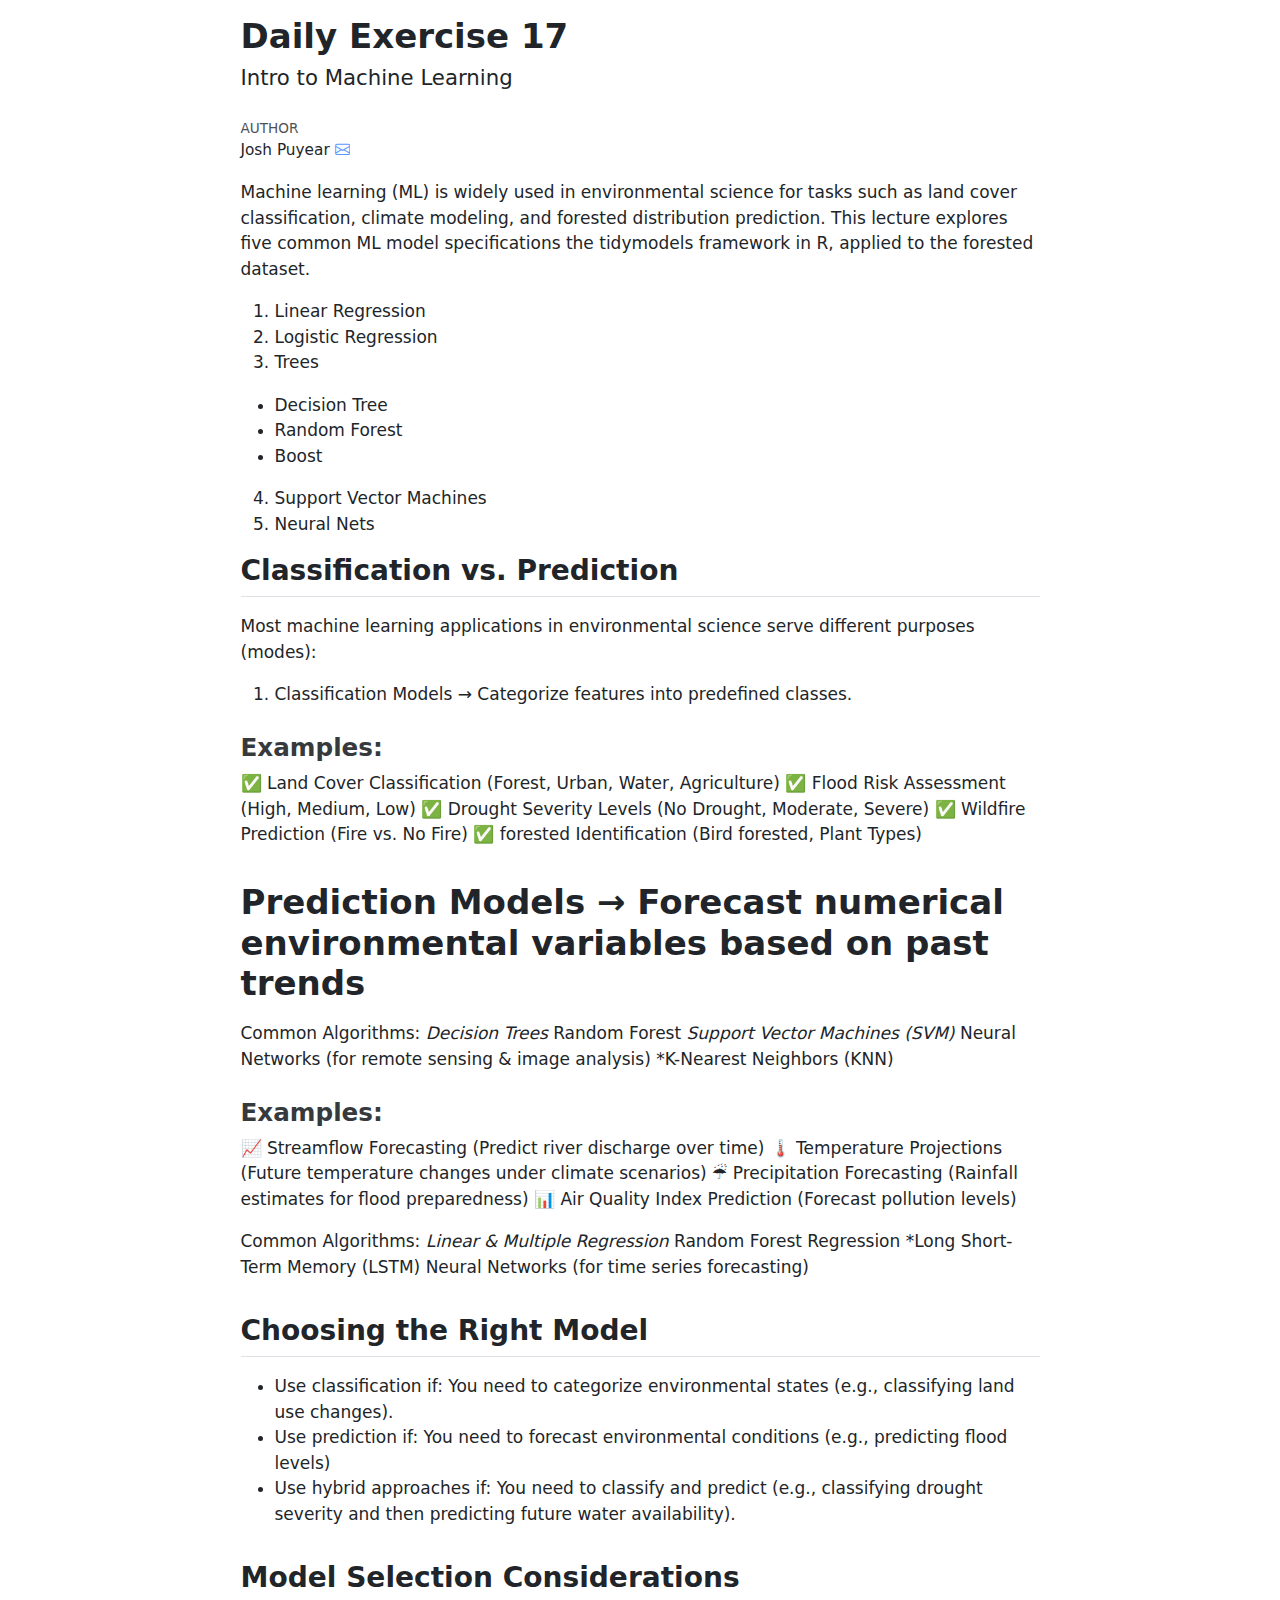
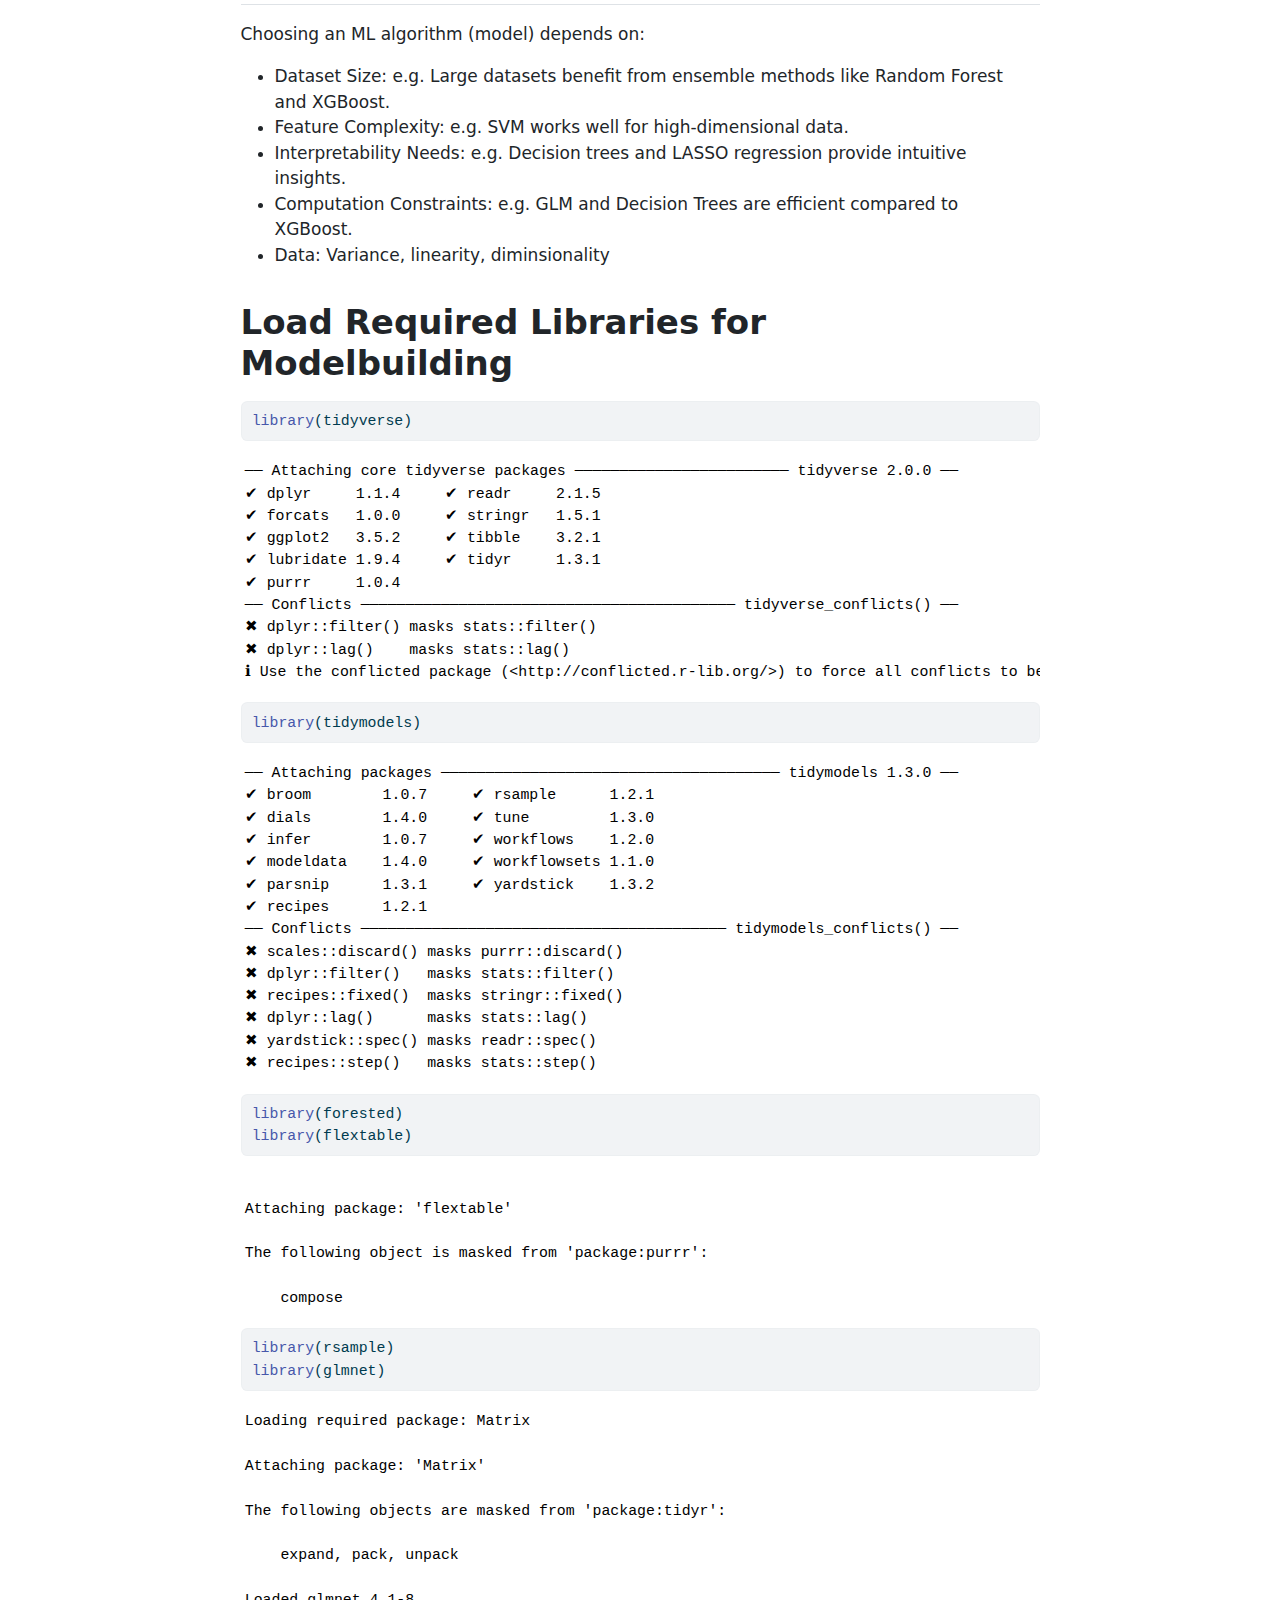
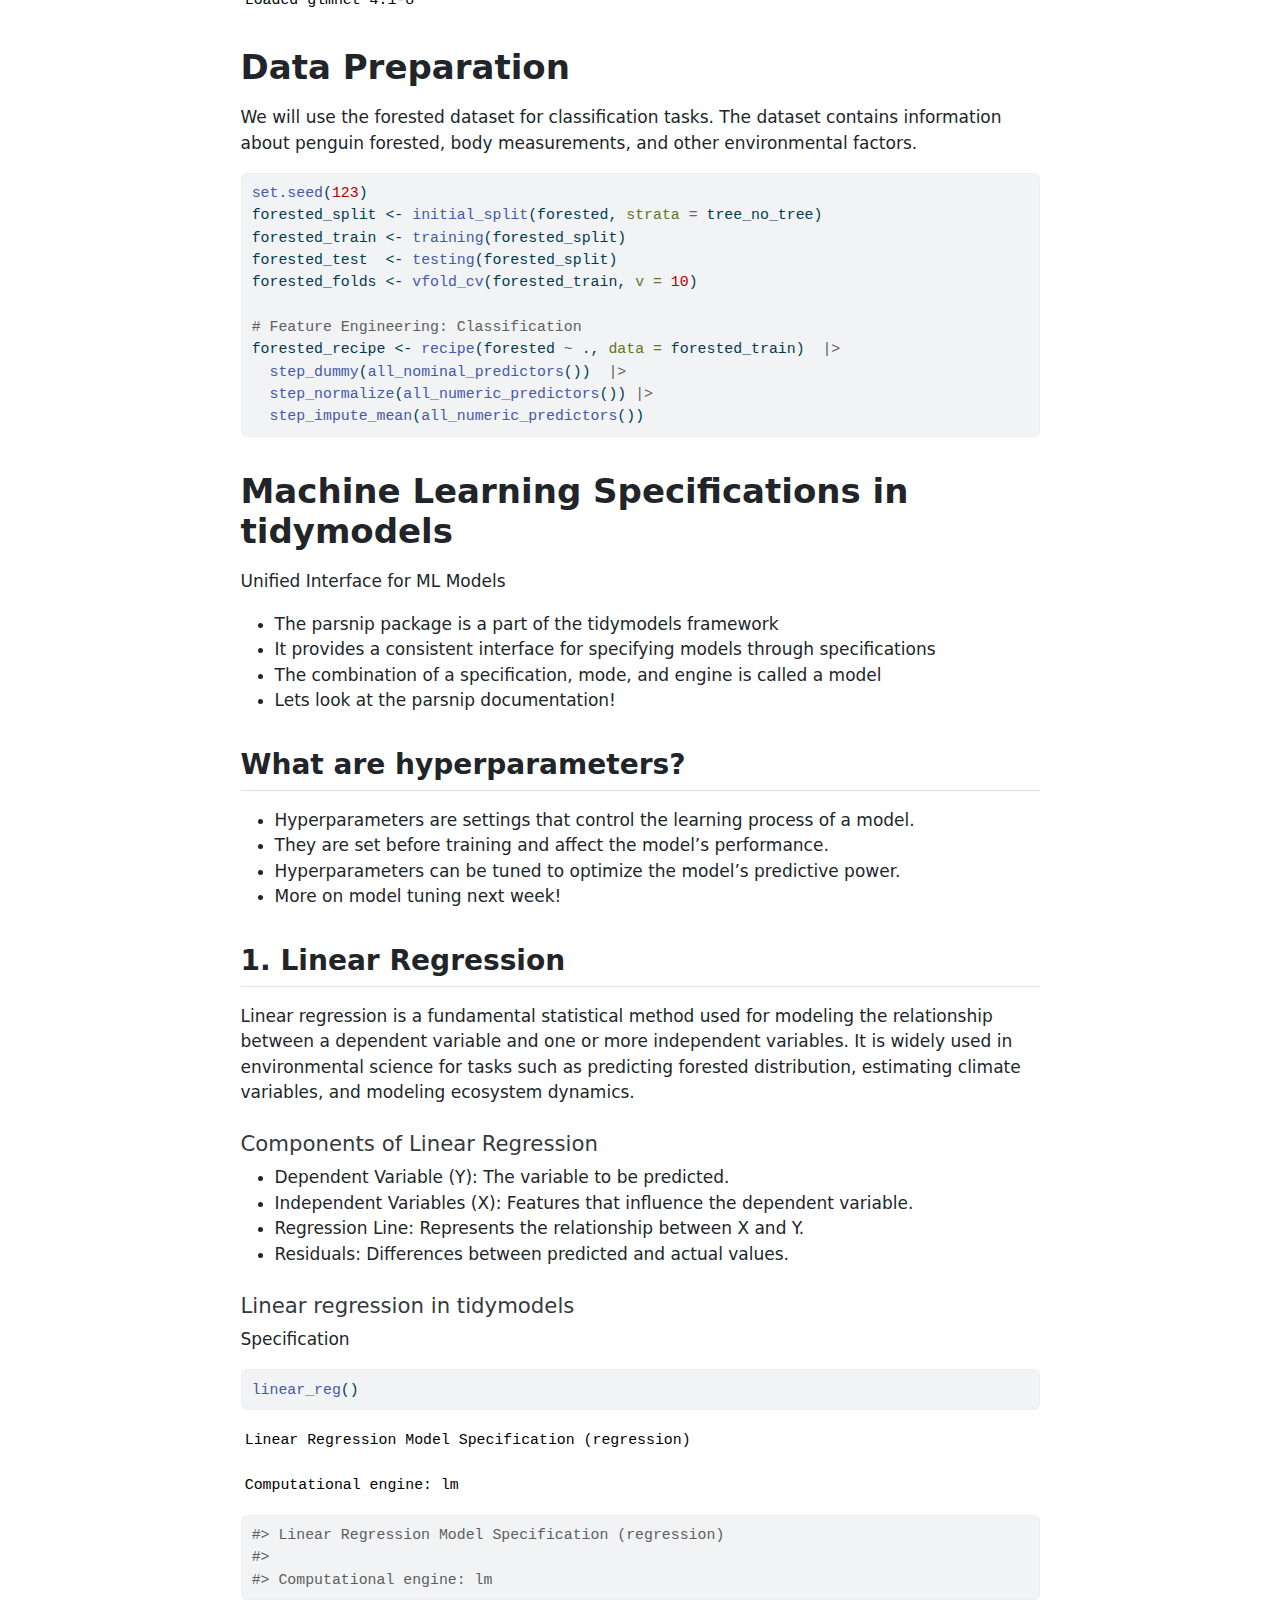
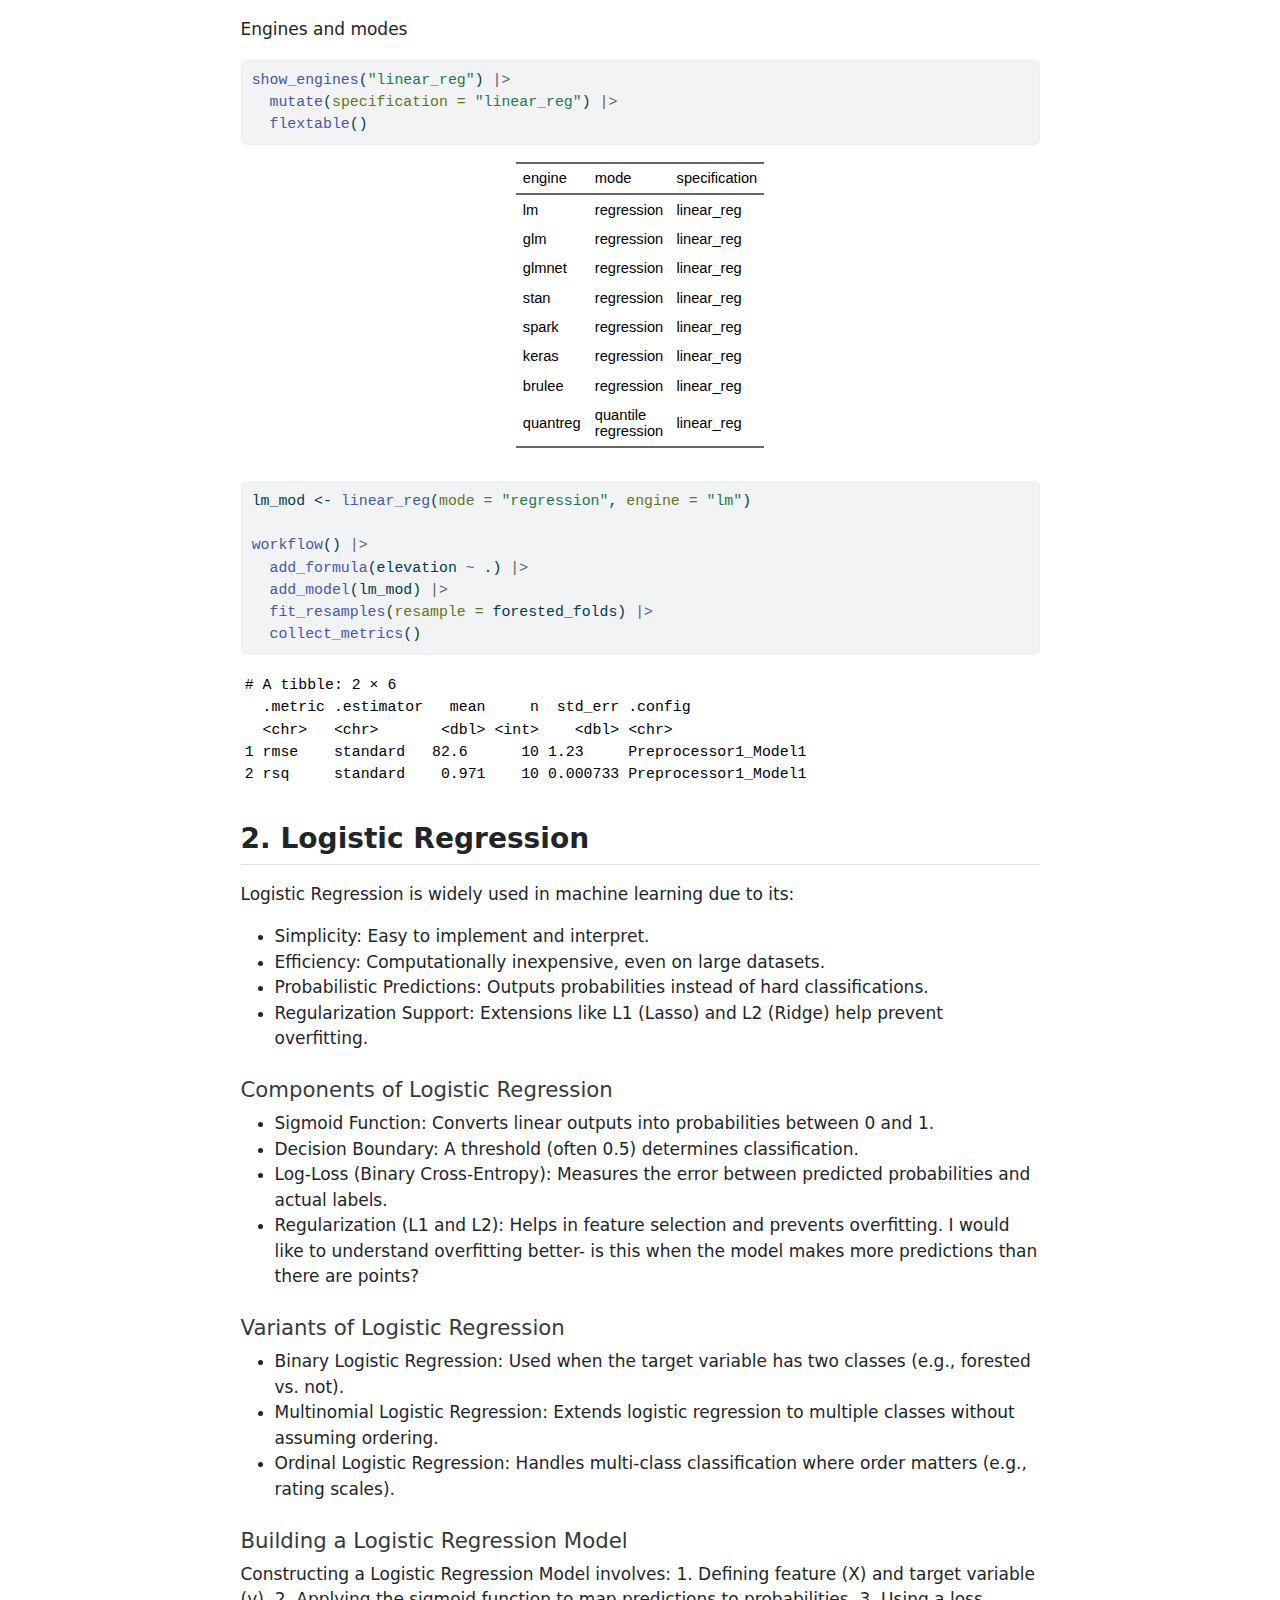
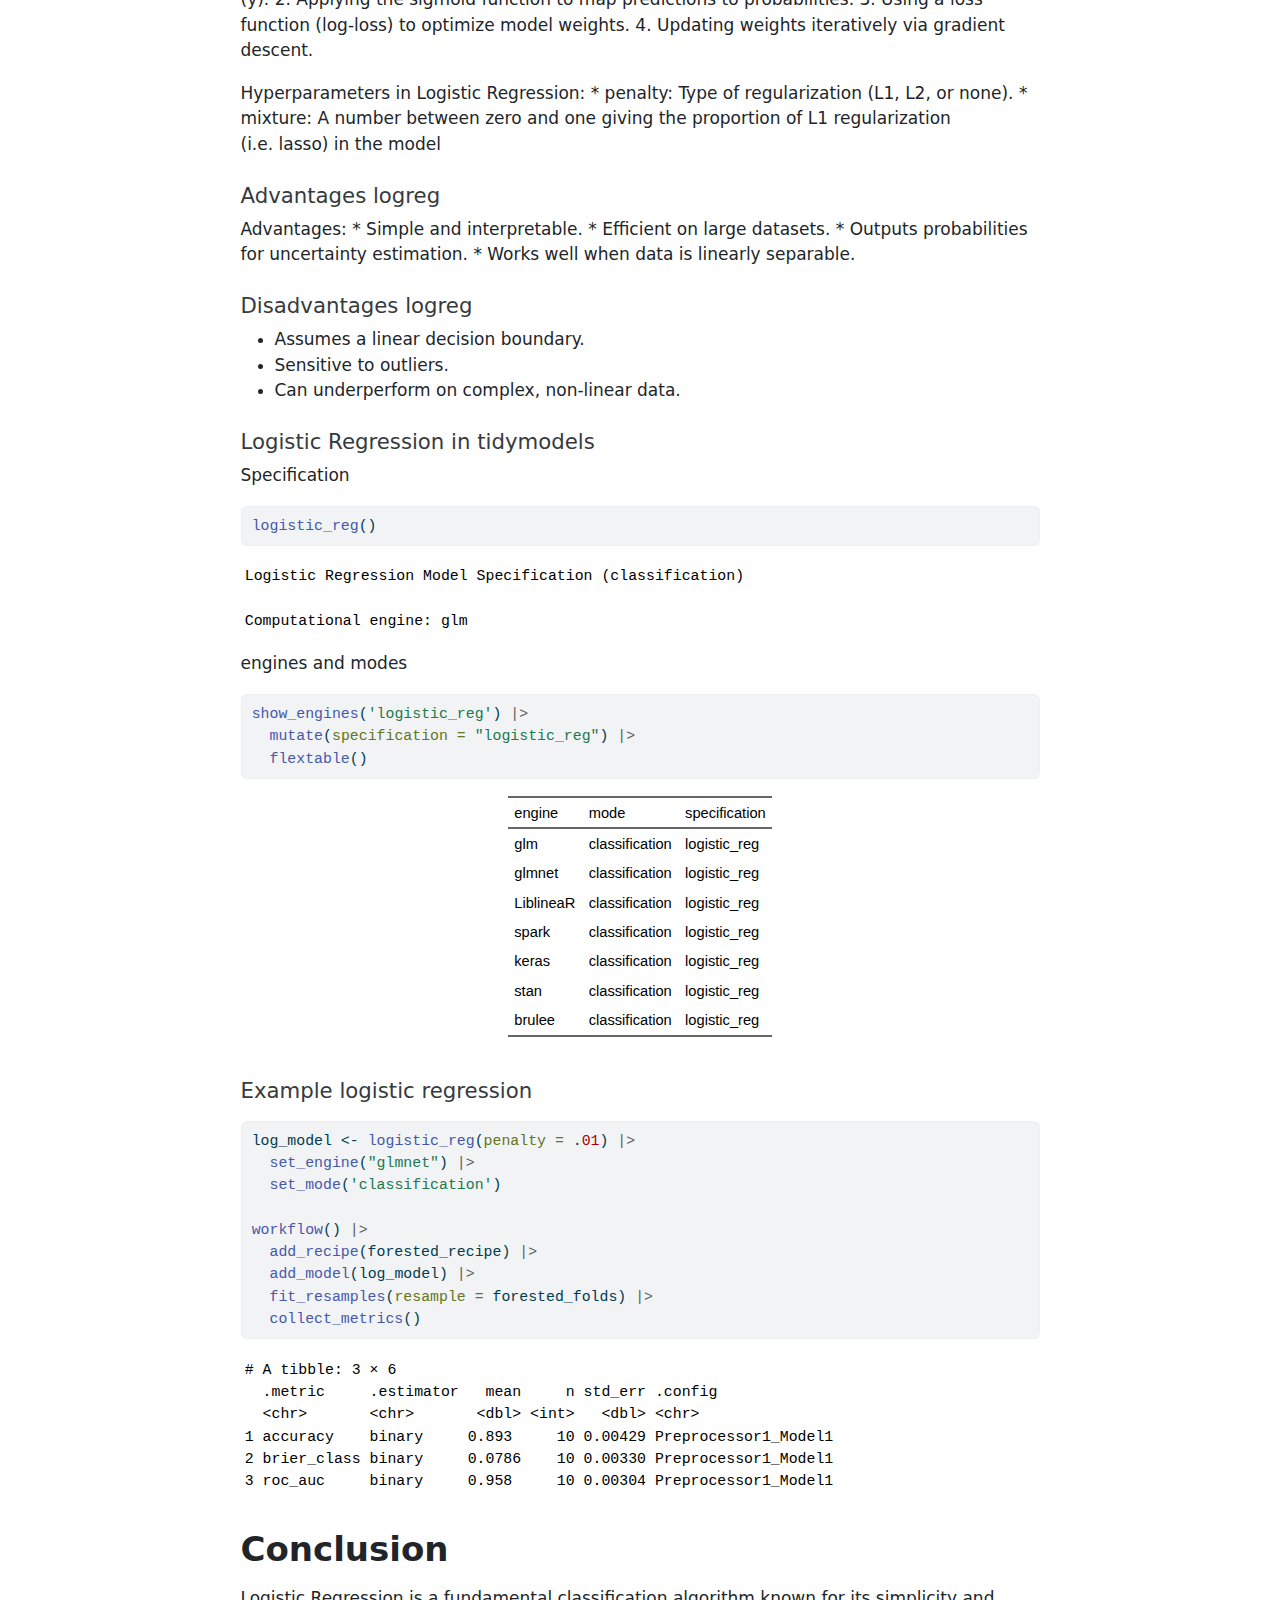
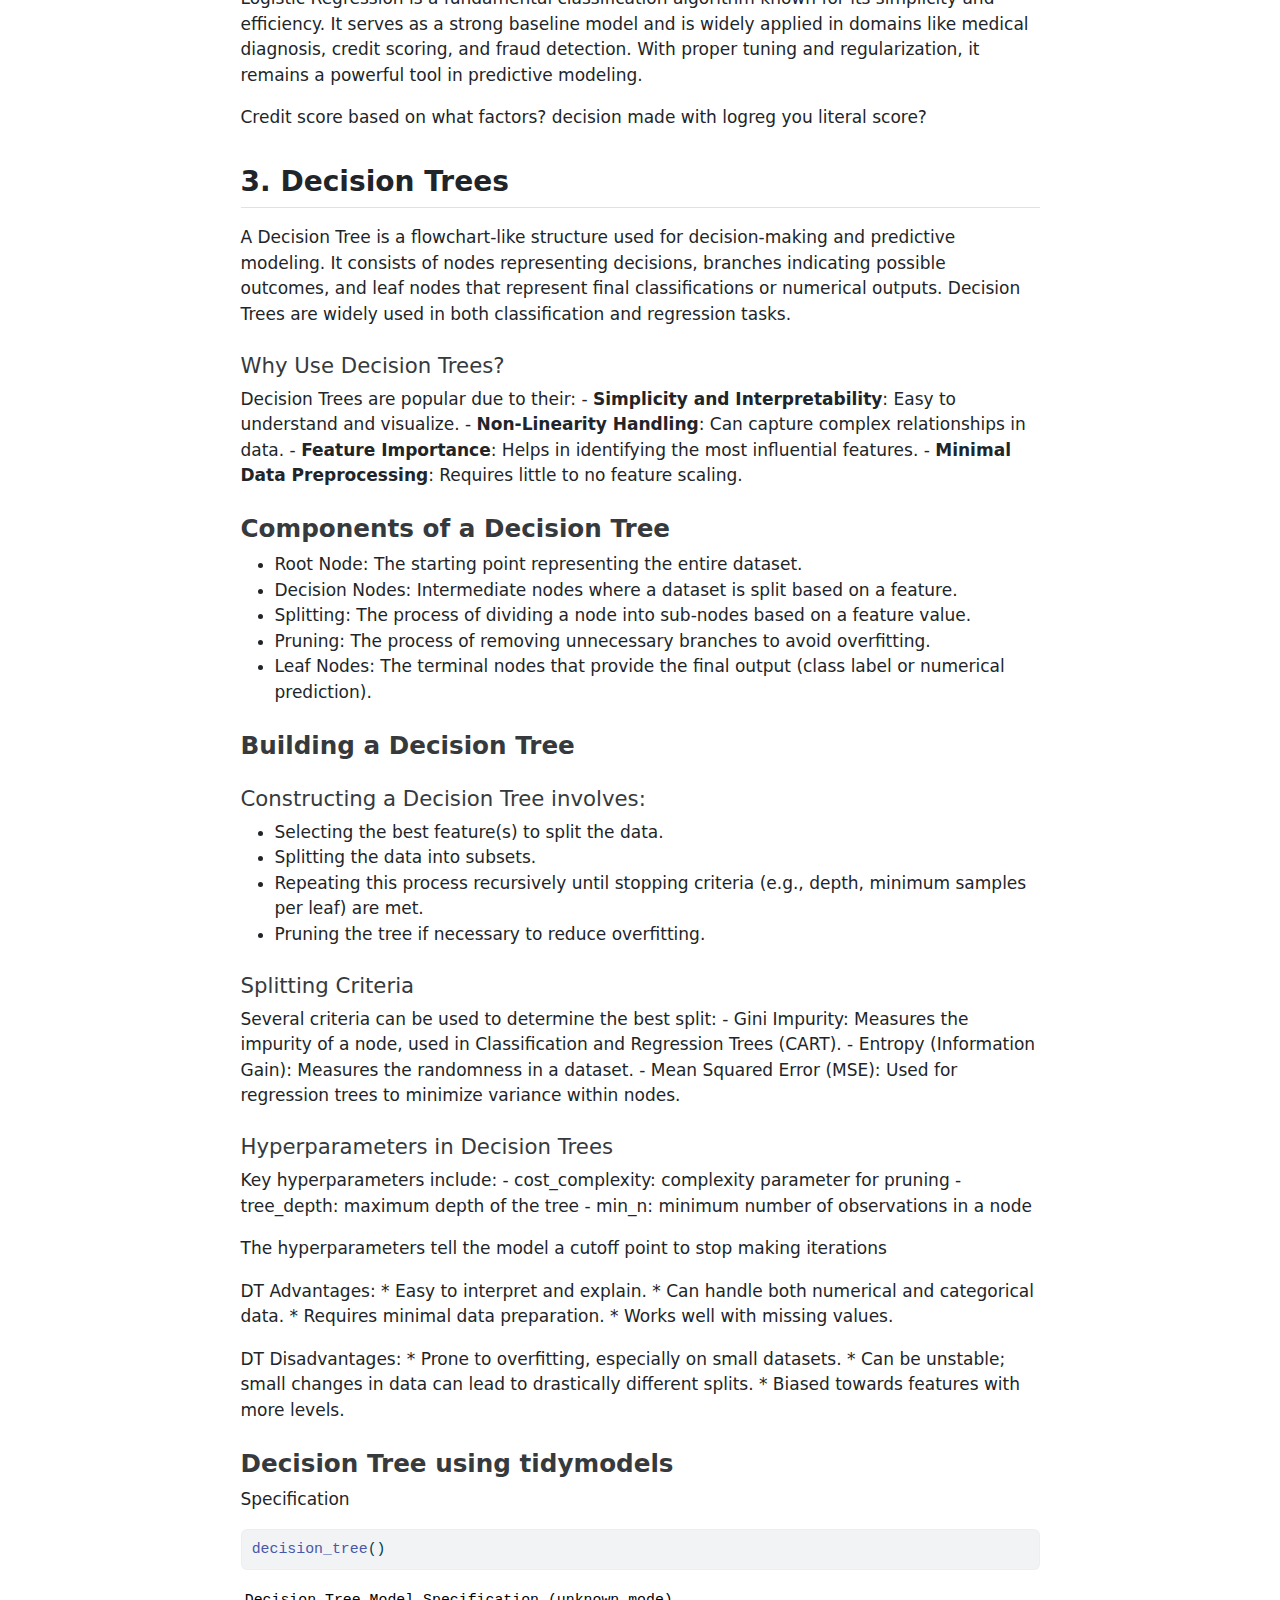
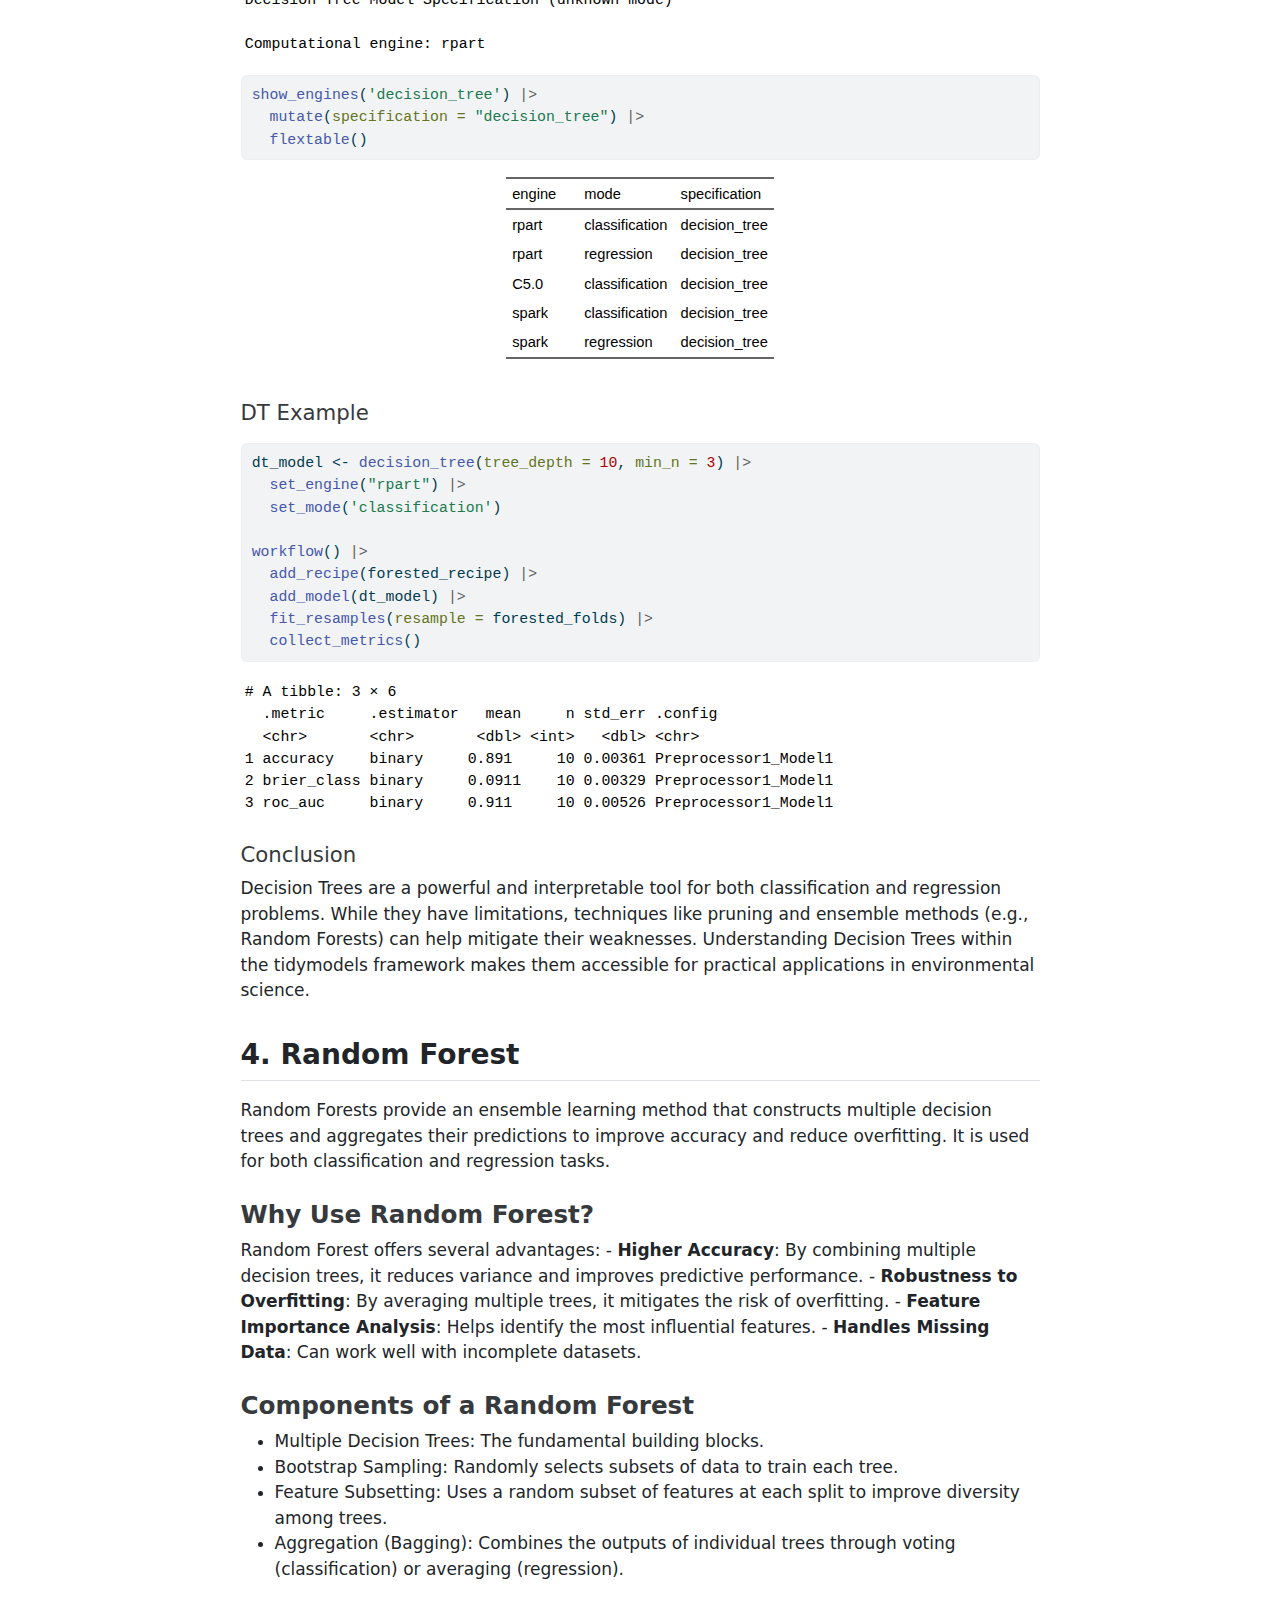
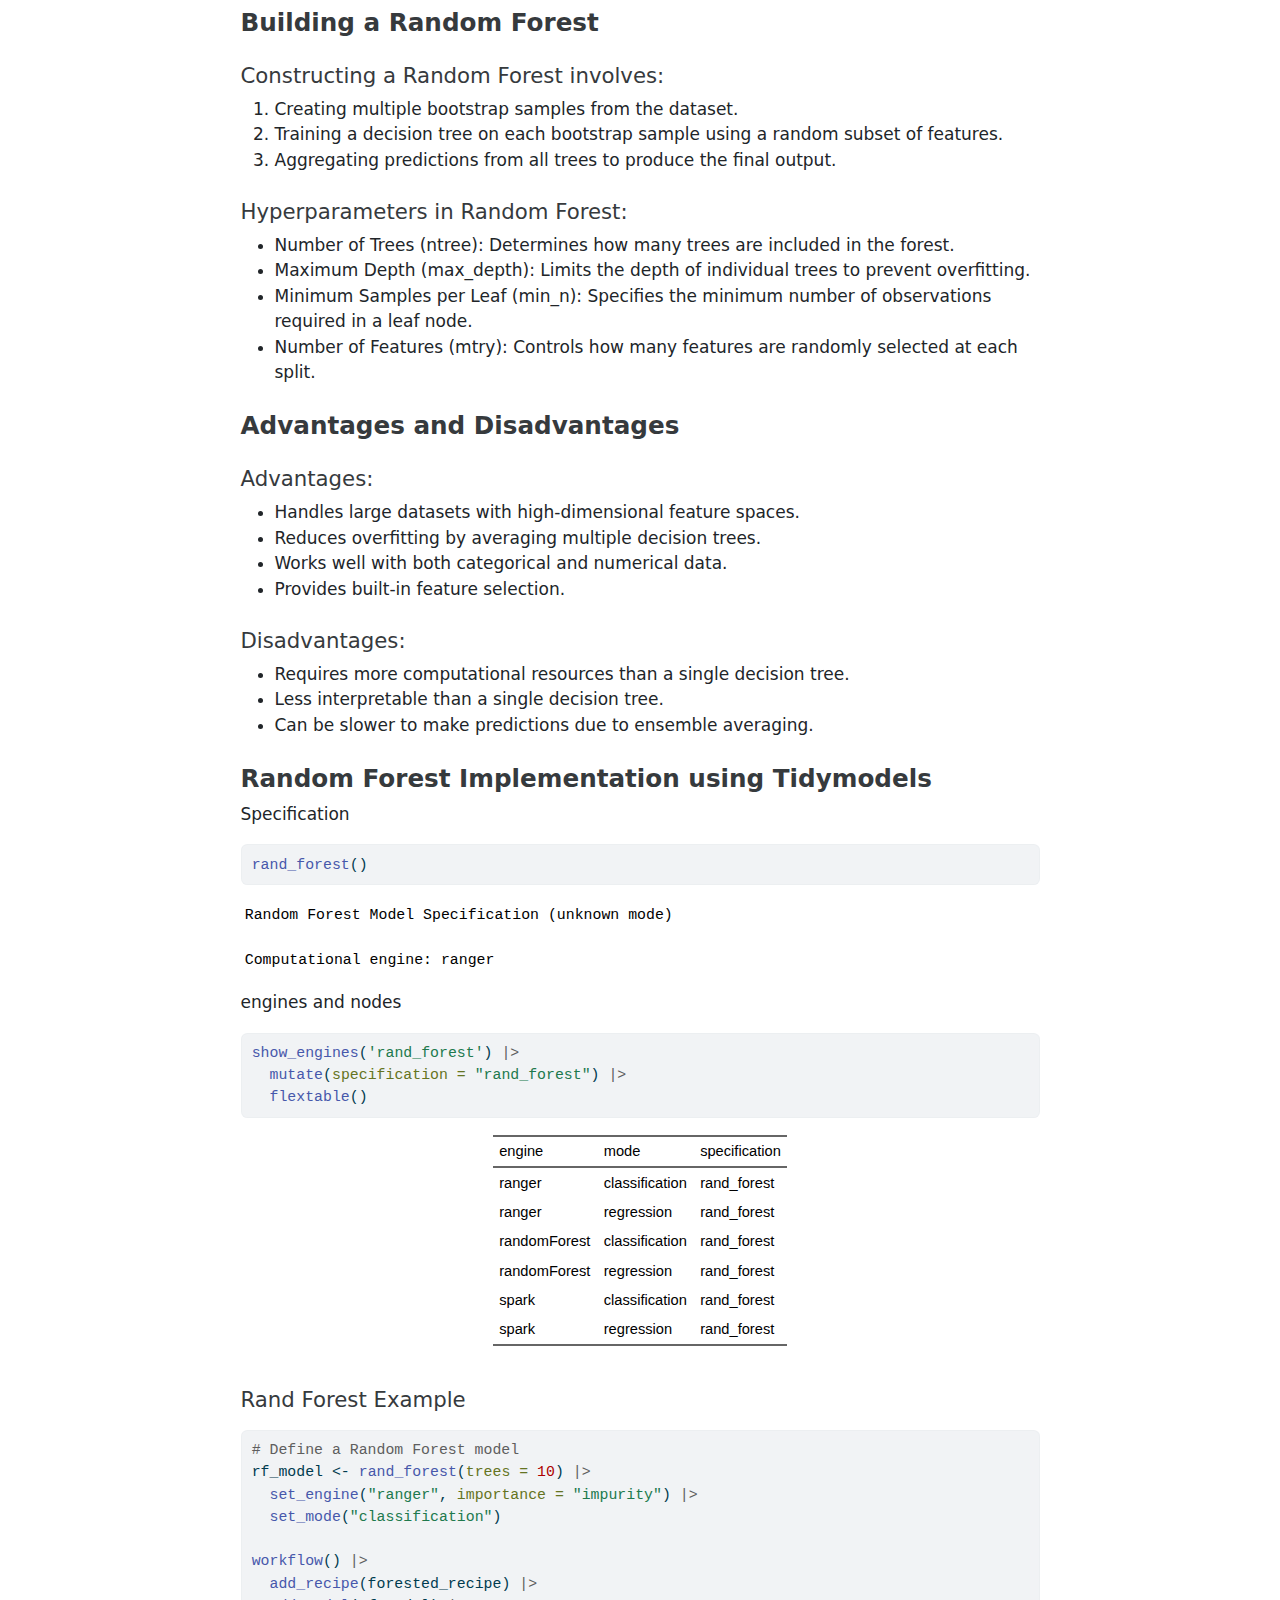
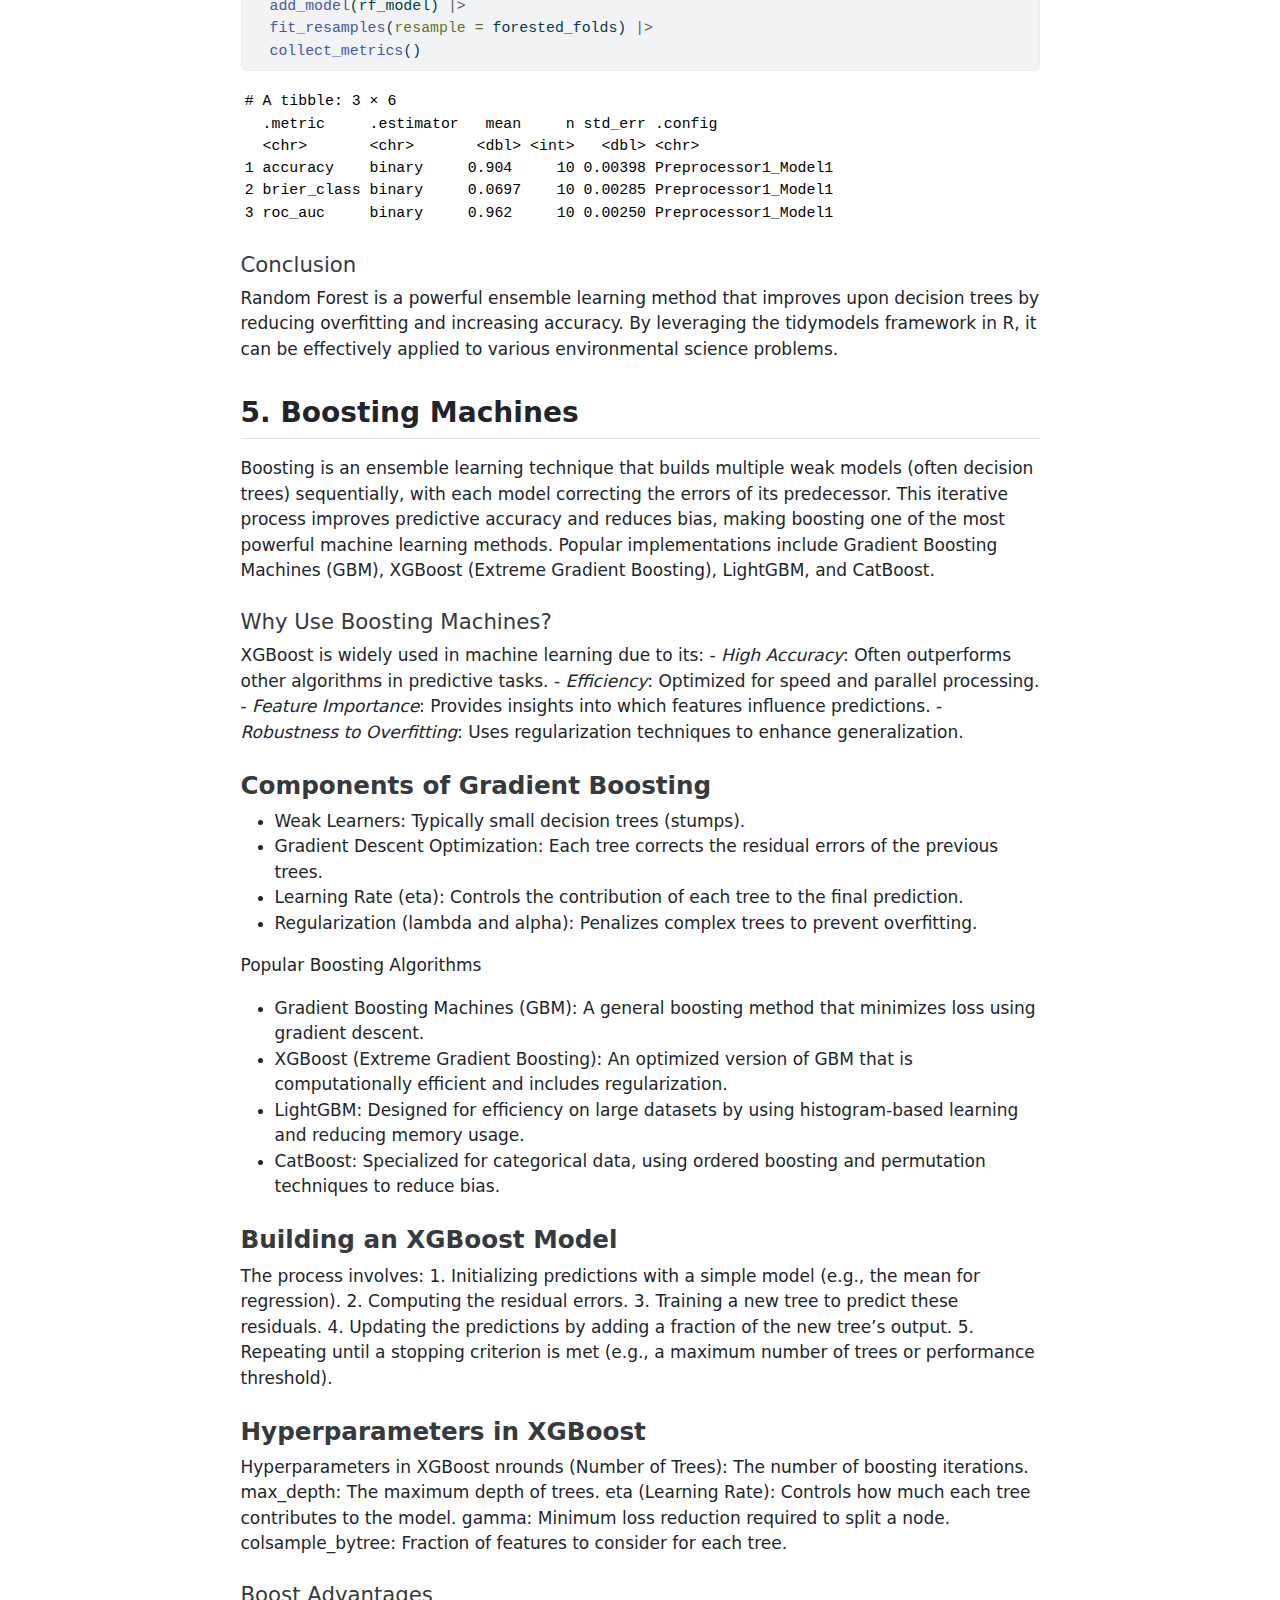
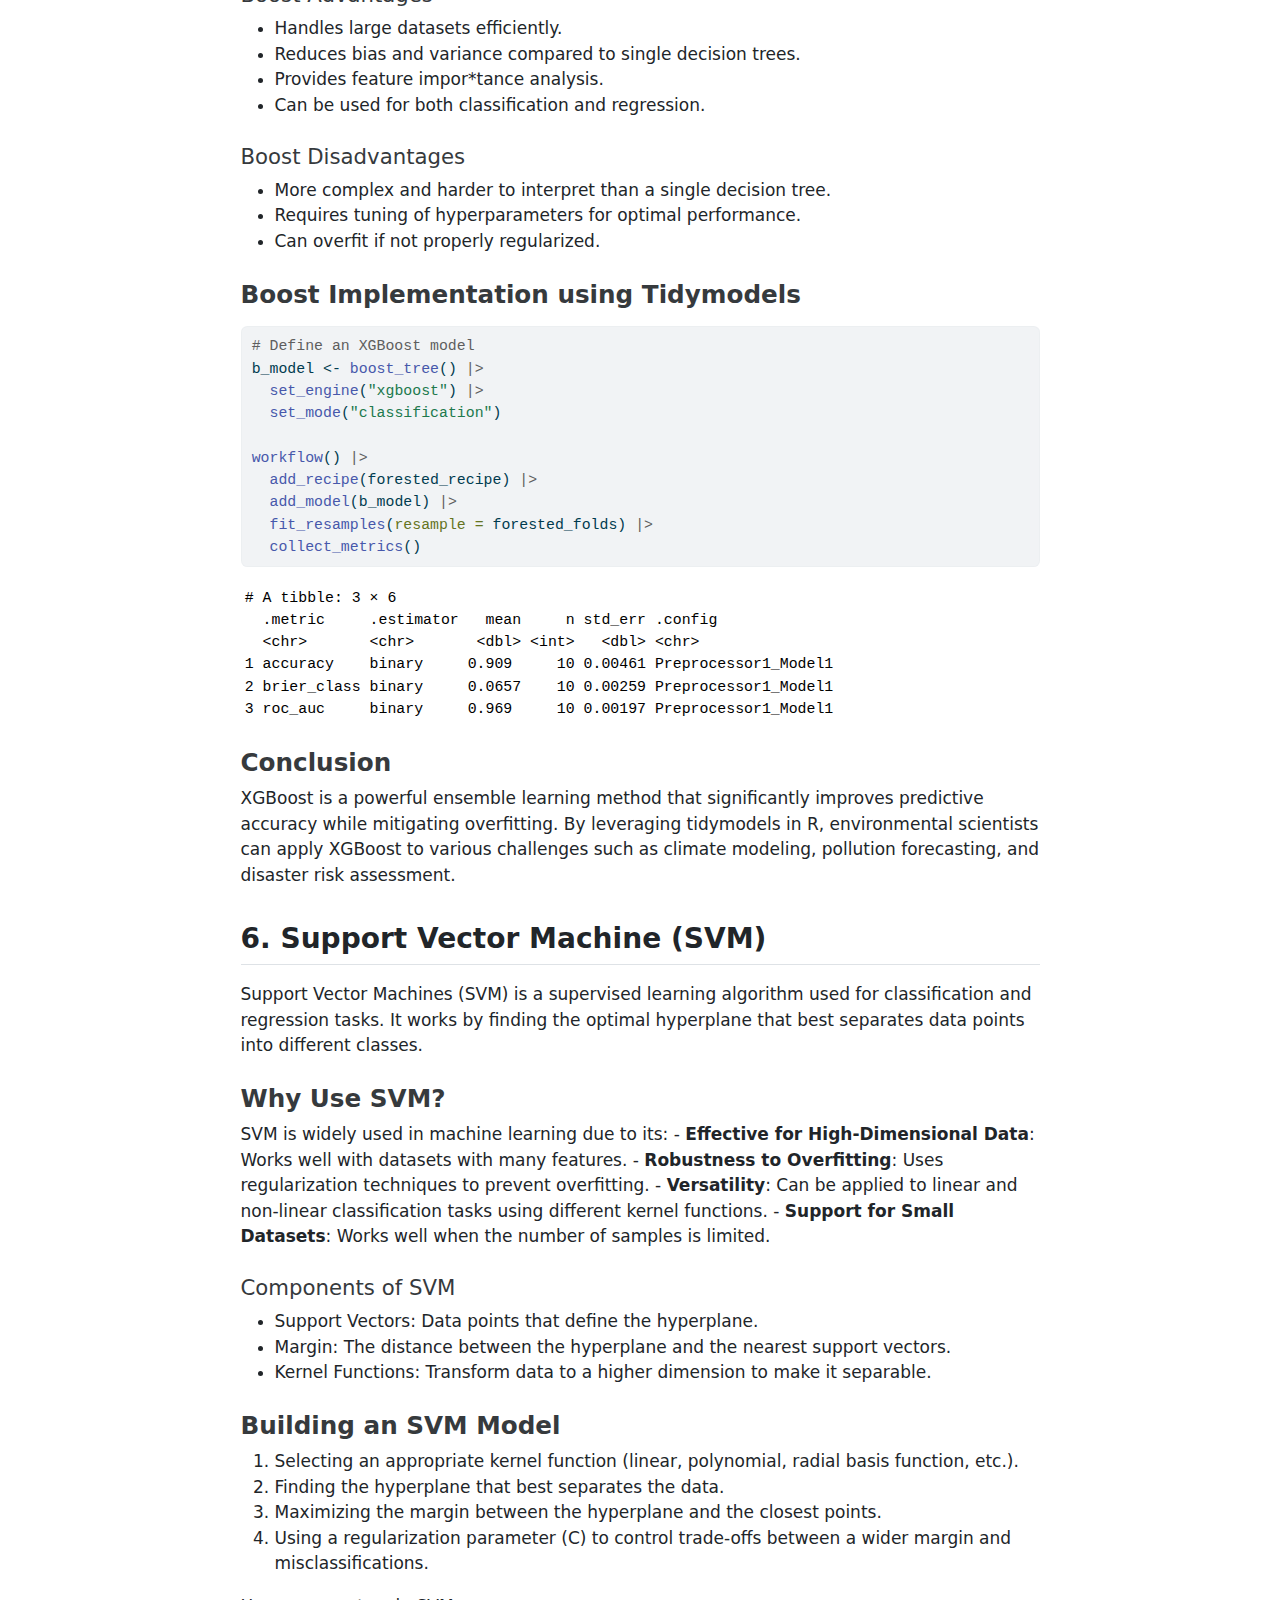
<file: 17-exercise.html>
<!DOCTYPE html>
<html xmlns="http://www.w3.org/1999/xhtml" lang="en" xml:lang="en"><head>

<meta charset="utf-8">
<meta name="generator" content="quarto-1.5.57">

<meta name="viewport" content="width=device-width, initial-scale=1.0, user-scalable=yes">

<meta name="author" content="Josh Puyear">

<title>Daily Exercise 17</title>
<style>
code{white-space: pre-wrap;}
span.smallcaps{font-variant: small-caps;}
div.columns{display: flex; gap: min(4vw, 1.5em);}
div.column{flex: auto; overflow-x: auto;}
div.hanging-indent{margin-left: 1.5em; text-indent: -1.5em;}
ul.task-list{list-style: none;}
ul.task-list li input[type="checkbox"] {
  width: 0.8em;
  margin: 0 0.8em 0.2em -1em; /* quarto-specific, see https://github.com/quarto-dev/quarto-cli/issues/4556 */ 
  vertical-align: middle;
}
/* CSS for syntax highlighting */
pre > code.sourceCode { white-space: pre; position: relative; }
pre > code.sourceCode > span { line-height: 1.25; }
pre > code.sourceCode > span:empty { height: 1.2em; }
.sourceCode { overflow: visible; }
code.sourceCode > span { color: inherit; text-decoration: inherit; }
div.sourceCode { margin: 1em 0; }
pre.sourceCode { margin: 0; }
@media screen {
div.sourceCode { overflow: auto; }
}
@media print {
pre > code.sourceCode { white-space: pre-wrap; }
pre > code.sourceCode > span { display: inline-block; text-indent: -5em; padding-left: 5em; }
}
pre.numberSource code
  { counter-reset: source-line 0; }
pre.numberSource code > span
  { position: relative; left: -4em; counter-increment: source-line; }
pre.numberSource code > span > a:first-child::before
  { content: counter(source-line);
    position: relative; left: -1em; text-align: right; vertical-align: baseline;
    border: none; display: inline-block;
    -webkit-touch-callout: none; -webkit-user-select: none;
    -khtml-user-select: none; -moz-user-select: none;
    -ms-user-select: none; user-select: none;
    padding: 0 4px; width: 4em;
  }
pre.numberSource { margin-left: 3em;  padding-left: 4px; }
div.sourceCode
  {   }
@media screen {
pre > code.sourceCode > span > a:first-child::before { text-decoration: underline; }
}
</style>


<script src="17-exercise_files/libs/clipboard/clipboard.min.js"></script>
<script src="17-exercise_files/libs/quarto-html/quarto.js"></script>
<script src="17-exercise_files/libs/quarto-html/popper.min.js"></script>
<script src="17-exercise_files/libs/quarto-html/tippy.umd.min.js"></script>
<script src="17-exercise_files/libs/quarto-html/anchor.min.js"></script>
<link href="17-exercise_files/libs/quarto-html/tippy.css" rel="stylesheet">
<link href="17-exercise_files/libs/quarto-html/quarto-syntax-highlighting.css" rel="stylesheet" id="quarto-text-highlighting-styles">
<script src="17-exercise_files/libs/bootstrap/bootstrap.min.js"></script>
<link href="17-exercise_files/libs/bootstrap/bootstrap-icons.css" rel="stylesheet">
<link href="17-exercise_files/libs/bootstrap/bootstrap.min.css" rel="stylesheet" id="quarto-bootstrap" data-mode="light">
<link href="17-exercise_files/libs/tabwid-1.1.3/tabwid.css" rel="stylesheet">

<script src="17-exercise_files/libs/tabwid-1.1.3/tabwid.js"></script>



</head>

<body class="fullcontent">

<div id="quarto-content" class="page-columns page-rows-contents page-layout-article">

<main class="content" id="quarto-document-content">

<header id="title-block-header" class="quarto-title-block default">
<div class="quarto-title">
<h1 class="title">Daily Exercise 17</h1>
<p class="subtitle lead">Intro to Machine Learning</p>
</div>



<div class="quarto-title-meta">

    <div>
    <div class="quarto-title-meta-heading">Author</div>
    <div class="quarto-title-meta-contents">
             <p>Josh Puyear <a href="mailto:jpuyear@colostate.edu" class="quarto-title-author-email"><i class="bi bi-envelope"></i></a> </p>
          </div>
  </div>
    
  
    
  </div>
  


</header>


<p>Machine learning (ML) is widely used in environmental science for tasks such as land cover classification, climate modeling, and forested distribution prediction. This lecture explores five common ML model specifications the tidymodels framework in R, applied to the forested dataset.</p>
<ol type="1">
<li>Linear Regression</li>
<li>Logistic Regression</li>
<li>Trees</li>
</ol>
<ul>
<li>Decision Tree</li>
<li>Random Forest</li>
<li>Boost</li>
</ul>
<ol start="4" type="1">
<li>Support Vector Machines</li>
<li>Neural Nets</li>
</ol>
<section id="classification-vs.-prediction" class="level2">
<h2 class="anchored" data-anchor-id="classification-vs.-prediction">Classification vs.&nbsp;Prediction</h2>
<p>Most machine learning applications in environmental science serve different purposes (modes):</p>
<ol type="1">
<li>Classification Models → Categorize features into predefined classes.</li>
</ol>
<section id="examples" class="level3">
<h3 class="anchored" data-anchor-id="examples">Examples:</h3>
<p>✅ Land Cover Classification (Forest, Urban, Water, Agriculture) ✅ Flood Risk Assessment (High, Medium, Low) ✅ Drought Severity Levels (No Drought, Moderate, Severe) ✅ Wildfire Prediction (Fire vs.&nbsp;No Fire) ✅ forested Identification (Bird forested, Plant Types)</p>
</section>
</section>
<section id="prediction-models-forecast-numerical-environmental-variables-based-on-past-trends" class="level1">
<h1>Prediction Models → Forecast numerical environmental variables based on past trends</h1>
<p>Common Algorithms: <em>Decision Trees</em> Random Forest <em>Support Vector Machines (SVM)</em> Neural Networks (for remote sensing &amp; image analysis) *K-Nearest Neighbors (KNN)</p>
<section id="examples-1" class="level3">
<h3 class="anchored" data-anchor-id="examples-1">Examples:</h3>
<p>📈 Streamflow Forecasting (Predict river discharge over time) 🌡️ Temperature Projections (Future temperature changes under climate scenarios) ☔ Precipitation Forecasting (Rainfall estimates for flood preparedness) 📊 Air Quality Index Prediction (Forecast pollution levels)</p>
<p>Common Algorithms: <em>Linear &amp; Multiple Regression</em> Random Forest Regression *Long Short-Term Memory (LSTM) Neural Networks (for time series forecasting)</p>
</section>
<section id="choosing-the-right-model" class="level2">
<h2 class="anchored" data-anchor-id="choosing-the-right-model">Choosing the Right Model</h2>
<ul>
<li>Use classification if: You need to categorize environmental states (e.g., classifying land use changes).</li>
<li>Use prediction if: You need to forecast environmental conditions (e.g., predicting flood levels)</li>
<li>Use hybrid approaches if: You need to classify and predict (e.g., classifying drought severity and then predicting future water availability).</li>
</ul>
</section>
<section id="model-selection-considerations" class="level2">
<h2 class="anchored" data-anchor-id="model-selection-considerations">Model Selection Considerations</h2>
<p>Choosing an ML algorithm (model) depends on:</p>
<ul>
<li>Dataset Size: e.g.&nbsp;Large datasets benefit from ensemble methods like Random Forest and XGBoost.</li>
<li>Feature Complexity: e.g.&nbsp;SVM works well for high-dimensional data.</li>
<li>Interpretability Needs: e.g.&nbsp;Decision trees and LASSO regression provide intuitive insights.</li>
<li>Computation Constraints: e.g.&nbsp;GLM and Decision Trees are efficient compared to XGBoost.</li>
<li>Data: Variance, linearity, diminsionality</li>
</ul>
</section>
</section>
<section id="load-required-libraries-for-modelbuilding" class="level1">
<h1>Load Required Libraries for Modelbuilding</h1>
<div class="cell">
<div class="sourceCode cell-code" id="cb1"><pre class="sourceCode r code-with-copy"><code class="sourceCode r"><span id="cb1-1"><a href="#cb1-1" aria-hidden="true" tabindex="-1"></a><span class="fu">library</span>(tidyverse)</span></code><button title="Copy to Clipboard" class="code-copy-button"><i class="bi"></i></button></pre></div>
<div class="cell-output cell-output-stderr">
<pre><code>── Attaching core tidyverse packages ──────────────────────── tidyverse 2.0.0 ──
✔ dplyr     1.1.4     ✔ readr     2.1.5
✔ forcats   1.0.0     ✔ stringr   1.5.1
✔ ggplot2   3.5.2     ✔ tibble    3.2.1
✔ lubridate 1.9.4     ✔ tidyr     1.3.1
✔ purrr     1.0.4     
── Conflicts ────────────────────────────────────────── tidyverse_conflicts() ──
✖ dplyr::filter() masks stats::filter()
✖ dplyr::lag()    masks stats::lag()
ℹ Use the conflicted package (&lt;http://conflicted.r-lib.org/&gt;) to force all conflicts to become errors</code></pre>
</div>
<div class="sourceCode cell-code" id="cb3"><pre class="sourceCode r code-with-copy"><code class="sourceCode r"><span id="cb3-1"><a href="#cb3-1" aria-hidden="true" tabindex="-1"></a><span class="fu">library</span>(tidymodels)</span></code><button title="Copy to Clipboard" class="code-copy-button"><i class="bi"></i></button></pre></div>
<div class="cell-output cell-output-stderr">
<pre><code>── Attaching packages ────────────────────────────────────── tidymodels 1.3.0 ──
✔ broom        1.0.7     ✔ rsample      1.2.1
✔ dials        1.4.0     ✔ tune         1.3.0
✔ infer        1.0.7     ✔ workflows    1.2.0
✔ modeldata    1.4.0     ✔ workflowsets 1.1.0
✔ parsnip      1.3.1     ✔ yardstick    1.3.2
✔ recipes      1.2.1     
── Conflicts ───────────────────────────────────────── tidymodels_conflicts() ──
✖ scales::discard() masks purrr::discard()
✖ dplyr::filter()   masks stats::filter()
✖ recipes::fixed()  masks stringr::fixed()
✖ dplyr::lag()      masks stats::lag()
✖ yardstick::spec() masks readr::spec()
✖ recipes::step()   masks stats::step()</code></pre>
</div>
<div class="sourceCode cell-code" id="cb5"><pre class="sourceCode r code-with-copy"><code class="sourceCode r"><span id="cb5-1"><a href="#cb5-1" aria-hidden="true" tabindex="-1"></a><span class="fu">library</span>(forested)</span>
<span id="cb5-2"><a href="#cb5-2" aria-hidden="true" tabindex="-1"></a><span class="fu">library</span>(flextable)</span></code><button title="Copy to Clipboard" class="code-copy-button"><i class="bi"></i></button></pre></div>
<div class="cell-output cell-output-stderr">
<pre><code>
Attaching package: 'flextable'

The following object is masked from 'package:purrr':

    compose</code></pre>
</div>
<div class="sourceCode cell-code" id="cb7"><pre class="sourceCode r code-with-copy"><code class="sourceCode r"><span id="cb7-1"><a href="#cb7-1" aria-hidden="true" tabindex="-1"></a><span class="fu">library</span>(rsample)</span>
<span id="cb7-2"><a href="#cb7-2" aria-hidden="true" tabindex="-1"></a><span class="fu">library</span>(glmnet)</span></code><button title="Copy to Clipboard" class="code-copy-button"><i class="bi"></i></button></pre></div>
<div class="cell-output cell-output-stderr">
<pre><code>Loading required package: Matrix

Attaching package: 'Matrix'

The following objects are masked from 'package:tidyr':

    expand, pack, unpack

Loaded glmnet 4.1-8</code></pre>
</div>
</div>
</section>
<section id="data-preparation" class="level1">
<h1>Data Preparation</h1>
<p>We will use the forested dataset for classification tasks. The dataset contains information about penguin forested, body measurements, and other environmental factors.</p>
<div class="cell">
<div class="sourceCode cell-code" id="cb9"><pre class="sourceCode r code-with-copy"><code class="sourceCode r"><span id="cb9-1"><a href="#cb9-1" aria-hidden="true" tabindex="-1"></a><span class="fu">set.seed</span>(<span class="dv">123</span>)</span>
<span id="cb9-2"><a href="#cb9-2" aria-hidden="true" tabindex="-1"></a>forested_split <span class="ot">&lt;-</span> <span class="fu">initial_split</span>(forested, <span class="at">strata =</span> tree_no_tree)</span>
<span id="cb9-3"><a href="#cb9-3" aria-hidden="true" tabindex="-1"></a>forested_train <span class="ot">&lt;-</span> <span class="fu">training</span>(forested_split)</span>
<span id="cb9-4"><a href="#cb9-4" aria-hidden="true" tabindex="-1"></a>forested_test  <span class="ot">&lt;-</span> <span class="fu">testing</span>(forested_split)</span>
<span id="cb9-5"><a href="#cb9-5" aria-hidden="true" tabindex="-1"></a>forested_folds <span class="ot">&lt;-</span> <span class="fu">vfold_cv</span>(forested_train, <span class="at">v =</span> <span class="dv">10</span>)</span>
<span id="cb9-6"><a href="#cb9-6" aria-hidden="true" tabindex="-1"></a></span>
<span id="cb9-7"><a href="#cb9-7" aria-hidden="true" tabindex="-1"></a><span class="co"># Feature Engineering: Classification</span></span>
<span id="cb9-8"><a href="#cb9-8" aria-hidden="true" tabindex="-1"></a>forested_recipe <span class="ot">&lt;-</span> <span class="fu">recipe</span>(forested <span class="sc">~</span> ., <span class="at">data =</span> forested_train)  <span class="sc">|&gt;</span> </span>
<span id="cb9-9"><a href="#cb9-9" aria-hidden="true" tabindex="-1"></a>  <span class="fu">step_dummy</span>(<span class="fu">all_nominal_predictors</span>())  <span class="sc">|&gt;</span> </span>
<span id="cb9-10"><a href="#cb9-10" aria-hidden="true" tabindex="-1"></a>  <span class="fu">step_normalize</span>(<span class="fu">all_numeric_predictors</span>()) <span class="sc">|&gt;</span> </span>
<span id="cb9-11"><a href="#cb9-11" aria-hidden="true" tabindex="-1"></a>  <span class="fu">step_impute_mean</span>(<span class="fu">all_numeric_predictors</span>())</span></code><button title="Copy to Clipboard" class="code-copy-button"><i class="bi"></i></button></pre></div>
</div>
</section>
<section id="machine-learning-specifications-in-tidymodels" class="level1">
<h1>Machine Learning Specifications in tidymodels</h1>
<p>Unified Interface for ML Models</p>
<ul>
<li>The parsnip package is a part of the tidymodels framework</li>
<li>It provides a consistent interface for specifying models through specifications</li>
<li>The combination of a specification, mode, and engine is called a model</li>
<li>Lets look at the parsnip documentation!</li>
</ul>
<section id="what-are-hyperparameters" class="level2">
<h2 class="anchored" data-anchor-id="what-are-hyperparameters">What are hyperparameters?</h2>
<ul>
<li>Hyperparameters are settings that control the learning process of a model.</li>
<li>They are set before training and affect the model’s performance.</li>
<li>Hyperparameters can be tuned to optimize the model’s predictive power.</li>
<li>More on model tuning next week!</li>
</ul>
</section>
<section id="linear-regression" class="level2">
<h2 class="anchored" data-anchor-id="linear-regression">1. Linear Regression</h2>
<p>Linear regression is a fundamental statistical method used for modeling the relationship between a dependent variable and one or more independent variables. It is widely used in environmental science for tasks such as predicting forested distribution, estimating climate variables, and modeling ecosystem dynamics.</p>
<section id="components-of-linear-regression" class="level4">
<h4 class="anchored" data-anchor-id="components-of-linear-regression">Components of Linear Regression</h4>
<ul>
<li>Dependent Variable (Y): The variable to be predicted.</li>
<li>Independent Variables (X): Features that influence the dependent variable.</li>
<li>Regression Line: Represents the relationship between X and Y.</li>
<li>Residuals: Differences between predicted and actual values.</li>
</ul>
</section>
<section id="linear-regression-in-tidymodels" class="level4">
<h4 class="anchored" data-anchor-id="linear-regression-in-tidymodels">Linear regression in tidymodels</h4>
<p>Specification</p>
<div class="cell">
<div class="sourceCode cell-code" id="cb10"><pre class="sourceCode r code-with-copy"><code class="sourceCode r"><span id="cb10-1"><a href="#cb10-1" aria-hidden="true" tabindex="-1"></a><span class="fu">linear_reg</span>()</span></code><button title="Copy to Clipboard" class="code-copy-button"><i class="bi"></i></button></pre></div>
<div class="cell-output cell-output-stdout">
<pre><code>Linear Regression Model Specification (regression)

Computational engine: lm </code></pre>
</div>
<div class="sourceCode cell-code" id="cb12"><pre class="sourceCode r code-with-copy"><code class="sourceCode r"><span id="cb12-1"><a href="#cb12-1" aria-hidden="true" tabindex="-1"></a><span class="co">#&gt; Linear Regression Model Specification (regression)</span></span>
<span id="cb12-2"><a href="#cb12-2" aria-hidden="true" tabindex="-1"></a><span class="co">#&gt; </span></span>
<span id="cb12-3"><a href="#cb12-3" aria-hidden="true" tabindex="-1"></a><span class="co">#&gt; Computational engine: lm</span></span></code><button title="Copy to Clipboard" class="code-copy-button"><i class="bi"></i></button></pre></div>
</div>
<p>Engines and modes</p>
<div class="cell">
<div class="sourceCode cell-code" id="cb13"><pre class="sourceCode r code-with-copy"><code class="sourceCode r"><span id="cb13-1"><a href="#cb13-1" aria-hidden="true" tabindex="-1"></a><span class="fu">show_engines</span>(<span class="st">"linear_reg"</span>) <span class="sc">|&gt;</span> </span>
<span id="cb13-2"><a href="#cb13-2" aria-hidden="true" tabindex="-1"></a>  <span class="fu">mutate</span>(<span class="at">specification =</span> <span class="st">"linear_reg"</span>) <span class="sc">|&gt;</span> </span>
<span id="cb13-3"><a href="#cb13-3" aria-hidden="true" tabindex="-1"></a>  <span class="fu">flextable</span>()</span></code><button title="Copy to Clipboard" class="code-copy-button"><i class="bi"></i></button></pre></div>
<div class="cell-output-display">
<div class="tabwid"><style>.cl-c317e40c{}.cl-c30e6134{font-family:'Arial';font-size:11pt;font-weight:normal;font-style:normal;text-decoration:none;color:rgba(0, 0, 0, 1.00);background-color:transparent;}.cl-c3124880{margin:0;text-align:left;border-bottom: 0 solid rgba(0, 0, 0, 1.00);border-top: 0 solid rgba(0, 0, 0, 1.00);border-left: 0 solid rgba(0, 0, 0, 1.00);border-right: 0 solid rgba(0, 0, 0, 1.00);padding-bottom:5pt;padding-top:5pt;padding-left:5pt;padding-right:5pt;line-height: 1;background-color:transparent;}.cl-c3126aea{width:0.75in;background-color:transparent;vertical-align: middle;border-bottom: 1.5pt solid rgba(102, 102, 102, 1.00);border-top: 1.5pt solid rgba(102, 102, 102, 1.00);border-left: 0 solid rgba(0, 0, 0, 1.00);border-right: 0 solid rgba(0, 0, 0, 1.00);margin-bottom:0;margin-top:0;margin-left:0;margin-right:0;}.cl-c3126af4{width:0.75in;background-color:transparent;vertical-align: middle;border-bottom: 0 solid rgba(0, 0, 0, 1.00);border-top: 0 solid rgba(0, 0, 0, 1.00);border-left: 0 solid rgba(0, 0, 0, 1.00);border-right: 0 solid rgba(0, 0, 0, 1.00);margin-bottom:0;margin-top:0;margin-left:0;margin-right:0;}.cl-c3126afe{width:0.75in;background-color:transparent;vertical-align: middle;border-bottom: 1.5pt solid rgba(102, 102, 102, 1.00);border-top: 0 solid rgba(0, 0, 0, 1.00);border-left: 0 solid rgba(0, 0, 0, 1.00);border-right: 0 solid rgba(0, 0, 0, 1.00);margin-bottom:0;margin-top:0;margin-left:0;margin-right:0;}</style><table data-quarto-disable-processing="true" class="cl-c317e40c"><thead><tr style="overflow-wrap:break-word;"><th class="cl-c3126aea"><p class="cl-c3124880"><span class="cl-c30e6134">engine</span></p></th><th class="cl-c3126aea"><p class="cl-c3124880"><span class="cl-c30e6134">mode</span></p></th><th class="cl-c3126aea"><p class="cl-c3124880"><span class="cl-c30e6134">specification</span></p></th></tr></thead><tbody><tr style="overflow-wrap:break-word;"><td class="cl-c3126af4"><p class="cl-c3124880"><span class="cl-c30e6134">lm</span></p></td><td class="cl-c3126af4"><p class="cl-c3124880"><span class="cl-c30e6134">regression</span></p></td><td class="cl-c3126af4"><p class="cl-c3124880"><span class="cl-c30e6134">linear_reg</span></p></td></tr><tr style="overflow-wrap:break-word;"><td class="cl-c3126af4"><p class="cl-c3124880"><span class="cl-c30e6134">glm</span></p></td><td class="cl-c3126af4"><p class="cl-c3124880"><span class="cl-c30e6134">regression</span></p></td><td class="cl-c3126af4"><p class="cl-c3124880"><span class="cl-c30e6134">linear_reg</span></p></td></tr><tr style="overflow-wrap:break-word;"><td class="cl-c3126af4"><p class="cl-c3124880"><span class="cl-c30e6134">glmnet</span></p></td><td class="cl-c3126af4"><p class="cl-c3124880"><span class="cl-c30e6134">regression</span></p></td><td class="cl-c3126af4"><p class="cl-c3124880"><span class="cl-c30e6134">linear_reg</span></p></td></tr><tr style="overflow-wrap:break-word;"><td class="cl-c3126af4"><p class="cl-c3124880"><span class="cl-c30e6134">stan</span></p></td><td class="cl-c3126af4"><p class="cl-c3124880"><span class="cl-c30e6134">regression</span></p></td><td class="cl-c3126af4"><p class="cl-c3124880"><span class="cl-c30e6134">linear_reg</span></p></td></tr><tr style="overflow-wrap:break-word;"><td class="cl-c3126af4"><p class="cl-c3124880"><span class="cl-c30e6134">spark</span></p></td><td class="cl-c3126af4"><p class="cl-c3124880"><span class="cl-c30e6134">regression</span></p></td><td class="cl-c3126af4"><p class="cl-c3124880"><span class="cl-c30e6134">linear_reg</span></p></td></tr><tr style="overflow-wrap:break-word;"><td class="cl-c3126af4"><p class="cl-c3124880"><span class="cl-c30e6134">keras</span></p></td><td class="cl-c3126af4"><p class="cl-c3124880"><span class="cl-c30e6134">regression</span></p></td><td class="cl-c3126af4"><p class="cl-c3124880"><span class="cl-c30e6134">linear_reg</span></p></td></tr><tr style="overflow-wrap:break-word;"><td class="cl-c3126af4"><p class="cl-c3124880"><span class="cl-c30e6134">brulee</span></p></td><td class="cl-c3126af4"><p class="cl-c3124880"><span class="cl-c30e6134">regression</span></p></td><td class="cl-c3126af4"><p class="cl-c3124880"><span class="cl-c30e6134">linear_reg</span></p></td></tr><tr style="overflow-wrap:break-word;"><td class="cl-c3126afe"><p class="cl-c3124880"><span class="cl-c30e6134">quantreg</span></p></td><td class="cl-c3126afe"><p class="cl-c3124880"><span class="cl-c30e6134">quantile regression</span></p></td><td class="cl-c3126afe"><p class="cl-c3124880"><span class="cl-c30e6134">linear_reg</span></p></td></tr></tbody></table></div>
</div>
</div>
<div class="cell">
<div class="sourceCode cell-code" id="cb14"><pre class="sourceCode r code-with-copy"><code class="sourceCode r"><span id="cb14-1"><a href="#cb14-1" aria-hidden="true" tabindex="-1"></a>lm_mod <span class="ot">&lt;-</span> <span class="fu">linear_reg</span>(<span class="at">mode =</span> <span class="st">"regression"</span>, <span class="at">engine =</span> <span class="st">"lm"</span>)</span>
<span id="cb14-2"><a href="#cb14-2" aria-hidden="true" tabindex="-1"></a></span>
<span id="cb14-3"><a href="#cb14-3" aria-hidden="true" tabindex="-1"></a><span class="fu">workflow</span>() <span class="sc">|&gt;</span> </span>
<span id="cb14-4"><a href="#cb14-4" aria-hidden="true" tabindex="-1"></a>  <span class="fu">add_formula</span>(elevation <span class="sc">~</span> .) <span class="sc">|&gt;</span> </span>
<span id="cb14-5"><a href="#cb14-5" aria-hidden="true" tabindex="-1"></a>  <span class="fu">add_model</span>(lm_mod) <span class="sc">|&gt;</span> </span>
<span id="cb14-6"><a href="#cb14-6" aria-hidden="true" tabindex="-1"></a>  <span class="fu">fit_resamples</span>(<span class="at">resample =</span> forested_folds) <span class="sc">|&gt;</span> </span>
<span id="cb14-7"><a href="#cb14-7" aria-hidden="true" tabindex="-1"></a>  <span class="fu">collect_metrics</span>()</span></code><button title="Copy to Clipboard" class="code-copy-button"><i class="bi"></i></button></pre></div>
<div class="cell-output cell-output-stdout">
<pre><code># A tibble: 2 × 6
  .metric .estimator   mean     n  std_err .config             
  &lt;chr&gt;   &lt;chr&gt;       &lt;dbl&gt; &lt;int&gt;    &lt;dbl&gt; &lt;chr&gt;               
1 rmse    standard   82.6      10 1.23     Preprocessor1_Model1
2 rsq     standard    0.971    10 0.000733 Preprocessor1_Model1</code></pre>
</div>
</div>
</section>
</section>
<section id="logistic-regression" class="level2">
<h2 class="anchored" data-anchor-id="logistic-regression">2. Logistic Regression</h2>
<p>Logistic Regression is widely used in machine learning due to its:</p>
<ul>
<li>Simplicity: Easy to implement and interpret.</li>
<li>Efficiency: Computationally inexpensive, even on large datasets.</li>
<li>Probabilistic Predictions: Outputs probabilities instead of hard classifications.</li>
<li>Regularization Support: Extensions like L1 (Lasso) and L2 (Ridge) help prevent overfitting.</li>
</ul>
<section id="components-of-logistic-regression" class="level4">
<h4 class="anchored" data-anchor-id="components-of-logistic-regression">Components of Logistic Regression</h4>
<ul>
<li>Sigmoid Function: Converts linear outputs into probabilities between 0 and 1.</li>
<li>Decision Boundary: A threshold (often 0.5) determines classification.</li>
<li>Log-Loss (Binary Cross-Entropy): Measures the error between predicted probabilities and actual labels.</li>
<li>Regularization (L1 and L2): Helps in feature selection and prevents overfitting. I would like to understand overfitting better- is this when the model makes more predictions than there are points?</li>
</ul>
</section>
<section id="variants-of-logistic-regression" class="level4">
<h4 class="anchored" data-anchor-id="variants-of-logistic-regression">Variants of Logistic Regression</h4>
<ul>
<li>Binary Logistic Regression: Used when the target variable has two classes (e.g., forested vs.&nbsp;not).</li>
<li>Multinomial Logistic Regression: Extends logistic regression to multiple classes without assuming ordering.</li>
<li>Ordinal Logistic Regression: Handles multi-class classification where order matters (e.g., rating scales).</li>
</ul>
</section>
<section id="building-a-logistic-regression-model" class="level4">
<h4 class="anchored" data-anchor-id="building-a-logistic-regression-model">Building a Logistic Regression Model</h4>
<p>Constructing a Logistic Regression Model involves: 1. Defining feature (X) and target variable (y). 2. Applying the sigmoid function to map predictions to probabilities. 3. Using a loss function (log-loss) to optimize model weights. 4. Updating weights iteratively via gradient descent.</p>
<p>Hyperparameters in Logistic Regression: * penalty: Type of regularization (L1, L2, or none). * mixture: A number between zero and one giving the proportion of L1 regularization (i.e.&nbsp;lasso) in the model</p>
</section>
<section id="advantages-logreg" class="level4">
<h4 class="anchored" data-anchor-id="advantages-logreg">Advantages logreg</h4>
<p>Advantages: * Simple and interpretable. * Efficient on large datasets. * Outputs probabilities for uncertainty estimation. * Works well when data is linearly separable.</p>
</section>
<section id="disadvantages-logreg" class="level4">
<h4 class="anchored" data-anchor-id="disadvantages-logreg">Disadvantages logreg</h4>
<ul>
<li>Assumes a linear decision boundary.</li>
<li>Sensitive to outliers.</li>
<li>Can underperform on complex, non-linear data.</li>
</ul>
</section>
<section id="logistic-regression-in-tidymodels" class="level4">
<h4 class="anchored" data-anchor-id="logistic-regression-in-tidymodels">Logistic Regression in tidymodels</h4>
<p>Specification</p>
<div class="cell">
<div class="sourceCode cell-code" id="cb16"><pre class="sourceCode r code-with-copy"><code class="sourceCode r"><span id="cb16-1"><a href="#cb16-1" aria-hidden="true" tabindex="-1"></a><span class="fu">logistic_reg</span>()</span></code><button title="Copy to Clipboard" class="code-copy-button"><i class="bi"></i></button></pre></div>
<div class="cell-output cell-output-stdout">
<pre><code>Logistic Regression Model Specification (classification)

Computational engine: glm </code></pre>
</div>
</div>
<p>engines and modes</p>
<div class="cell">
<div class="sourceCode cell-code" id="cb18"><pre class="sourceCode r code-with-copy"><code class="sourceCode r"><span id="cb18-1"><a href="#cb18-1" aria-hidden="true" tabindex="-1"></a><span class="fu">show_engines</span>(<span class="st">'logistic_reg'</span>) <span class="sc">|&gt;</span> </span>
<span id="cb18-2"><a href="#cb18-2" aria-hidden="true" tabindex="-1"></a>  <span class="fu">mutate</span>(<span class="at">specification =</span> <span class="st">"logistic_reg"</span>) <span class="sc">|&gt;</span> </span>
<span id="cb18-3"><a href="#cb18-3" aria-hidden="true" tabindex="-1"></a>  <span class="fu">flextable</span>()</span></code><button title="Copy to Clipboard" class="code-copy-button"><i class="bi"></i></button></pre></div>
<div class="cell-output-display">
<div class="tabwid"><style>.cl-c398e9c6{}.cl-c390bd50{font-family:'Arial';font-size:11pt;font-weight:normal;font-style:normal;text-decoration:none;color:rgba(0, 0, 0, 1.00);background-color:transparent;}.cl-c393d634{margin:0;text-align:left;border-bottom: 0 solid rgba(0, 0, 0, 1.00);border-top: 0 solid rgba(0, 0, 0, 1.00);border-left: 0 solid rgba(0, 0, 0, 1.00);border-right: 0 solid rgba(0, 0, 0, 1.00);padding-bottom:5pt;padding-top:5pt;padding-left:5pt;padding-right:5pt;line-height: 1;background-color:transparent;}.cl-c393f1dc{width:0.75in;background-color:transparent;vertical-align: middle;border-bottom: 1.5pt solid rgba(102, 102, 102, 1.00);border-top: 1.5pt solid rgba(102, 102, 102, 1.00);border-left: 0 solid rgba(0, 0, 0, 1.00);border-right: 0 solid rgba(0, 0, 0, 1.00);margin-bottom:0;margin-top:0;margin-left:0;margin-right:0;}.cl-c393f1f0{width:0.75in;background-color:transparent;vertical-align: middle;border-bottom: 0 solid rgba(0, 0, 0, 1.00);border-top: 0 solid rgba(0, 0, 0, 1.00);border-left: 0 solid rgba(0, 0, 0, 1.00);border-right: 0 solid rgba(0, 0, 0, 1.00);margin-bottom:0;margin-top:0;margin-left:0;margin-right:0;}.cl-c393f1f1{width:0.75in;background-color:transparent;vertical-align: middle;border-bottom: 1.5pt solid rgba(102, 102, 102, 1.00);border-top: 0 solid rgba(0, 0, 0, 1.00);border-left: 0 solid rgba(0, 0, 0, 1.00);border-right: 0 solid rgba(0, 0, 0, 1.00);margin-bottom:0;margin-top:0;margin-left:0;margin-right:0;}</style><table data-quarto-disable-processing="true" class="cl-c398e9c6"><thead><tr style="overflow-wrap:break-word;"><th class="cl-c393f1dc"><p class="cl-c393d634"><span class="cl-c390bd50">engine</span></p></th><th class="cl-c393f1dc"><p class="cl-c393d634"><span class="cl-c390bd50">mode</span></p></th><th class="cl-c393f1dc"><p class="cl-c393d634"><span class="cl-c390bd50">specification</span></p></th></tr></thead><tbody><tr style="overflow-wrap:break-word;"><td class="cl-c393f1f0"><p class="cl-c393d634"><span class="cl-c390bd50">glm</span></p></td><td class="cl-c393f1f0"><p class="cl-c393d634"><span class="cl-c390bd50">classification</span></p></td><td class="cl-c393f1f0"><p class="cl-c393d634"><span class="cl-c390bd50">logistic_reg</span></p></td></tr><tr style="overflow-wrap:break-word;"><td class="cl-c393f1f0"><p class="cl-c393d634"><span class="cl-c390bd50">glmnet</span></p></td><td class="cl-c393f1f0"><p class="cl-c393d634"><span class="cl-c390bd50">classification</span></p></td><td class="cl-c393f1f0"><p class="cl-c393d634"><span class="cl-c390bd50">logistic_reg</span></p></td></tr><tr style="overflow-wrap:break-word;"><td class="cl-c393f1f0"><p class="cl-c393d634"><span class="cl-c390bd50">LiblineaR</span></p></td><td class="cl-c393f1f0"><p class="cl-c393d634"><span class="cl-c390bd50">classification</span></p></td><td class="cl-c393f1f0"><p class="cl-c393d634"><span class="cl-c390bd50">logistic_reg</span></p></td></tr><tr style="overflow-wrap:break-word;"><td class="cl-c393f1f0"><p class="cl-c393d634"><span class="cl-c390bd50">spark</span></p></td><td class="cl-c393f1f0"><p class="cl-c393d634"><span class="cl-c390bd50">classification</span></p></td><td class="cl-c393f1f0"><p class="cl-c393d634"><span class="cl-c390bd50">logistic_reg</span></p></td></tr><tr style="overflow-wrap:break-word;"><td class="cl-c393f1f0"><p class="cl-c393d634"><span class="cl-c390bd50">keras</span></p></td><td class="cl-c393f1f0"><p class="cl-c393d634"><span class="cl-c390bd50">classification</span></p></td><td class="cl-c393f1f0"><p class="cl-c393d634"><span class="cl-c390bd50">logistic_reg</span></p></td></tr><tr style="overflow-wrap:break-word;"><td class="cl-c393f1f0"><p class="cl-c393d634"><span class="cl-c390bd50">stan</span></p></td><td class="cl-c393f1f0"><p class="cl-c393d634"><span class="cl-c390bd50">classification</span></p></td><td class="cl-c393f1f0"><p class="cl-c393d634"><span class="cl-c390bd50">logistic_reg</span></p></td></tr><tr style="overflow-wrap:break-word;"><td class="cl-c393f1f1"><p class="cl-c393d634"><span class="cl-c390bd50">brulee</span></p></td><td class="cl-c393f1f1"><p class="cl-c393d634"><span class="cl-c390bd50">classification</span></p></td><td class="cl-c393f1f1"><p class="cl-c393d634"><span class="cl-c390bd50">logistic_reg</span></p></td></tr></tbody></table></div>
</div>
</div>
</section>
<section id="example-logistic-regression" class="level4">
<h4 class="anchored" data-anchor-id="example-logistic-regression">Example logistic regression</h4>
<div class="cell">
<div class="sourceCode cell-code" id="cb19"><pre class="sourceCode r code-with-copy"><code class="sourceCode r"><span id="cb19-1"><a href="#cb19-1" aria-hidden="true" tabindex="-1"></a>log_model <span class="ot">&lt;-</span> <span class="fu">logistic_reg</span>(<span class="at">penalty =</span> .<span class="dv">01</span>) <span class="sc">|&gt;</span> </span>
<span id="cb19-2"><a href="#cb19-2" aria-hidden="true" tabindex="-1"></a>  <span class="fu">set_engine</span>(<span class="st">"glmnet"</span>) <span class="sc">|&gt;</span> </span>
<span id="cb19-3"><a href="#cb19-3" aria-hidden="true" tabindex="-1"></a>  <span class="fu">set_mode</span>(<span class="st">'classification'</span>)</span>
<span id="cb19-4"><a href="#cb19-4" aria-hidden="true" tabindex="-1"></a></span>
<span id="cb19-5"><a href="#cb19-5" aria-hidden="true" tabindex="-1"></a><span class="fu">workflow</span>() <span class="sc">|&gt;</span></span>
<span id="cb19-6"><a href="#cb19-6" aria-hidden="true" tabindex="-1"></a>  <span class="fu">add_recipe</span>(forested_recipe) <span class="sc">|&gt;</span></span>
<span id="cb19-7"><a href="#cb19-7" aria-hidden="true" tabindex="-1"></a>  <span class="fu">add_model</span>(log_model) <span class="sc">|&gt;</span> </span>
<span id="cb19-8"><a href="#cb19-8" aria-hidden="true" tabindex="-1"></a>  <span class="fu">fit_resamples</span>(<span class="at">resample =</span> forested_folds) <span class="sc">|&gt;</span> </span>
<span id="cb19-9"><a href="#cb19-9" aria-hidden="true" tabindex="-1"></a>  <span class="fu">collect_metrics</span>()</span></code><button title="Copy to Clipboard" class="code-copy-button"><i class="bi"></i></button></pre></div>
<div class="cell-output cell-output-stdout">
<pre><code># A tibble: 3 × 6
  .metric     .estimator   mean     n std_err .config             
  &lt;chr&gt;       &lt;chr&gt;       &lt;dbl&gt; &lt;int&gt;   &lt;dbl&gt; &lt;chr&gt;               
1 accuracy    binary     0.893     10 0.00429 Preprocessor1_Model1
2 brier_class binary     0.0786    10 0.00330 Preprocessor1_Model1
3 roc_auc     binary     0.958     10 0.00304 Preprocessor1_Model1</code></pre>
</div>
</div>
</section>
</section>
</section>
<section id="conclusion" class="level1">
<h1>Conclusion</h1>
<p>Logistic Regression is a fundamental classification algorithm known for its simplicity and efficiency. It serves as a strong baseline model and is widely applied in domains like medical diagnosis, credit scoring, and fraud detection. With proper tuning and regularization, it remains a powerful tool in predictive modeling.</p>
<p>Credit score based on what factors? decision made with logreg you literal score?</p>
<section id="decision-trees" class="level2">
<h2 class="anchored" data-anchor-id="decision-trees">3. Decision Trees</h2>
<p>A Decision Tree is a flowchart-like structure used for decision-making and predictive modeling. It consists of nodes representing decisions, branches indicating possible outcomes, and leaf nodes that represent final classifications or numerical outputs. Decision Trees are widely used in both classification and regression tasks.</p>
<section id="why-use-decision-trees" class="level4">
<h4 class="anchored" data-anchor-id="why-use-decision-trees">Why Use Decision Trees?</h4>
<p>Decision Trees are popular due to their: - <strong>Simplicity and Interpretability</strong>: Easy to understand and visualize. - <strong>Non-Linearity Handling</strong>: Can capture complex relationships in data. - <strong>Feature Importance</strong>: Helps in identifying the most influential features. - <strong>Minimal Data Preprocessing</strong>: Requires little to no feature scaling.</p>
</section>
<section id="components-of-a-decision-tree" class="level3">
<h3 class="anchored" data-anchor-id="components-of-a-decision-tree">Components of a Decision Tree</h3>
<ul>
<li>Root Node: The starting point representing the entire dataset.</li>
<li>Decision Nodes: Intermediate nodes where a dataset is split based on a feature.</li>
<li>Splitting: The process of dividing a node into sub-nodes based on a feature value.</li>
<li>Pruning: The process of removing unnecessary branches to avoid overfitting.</li>
<li>Leaf Nodes: The terminal nodes that provide the final output (class label or numerical prediction).</li>
</ul>
</section>
<section id="building-a-decision-tree" class="level3">
<h3 class="anchored" data-anchor-id="building-a-decision-tree">Building a Decision Tree</h3>
<section id="constructing-a-decision-tree-involves" class="level4">
<h4 class="anchored" data-anchor-id="constructing-a-decision-tree-involves">Constructing a Decision Tree involves:</h4>
<ul>
<li>Selecting the best feature(s) to split the data.</li>
<li>Splitting the data into subsets.</li>
<li>Repeating this process recursively until stopping criteria (e.g., depth, minimum samples per leaf) are met.</li>
<li>Pruning the tree if necessary to reduce overfitting.</li>
</ul>
</section>
<section id="splitting-criteria" class="level4">
<h4 class="anchored" data-anchor-id="splitting-criteria">Splitting Criteria</h4>
<p>Several criteria can be used to determine the best split: - Gini Impurity: Measures the impurity of a node, used in Classification and Regression Trees (CART). - Entropy (Information Gain): Measures the randomness in a dataset. - Mean Squared Error (MSE): Used for regression trees to minimize variance within nodes.</p>
</section>
<section id="hyperparameters-in-decision-trees" class="level4">
<h4 class="anchored" data-anchor-id="hyperparameters-in-decision-trees">Hyperparameters in Decision Trees</h4>
<p>Key hyperparameters include: - cost_complexity: complexity parameter for pruning - tree_depth: maximum depth of the tree - min_n: minimum number of observations in a node</p>
<p>The hyperparameters tell the model a cutoff point to stop making iterations</p>
<p>DT Advantages: * Easy to interpret and explain. * Can handle both numerical and categorical data. * Requires minimal data preparation. * Works well with missing values.</p>
<p>DT Disadvantages: * Prone to overfitting, especially on small datasets. * Can be unstable; small changes in data can lead to drastically different splits. * Biased towards features with more levels.</p>
</section>
</section>
<section id="decision-tree-using-tidymodels" class="level3">
<h3 class="anchored" data-anchor-id="decision-tree-using-tidymodels">Decision Tree using tidymodels</h3>
<p>Specification</p>
<div class="cell">
<div class="sourceCode cell-code" id="cb21"><pre class="sourceCode r code-with-copy"><code class="sourceCode r"><span id="cb21-1"><a href="#cb21-1" aria-hidden="true" tabindex="-1"></a><span class="fu">decision_tree</span>()</span></code><button title="Copy to Clipboard" class="code-copy-button"><i class="bi"></i></button></pre></div>
<div class="cell-output cell-output-stdout">
<pre><code>Decision Tree Model Specification (unknown mode)

Computational engine: rpart </code></pre>
</div>
</div>
<div class="cell">
<div class="sourceCode cell-code" id="cb23"><pre class="sourceCode r code-with-copy"><code class="sourceCode r"><span id="cb23-1"><a href="#cb23-1" aria-hidden="true" tabindex="-1"></a><span class="fu">show_engines</span>(<span class="st">'decision_tree'</span>) <span class="sc">|&gt;</span> </span>
<span id="cb23-2"><a href="#cb23-2" aria-hidden="true" tabindex="-1"></a>  <span class="fu">mutate</span>(<span class="at">specification =</span> <span class="st">"decision_tree"</span>) <span class="sc">|&gt;</span> </span>
<span id="cb23-3"><a href="#cb23-3" aria-hidden="true" tabindex="-1"></a>  <span class="fu">flextable</span>()</span></code><button title="Copy to Clipboard" class="code-copy-button"><i class="bi"></i></button></pre></div>
<div class="cell-output-display">
<div class="tabwid"><style>.cl-c5e7722e{}.cl-c5df7b5a{font-family:'Arial';font-size:11pt;font-weight:normal;font-style:normal;text-decoration:none;color:rgba(0, 0, 0, 1.00);background-color:transparent;}.cl-c5e2c670{margin:0;text-align:left;border-bottom: 0 solid rgba(0, 0, 0, 1.00);border-top: 0 solid rgba(0, 0, 0, 1.00);border-left: 0 solid rgba(0, 0, 0, 1.00);border-right: 0 solid rgba(0, 0, 0, 1.00);padding-bottom:5pt;padding-top:5pt;padding-left:5pt;padding-right:5pt;line-height: 1;background-color:transparent;}.cl-c5e2e9c0{width:0.75in;background-color:transparent;vertical-align: middle;border-bottom: 1.5pt solid rgba(102, 102, 102, 1.00);border-top: 1.5pt solid rgba(102, 102, 102, 1.00);border-left: 0 solid rgba(0, 0, 0, 1.00);border-right: 0 solid rgba(0, 0, 0, 1.00);margin-bottom:0;margin-top:0;margin-left:0;margin-right:0;}.cl-c5e2e9de{width:0.75in;background-color:transparent;vertical-align: middle;border-bottom: 0 solid rgba(0, 0, 0, 1.00);border-top: 0 solid rgba(0, 0, 0, 1.00);border-left: 0 solid rgba(0, 0, 0, 1.00);border-right: 0 solid rgba(0, 0, 0, 1.00);margin-bottom:0;margin-top:0;margin-left:0;margin-right:0;}.cl-c5e2e9df{width:0.75in;background-color:transparent;vertical-align: middle;border-bottom: 1.5pt solid rgba(102, 102, 102, 1.00);border-top: 0 solid rgba(0, 0, 0, 1.00);border-left: 0 solid rgba(0, 0, 0, 1.00);border-right: 0 solid rgba(0, 0, 0, 1.00);margin-bottom:0;margin-top:0;margin-left:0;margin-right:0;}</style><table data-quarto-disable-processing="true" class="cl-c5e7722e"><thead><tr style="overflow-wrap:break-word;"><th class="cl-c5e2e9c0"><p class="cl-c5e2c670"><span class="cl-c5df7b5a">engine</span></p></th><th class="cl-c5e2e9c0"><p class="cl-c5e2c670"><span class="cl-c5df7b5a">mode</span></p></th><th class="cl-c5e2e9c0"><p class="cl-c5e2c670"><span class="cl-c5df7b5a">specification</span></p></th></tr></thead><tbody><tr style="overflow-wrap:break-word;"><td class="cl-c5e2e9de"><p class="cl-c5e2c670"><span class="cl-c5df7b5a">rpart</span></p></td><td class="cl-c5e2e9de"><p class="cl-c5e2c670"><span class="cl-c5df7b5a">classification</span></p></td><td class="cl-c5e2e9de"><p class="cl-c5e2c670"><span class="cl-c5df7b5a">decision_tree</span></p></td></tr><tr style="overflow-wrap:break-word;"><td class="cl-c5e2e9de"><p class="cl-c5e2c670"><span class="cl-c5df7b5a">rpart</span></p></td><td class="cl-c5e2e9de"><p class="cl-c5e2c670"><span class="cl-c5df7b5a">regression</span></p></td><td class="cl-c5e2e9de"><p class="cl-c5e2c670"><span class="cl-c5df7b5a">decision_tree</span></p></td></tr><tr style="overflow-wrap:break-word;"><td class="cl-c5e2e9de"><p class="cl-c5e2c670"><span class="cl-c5df7b5a">C5.0</span></p></td><td class="cl-c5e2e9de"><p class="cl-c5e2c670"><span class="cl-c5df7b5a">classification</span></p></td><td class="cl-c5e2e9de"><p class="cl-c5e2c670"><span class="cl-c5df7b5a">decision_tree</span></p></td></tr><tr style="overflow-wrap:break-word;"><td class="cl-c5e2e9de"><p class="cl-c5e2c670"><span class="cl-c5df7b5a">spark</span></p></td><td class="cl-c5e2e9de"><p class="cl-c5e2c670"><span class="cl-c5df7b5a">classification</span></p></td><td class="cl-c5e2e9de"><p class="cl-c5e2c670"><span class="cl-c5df7b5a">decision_tree</span></p></td></tr><tr style="overflow-wrap:break-word;"><td class="cl-c5e2e9df"><p class="cl-c5e2c670"><span class="cl-c5df7b5a">spark</span></p></td><td class="cl-c5e2e9df"><p class="cl-c5e2c670"><span class="cl-c5df7b5a">regression</span></p></td><td class="cl-c5e2e9df"><p class="cl-c5e2c670"><span class="cl-c5df7b5a">decision_tree</span></p></td></tr></tbody></table></div>
</div>
</div>
<section id="dt-example" class="level4">
<h4 class="anchored" data-anchor-id="dt-example">DT Example</h4>
<div class="cell">
<div class="sourceCode cell-code" id="cb24"><pre class="sourceCode r code-with-copy"><code class="sourceCode r"><span id="cb24-1"><a href="#cb24-1" aria-hidden="true" tabindex="-1"></a>dt_model <span class="ot">&lt;-</span> <span class="fu">decision_tree</span>(<span class="at">tree_depth =</span> <span class="dv">10</span>, <span class="at">min_n =</span> <span class="dv">3</span>) <span class="sc">|&gt;</span> </span>
<span id="cb24-2"><a href="#cb24-2" aria-hidden="true" tabindex="-1"></a>  <span class="fu">set_engine</span>(<span class="st">"rpart"</span>) <span class="sc">|&gt;</span> </span>
<span id="cb24-3"><a href="#cb24-3" aria-hidden="true" tabindex="-1"></a>  <span class="fu">set_mode</span>(<span class="st">'classification'</span>)</span>
<span id="cb24-4"><a href="#cb24-4" aria-hidden="true" tabindex="-1"></a></span>
<span id="cb24-5"><a href="#cb24-5" aria-hidden="true" tabindex="-1"></a><span class="fu">workflow</span>() <span class="sc">|&gt;</span></span>
<span id="cb24-6"><a href="#cb24-6" aria-hidden="true" tabindex="-1"></a>  <span class="fu">add_recipe</span>(forested_recipe) <span class="sc">|&gt;</span></span>
<span id="cb24-7"><a href="#cb24-7" aria-hidden="true" tabindex="-1"></a>  <span class="fu">add_model</span>(dt_model) <span class="sc">|&gt;</span> </span>
<span id="cb24-8"><a href="#cb24-8" aria-hidden="true" tabindex="-1"></a>  <span class="fu">fit_resamples</span>(<span class="at">resample =</span> forested_folds) <span class="sc">|&gt;</span> </span>
<span id="cb24-9"><a href="#cb24-9" aria-hidden="true" tabindex="-1"></a>  <span class="fu">collect_metrics</span>()</span></code><button title="Copy to Clipboard" class="code-copy-button"><i class="bi"></i></button></pre></div>
<div class="cell-output cell-output-stdout">
<pre><code># A tibble: 3 × 6
  .metric     .estimator   mean     n std_err .config             
  &lt;chr&gt;       &lt;chr&gt;       &lt;dbl&gt; &lt;int&gt;   &lt;dbl&gt; &lt;chr&gt;               
1 accuracy    binary     0.891     10 0.00361 Preprocessor1_Model1
2 brier_class binary     0.0911    10 0.00329 Preprocessor1_Model1
3 roc_auc     binary     0.911     10 0.00526 Preprocessor1_Model1</code></pre>
</div>
</div>
</section>
<section id="conclusion-1" class="level4">
<h4 class="anchored" data-anchor-id="conclusion-1">Conclusion</h4>
<p>Decision Trees are a powerful and interpretable tool for both classification and regression problems. While they have limitations, techniques like pruning and ensemble methods (e.g., Random Forests) can help mitigate their weaknesses. Understanding Decision Trees within the tidymodels framework makes them accessible for practical applications in environmental science.</p>
</section>
</section>
</section>
<section id="random-forest" class="level2">
<h2 class="anchored" data-anchor-id="random-forest">4. Random Forest</h2>
<p>Random Forests provide an ensemble learning method that constructs multiple decision trees and aggregates their predictions to improve accuracy and reduce overfitting. It is used for both classification and regression tasks.</p>
<section id="why-use-random-forest" class="level3">
<h3 class="anchored" data-anchor-id="why-use-random-forest">Why Use Random Forest?</h3>
<p>Random Forest offers several advantages: - <strong>Higher Accuracy</strong>: By combining multiple decision trees, it reduces variance and improves predictive performance. - <strong>Robustness to Overfitting</strong>: By averaging multiple trees, it mitigates the risk of overfitting. - <strong>Feature Importance Analysis</strong>: Helps identify the most influential features. - <strong>Handles Missing Data</strong>: Can work well with incomplete datasets.</p>
</section>
<section id="components-of-a-random-forest" class="level3">
<h3 class="anchored" data-anchor-id="components-of-a-random-forest">Components of a Random Forest</h3>
<ul>
<li>Multiple Decision Trees: The fundamental building blocks.</li>
<li>Bootstrap Sampling: Randomly selects subsets of data to train each tree.</li>
<li>Feature Subsetting: Uses a random subset of features at each split to improve diversity among trees.</li>
<li>Aggregation (Bagging): Combines the outputs of individual trees through voting (classification) or averaging (regression).</li>
</ul>
</section>
<section id="building-a-random-forest" class="level3">
<h3 class="anchored" data-anchor-id="building-a-random-forest">Building a Random Forest</h3>
<section id="constructing-a-random-forest-involves" class="level4">
<h4 class="anchored" data-anchor-id="constructing-a-random-forest-involves">Constructing a Random Forest involves:</h4>
<ol type="1">
<li>Creating multiple bootstrap samples from the dataset.</li>
<li>Training a decision tree on each bootstrap sample using a random subset of features.</li>
<li>Aggregating predictions from all trees to produce the final output.</li>
</ol>
</section>
<section id="hyperparameters-in-random-forest" class="level4">
<h4 class="anchored" data-anchor-id="hyperparameters-in-random-forest">Hyperparameters in Random Forest:</h4>
<ul>
<li>Number of Trees (ntree): Determines how many trees are included in the forest.</li>
<li>Maximum Depth (max_depth): Limits the depth of individual trees to prevent overfitting.</li>
<li>Minimum Samples per Leaf (min_n): Specifies the minimum number of observations required in a leaf node.</li>
<li>Number of Features (mtry): Controls how many features are randomly selected at each split.</li>
</ul>
</section>
</section>
<section id="advantages-and-disadvantages" class="level3">
<h3 class="anchored" data-anchor-id="advantages-and-disadvantages">Advantages and Disadvantages</h3>
<section id="advantages" class="level4">
<h4 class="anchored" data-anchor-id="advantages">Advantages:</h4>
<ul>
<li>Handles large datasets with high-dimensional feature spaces.</li>
<li>Reduces overfitting by averaging multiple decision trees.</li>
<li>Works well with both categorical and numerical data.</li>
<li>Provides built-in feature selection.</li>
</ul>
</section>
<section id="disadvantages" class="level4">
<h4 class="anchored" data-anchor-id="disadvantages">Disadvantages:</h4>
<ul>
<li>Requires more computational resources than a single decision tree.</li>
<li>Less interpretable than a single decision tree.</li>
<li>Can be slower to make predictions due to ensemble averaging.</li>
</ul>
</section>
</section>
<section id="random-forest-implementation-using-tidymodels" class="level3">
<h3 class="anchored" data-anchor-id="random-forest-implementation-using-tidymodels">Random Forest Implementation using Tidymodels</h3>
<p>Specification</p>
<div class="cell">
<div class="sourceCode cell-code" id="cb26"><pre class="sourceCode r code-with-copy"><code class="sourceCode r"><span id="cb26-1"><a href="#cb26-1" aria-hidden="true" tabindex="-1"></a><span class="fu">rand_forest</span>()</span></code><button title="Copy to Clipboard" class="code-copy-button"><i class="bi"></i></button></pre></div>
<div class="cell-output cell-output-stdout">
<pre><code>Random Forest Model Specification (unknown mode)

Computational engine: ranger </code></pre>
</div>
</div>
<p>engines and nodes</p>
<div class="cell">
<div class="sourceCode cell-code" id="cb28"><pre class="sourceCode r code-with-copy"><code class="sourceCode r"><span id="cb28-1"><a href="#cb28-1" aria-hidden="true" tabindex="-1"></a><span class="fu">show_engines</span>(<span class="st">'rand_forest'</span>) <span class="sc">|&gt;</span> </span>
<span id="cb28-2"><a href="#cb28-2" aria-hidden="true" tabindex="-1"></a>  <span class="fu">mutate</span>(<span class="at">specification =</span> <span class="st">"rand_forest"</span>) <span class="sc">|&gt;</span> </span>
<span id="cb28-3"><a href="#cb28-3" aria-hidden="true" tabindex="-1"></a>  <span class="fu">flextable</span>()</span></code><button title="Copy to Clipboard" class="code-copy-button"><i class="bi"></i></button></pre></div>
<div class="cell-output-display">
<div class="tabwid"><style>.cl-c761cfaa{}.cl-c7586f32{font-family:'Arial';font-size:11pt;font-weight:normal;font-style:normal;text-decoration:none;color:rgba(0, 0, 0, 1.00);background-color:transparent;}.cl-c75bca1a{margin:0;text-align:left;border-bottom: 0 solid rgba(0, 0, 0, 1.00);border-top: 0 solid rgba(0, 0, 0, 1.00);border-left: 0 solid rgba(0, 0, 0, 1.00);border-right: 0 solid rgba(0, 0, 0, 1.00);padding-bottom:5pt;padding-top:5pt;padding-left:5pt;padding-right:5pt;line-height: 1;background-color:transparent;}.cl-c75beb9e{width:0.75in;background-color:transparent;vertical-align: middle;border-bottom: 1.5pt solid rgba(102, 102, 102, 1.00);border-top: 1.5pt solid rgba(102, 102, 102, 1.00);border-left: 0 solid rgba(0, 0, 0, 1.00);border-right: 0 solid rgba(0, 0, 0, 1.00);margin-bottom:0;margin-top:0;margin-left:0;margin-right:0;}.cl-c75bebb2{width:0.75in;background-color:transparent;vertical-align: middle;border-bottom: 0 solid rgba(0, 0, 0, 1.00);border-top: 0 solid rgba(0, 0, 0, 1.00);border-left: 0 solid rgba(0, 0, 0, 1.00);border-right: 0 solid rgba(0, 0, 0, 1.00);margin-bottom:0;margin-top:0;margin-left:0;margin-right:0;}.cl-c75bebbc{width:0.75in;background-color:transparent;vertical-align: middle;border-bottom: 1.5pt solid rgba(102, 102, 102, 1.00);border-top: 0 solid rgba(0, 0, 0, 1.00);border-left: 0 solid rgba(0, 0, 0, 1.00);border-right: 0 solid rgba(0, 0, 0, 1.00);margin-bottom:0;margin-top:0;margin-left:0;margin-right:0;}</style><table data-quarto-disable-processing="true" class="cl-c761cfaa"><thead><tr style="overflow-wrap:break-word;"><th class="cl-c75beb9e"><p class="cl-c75bca1a"><span class="cl-c7586f32">engine</span></p></th><th class="cl-c75beb9e"><p class="cl-c75bca1a"><span class="cl-c7586f32">mode</span></p></th><th class="cl-c75beb9e"><p class="cl-c75bca1a"><span class="cl-c7586f32">specification</span></p></th></tr></thead><tbody><tr style="overflow-wrap:break-word;"><td class="cl-c75bebb2"><p class="cl-c75bca1a"><span class="cl-c7586f32">ranger</span></p></td><td class="cl-c75bebb2"><p class="cl-c75bca1a"><span class="cl-c7586f32">classification</span></p></td><td class="cl-c75bebb2"><p class="cl-c75bca1a"><span class="cl-c7586f32">rand_forest</span></p></td></tr><tr style="overflow-wrap:break-word;"><td class="cl-c75bebb2"><p class="cl-c75bca1a"><span class="cl-c7586f32">ranger</span></p></td><td class="cl-c75bebb2"><p class="cl-c75bca1a"><span class="cl-c7586f32">regression</span></p></td><td class="cl-c75bebb2"><p class="cl-c75bca1a"><span class="cl-c7586f32">rand_forest</span></p></td></tr><tr style="overflow-wrap:break-word;"><td class="cl-c75bebb2"><p class="cl-c75bca1a"><span class="cl-c7586f32">randomForest</span></p></td><td class="cl-c75bebb2"><p class="cl-c75bca1a"><span class="cl-c7586f32">classification</span></p></td><td class="cl-c75bebb2"><p class="cl-c75bca1a"><span class="cl-c7586f32">rand_forest</span></p></td></tr><tr style="overflow-wrap:break-word;"><td class="cl-c75bebb2"><p class="cl-c75bca1a"><span class="cl-c7586f32">randomForest</span></p></td><td class="cl-c75bebb2"><p class="cl-c75bca1a"><span class="cl-c7586f32">regression</span></p></td><td class="cl-c75bebb2"><p class="cl-c75bca1a"><span class="cl-c7586f32">rand_forest</span></p></td></tr><tr style="overflow-wrap:break-word;"><td class="cl-c75bebb2"><p class="cl-c75bca1a"><span class="cl-c7586f32">spark</span></p></td><td class="cl-c75bebb2"><p class="cl-c75bca1a"><span class="cl-c7586f32">classification</span></p></td><td class="cl-c75bebb2"><p class="cl-c75bca1a"><span class="cl-c7586f32">rand_forest</span></p></td></tr><tr style="overflow-wrap:break-word;"><td class="cl-c75bebbc"><p class="cl-c75bca1a"><span class="cl-c7586f32">spark</span></p></td><td class="cl-c75bebbc"><p class="cl-c75bca1a"><span class="cl-c7586f32">regression</span></p></td><td class="cl-c75bebbc"><p class="cl-c75bca1a"><span class="cl-c7586f32">rand_forest</span></p></td></tr></tbody></table></div>
</div>
</div>
<section id="rand-forest-example" class="level4">
<h4 class="anchored" data-anchor-id="rand-forest-example">Rand Forest Example</h4>
<div class="cell">
<div class="sourceCode cell-code" id="cb29"><pre class="sourceCode r code-with-copy"><code class="sourceCode r"><span id="cb29-1"><a href="#cb29-1" aria-hidden="true" tabindex="-1"></a><span class="co"># Define a Random Forest model</span></span>
<span id="cb29-2"><a href="#cb29-2" aria-hidden="true" tabindex="-1"></a>rf_model <span class="ot">&lt;-</span> <span class="fu">rand_forest</span>(<span class="at">trees =</span> <span class="dv">10</span>) <span class="sc">|&gt;</span></span>
<span id="cb29-3"><a href="#cb29-3" aria-hidden="true" tabindex="-1"></a>  <span class="fu">set_engine</span>(<span class="st">"ranger"</span>, <span class="at">importance =</span> <span class="st">"impurity"</span>) <span class="sc">|&gt;</span></span>
<span id="cb29-4"><a href="#cb29-4" aria-hidden="true" tabindex="-1"></a>  <span class="fu">set_mode</span>(<span class="st">"classification"</span>)</span>
<span id="cb29-5"><a href="#cb29-5" aria-hidden="true" tabindex="-1"></a></span>
<span id="cb29-6"><a href="#cb29-6" aria-hidden="true" tabindex="-1"></a><span class="fu">workflow</span>() <span class="sc">|&gt;</span></span>
<span id="cb29-7"><a href="#cb29-7" aria-hidden="true" tabindex="-1"></a>  <span class="fu">add_recipe</span>(forested_recipe) <span class="sc">|&gt;</span></span>
<span id="cb29-8"><a href="#cb29-8" aria-hidden="true" tabindex="-1"></a>  <span class="fu">add_model</span>(rf_model) <span class="sc">|&gt;</span> </span>
<span id="cb29-9"><a href="#cb29-9" aria-hidden="true" tabindex="-1"></a>  <span class="fu">fit_resamples</span>(<span class="at">resample =</span> forested_folds) <span class="sc">|&gt;</span> </span>
<span id="cb29-10"><a href="#cb29-10" aria-hidden="true" tabindex="-1"></a>  <span class="fu">collect_metrics</span>()</span></code><button title="Copy to Clipboard" class="code-copy-button"><i class="bi"></i></button></pre></div>
<div class="cell-output cell-output-stdout">
<pre><code># A tibble: 3 × 6
  .metric     .estimator   mean     n std_err .config             
  &lt;chr&gt;       &lt;chr&gt;       &lt;dbl&gt; &lt;int&gt;   &lt;dbl&gt; &lt;chr&gt;               
1 accuracy    binary     0.904     10 0.00398 Preprocessor1_Model1
2 brier_class binary     0.0697    10 0.00285 Preprocessor1_Model1
3 roc_auc     binary     0.962     10 0.00250 Preprocessor1_Model1</code></pre>
</div>
</div>
</section>
<section id="conclusion-2" class="level4">
<h4 class="anchored" data-anchor-id="conclusion-2">Conclusion</h4>
<p>Random Forest is a powerful ensemble learning method that improves upon decision trees by reducing overfitting and increasing accuracy. By leveraging the tidymodels framework in R, it can be effectively applied to various environmental science problems.</p>
</section>
</section>
</section>
<section id="boosting-machines" class="level2">
<h2 class="anchored" data-anchor-id="boosting-machines">5. Boosting Machines</h2>
<p>Boosting is an ensemble learning technique that builds multiple weak models (often decision trees) sequentially, with each model correcting the errors of its predecessor. This iterative process improves predictive accuracy and reduces bias, making boosting one of the most powerful machine learning methods. Popular implementations include Gradient Boosting Machines (GBM), XGBoost (Extreme Gradient Boosting), LightGBM, and CatBoost.</p>
<section id="why-use-boosting-machines" class="level4">
<h4 class="anchored" data-anchor-id="why-use-boosting-machines">Why Use Boosting Machines?</h4>
<p>XGBoost is widely used in machine learning due to its: - <em>High Accuracy</em>: Often outperforms other algorithms in predictive tasks. - <em>Efficiency</em>: Optimized for speed and parallel processing. - <em>Feature Importance</em>: Provides insights into which features influence predictions. - <em>Robustness to Overfitting</em>: Uses regularization techniques to enhance generalization.</p>
</section>
<section id="components-of-gradient-boosting" class="level3">
<h3 class="anchored" data-anchor-id="components-of-gradient-boosting">Components of Gradient Boosting</h3>
<ul>
<li>Weak Learners: Typically small decision trees (stumps).</li>
<li>Gradient Descent Optimization: Each tree corrects the residual errors of the previous trees.</li>
<li>Learning Rate (eta): Controls the contribution of each tree to the final prediction.</li>
<li>Regularization (lambda and alpha): Penalizes complex trees to prevent overfitting.</li>
</ul>
<p>Popular Boosting Algorithms</p>
<ul>
<li>Gradient Boosting Machines (GBM): A general boosting method that minimizes loss using gradient descent.</li>
<li>XGBoost (Extreme Gradient Boosting): An optimized version of GBM that is computationally efficient and includes regularization.</li>
<li>LightGBM: Designed for efficiency on large datasets by using histogram-based learning and reducing memory usage.</li>
<li>CatBoost: Specialized for categorical data, using ordered boosting and permutation techniques to reduce bias.</li>
</ul>
</section>
<section id="building-an-xgboost-model" class="level3">
<h3 class="anchored" data-anchor-id="building-an-xgboost-model">Building an XGBoost Model</h3>
<p>The process involves: 1. Initializing predictions with a simple model (e.g., the mean for regression). 2. Computing the residual errors. 3. Training a new tree to predict these residuals. 4. Updating the predictions by adding a fraction of the new tree’s output. 5. Repeating until a stopping criterion is met (e.g., a maximum number of trees or performance threshold).</p>
</section>
<section id="hyperparameters-in-xgboost" class="level3">
<h3 class="anchored" data-anchor-id="hyperparameters-in-xgboost">Hyperparameters in XGBoost</h3>
<p>Hyperparameters in XGBoost nrounds (Number of Trees): The number of boosting iterations. max_depth: The maximum depth of trees. eta (Learning Rate): Controls how much each tree contributes to the model. gamma: Minimum loss reduction required to split a node. colsample_bytree: Fraction of features to consider for each tree.</p>
<section id="boost-advantages" class="level4">
<h4 class="anchored" data-anchor-id="boost-advantages">Boost Advantages</h4>
<ul>
<li>Handles large datasets efficiently.</li>
<li>Reduces bias and variance compared to single decision trees.</li>
<li>Provides feature impor*tance analysis.</li>
<li>Can be used for both classification and regression.</li>
</ul>
</section>
<section id="boost-disadvantages" class="level4">
<h4 class="anchored" data-anchor-id="boost-disadvantages">Boost Disadvantages</h4>
<ul>
<li>More complex and harder to interpret than a single decision tree.</li>
<li>Requires tuning of hyperparameters for optimal performance.</li>
<li>Can overfit if not properly regularized.</li>
</ul>
</section>
</section>
<section id="boost-implementation-using-tidymodels" class="level3">
<h3 class="anchored" data-anchor-id="boost-implementation-using-tidymodels">Boost Implementation using Tidymodels</h3>
<div class="cell">
<div class="sourceCode cell-code" id="cb31"><pre class="sourceCode r code-with-copy"><code class="sourceCode r"><span id="cb31-1"><a href="#cb31-1" aria-hidden="true" tabindex="-1"></a><span class="co"># Define an XGBoost model</span></span>
<span id="cb31-2"><a href="#cb31-2" aria-hidden="true" tabindex="-1"></a>b_model <span class="ot">&lt;-</span> <span class="fu">boost_tree</span>() <span class="sc">|&gt;</span></span>
<span id="cb31-3"><a href="#cb31-3" aria-hidden="true" tabindex="-1"></a>  <span class="fu">set_engine</span>(<span class="st">"xgboost"</span>) <span class="sc">|&gt;</span></span>
<span id="cb31-4"><a href="#cb31-4" aria-hidden="true" tabindex="-1"></a>  <span class="fu">set_mode</span>(<span class="st">"classification"</span>)</span>
<span id="cb31-5"><a href="#cb31-5" aria-hidden="true" tabindex="-1"></a></span>
<span id="cb31-6"><a href="#cb31-6" aria-hidden="true" tabindex="-1"></a><span class="fu">workflow</span>() <span class="sc">|&gt;</span></span>
<span id="cb31-7"><a href="#cb31-7" aria-hidden="true" tabindex="-1"></a>  <span class="fu">add_recipe</span>(forested_recipe) <span class="sc">|&gt;</span></span>
<span id="cb31-8"><a href="#cb31-8" aria-hidden="true" tabindex="-1"></a>  <span class="fu">add_model</span>(b_model) <span class="sc">|&gt;</span> </span>
<span id="cb31-9"><a href="#cb31-9" aria-hidden="true" tabindex="-1"></a>  <span class="fu">fit_resamples</span>(<span class="at">resample =</span> forested_folds) <span class="sc">|&gt;</span> </span>
<span id="cb31-10"><a href="#cb31-10" aria-hidden="true" tabindex="-1"></a>  <span class="fu">collect_metrics</span>()</span></code><button title="Copy to Clipboard" class="code-copy-button"><i class="bi"></i></button></pre></div>
<div class="cell-output cell-output-stdout">
<pre><code># A tibble: 3 × 6
  .metric     .estimator   mean     n std_err .config             
  &lt;chr&gt;       &lt;chr&gt;       &lt;dbl&gt; &lt;int&gt;   &lt;dbl&gt; &lt;chr&gt;               
1 accuracy    binary     0.909     10 0.00461 Preprocessor1_Model1
2 brier_class binary     0.0657    10 0.00259 Preprocessor1_Model1
3 roc_auc     binary     0.969     10 0.00197 Preprocessor1_Model1</code></pre>
</div>
</div>
</section>
<section id="conclusion-3" class="level3">
<h3 class="anchored" data-anchor-id="conclusion-3">Conclusion</h3>
<p>XGBoost is a powerful ensemble learning method that significantly improves predictive accuracy while mitigating overfitting. By leveraging tidymodels in R, environmental scientists can apply XGBoost to various challenges such as climate modeling, pollution forecasting, and disaster risk assessment.</p>
</section>
</section>
<section id="support-vector-machine-svm" class="level2">
<h2 class="anchored" data-anchor-id="support-vector-machine-svm">6. Support Vector Machine (SVM)</h2>
<p>Support Vector Machines (SVM) is a supervised learning algorithm used for classification and regression tasks. It works by finding the optimal hyperplane that best separates data points into different classes.</p>
<section id="why-use-svm" class="level3">
<h3 class="anchored" data-anchor-id="why-use-svm">Why Use SVM?</h3>
<p>SVM is widely used in machine learning due to its: - <strong>Effective for High-Dimensional Data</strong>: Works well with datasets with many features. - <strong>Robustness to Overfitting</strong>: Uses regularization techniques to prevent overfitting. - <strong>Versatility</strong>: Can be applied to linear and non-linear classification tasks using different kernel functions. - <strong>Support for Small Datasets</strong>: Works well when the number of samples is limited.</p>
<section id="components-of-svm" class="level4">
<h4 class="anchored" data-anchor-id="components-of-svm">Components of SVM</h4>
<ul>
<li>Support Vectors: Data points that define the hyperplane.</li>
<li>Margin: The distance between the hyperplane and the nearest support vectors.</li>
<li>Kernel Functions: Transform data to a higher dimension to make it separable.</li>
</ul>
</section>
</section>
<section id="building-an-svm-model" class="level3">
<h3 class="anchored" data-anchor-id="building-an-svm-model">Building an SVM Model</h3>
<ol type="1">
<li>Selecting an appropriate kernel function (linear, polynomial, radial basis function, etc.).</li>
<li>Finding the hyperplane that best separates the data.</li>
<li>Maximizing the margin between the hyperplane and the closest points.</li>
<li>Using a regularization parameter (C) to control trade-offs between a wider margin and misclassifications.</li>
</ol>
<p>Hyperparameters in SVM</p>
<p>Key hyperparameters include: - C (Regularization Parameter): Controls the trade-off between maximizing margin and minimizing classification error. - kernel: Determines the transformation of input space (e.g., linear, radial basis function (RBF), polynomial). - gamma: Controls the influence of individual training</p>
<section id="svm-advantages" class="level4">
<h4 class="anchored" data-anchor-id="svm-advantages">SVM Advantages</h4>
<ul>
<li>Works well with small to medium-sized datasets.</li>
<li>Effective for both linear and non-linear classification.</li>
<li>Handles high-dimensional spaces well.</li>
</ul>
</section>
<section id="svm-disadvantages" class="level4">
<h4 class="anchored" data-anchor-id="svm-disadvantages">SVM Disadvantages</h4>
<ul>
<li>Computationally expensive for large datasets.</li>
<li>Requires careful tuning of hyperparameters.</li>
<li>Not as interpretable as decision trees.</li>
</ul>
</section>
</section>
<section id="svm-implementation-using-tidymodels" class="level3">
<h3 class="anchored" data-anchor-id="svm-implementation-using-tidymodels">SVM Implementation using Tidymodels</h3>
<div class="cell">
<div class="sourceCode cell-code" id="cb33"><pre class="sourceCode r code-with-copy"><code class="sourceCode r"><span id="cb33-1"><a href="#cb33-1" aria-hidden="true" tabindex="-1"></a><span class="co"># Define an SVM model</span></span>
<span id="cb33-2"><a href="#cb33-2" aria-hidden="true" tabindex="-1"></a><span class="fu">library</span>(kernlab)</span></code><button title="Copy to Clipboard" class="code-copy-button"><i class="bi"></i></button></pre></div>
<div class="cell-output cell-output-stderr">
<pre><code>
Attaching package: 'kernlab'</code></pre>
</div>
<div class="cell-output cell-output-stderr">
<pre><code>The following object is masked from 'package:dials':

    buffer</code></pre>
</div>
<div class="cell-output cell-output-stderr">
<pre><code>The following object is masked from 'package:scales':

    alpha</code></pre>
</div>
<div class="cell-output cell-output-stderr">
<pre><code>The following object is masked from 'package:purrr':

    cross</code></pre>
</div>
<div class="cell-output cell-output-stderr">
<pre><code>The following object is masked from 'package:ggplot2':

    alpha</code></pre>
</div>
<div class="sourceCode cell-code" id="cb39"><pre class="sourceCode r code-with-copy"><code class="sourceCode r"><span id="cb39-1"><a href="#cb39-1" aria-hidden="true" tabindex="-1"></a>svm_model <span class="ot">&lt;-</span> <span class="fu">svm_poly</span>() <span class="sc">|&gt;</span></span>
<span id="cb39-2"><a href="#cb39-2" aria-hidden="true" tabindex="-1"></a>  <span class="fu">set_engine</span>(<span class="st">"kernlab"</span>) <span class="sc">|&gt;</span></span>
<span id="cb39-3"><a href="#cb39-3" aria-hidden="true" tabindex="-1"></a>  <span class="fu">set_mode</span>(<span class="st">"classification"</span>)</span>
<span id="cb39-4"><a href="#cb39-4" aria-hidden="true" tabindex="-1"></a></span>
<span id="cb39-5"><a href="#cb39-5" aria-hidden="true" tabindex="-1"></a><span class="fu">workflow</span>() <span class="sc">|&gt;</span></span>
<span id="cb39-6"><a href="#cb39-6" aria-hidden="true" tabindex="-1"></a>  <span class="fu">add_recipe</span>(forested_recipe) <span class="sc">|&gt;</span></span>
<span id="cb39-7"><a href="#cb39-7" aria-hidden="true" tabindex="-1"></a>  <span class="fu">add_model</span>(svm_model) <span class="sc">|&gt;</span> </span>
<span id="cb39-8"><a href="#cb39-8" aria-hidden="true" tabindex="-1"></a>  <span class="fu">fit_resamples</span>(<span class="at">resample =</span> forested_folds) <span class="sc">|&gt;</span> </span>
<span id="cb39-9"><a href="#cb39-9" aria-hidden="true" tabindex="-1"></a>  <span class="fu">collect_metrics</span>()</span></code><button title="Copy to Clipboard" class="code-copy-button"><i class="bi"></i></button></pre></div>
<div class="cell-output cell-output-stdout">
<pre><code># A tibble: 3 × 6
  .metric     .estimator   mean     n std_err .config             
  &lt;chr&gt;       &lt;chr&gt;       &lt;dbl&gt; &lt;int&gt;   &lt;dbl&gt; &lt;chr&gt;               
1 accuracy    binary     0.905     10 0.00421 Preprocessor1_Model1
2 brier_class binary     0.0744    10 0.00320 Preprocessor1_Model1
3 roc_auc     binary     0.956     10 0.00293 Preprocessor1_Model1</code></pre>
</div>
</div>
<section id="conclusion-4" class="level4">
<h4 class="anchored" data-anchor-id="conclusion-4">Conclusion</h4>
<p>Support Vector Machines (SVM) is a powerful algorithm for classification and regression tasks, especially when working with high-dimensional datasets. By leveraging tidymodels in R, environmental scientists can apply SVM to various challenges such as land cover classification, pollution prediction, and climate modeling.</p>
</section>
</section>
</section>
<section id="neural-networks" class="level2">
<h2 class="anchored" data-anchor-id="neural-networks">Neural Networks</h2>
<p>A Neural Network is a computational model inspired by the structure of the human brain. It consists of layers of interconnected neurons that transform input data to learn patterns and make predictions. Neural Networks are widely used for tasks such as image recognition, natural language processing, and time series forecasting.</p>
<section id="why-use-neural-networks" class="level4">
<h4 class="anchored" data-anchor-id="why-use-neural-networks">Why Use Neural Networks?</h4>
<p>Neural Networks are popular due to their: - Ability to Model Complex Patterns: Can capture intricate relationships in data. - Scalability: Performs well with large datasets. - Feature Learning: Automatically extracts relevant features from raw data. - Generalization: Can adapt to different types of data with proper training.</p>
</section>
<section id="components-of-a-neural-network" class="level3">
<h3 class="anchored" data-anchor-id="components-of-a-neural-network">Components of a Neural Network</h3>
<ul>
<li>Neurons: The fundamental units that receive, process, and transmit information.</li>
<li>Input Layer: The initial layer that receives raw data.</li>
<li>Hidden Layers: Intermediate layers where computations occur to learn features.</li>
<li>Output Layer: Produces the final prediction or classification.</li>
<li>Weights &amp; Biases: Parameters that are optimized during training.</li>
<li>Activation Functions: Functions like ReLU, Sigmoid, and Softmax that introduce non-linearity.</li>
</ul>
</section>
<section id="training-a-neural-network" class="level3">
<h3 class="anchored" data-anchor-id="training-a-neural-network">Training a Neural Network</h3>
<p>The training process involves: <em>Forward Propagation: Inputs pass through the network, producing an output.</em> Loss Calculation: The difference between predicted and actual values is measured. * Backpropagation: Errors are propagated backward to update weights. * Optimization: Gradient descent (or its variants) adjusts weights to minimize loss. * Iteration: The process repeats over multiple epochs until convergence.</p>
<p>Hyperparameters in Neural Networks * hidden_units: Number of neurons in hidden layers. * penalty: Regularization term to prevent overfitting. * dropout: Fraction of neurons randomly dropped during training. * epochs: Number of training iterations. * activation: Activation function for neurons (e.g., ReLU, Sigmoid). * learn_rate: Step size for weight updates.</p>
<section id="nn-advantages" class="level4">
<h4 class="anchored" data-anchor-id="nn-advantages">NN Advantages</h4>
<ul>
<li>Can model complex, non-linear relationships.</li>
<li>Works well with high-dimensional data.</li>
<li>Automatically extracts features from data.</li>
</ul>
</section>
<section id="nn-disadvantages" class="level4">
<h4 class="anchored" data-anchor-id="nn-disadvantages">NN Disadvantages</h4>
<ul>
<li>Requires large datasets for effective training.</li>
<li>Computationally expensive.</li>
<li>Difficult to interpret compared to simpler models like Decision Trees.</li>
</ul>
</section>
<section id="varients-of-neural-networks" class="level4">
<h4 class="anchored" data-anchor-id="varients-of-neural-networks">Varients of Neural Networks</h4>
<ul>
<li>mlp() → Generic MLP model (uses “nnet”, “keras”, or “brulee” as an engine).</li>
<li>bag_mlp() → Bagged MLP model using “nnet” (reduces variance).</li>
<li>brulee::mlp() → MLP model using torch via brulee (more scalable and flexible).</li>
</ul>
</section>
</section>
<section id="neural-network-implementation" class="level3">
<h3 class="anchored" data-anchor-id="neural-network-implementation">Neural Network Implementation</h3>
<p>mlp() defines a multilayer perceptron model (a.k.a. a single layer, feed-forward neural network). This function can fit classification and regression models.</p>
<p>Specification</p>
<div class="cell">
<div class="sourceCode cell-code" id="cb41"><pre class="sourceCode r code-with-copy"><code class="sourceCode r"><span id="cb41-1"><a href="#cb41-1" aria-hidden="true" tabindex="-1"></a><span class="fu">mlp</span>()</span></code><button title="Copy to Clipboard" class="code-copy-button"><i class="bi"></i></button></pre></div>
<div class="cell-output cell-output-stdout">
<pre><code>Single Layer Neural Network Model Specification (unknown mode)

Computational engine: nnet </code></pre>
</div>
</div>
<p>engines and nodes</p>
<div class="cell">
<div class="sourceCode cell-code" id="cb43"><pre class="sourceCode r code-with-copy"><code class="sourceCode r"><span id="cb43-1"><a href="#cb43-1" aria-hidden="true" tabindex="-1"></a><span class="fu">show_engines</span>(<span class="st">"mlp"</span>) <span class="sc">|&gt;</span> </span>
<span id="cb43-2"><a href="#cb43-2" aria-hidden="true" tabindex="-1"></a>  <span class="fu">mutate</span>(<span class="at">specification =</span> <span class="st">"mlp"</span>) <span class="sc">|&gt;</span></span>
<span id="cb43-3"><a href="#cb43-3" aria-hidden="true" tabindex="-1"></a>  <span class="fu">flextable</span>()</span></code><button title="Copy to Clipboard" class="code-copy-button"><i class="bi"></i></button></pre></div>
<div class="cell-output-display">
<div class="tabwid"><style>.cl-d5ab82cc{}.cl-d5a3616e{font-family:'Arial';font-size:11pt;font-weight:normal;font-style:normal;text-decoration:none;color:rgba(0, 0, 0, 1.00);background-color:transparent;}.cl-d5a69d70{margin:0;text-align:left;border-bottom: 0 solid rgba(0, 0, 0, 1.00);border-top: 0 solid rgba(0, 0, 0, 1.00);border-left: 0 solid rgba(0, 0, 0, 1.00);border-right: 0 solid rgba(0, 0, 0, 1.00);padding-bottom:5pt;padding-top:5pt;padding-left:5pt;padding-right:5pt;line-height: 1;background-color:transparent;}.cl-d5a6c9d0{width:0.75in;background-color:transparent;vertical-align: middle;border-bottom: 1.5pt solid rgba(102, 102, 102, 1.00);border-top: 1.5pt solid rgba(102, 102, 102, 1.00);border-left: 0 solid rgba(0, 0, 0, 1.00);border-right: 0 solid rgba(0, 0, 0, 1.00);margin-bottom:0;margin-top:0;margin-left:0;margin-right:0;}.cl-d5a6c9e4{width:0.75in;background-color:transparent;vertical-align: middle;border-bottom: 0 solid rgba(0, 0, 0, 1.00);border-top: 0 solid rgba(0, 0, 0, 1.00);border-left: 0 solid rgba(0, 0, 0, 1.00);border-right: 0 solid rgba(0, 0, 0, 1.00);margin-bottom:0;margin-top:0;margin-left:0;margin-right:0;}.cl-d5a6c9e5{width:0.75in;background-color:transparent;vertical-align: middle;border-bottom: 1.5pt solid rgba(102, 102, 102, 1.00);border-top: 0 solid rgba(0, 0, 0, 1.00);border-left: 0 solid rgba(0, 0, 0, 1.00);border-right: 0 solid rgba(0, 0, 0, 1.00);margin-bottom:0;margin-top:0;margin-left:0;margin-right:0;}</style><table data-quarto-disable-processing="true" class="cl-d5ab82cc"><thead><tr style="overflow-wrap:break-word;"><th class="cl-d5a6c9d0"><p class="cl-d5a69d70"><span class="cl-d5a3616e">engine</span></p></th><th class="cl-d5a6c9d0"><p class="cl-d5a69d70"><span class="cl-d5a3616e">mode</span></p></th><th class="cl-d5a6c9d0"><p class="cl-d5a69d70"><span class="cl-d5a3616e">specification</span></p></th></tr></thead><tbody><tr style="overflow-wrap:break-word;"><td class="cl-d5a6c9e4"><p class="cl-d5a69d70"><span class="cl-d5a3616e">keras</span></p></td><td class="cl-d5a6c9e4"><p class="cl-d5a69d70"><span class="cl-d5a3616e">classification</span></p></td><td class="cl-d5a6c9e4"><p class="cl-d5a69d70"><span class="cl-d5a3616e">mlp</span></p></td></tr><tr style="overflow-wrap:break-word;"><td class="cl-d5a6c9e4"><p class="cl-d5a69d70"><span class="cl-d5a3616e">keras</span></p></td><td class="cl-d5a6c9e4"><p class="cl-d5a69d70"><span class="cl-d5a3616e">regression</span></p></td><td class="cl-d5a6c9e4"><p class="cl-d5a69d70"><span class="cl-d5a3616e">mlp</span></p></td></tr><tr style="overflow-wrap:break-word;"><td class="cl-d5a6c9e4"><p class="cl-d5a69d70"><span class="cl-d5a3616e">nnet</span></p></td><td class="cl-d5a6c9e4"><p class="cl-d5a69d70"><span class="cl-d5a3616e">classification</span></p></td><td class="cl-d5a6c9e4"><p class="cl-d5a69d70"><span class="cl-d5a3616e">mlp</span></p></td></tr><tr style="overflow-wrap:break-word;"><td class="cl-d5a6c9e4"><p class="cl-d5a69d70"><span class="cl-d5a3616e">nnet</span></p></td><td class="cl-d5a6c9e4"><p class="cl-d5a69d70"><span class="cl-d5a3616e">regression</span></p></td><td class="cl-d5a6c9e4"><p class="cl-d5a69d70"><span class="cl-d5a3616e">mlp</span></p></td></tr><tr style="overflow-wrap:break-word;"><td class="cl-d5a6c9e4"><p class="cl-d5a69d70"><span class="cl-d5a3616e">brulee</span></p></td><td class="cl-d5a6c9e4"><p class="cl-d5a69d70"><span class="cl-d5a3616e">classification</span></p></td><td class="cl-d5a6c9e4"><p class="cl-d5a69d70"><span class="cl-d5a3616e">mlp</span></p></td></tr><tr style="overflow-wrap:break-word;"><td class="cl-d5a6c9e4"><p class="cl-d5a69d70"><span class="cl-d5a3616e">brulee</span></p></td><td class="cl-d5a6c9e4"><p class="cl-d5a69d70"><span class="cl-d5a3616e">regression</span></p></td><td class="cl-d5a6c9e4"><p class="cl-d5a69d70"><span class="cl-d5a3616e">mlp</span></p></td></tr><tr style="overflow-wrap:break-word;"><td class="cl-d5a6c9e4"><p class="cl-d5a69d70"><span class="cl-d5a3616e">brulee_two_layer</span></p></td><td class="cl-d5a6c9e4"><p class="cl-d5a69d70"><span class="cl-d5a3616e">classification</span></p></td><td class="cl-d5a6c9e4"><p class="cl-d5a69d70"><span class="cl-d5a3616e">mlp</span></p></td></tr><tr style="overflow-wrap:break-word;"><td class="cl-d5a6c9e5"><p class="cl-d5a69d70"><span class="cl-d5a3616e">brulee_two_layer</span></p></td><td class="cl-d5a6c9e5"><p class="cl-d5a69d70"><span class="cl-d5a3616e">regression</span></p></td><td class="cl-d5a6c9e5"><p class="cl-d5a69d70"><span class="cl-d5a3616e">mlp</span></p></td></tr></tbody></table></div>
</div>
</div>
<p>NN Example</p>
<div class="cell">
<div class="sourceCode cell-code" id="cb44"><pre class="sourceCode r code-with-copy"><code class="sourceCode r"><span id="cb44-1"><a href="#cb44-1" aria-hidden="true" tabindex="-1"></a>nn_model <span class="ot">&lt;-</span> <span class="fu">mlp</span>(<span class="at">hidden_units =</span> <span class="dv">5</span>, <span class="at">penalty =</span> <span class="fl">0.01</span>) <span class="sc">|&gt;</span> </span>
<span id="cb44-2"><a href="#cb44-2" aria-hidden="true" tabindex="-1"></a>  <span class="fu">set_engine</span>(<span class="st">"nnet"</span>) <span class="sc">|&gt;</span> </span>
<span id="cb44-3"><a href="#cb44-3" aria-hidden="true" tabindex="-1"></a>  <span class="fu">set_mode</span>(<span class="st">"classification"</span>)</span>
<span id="cb44-4"><a href="#cb44-4" aria-hidden="true" tabindex="-1"></a></span>
<span id="cb44-5"><a href="#cb44-5" aria-hidden="true" tabindex="-1"></a><span class="fu">workflow</span>() <span class="sc">|&gt;</span></span>
<span id="cb44-6"><a href="#cb44-6" aria-hidden="true" tabindex="-1"></a>  <span class="fu">add_recipe</span>(forested_recipe) <span class="sc">|&gt;</span></span>
<span id="cb44-7"><a href="#cb44-7" aria-hidden="true" tabindex="-1"></a>  <span class="fu">add_model</span>(nn_model) <span class="sc">|&gt;</span> </span>
<span id="cb44-8"><a href="#cb44-8" aria-hidden="true" tabindex="-1"></a>  <span class="fu">fit_resamples</span>(<span class="at">resample =</span> forested_folds) <span class="sc">|&gt;</span> </span>
<span id="cb44-9"><a href="#cb44-9" aria-hidden="true" tabindex="-1"></a>  <span class="fu">collect_metrics</span>()</span></code><button title="Copy to Clipboard" class="code-copy-button"><i class="bi"></i></button></pre></div>
<div class="cell-output cell-output-stdout">
<pre><code># A tibble: 3 × 6
  .metric     .estimator  mean     n std_err .config             
  &lt;chr&gt;       &lt;chr&gt;      &lt;dbl&gt; &lt;int&gt;   &lt;dbl&gt; &lt;chr&gt;               
1 accuracy    binary     0.908    10 0.00462 Preprocessor1_Model1
2 brier_class binary     0.118    10 0.00139 Preprocessor1_Model1
3 roc_auc     binary     0.965    10 0.00211 Preprocessor1_Model1</code></pre>
</div>
</div>
<section id="conclusion-5" class="level4">
<h4 class="anchored" data-anchor-id="conclusion-5">Conclusion</h4>
<p>Neural Networks are a powerful tool for solving complex problems in various domains. While they require significant computational resources, proper training and regularization techniques can make them highly effective for predictive modeling. Understanding Neural Networks within the torch framework allows for practical applications in data science and environmental modeling.</p>
</section>
</section>
</section>
<section id="wrap-up" class="level2">
<h2 class="anchored" data-anchor-id="wrap-up">Wrap-up</h2>
<p>Lets combine all the models and evaluate their performance using cross-validation. * We learned about cross-validation last Monday and its importance in evaluating model performance. * We will use a workflow set (seen last Wednesday) to fit multiple models at once and compare their performance. * Remember, we have not implmented any hyperparameter tuning yet, so these are just base models.</p>
<div class="cell">
<div class="sourceCode cell-code" id="cb46"><pre class="sourceCode r code-with-copy"><code class="sourceCode r"><span id="cb46-1"><a href="#cb46-1" aria-hidden="true" tabindex="-1"></a>forested_folds <span class="ot">&lt;-</span>  <span class="fu">vfold_cv</span>(forested_train, <span class="at">v =</span> <span class="dv">10</span>)</span>
<span id="cb46-2"><a href="#cb46-2" aria-hidden="true" tabindex="-1"></a></span>
<span id="cb46-3"><a href="#cb46-3" aria-hidden="true" tabindex="-1"></a>wf <span class="ot">&lt;-</span>  <span class="fu">workflow_set</span>(<span class="fu">list</span>(forested_recipe), </span>
<span id="cb46-4"><a href="#cb46-4" aria-hidden="true" tabindex="-1"></a>                  <span class="fu">list</span>(log_model, </span>
<span id="cb46-5"><a href="#cb46-5" aria-hidden="true" tabindex="-1"></a>                       dt_model, </span>
<span id="cb46-6"><a href="#cb46-6" aria-hidden="true" tabindex="-1"></a>                       rf_model, </span>
<span id="cb46-7"><a href="#cb46-7" aria-hidden="true" tabindex="-1"></a>                       b_model, </span>
<span id="cb46-8"><a href="#cb46-8" aria-hidden="true" tabindex="-1"></a>                       svm_model, </span>
<span id="cb46-9"><a href="#cb46-9" aria-hidden="true" tabindex="-1"></a>                       nn_model)) <span class="sc">|&gt;</span> </span>
<span id="cb46-10"><a href="#cb46-10" aria-hidden="true" tabindex="-1"></a> <span class="fu">workflow_map</span>(<span class="st">'fit_resamples'</span>, <span class="at">resamples =</span> forested_folds)</span></code><button title="Copy to Clipboard" class="code-copy-button"><i class="bi"></i></button></pre></div>
</div>
</section>
<section id="model-performance-comparision" class="level2">
<h2 class="anchored" data-anchor-id="model-performance-comparision">Model Performance Comparision</h2>
<div class="cell">
<div class="sourceCode cell-code" id="cb47"><pre class="sourceCode r code-with-copy"><code class="sourceCode r"><span id="cb47-1"><a href="#cb47-1" aria-hidden="true" tabindex="-1"></a><span class="fu">autoplot</span>(wf) <span class="sc">+</span></span>
<span id="cb47-2"><a href="#cb47-2" aria-hidden="true" tabindex="-1"></a>  <span class="fu">theme_linedraw</span>(<span class="dv">18</span>) <span class="sc">+</span> </span>
<span id="cb47-3"><a href="#cb47-3" aria-hidden="true" tabindex="-1"></a>  <span class="fu">theme</span>(<span class="at">legend.position =</span> <span class="st">'bottom'</span>)</span></code><button title="Copy to Clipboard" class="code-copy-button"><i class="bi"></i></button></pre></div>
<div class="cell-output-display">
<div>
<figure class="figure">
<p><img src="17-exercise_files/figure-html/unnamed-chunk-21-1.png" class="img-fluid figure-img" width="672"></p>
</figure>
</div>
</div>
</div>
</section>
<section id="model-evaluation" class="level2">
<h2 class="anchored" data-anchor-id="model-evaluation">Model Evaluation</h2>
<p>Understanding the boost model provided the best performance out of the box we can (1) select that model (2)</p>
<div class="cell">
<div class="sourceCode cell-code" id="cb48"><pre class="sourceCode r code-with-copy"><code class="sourceCode r"><span id="cb48-1"><a href="#cb48-1" aria-hidden="true" tabindex="-1"></a>final_fit <span class="ot">&lt;-</span> <span class="fu">workflow</span>() <span class="sc">|&gt;</span></span>
<span id="cb48-2"><a href="#cb48-2" aria-hidden="true" tabindex="-1"></a>  <span class="fu">add_recipe</span>(forested_recipe) <span class="sc">|&gt;</span></span>
<span id="cb48-3"><a href="#cb48-3" aria-hidden="true" tabindex="-1"></a>  <span class="co"># Selected Model</span></span>
<span id="cb48-4"><a href="#cb48-4" aria-hidden="true" tabindex="-1"></a>  <span class="fu">add_model</span>(b_model) <span class="sc">|&gt;</span></span>
<span id="cb48-5"><a href="#cb48-5" aria-hidden="true" tabindex="-1"></a>  <span class="co"># Trained with full training dataset</span></span>
<span id="cb48-6"><a href="#cb48-6" aria-hidden="true" tabindex="-1"></a>  <span class="fu">fit</span>(<span class="at">data =</span> forested_train) <span class="sc">|&gt;</span> </span>
<span id="cb48-7"><a href="#cb48-7" aria-hidden="true" tabindex="-1"></a>  <span class="co"># Validated against hold out data</span></span>
<span id="cb48-8"><a href="#cb48-8" aria-hidden="true" tabindex="-1"></a>  <span class="fu">augment</span>(<span class="at">new_data =</span> forested_test)</span>
<span id="cb48-9"><a href="#cb48-9" aria-hidden="true" tabindex="-1"></a></span>
<span id="cb48-10"><a href="#cb48-10" aria-hidden="true" tabindex="-1"></a><span class="fu">metrics</span>(final_fit,  <span class="at">truth =</span> forested, <span class="at">estimate =</span> .pred_class) </span></code><button title="Copy to Clipboard" class="code-copy-button"><i class="bi"></i></button></pre></div>
<div class="cell-output cell-output-stdout">
<pre><code># A tibble: 2 × 3
  .metric  .estimator .estimate
  &lt;chr&gt;    &lt;chr&gt;          &lt;dbl&gt;
1 accuracy binary         0.917
2 kap      binary         0.833</code></pre>
</div>
<div class="sourceCode cell-code" id="cb50"><pre class="sourceCode r code-with-copy"><code class="sourceCode r"><span id="cb50-1"><a href="#cb50-1" aria-hidden="true" tabindex="-1"></a><span class="fu">conf_mat</span>(final_fit, <span class="at">truth =</span> forested, <span class="at">estimate =</span> .pred_class)</span></code><button title="Copy to Clipboard" class="code-copy-button"><i class="bi"></i></button></pre></div>
<div class="cell-output cell-output-stdout">
<pre><code>          Truth
Prediction Yes  No
       Yes 910  86
       No   61 720</code></pre>
</div>
</div>
</section>
<section id="assignment" class="level2">
<h2 class="anchored" data-anchor-id="assignment">Assignment</h2>
<p><a href="https://labelyourdata.com/articles/how-to-choose-a-machine-learning-algorithm">Article on Machine Learning Selection</a></p>
<p><a href="https://www.tidymodels.org/find/parsnip/">Exploring Modes in the Parsnip Packages</a></p>
</section>
</section>
<section id="in-a-few-sentences-submit-to-canvas-describe-why-you-think-the-xgboost-model-worked-best-for-our-problem" class="level1">
<h1>In a few sentences (submit to Canvas) describe why you think the XGboost model worked best for our problem</h1>
<div class="cell">
<div class="sourceCode cell-code" id="cb52"><pre class="sourceCode r code-with-copy"><code class="sourceCode r"><span id="cb52-1"><a href="#cb52-1" aria-hidden="true" tabindex="-1"></a><span class="co">#?forested</span></span>
<span id="cb52-2"><a href="#cb52-2" aria-hidden="true" tabindex="-1"></a><span class="fu">library</span>(visdat)</span>
<span id="cb52-3"><a href="#cb52-3" aria-hidden="true" tabindex="-1"></a><span class="fu">nrow</span>(forested)</span></code><button title="Copy to Clipboard" class="code-copy-button"><i class="bi"></i></button></pre></div>
<div class="cell-output cell-output-stdout">
<pre><code>[1] 7107</code></pre>
</div>
<div class="sourceCode cell-code" id="cb54"><pre class="sourceCode r code-with-copy"><code class="sourceCode r"><span id="cb54-1"><a href="#cb54-1" aria-hidden="true" tabindex="-1"></a><span class="fu">str</span>(forested)</span></code><button title="Copy to Clipboard" class="code-copy-button"><i class="bi"></i></button></pre></div>
<div class="cell-output cell-output-stdout">
<pre><code>tibble [7,107 × 19] (S3: tbl_df/tbl/data.frame)
 $ forested        : Factor w/ 2 levels "Yes","No": 1 1 2 1 1 1 1 1 1 1 ...
 $ year            : num [1:7107] 2005 2005 2005 2005 2005 ...
 $ elevation       : num [1:7107] 881 113 164 299 806 736 636 224 52 2240 ...
 $ eastness        : num [1:7107] 90 -25 -84 93 47 -27 -48 -65 -62 -67 ...
 $ northness       : num [1:7107] 43 96 53 34 -88 -96 87 -75 78 -74 ...
 $ roughness       : num [1:7107] 63 30 13 6 35 53 3 9 42 99 ...
 $ tree_no_tree    : Factor w/ 2 levels "Tree","No tree": 1 1 1 2 1 1 2 1 1 2 ...
 $ dew_temp        : num [1:7107] 0.04 6.4 6.06 4.43 1.06 1.35 1.42 6.39 6.5 -5.63 ...
 $ precip_annual   : num [1:7107] 466 1710 1297 2545 609 ...
 $ temp_annual_mean: num [1:7107] 6.42 10.64 10.07 9.86 7.72 ...
 $ temp_annual_min : num [1:7107] -8.32 1.4 0.19 -1.2 -5.98 ...
 $ temp_annual_max : num [1:7107] 12.9 15.8 14.4 15.8 13.8 ...
 $ temp_january_min: num [1:7107] -0.08 5.44 5.72 3.95 1.6 1.12 0.99 5.54 6.2 -4.54 ...
 $ vapor_min       : num [1:7107] 78 34 49 67 114 67 67 31 60 79 ...
 $ vapor_max       : num [1:7107] 1194 938 754 1164 1254 ...
 $ canopy_cover    : num [1:7107] 50 79 47 42 59 36 14 27 82 12 ...
 $ lon             : num [1:7107] -119 -123 -122 -122 -118 ...
 $ lat             : num [1:7107] 48.7 47.1 48.8 45.8 48.1 ...
 $ land_type       : Factor w/ 3 levels "Barren","Non-tree vegetation",..: 3 3 3 3 3 3 2 2 3 2 ...</code></pre>
</div>
<div class="sourceCode cell-code" id="cb56"><pre class="sourceCode r code-with-copy"><code class="sourceCode r"><span id="cb56-1"><a href="#cb56-1" aria-hidden="true" tabindex="-1"></a><span class="fu">vis_dat</span>(forested)</span></code><button title="Copy to Clipboard" class="code-copy-button"><i class="bi"></i></button></pre></div>
<div class="cell-output-display">
<div>
<figure class="figure">
<p><img src="17-exercise_files/figure-html/unnamed-chunk-23-1.png" class="img-fluid figure-img" width="672"></p>
</figure>
</div>
</div>
</div>
<p>The XGboost model worked best because it’s a collection of smaller decision trees that works well with forest data and superivsed learning. The forested dataset has 7107 rows, so it’s not ideal for a random forest with does better with large datasets nor with neural networks or svm. Since there are no NA values, xgboost does a good job. There were multiple predictors influencing tree or no tree which could have had varying amounts of linearity, so linear regression was too simplistic. Likewise, logistic regression assumes a linear decision boundary. SVM needed more parameter tuning, while neural networks typically more data. Boost models analyze importance of features, which is relevant to forest cover. Also, xgboost both predicts and classifies, both of which are needed for large forested datasets.</p>
</section>

</main>
<!-- /main column -->
<script id="quarto-html-after-body" type="application/javascript">
window.document.addEventListener("DOMContentLoaded", function (event) {
  const toggleBodyColorMode = (bsSheetEl) => {
    const mode = bsSheetEl.getAttribute("data-mode");
    const bodyEl = window.document.querySelector("body");
    if (mode === "dark") {
      bodyEl.classList.add("quarto-dark");
      bodyEl.classList.remove("quarto-light");
    } else {
      bodyEl.classList.add("quarto-light");
      bodyEl.classList.remove("quarto-dark");
    }
  }
  const toggleBodyColorPrimary = () => {
    const bsSheetEl = window.document.querySelector("link#quarto-bootstrap");
    if (bsSheetEl) {
      toggleBodyColorMode(bsSheetEl);
    }
  }
  toggleBodyColorPrimary();  
  const icon = "";
  const anchorJS = new window.AnchorJS();
  anchorJS.options = {
    placement: 'right',
    icon: icon
  };
  anchorJS.add('.anchored');
  const isCodeAnnotation = (el) => {
    for (const clz of el.classList) {
      if (clz.startsWith('code-annotation-')) {                     
        return true;
      }
    }
    return false;
  }
  const onCopySuccess = function(e) {
    // button target
    const button = e.trigger;
    // don't keep focus
    button.blur();
    // flash "checked"
    button.classList.add('code-copy-button-checked');
    var currentTitle = button.getAttribute("title");
    button.setAttribute("title", "Copied!");
    let tooltip;
    if (window.bootstrap) {
      button.setAttribute("data-bs-toggle", "tooltip");
      button.setAttribute("data-bs-placement", "left");
      button.setAttribute("data-bs-title", "Copied!");
      tooltip = new bootstrap.Tooltip(button, 
        { trigger: "manual", 
          customClass: "code-copy-button-tooltip",
          offset: [0, -8]});
      tooltip.show();    
    }
    setTimeout(function() {
      if (tooltip) {
        tooltip.hide();
        button.removeAttribute("data-bs-title");
        button.removeAttribute("data-bs-toggle");
        button.removeAttribute("data-bs-placement");
      }
      button.setAttribute("title", currentTitle);
      button.classList.remove('code-copy-button-checked');
    }, 1000);
    // clear code selection
    e.clearSelection();
  }
  const getTextToCopy = function(trigger) {
      const codeEl = trigger.previousElementSibling.cloneNode(true);
      for (const childEl of codeEl.children) {
        if (isCodeAnnotation(childEl)) {
          childEl.remove();
        }
      }
      return codeEl.innerText;
  }
  const clipboard = new window.ClipboardJS('.code-copy-button:not([data-in-quarto-modal])', {
    text: getTextToCopy
  });
  clipboard.on('success', onCopySuccess);
  if (window.document.getElementById('quarto-embedded-source-code-modal')) {
    // For code content inside modals, clipBoardJS needs to be initialized with a container option
    // TODO: Check when it could be a function (https://github.com/zenorocha/clipboard.js/issues/860)
    const clipboardModal = new window.ClipboardJS('.code-copy-button[data-in-quarto-modal]', {
      text: getTextToCopy,
      container: window.document.getElementById('quarto-embedded-source-code-modal')
    });
    clipboardModal.on('success', onCopySuccess);
  }
    var localhostRegex = new RegExp(/^(?:http|https):\/\/localhost\:?[0-9]*\//);
    var mailtoRegex = new RegExp(/^mailto:/);
      var filterRegex = new RegExp('/' + window.location.host + '/');
    var isInternal = (href) => {
        return filterRegex.test(href) || localhostRegex.test(href) || mailtoRegex.test(href);
    }
    // Inspect non-navigation links and adorn them if external
 	var links = window.document.querySelectorAll('a[href]:not(.nav-link):not(.navbar-brand):not(.toc-action):not(.sidebar-link):not(.sidebar-item-toggle):not(.pagination-link):not(.no-external):not([aria-hidden]):not(.dropdown-item):not(.quarto-navigation-tool):not(.about-link)');
    for (var i=0; i<links.length; i++) {
      const link = links[i];
      if (!isInternal(link.href)) {
        // undo the damage that might have been done by quarto-nav.js in the case of
        // links that we want to consider external
        if (link.dataset.originalHref !== undefined) {
          link.href = link.dataset.originalHref;
        }
      }
    }
  function tippyHover(el, contentFn, onTriggerFn, onUntriggerFn) {
    const config = {
      allowHTML: true,
      maxWidth: 500,
      delay: 100,
      arrow: false,
      appendTo: function(el) {
          return el.parentElement;
      },
      interactive: true,
      interactiveBorder: 10,
      theme: 'quarto',
      placement: 'bottom-start',
    };
    if (contentFn) {
      config.content = contentFn;
    }
    if (onTriggerFn) {
      config.onTrigger = onTriggerFn;
    }
    if (onUntriggerFn) {
      config.onUntrigger = onUntriggerFn;
    }
    window.tippy(el, config); 
  }
  const noterefs = window.document.querySelectorAll('a[role="doc-noteref"]');
  for (var i=0; i<noterefs.length; i++) {
    const ref = noterefs[i];
    tippyHover(ref, function() {
      // use id or data attribute instead here
      let href = ref.getAttribute('data-footnote-href') || ref.getAttribute('href');
      try { href = new URL(href).hash; } catch {}
      const id = href.replace(/^#\/?/, "");
      const note = window.document.getElementById(id);
      if (note) {
        return note.innerHTML;
      } else {
        return "";
      }
    });
  }
  const xrefs = window.document.querySelectorAll('a.quarto-xref');
  const processXRef = (id, note) => {
    // Strip column container classes
    const stripColumnClz = (el) => {
      el.classList.remove("page-full", "page-columns");
      if (el.children) {
        for (const child of el.children) {
          stripColumnClz(child);
        }
      }
    }
    stripColumnClz(note)
    if (id === null || id.startsWith('sec-')) {
      // Special case sections, only their first couple elements
      const container = document.createElement("div");
      if (note.children && note.children.length > 2) {
        container.appendChild(note.children[0].cloneNode(true));
        for (let i = 1; i < note.children.length; i++) {
          const child = note.children[i];
          if (child.tagName === "P" && child.innerText === "") {
            continue;
          } else {
            container.appendChild(child.cloneNode(true));
            break;
          }
        }
        if (window.Quarto?.typesetMath) {
          window.Quarto.typesetMath(container);
        }
        return container.innerHTML
      } else {
        if (window.Quarto?.typesetMath) {
          window.Quarto.typesetMath(note);
        }
        return note.innerHTML;
      }
    } else {
      // Remove any anchor links if they are present
      const anchorLink = note.querySelector('a.anchorjs-link');
      if (anchorLink) {
        anchorLink.remove();
      }
      if (window.Quarto?.typesetMath) {
        window.Quarto.typesetMath(note);
      }
      // TODO in 1.5, we should make sure this works without a callout special case
      if (note.classList.contains("callout")) {
        return note.outerHTML;
      } else {
        return note.innerHTML;
      }
    }
  }
  for (var i=0; i<xrefs.length; i++) {
    const xref = xrefs[i];
    tippyHover(xref, undefined, function(instance) {
      instance.disable();
      let url = xref.getAttribute('href');
      let hash = undefined; 
      if (url.startsWith('#')) {
        hash = url;
      } else {
        try { hash = new URL(url).hash; } catch {}
      }
      if (hash) {
        const id = hash.replace(/^#\/?/, "");
        const note = window.document.getElementById(id);
        if (note !== null) {
          try {
            const html = processXRef(id, note.cloneNode(true));
            instance.setContent(html);
          } finally {
            instance.enable();
            instance.show();
          }
        } else {
          // See if we can fetch this
          fetch(url.split('#')[0])
          .then(res => res.text())
          .then(html => {
            const parser = new DOMParser();
            const htmlDoc = parser.parseFromString(html, "text/html");
            const note = htmlDoc.getElementById(id);
            if (note !== null) {
              const html = processXRef(id, note);
              instance.setContent(html);
            } 
          }).finally(() => {
            instance.enable();
            instance.show();
          });
        }
      } else {
        // See if we can fetch a full url (with no hash to target)
        // This is a special case and we should probably do some content thinning / targeting
        fetch(url)
        .then(res => res.text())
        .then(html => {
          const parser = new DOMParser();
          const htmlDoc = parser.parseFromString(html, "text/html");
          const note = htmlDoc.querySelector('main.content');
          if (note !== null) {
            // This should only happen for chapter cross references
            // (since there is no id in the URL)
            // remove the first header
            if (note.children.length > 0 && note.children[0].tagName === "HEADER") {
              note.children[0].remove();
            }
            const html = processXRef(null, note);
            instance.setContent(html);
          } 
        }).finally(() => {
          instance.enable();
          instance.show();
        });
      }
    }, function(instance) {
    });
  }
      let selectedAnnoteEl;
      const selectorForAnnotation = ( cell, annotation) => {
        let cellAttr = 'data-code-cell="' + cell + '"';
        let lineAttr = 'data-code-annotation="' +  annotation + '"';
        const selector = 'span[' + cellAttr + '][' + lineAttr + ']';
        return selector;
      }
      const selectCodeLines = (annoteEl) => {
        const doc = window.document;
        const targetCell = annoteEl.getAttribute("data-target-cell");
        const targetAnnotation = annoteEl.getAttribute("data-target-annotation");
        const annoteSpan = window.document.querySelector(selectorForAnnotation(targetCell, targetAnnotation));
        const lines = annoteSpan.getAttribute("data-code-lines").split(",");
        const lineIds = lines.map((line) => {
          return targetCell + "-" + line;
        })
        let top = null;
        let height = null;
        let parent = null;
        if (lineIds.length > 0) {
            //compute the position of the single el (top and bottom and make a div)
            const el = window.document.getElementById(lineIds[0]);
            top = el.offsetTop;
            height = el.offsetHeight;
            parent = el.parentElement.parentElement;
          if (lineIds.length > 1) {
            const lastEl = window.document.getElementById(lineIds[lineIds.length - 1]);
            const bottom = lastEl.offsetTop + lastEl.offsetHeight;
            height = bottom - top;
          }
          if (top !== null && height !== null && parent !== null) {
            // cook up a div (if necessary) and position it 
            let div = window.document.getElementById("code-annotation-line-highlight");
            if (div === null) {
              div = window.document.createElement("div");
              div.setAttribute("id", "code-annotation-line-highlight");
              div.style.position = 'absolute';
              parent.appendChild(div);
            }
            div.style.top = top - 2 + "px";
            div.style.height = height + 4 + "px";
            div.style.left = 0;
            let gutterDiv = window.document.getElementById("code-annotation-line-highlight-gutter");
            if (gutterDiv === null) {
              gutterDiv = window.document.createElement("div");
              gutterDiv.setAttribute("id", "code-annotation-line-highlight-gutter");
              gutterDiv.style.position = 'absolute';
              const codeCell = window.document.getElementById(targetCell);
              const gutter = codeCell.querySelector('.code-annotation-gutter');
              gutter.appendChild(gutterDiv);
            }
            gutterDiv.style.top = top - 2 + "px";
            gutterDiv.style.height = height + 4 + "px";
          }
          selectedAnnoteEl = annoteEl;
        }
      };
      const unselectCodeLines = () => {
        const elementsIds = ["code-annotation-line-highlight", "code-annotation-line-highlight-gutter"];
        elementsIds.forEach((elId) => {
          const div = window.document.getElementById(elId);
          if (div) {
            div.remove();
          }
        });
        selectedAnnoteEl = undefined;
      };
        // Handle positioning of the toggle
    window.addEventListener(
      "resize",
      throttle(() => {
        elRect = undefined;
        if (selectedAnnoteEl) {
          selectCodeLines(selectedAnnoteEl);
        }
      }, 10)
    );
    function throttle(fn, ms) {
    let throttle = false;
    let timer;
      return (...args) => {
        if(!throttle) { // first call gets through
            fn.apply(this, args);
            throttle = true;
        } else { // all the others get throttled
            if(timer) clearTimeout(timer); // cancel #2
            timer = setTimeout(() => {
              fn.apply(this, args);
              timer = throttle = false;
            }, ms);
        }
      };
    }
      // Attach click handler to the DT
      const annoteDls = window.document.querySelectorAll('dt[data-target-cell]');
      for (const annoteDlNode of annoteDls) {
        annoteDlNode.addEventListener('click', (event) => {
          const clickedEl = event.target;
          if (clickedEl !== selectedAnnoteEl) {
            unselectCodeLines();
            const activeEl = window.document.querySelector('dt[data-target-cell].code-annotation-active');
            if (activeEl) {
              activeEl.classList.remove('code-annotation-active');
            }
            selectCodeLines(clickedEl);
            clickedEl.classList.add('code-annotation-active');
          } else {
            // Unselect the line
            unselectCodeLines();
            clickedEl.classList.remove('code-annotation-active');
          }
        });
      }
  const findCites = (el) => {
    const parentEl = el.parentElement;
    if (parentEl) {
      const cites = parentEl.dataset.cites;
      if (cites) {
        return {
          el,
          cites: cites.split(' ')
        };
      } else {
        return findCites(el.parentElement)
      }
    } else {
      return undefined;
    }
  };
  var bibliorefs = window.document.querySelectorAll('a[role="doc-biblioref"]');
  for (var i=0; i<bibliorefs.length; i++) {
    const ref = bibliorefs[i];
    const citeInfo = findCites(ref);
    if (citeInfo) {
      tippyHover(citeInfo.el, function() {
        var popup = window.document.createElement('div');
        citeInfo.cites.forEach(function(cite) {
          var citeDiv = window.document.createElement('div');
          citeDiv.classList.add('hanging-indent');
          citeDiv.classList.add('csl-entry');
          var biblioDiv = window.document.getElementById('ref-' + cite);
          if (biblioDiv) {
            citeDiv.innerHTML = biblioDiv.innerHTML;
          }
          popup.appendChild(citeDiv);
        });
        return popup.innerHTML;
      });
    }
  }
});
</script>
</div> <!-- /content -->




</body></html>
</file>
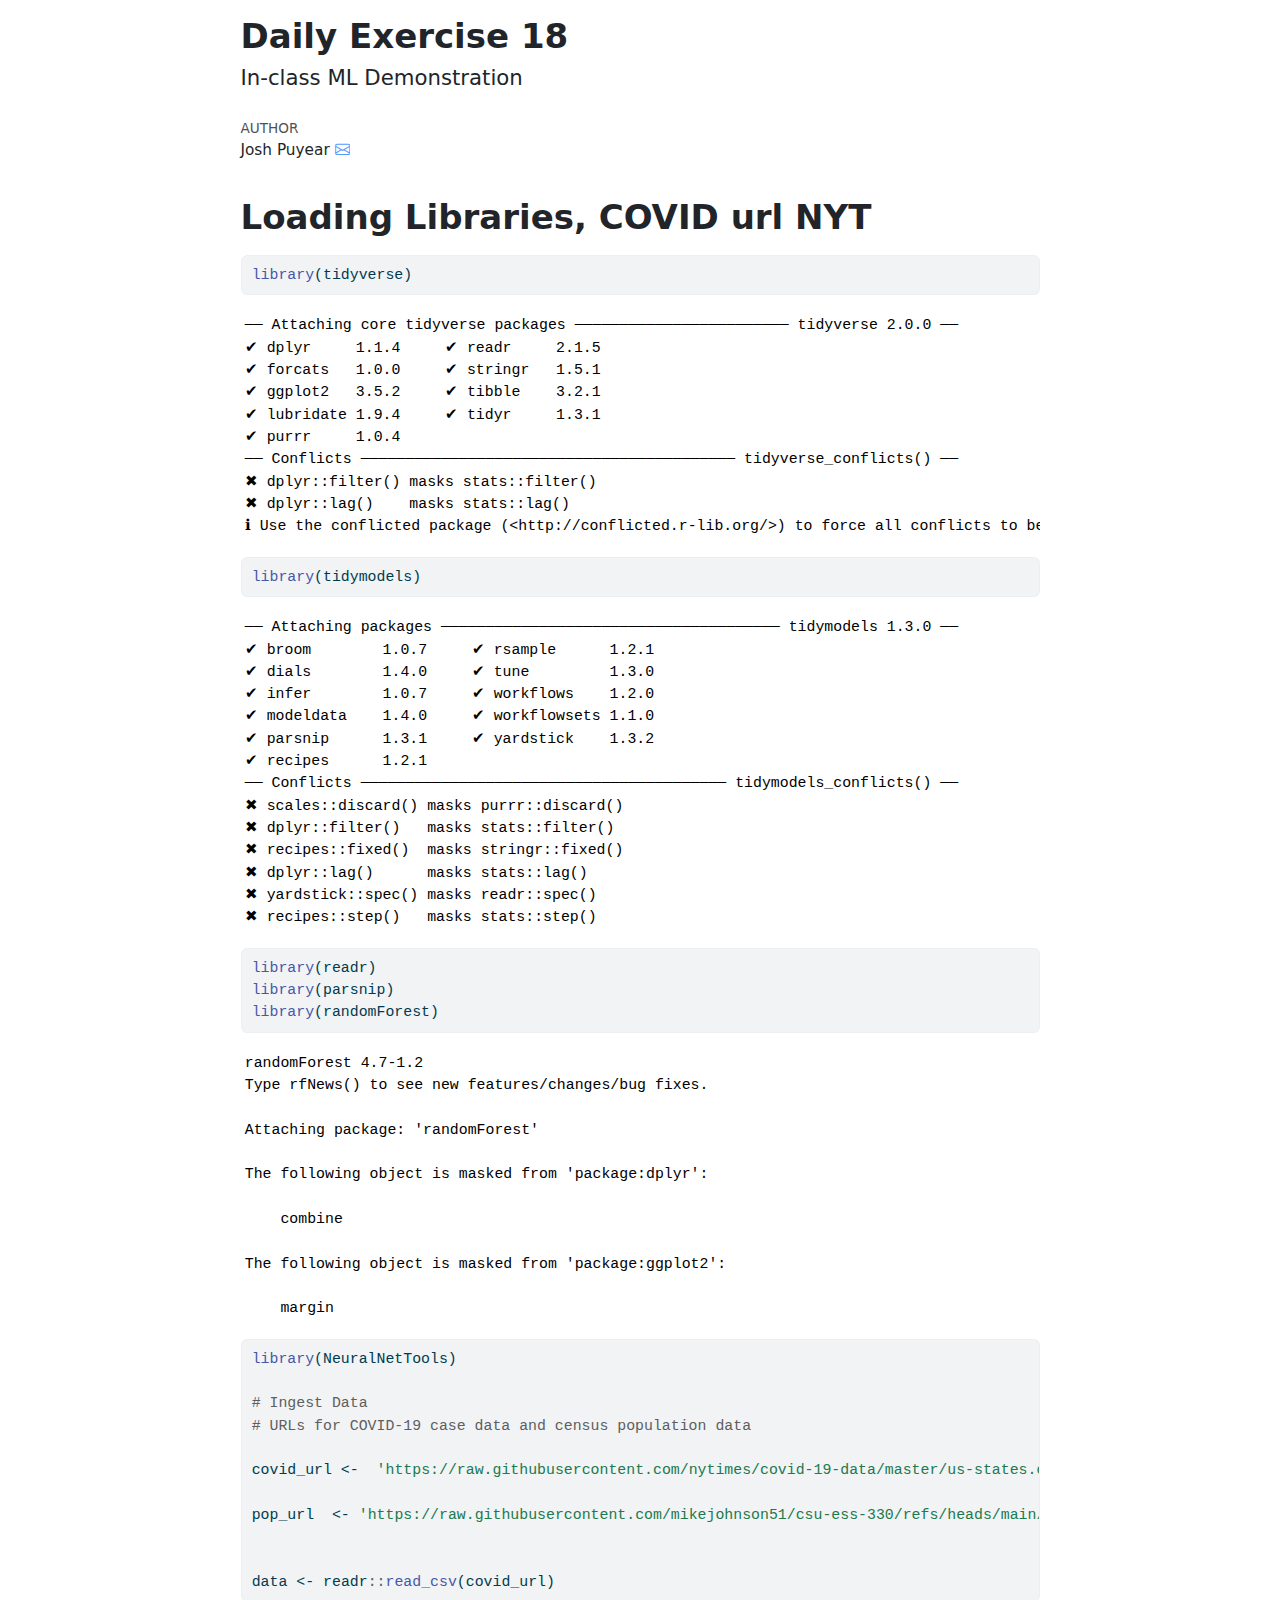
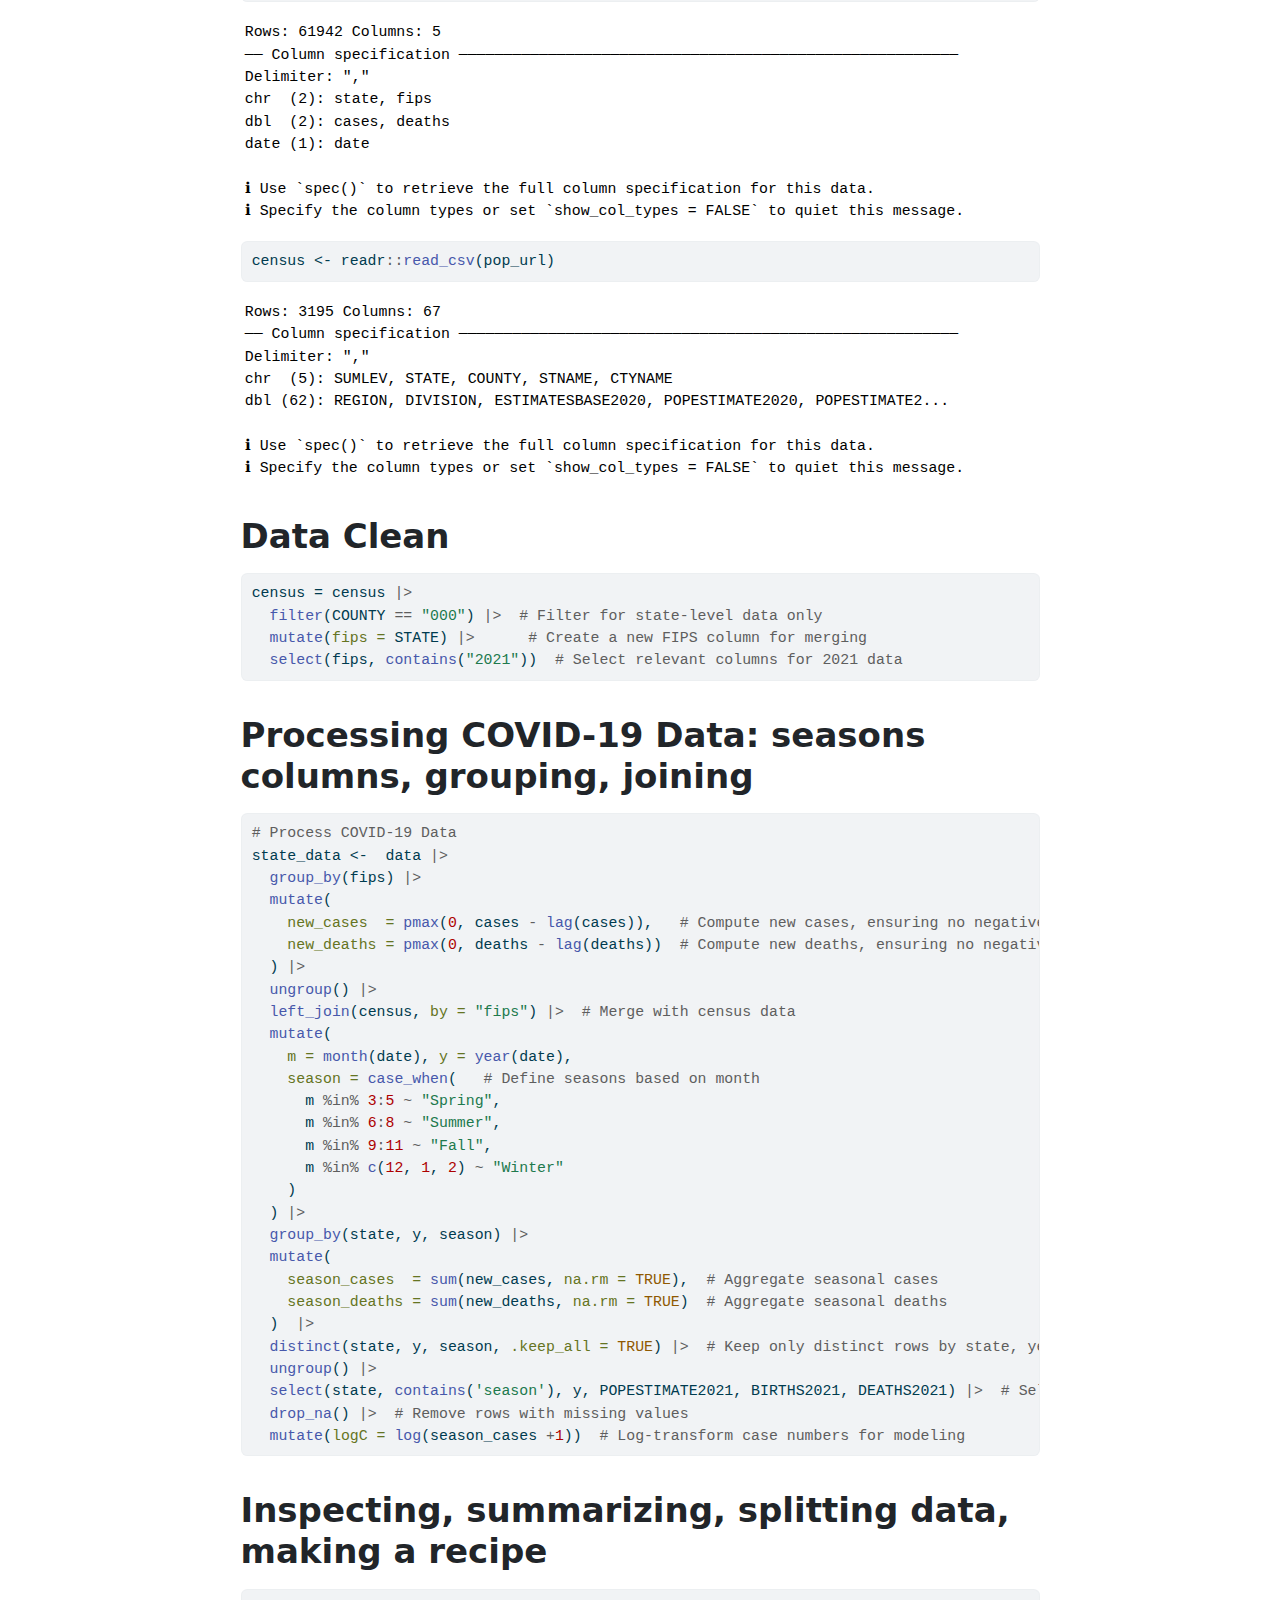
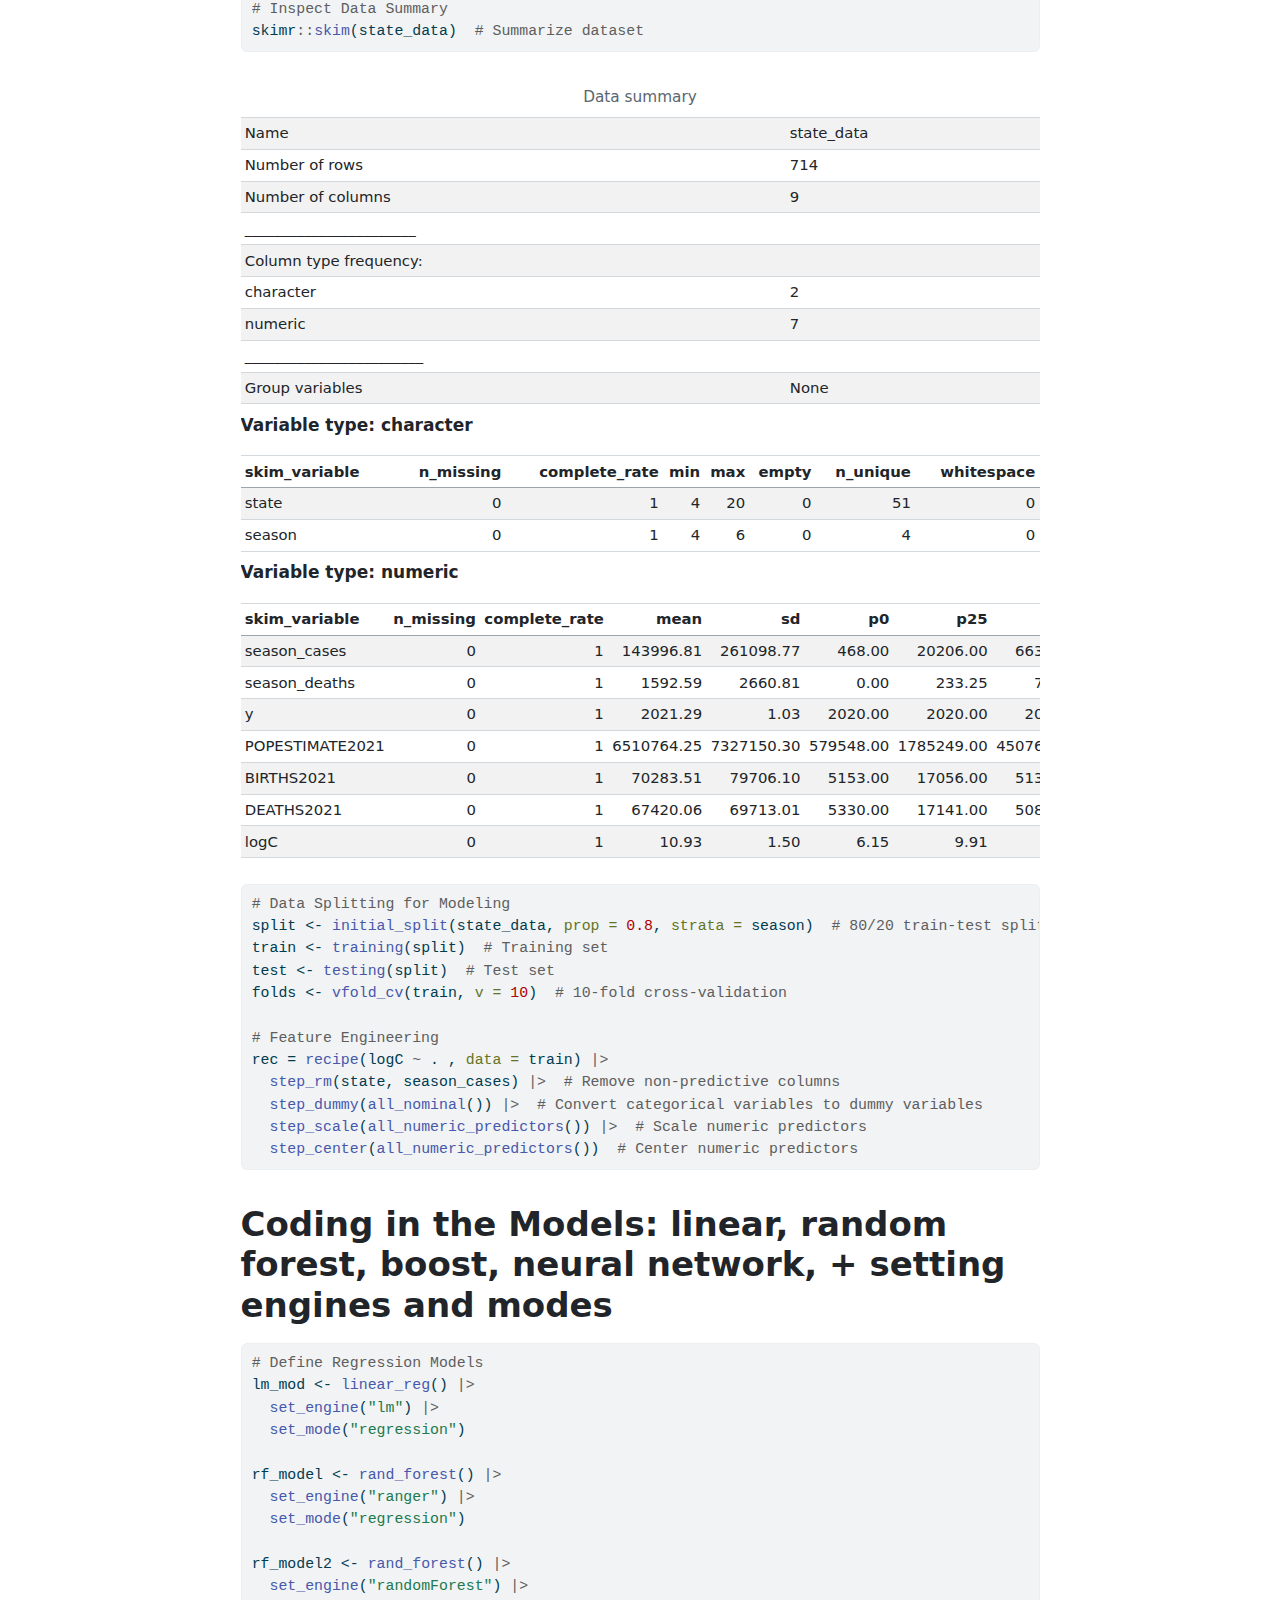
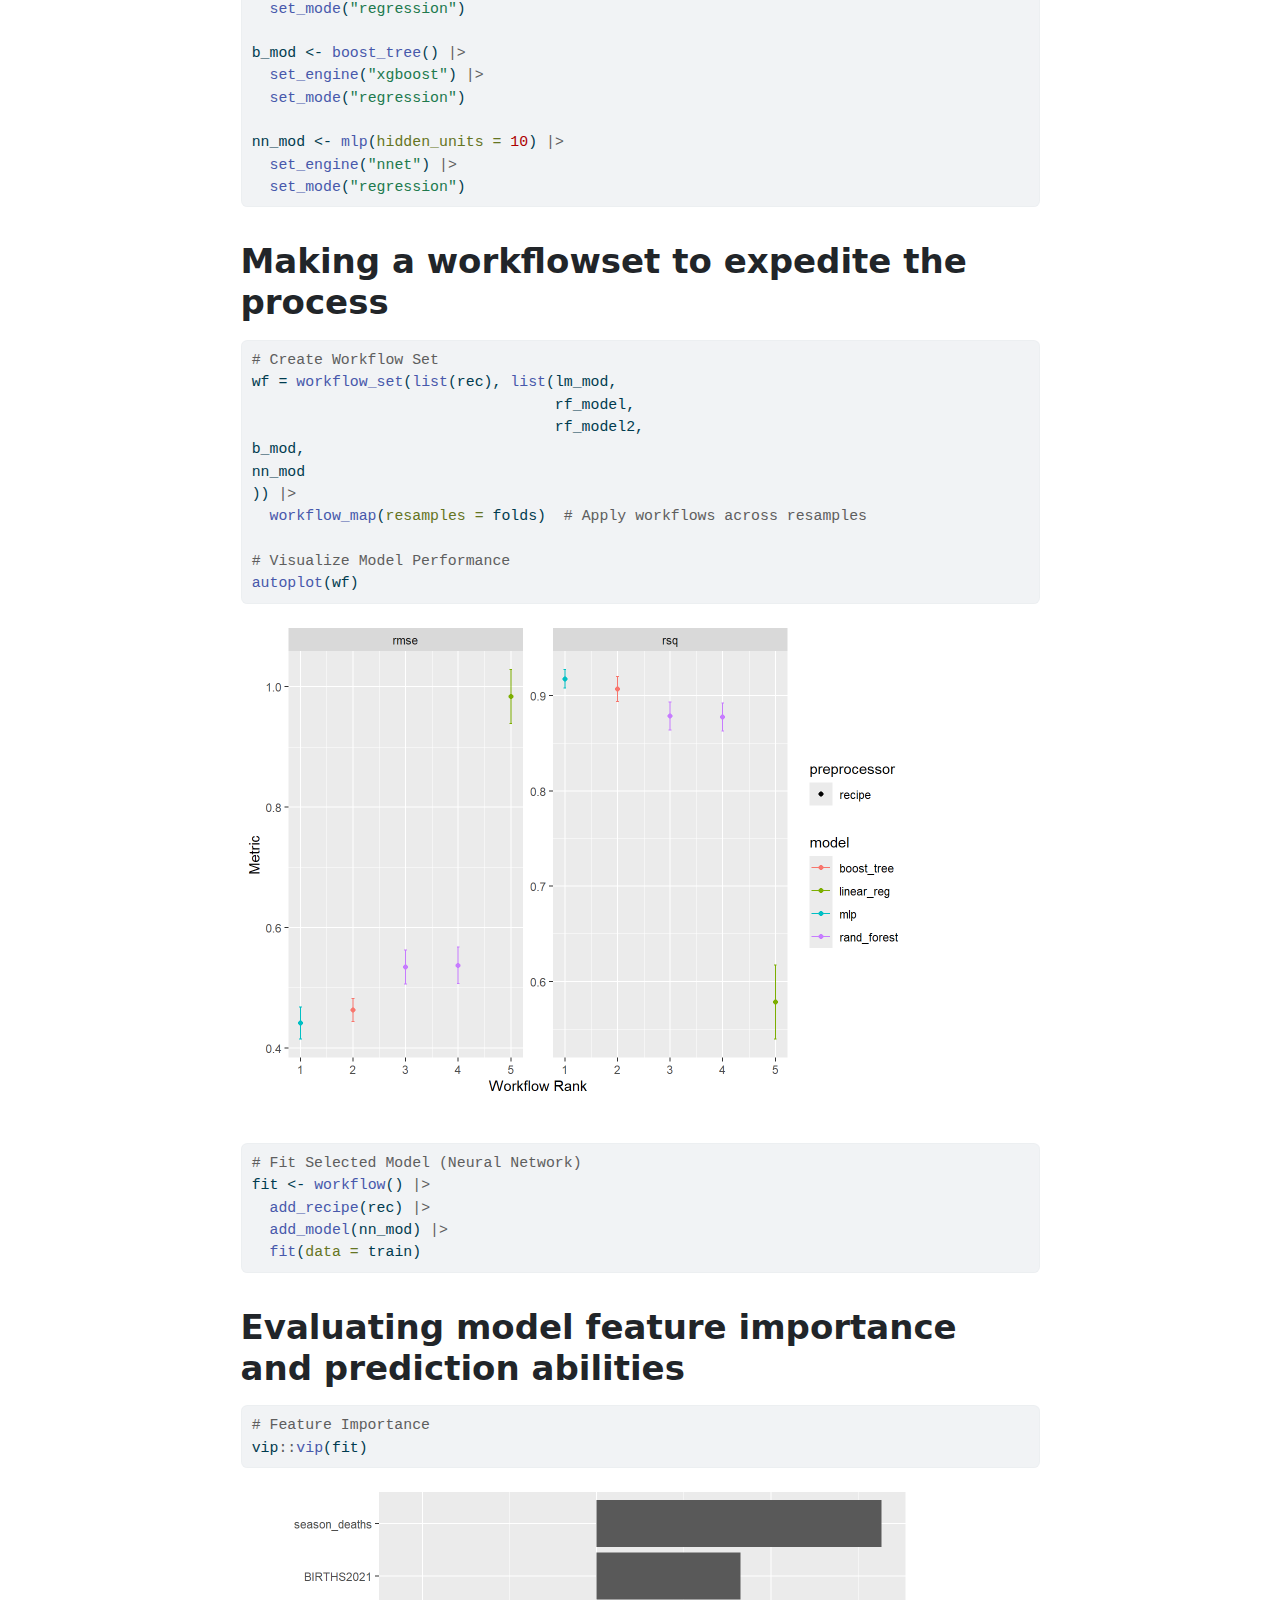
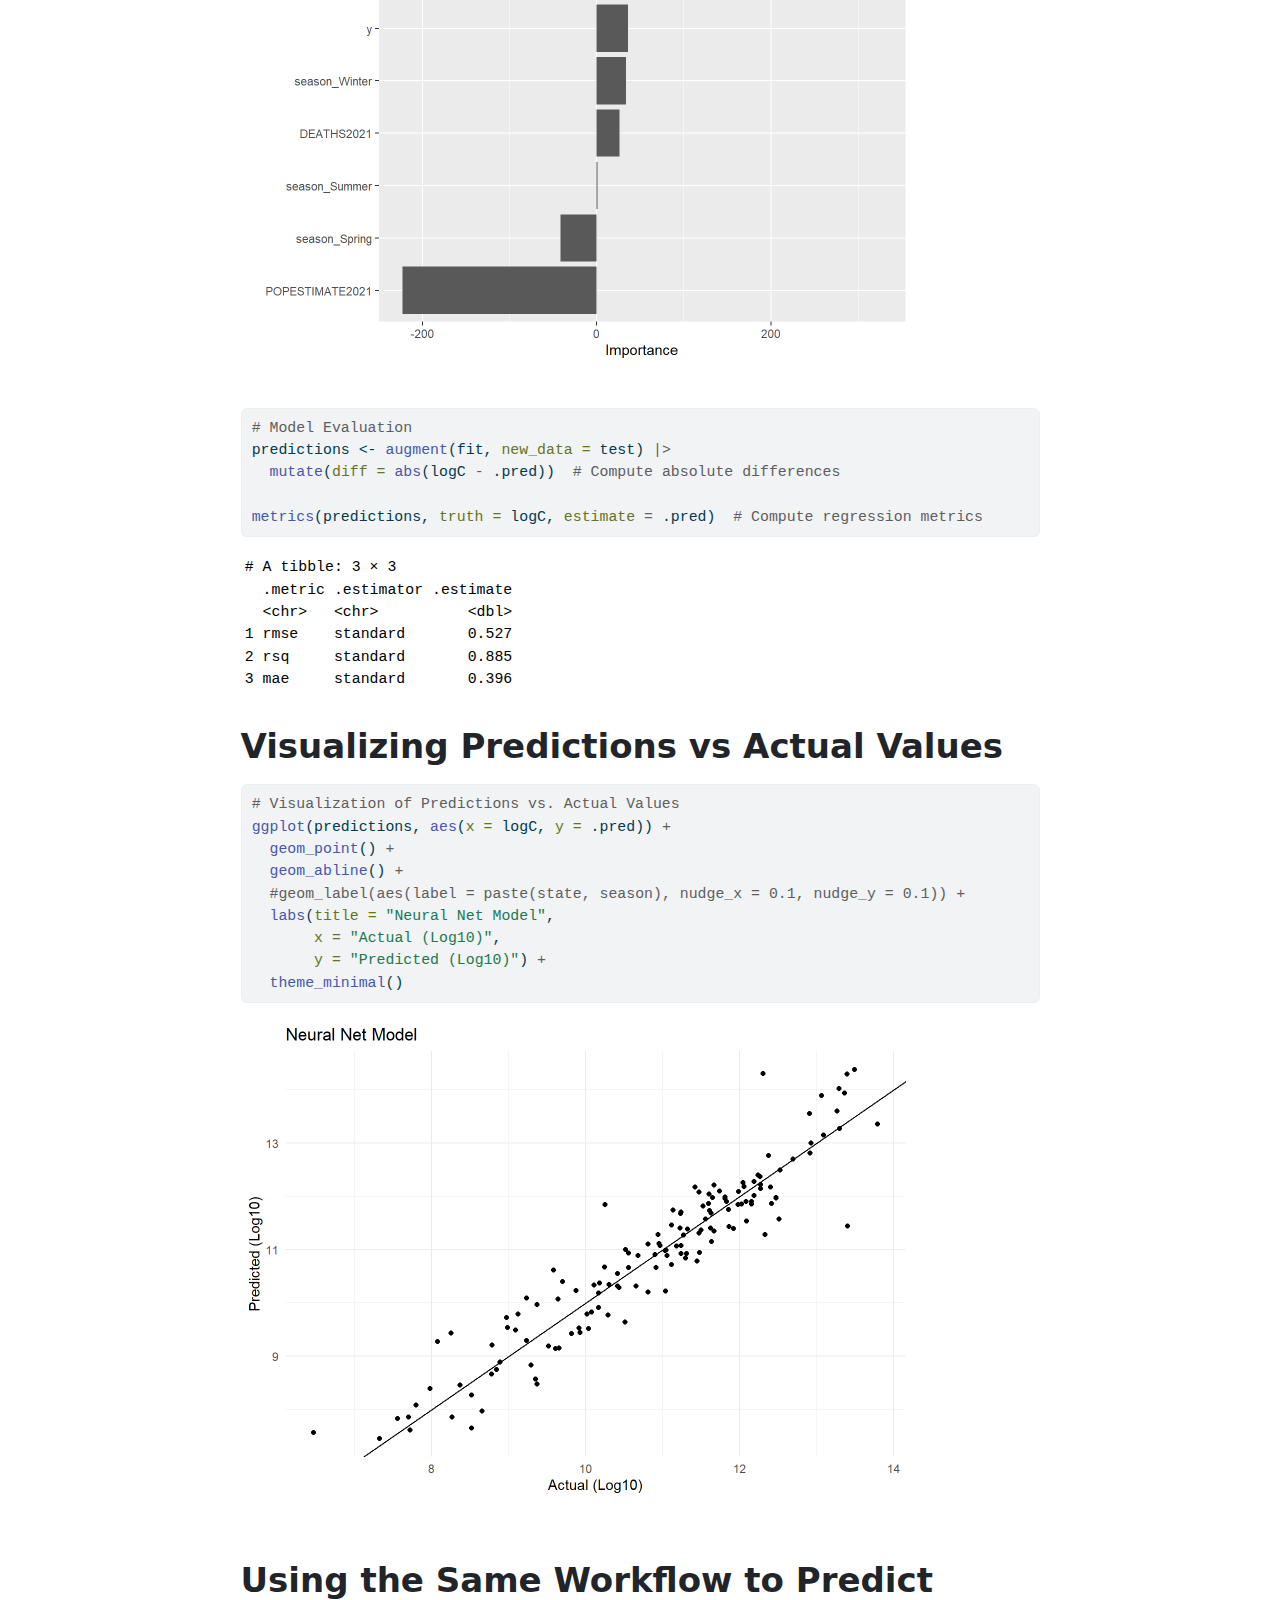
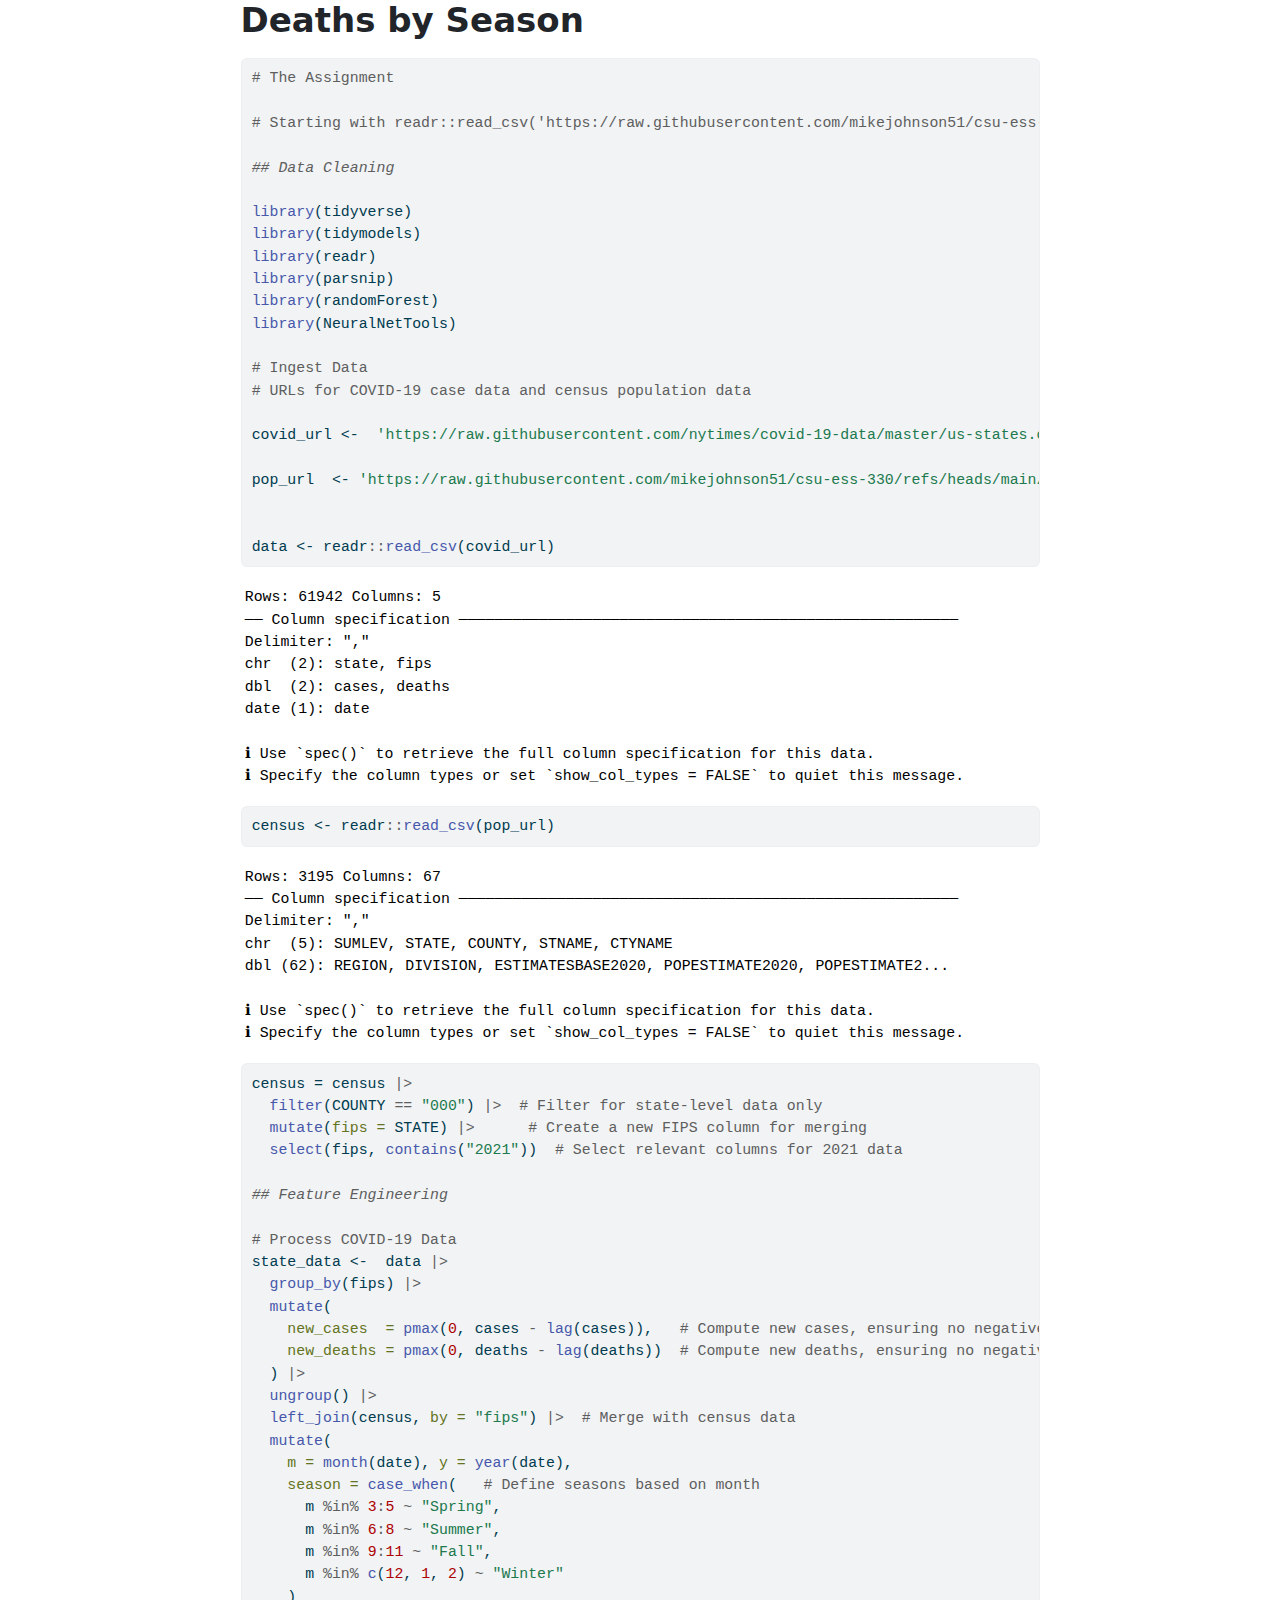
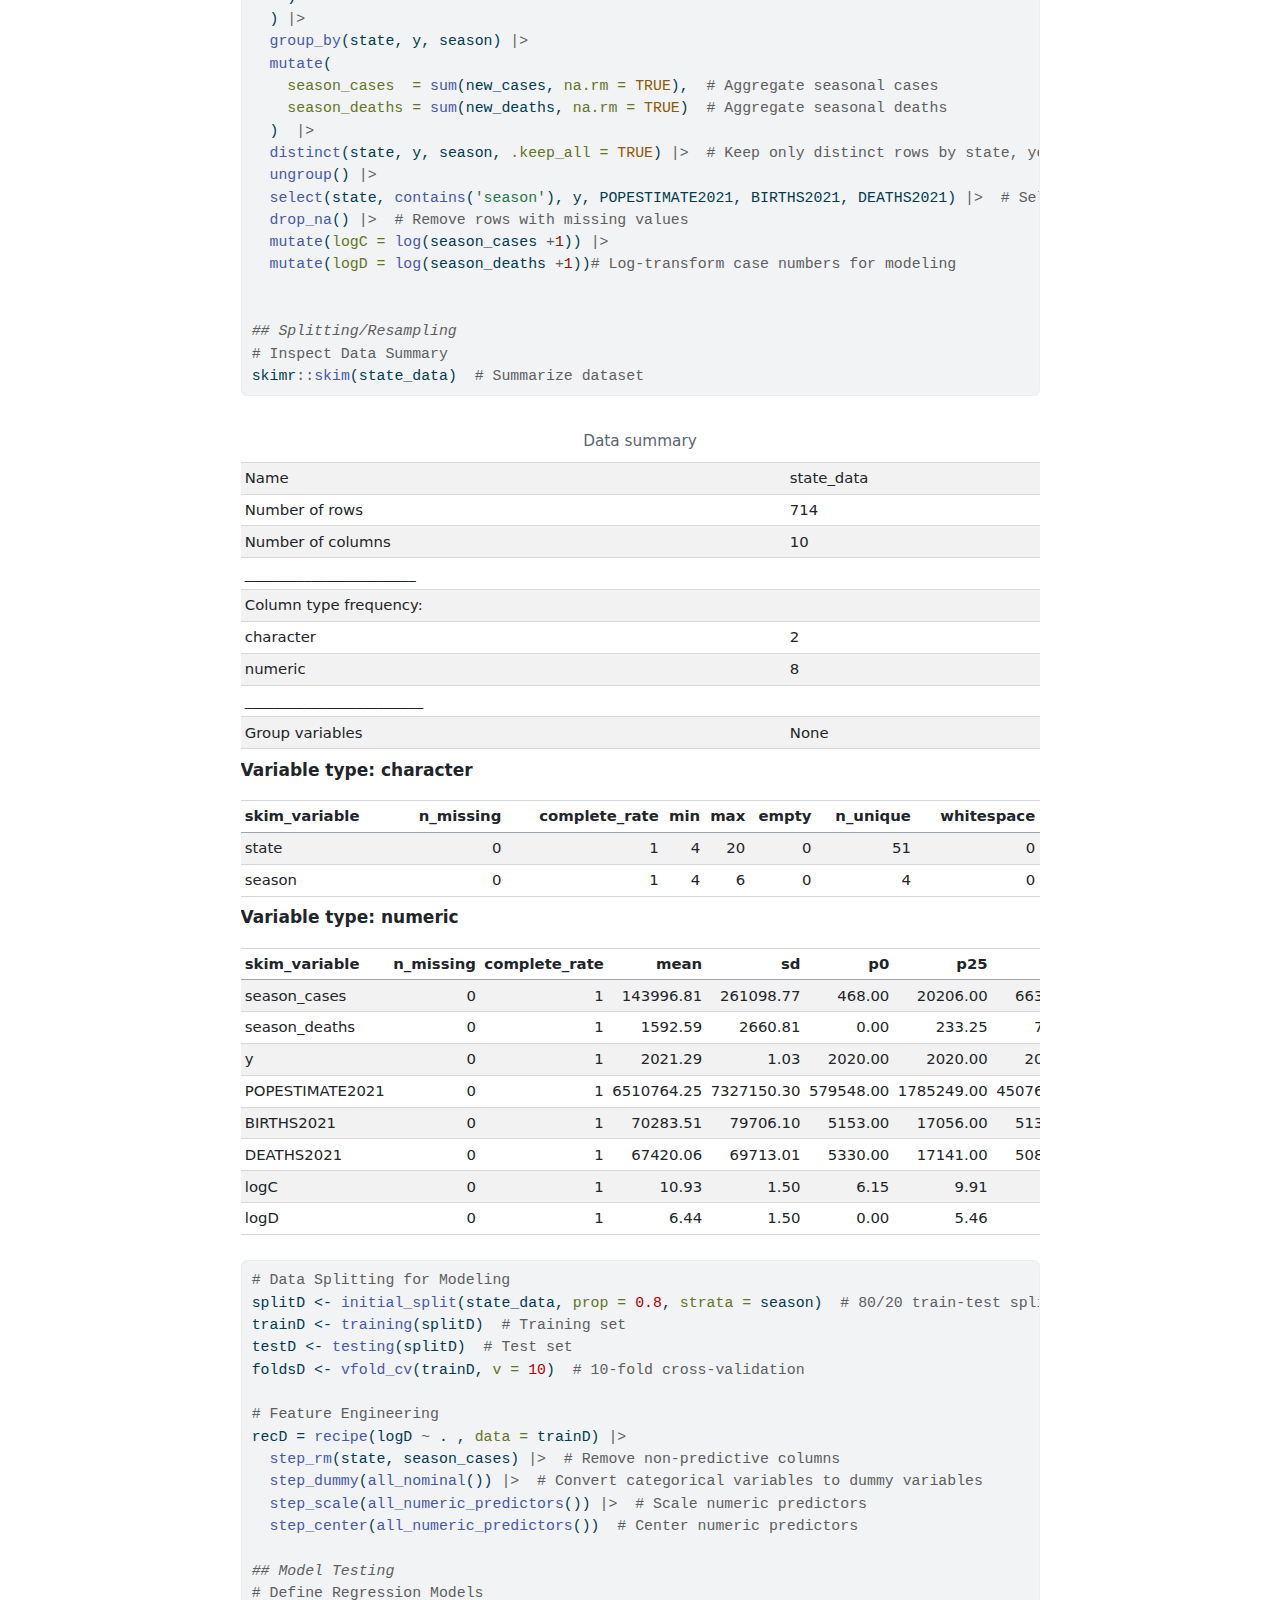
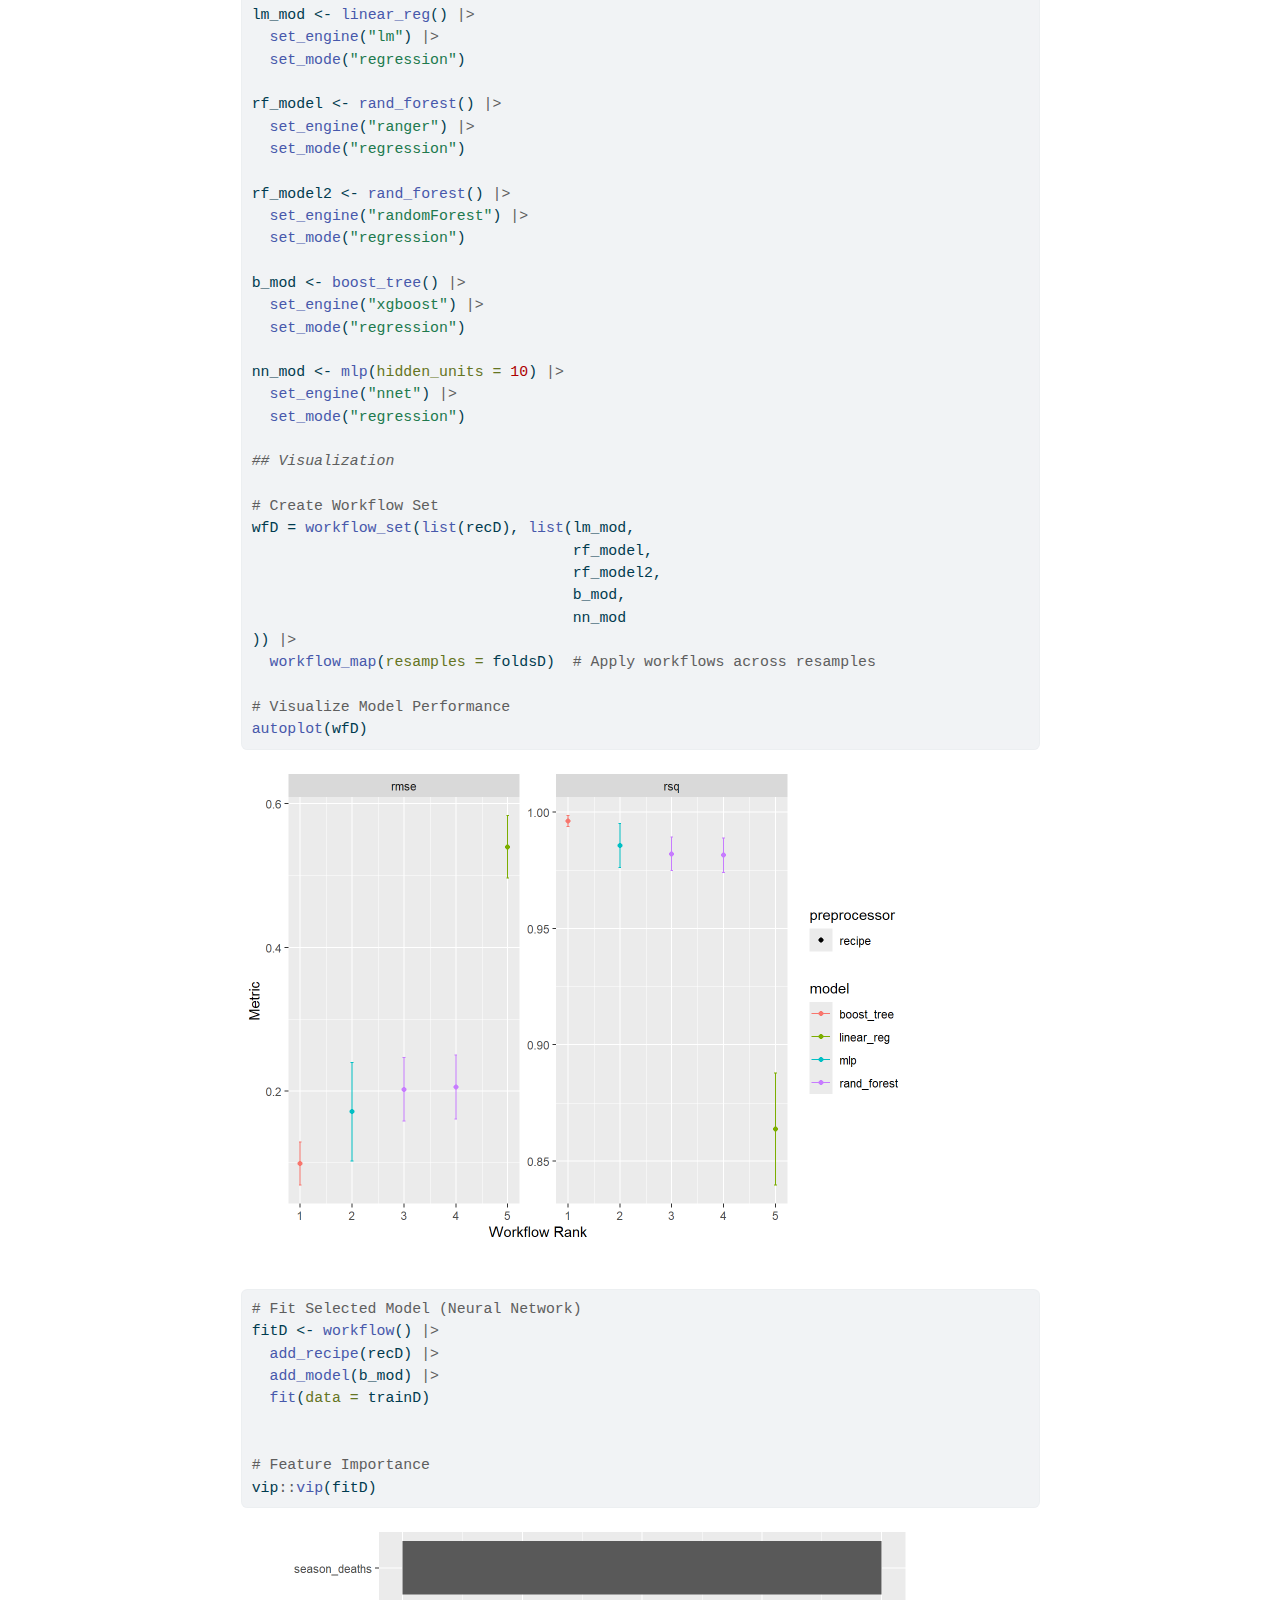
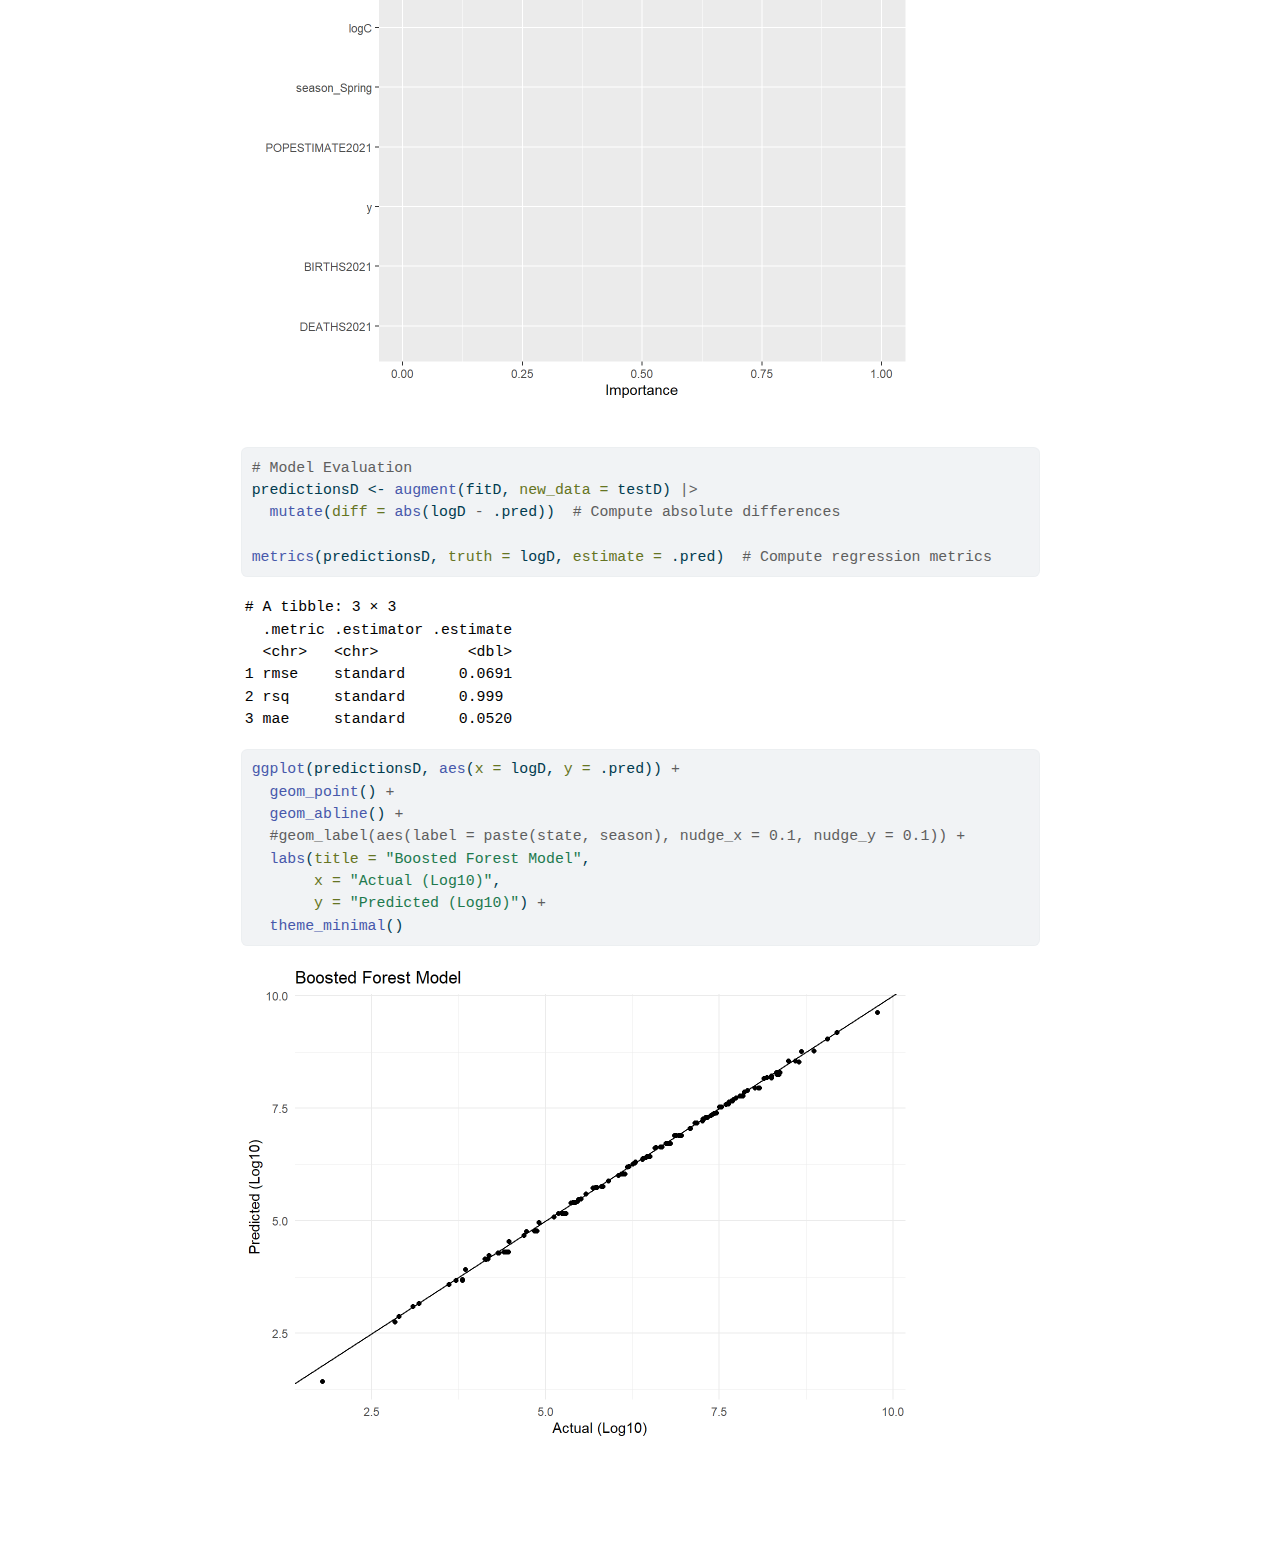
<file: 18-exercise.html>
<!DOCTYPE html>
<html xmlns="http://www.w3.org/1999/xhtml" lang="en" xml:lang="en"><head>

<meta charset="utf-8">
<meta name="generator" content="quarto-1.5.57">

<meta name="viewport" content="width=device-width, initial-scale=1.0, user-scalable=yes">

<meta name="author" content="Josh Puyear">

<title>Daily Exercise 18</title>
<style>
code{white-space: pre-wrap;}
span.smallcaps{font-variant: small-caps;}
div.columns{display: flex; gap: min(4vw, 1.5em);}
div.column{flex: auto; overflow-x: auto;}
div.hanging-indent{margin-left: 1.5em; text-indent: -1.5em;}
ul.task-list{list-style: none;}
ul.task-list li input[type="checkbox"] {
  width: 0.8em;
  margin: 0 0.8em 0.2em -1em; /* quarto-specific, see https://github.com/quarto-dev/quarto-cli/issues/4556 */ 
  vertical-align: middle;
}
/* CSS for syntax highlighting */
pre > code.sourceCode { white-space: pre; position: relative; }
pre > code.sourceCode > span { line-height: 1.25; }
pre > code.sourceCode > span:empty { height: 1.2em; }
.sourceCode { overflow: visible; }
code.sourceCode > span { color: inherit; text-decoration: inherit; }
div.sourceCode { margin: 1em 0; }
pre.sourceCode { margin: 0; }
@media screen {
div.sourceCode { overflow: auto; }
}
@media print {
pre > code.sourceCode { white-space: pre-wrap; }
pre > code.sourceCode > span { display: inline-block; text-indent: -5em; padding-left: 5em; }
}
pre.numberSource code
  { counter-reset: source-line 0; }
pre.numberSource code > span
  { position: relative; left: -4em; counter-increment: source-line; }
pre.numberSource code > span > a:first-child::before
  { content: counter(source-line);
    position: relative; left: -1em; text-align: right; vertical-align: baseline;
    border: none; display: inline-block;
    -webkit-touch-callout: none; -webkit-user-select: none;
    -khtml-user-select: none; -moz-user-select: none;
    -ms-user-select: none; user-select: none;
    padding: 0 4px; width: 4em;
  }
pre.numberSource { margin-left: 3em;  padding-left: 4px; }
div.sourceCode
  {   }
@media screen {
pre > code.sourceCode > span > a:first-child::before { text-decoration: underline; }
}
</style>


<script src="18-exercise_files/libs/clipboard/clipboard.min.js"></script>
<script src="18-exercise_files/libs/quarto-html/quarto.js"></script>
<script src="18-exercise_files/libs/quarto-html/popper.min.js"></script>
<script src="18-exercise_files/libs/quarto-html/tippy.umd.min.js"></script>
<script src="18-exercise_files/libs/quarto-html/anchor.min.js"></script>
<link href="18-exercise_files/libs/quarto-html/tippy.css" rel="stylesheet">
<link href="18-exercise_files/libs/quarto-html/quarto-syntax-highlighting.css" rel="stylesheet" id="quarto-text-highlighting-styles">
<script src="18-exercise_files/libs/bootstrap/bootstrap.min.js"></script>
<link href="18-exercise_files/libs/bootstrap/bootstrap-icons.css" rel="stylesheet">
<link href="18-exercise_files/libs/bootstrap/bootstrap.min.css" rel="stylesheet" id="quarto-bootstrap" data-mode="light">


</head>

<body class="fullcontent">

<div id="quarto-content" class="page-columns page-rows-contents page-layout-article">

<main class="content" id="quarto-document-content">

<header id="title-block-header" class="quarto-title-block default">
<div class="quarto-title">
<h1 class="title">Daily Exercise 18</h1>
<p class="subtitle lead">In-class ML Demonstration</p>
</div>



<div class="quarto-title-meta">

    <div>
    <div class="quarto-title-meta-heading">Author</div>
    <div class="quarto-title-meta-contents">
             <p>Josh Puyear <a href="mailto:jpuyear@colostate.edu" class="quarto-title-author-email"><i class="bi bi-envelope"></i></a> </p>
          </div>
  </div>
    
  
    
  </div>
  


</header>


<section id="loading-libraries-covid-url-nyt" class="level1">
<h1>Loading Libraries, COVID url NYT</h1>
<div class="cell">
<div class="sourceCode cell-code" id="cb1"><pre class="sourceCode r code-with-copy"><code class="sourceCode r"><span id="cb1-1"><a href="#cb1-1" aria-hidden="true" tabindex="-1"></a><span class="fu">library</span>(tidyverse)</span></code><button title="Copy to Clipboard" class="code-copy-button"><i class="bi"></i></button></pre></div>
<div class="cell-output cell-output-stderr">
<pre><code>── Attaching core tidyverse packages ──────────────────────── tidyverse 2.0.0 ──
✔ dplyr     1.1.4     ✔ readr     2.1.5
✔ forcats   1.0.0     ✔ stringr   1.5.1
✔ ggplot2   3.5.2     ✔ tibble    3.2.1
✔ lubridate 1.9.4     ✔ tidyr     1.3.1
✔ purrr     1.0.4     
── Conflicts ────────────────────────────────────────── tidyverse_conflicts() ──
✖ dplyr::filter() masks stats::filter()
✖ dplyr::lag()    masks stats::lag()
ℹ Use the conflicted package (&lt;http://conflicted.r-lib.org/&gt;) to force all conflicts to become errors</code></pre>
</div>
<div class="sourceCode cell-code" id="cb3"><pre class="sourceCode r code-with-copy"><code class="sourceCode r"><span id="cb3-1"><a href="#cb3-1" aria-hidden="true" tabindex="-1"></a><span class="fu">library</span>(tidymodels)</span></code><button title="Copy to Clipboard" class="code-copy-button"><i class="bi"></i></button></pre></div>
<div class="cell-output cell-output-stderr">
<pre><code>── Attaching packages ────────────────────────────────────── tidymodels 1.3.0 ──
✔ broom        1.0.7     ✔ rsample      1.2.1
✔ dials        1.4.0     ✔ tune         1.3.0
✔ infer        1.0.7     ✔ workflows    1.2.0
✔ modeldata    1.4.0     ✔ workflowsets 1.1.0
✔ parsnip      1.3.1     ✔ yardstick    1.3.2
✔ recipes      1.2.1     
── Conflicts ───────────────────────────────────────── tidymodels_conflicts() ──
✖ scales::discard() masks purrr::discard()
✖ dplyr::filter()   masks stats::filter()
✖ recipes::fixed()  masks stringr::fixed()
✖ dplyr::lag()      masks stats::lag()
✖ yardstick::spec() masks readr::spec()
✖ recipes::step()   masks stats::step()</code></pre>
</div>
<div class="sourceCode cell-code" id="cb5"><pre class="sourceCode r code-with-copy"><code class="sourceCode r"><span id="cb5-1"><a href="#cb5-1" aria-hidden="true" tabindex="-1"></a><span class="fu">library</span>(readr)</span>
<span id="cb5-2"><a href="#cb5-2" aria-hidden="true" tabindex="-1"></a><span class="fu">library</span>(parsnip)</span>
<span id="cb5-3"><a href="#cb5-3" aria-hidden="true" tabindex="-1"></a><span class="fu">library</span>(randomForest)</span></code><button title="Copy to Clipboard" class="code-copy-button"><i class="bi"></i></button></pre></div>
<div class="cell-output cell-output-stderr">
<pre><code>randomForest 4.7-1.2
Type rfNews() to see new features/changes/bug fixes.

Attaching package: 'randomForest'

The following object is masked from 'package:dplyr':

    combine

The following object is masked from 'package:ggplot2':

    margin</code></pre>
</div>
<div class="sourceCode cell-code" id="cb7"><pre class="sourceCode r code-with-copy"><code class="sourceCode r"><span id="cb7-1"><a href="#cb7-1" aria-hidden="true" tabindex="-1"></a><span class="fu">library</span>(NeuralNetTools)</span>
<span id="cb7-2"><a href="#cb7-2" aria-hidden="true" tabindex="-1"></a></span>
<span id="cb7-3"><a href="#cb7-3" aria-hidden="true" tabindex="-1"></a><span class="co"># Ingest Data</span></span>
<span id="cb7-4"><a href="#cb7-4" aria-hidden="true" tabindex="-1"></a><span class="co"># URLs for COVID-19 case data and census population data</span></span>
<span id="cb7-5"><a href="#cb7-5" aria-hidden="true" tabindex="-1"></a></span>
<span id="cb7-6"><a href="#cb7-6" aria-hidden="true" tabindex="-1"></a>covid_url <span class="ot">&lt;-</span>  <span class="st">'https://raw.githubusercontent.com/nytimes/covid-19-data/master/us-states.csv'</span></span>
<span id="cb7-7"><a href="#cb7-7" aria-hidden="true" tabindex="-1"></a></span>
<span id="cb7-8"><a href="#cb7-8" aria-hidden="true" tabindex="-1"></a>pop_url  <span class="ot">&lt;-</span> <span class="st">'https://raw.githubusercontent.com/mikejohnson51/csu-ess-330/refs/heads/main/resources/co-est2023-alldata.csv'</span></span>
<span id="cb7-9"><a href="#cb7-9" aria-hidden="true" tabindex="-1"></a></span>
<span id="cb7-10"><a href="#cb7-10" aria-hidden="true" tabindex="-1"></a></span>
<span id="cb7-11"><a href="#cb7-11" aria-hidden="true" tabindex="-1"></a>data <span class="ot">&lt;-</span> readr<span class="sc">::</span><span class="fu">read_csv</span>(covid_url)</span></code><button title="Copy to Clipboard" class="code-copy-button"><i class="bi"></i></button></pre></div>
<div class="cell-output cell-output-stderr">
<pre><code>Rows: 61942 Columns: 5
── Column specification ────────────────────────────────────────────────────────
Delimiter: ","
chr  (2): state, fips
dbl  (2): cases, deaths
date (1): date

ℹ Use `spec()` to retrieve the full column specification for this data.
ℹ Specify the column types or set `show_col_types = FALSE` to quiet this message.</code></pre>
</div>
<div class="sourceCode cell-code" id="cb9"><pre class="sourceCode r code-with-copy"><code class="sourceCode r"><span id="cb9-1"><a href="#cb9-1" aria-hidden="true" tabindex="-1"></a>census <span class="ot">&lt;-</span> readr<span class="sc">::</span><span class="fu">read_csv</span>(pop_url)</span></code><button title="Copy to Clipboard" class="code-copy-button"><i class="bi"></i></button></pre></div>
<div class="cell-output cell-output-stderr">
<pre><code>Rows: 3195 Columns: 67
── Column specification ────────────────────────────────────────────────────────
Delimiter: ","
chr  (5): SUMLEV, STATE, COUNTY, STNAME, CTYNAME
dbl (62): REGION, DIVISION, ESTIMATESBASE2020, POPESTIMATE2020, POPESTIMATE2...

ℹ Use `spec()` to retrieve the full column specification for this data.
ℹ Specify the column types or set `show_col_types = FALSE` to quiet this message.</code></pre>
</div>
</div>
</section>
<section id="data-clean" class="level1">
<h1>Data Clean</h1>
<div class="cell">
<div class="sourceCode cell-code" id="cb11"><pre class="sourceCode r code-with-copy"><code class="sourceCode r"><span id="cb11-1"><a href="#cb11-1" aria-hidden="true" tabindex="-1"></a>census <span class="ot">=</span> census <span class="sc">|&gt;</span> </span>
<span id="cb11-2"><a href="#cb11-2" aria-hidden="true" tabindex="-1"></a>  <span class="fu">filter</span>(COUNTY <span class="sc">==</span> <span class="st">"000"</span>) <span class="sc">|&gt;</span>  <span class="co"># Filter for state-level data only</span></span>
<span id="cb11-3"><a href="#cb11-3" aria-hidden="true" tabindex="-1"></a>  <span class="fu">mutate</span>(<span class="at">fips =</span> STATE) <span class="sc">|&gt;</span>      <span class="co"># Create a new FIPS column for merging</span></span>
<span id="cb11-4"><a href="#cb11-4" aria-hidden="true" tabindex="-1"></a>  <span class="fu">select</span>(fips, <span class="fu">contains</span>(<span class="st">"2021"</span>))  <span class="co"># Select relevant columns for 2021 data</span></span></code><button title="Copy to Clipboard" class="code-copy-button"><i class="bi"></i></button></pre></div>
</div>
</section>
<section id="processing-covid-19-data-seasons-columns-grouping-joining" class="level1">
<h1>Processing COVID-19 Data: seasons columns, grouping, joining</h1>
<div class="cell">
<div class="sourceCode cell-code" id="cb12"><pre class="sourceCode r code-with-copy"><code class="sourceCode r"><span id="cb12-1"><a href="#cb12-1" aria-hidden="true" tabindex="-1"></a><span class="co"># Process COVID-19 Data</span></span>
<span id="cb12-2"><a href="#cb12-2" aria-hidden="true" tabindex="-1"></a>state_data <span class="ot">&lt;-</span>  data <span class="sc">|&gt;</span> </span>
<span id="cb12-3"><a href="#cb12-3" aria-hidden="true" tabindex="-1"></a>  <span class="fu">group_by</span>(fips) <span class="sc">|&gt;</span> </span>
<span id="cb12-4"><a href="#cb12-4" aria-hidden="true" tabindex="-1"></a>  <span class="fu">mutate</span>(</span>
<span id="cb12-5"><a href="#cb12-5" aria-hidden="true" tabindex="-1"></a>    <span class="at">new_cases  =</span> <span class="fu">pmax</span>(<span class="dv">0</span>, cases <span class="sc">-</span> <span class="fu">lag</span>(cases)),   <span class="co"># Compute new cases, ensuring no negative values</span></span>
<span id="cb12-6"><a href="#cb12-6" aria-hidden="true" tabindex="-1"></a>    <span class="at">new_deaths =</span> <span class="fu">pmax</span>(<span class="dv">0</span>, deaths <span class="sc">-</span> <span class="fu">lag</span>(deaths))  <span class="co"># Compute new deaths, ensuring no negative values</span></span>
<span id="cb12-7"><a href="#cb12-7" aria-hidden="true" tabindex="-1"></a>  ) <span class="sc">|&gt;</span> </span>
<span id="cb12-8"><a href="#cb12-8" aria-hidden="true" tabindex="-1"></a>  <span class="fu">ungroup</span>() <span class="sc">|&gt;</span> </span>
<span id="cb12-9"><a href="#cb12-9" aria-hidden="true" tabindex="-1"></a>  <span class="fu">left_join</span>(census, <span class="at">by =</span> <span class="st">"fips"</span>) <span class="sc">|&gt;</span>  <span class="co"># Merge with census data</span></span>
<span id="cb12-10"><a href="#cb12-10" aria-hidden="true" tabindex="-1"></a>  <span class="fu">mutate</span>(</span>
<span id="cb12-11"><a href="#cb12-11" aria-hidden="true" tabindex="-1"></a>    <span class="at">m =</span> <span class="fu">month</span>(date), <span class="at">y =</span> <span class="fu">year</span>(date),</span>
<span id="cb12-12"><a href="#cb12-12" aria-hidden="true" tabindex="-1"></a>    <span class="at">season =</span> <span class="fu">case_when</span>(   <span class="co"># Define seasons based on month</span></span>
<span id="cb12-13"><a href="#cb12-13" aria-hidden="true" tabindex="-1"></a>      m <span class="sc">%in%</span> <span class="dv">3</span><span class="sc">:</span><span class="dv">5</span> <span class="sc">~</span> <span class="st">"Spring"</span>,</span>
<span id="cb12-14"><a href="#cb12-14" aria-hidden="true" tabindex="-1"></a>      m <span class="sc">%in%</span> <span class="dv">6</span><span class="sc">:</span><span class="dv">8</span> <span class="sc">~</span> <span class="st">"Summer"</span>,</span>
<span id="cb12-15"><a href="#cb12-15" aria-hidden="true" tabindex="-1"></a>      m <span class="sc">%in%</span> <span class="dv">9</span><span class="sc">:</span><span class="dv">11</span> <span class="sc">~</span> <span class="st">"Fall"</span>,</span>
<span id="cb12-16"><a href="#cb12-16" aria-hidden="true" tabindex="-1"></a>      m <span class="sc">%in%</span> <span class="fu">c</span>(<span class="dv">12</span>, <span class="dv">1</span>, <span class="dv">2</span>) <span class="sc">~</span> <span class="st">"Winter"</span></span>
<span id="cb12-17"><a href="#cb12-17" aria-hidden="true" tabindex="-1"></a>    )</span>
<span id="cb12-18"><a href="#cb12-18" aria-hidden="true" tabindex="-1"></a>  ) <span class="sc">|&gt;</span> </span>
<span id="cb12-19"><a href="#cb12-19" aria-hidden="true" tabindex="-1"></a>  <span class="fu">group_by</span>(state, y, season) <span class="sc">|&gt;</span> </span>
<span id="cb12-20"><a href="#cb12-20" aria-hidden="true" tabindex="-1"></a>  <span class="fu">mutate</span>(</span>
<span id="cb12-21"><a href="#cb12-21" aria-hidden="true" tabindex="-1"></a>    <span class="at">season_cases  =</span> <span class="fu">sum</span>(new_cases, <span class="at">na.rm =</span> <span class="cn">TRUE</span>),  <span class="co"># Aggregate seasonal cases</span></span>
<span id="cb12-22"><a href="#cb12-22" aria-hidden="true" tabindex="-1"></a>    <span class="at">season_deaths =</span> <span class="fu">sum</span>(new_deaths, <span class="at">na.rm =</span> <span class="cn">TRUE</span>)  <span class="co"># Aggregate seasonal deaths</span></span>
<span id="cb12-23"><a href="#cb12-23" aria-hidden="true" tabindex="-1"></a>  )  <span class="sc">|&gt;</span> </span>
<span id="cb12-24"><a href="#cb12-24" aria-hidden="true" tabindex="-1"></a>  <span class="fu">distinct</span>(state, y, season, <span class="at">.keep_all =</span> <span class="cn">TRUE</span>) <span class="sc">|&gt;</span>  <span class="co"># Keep only distinct rows by state, year, season</span></span>
<span id="cb12-25"><a href="#cb12-25" aria-hidden="true" tabindex="-1"></a>  <span class="fu">ungroup</span>() <span class="sc">|&gt;</span> </span>
<span id="cb12-26"><a href="#cb12-26" aria-hidden="true" tabindex="-1"></a>  <span class="fu">select</span>(state, <span class="fu">contains</span>(<span class="st">'season'</span>), y, POPESTIMATE2021, BIRTHS2021, DEATHS2021) <span class="sc">|&gt;</span>  <span class="co"># Select relevant columns</span></span>
<span id="cb12-27"><a href="#cb12-27" aria-hidden="true" tabindex="-1"></a>  <span class="fu">drop_na</span>() <span class="sc">|&gt;</span>  <span class="co"># Remove rows with missing values</span></span>
<span id="cb12-28"><a href="#cb12-28" aria-hidden="true" tabindex="-1"></a>  <span class="fu">mutate</span>(<span class="at">logC =</span> <span class="fu">log</span>(season_cases <span class="sc">+</span><span class="dv">1</span>))  <span class="co"># Log-transform case numbers for modeling</span></span></code><button title="Copy to Clipboard" class="code-copy-button"><i class="bi"></i></button></pre></div>
</div>
</section>
<section id="inspecting-summarizing-splitting-data-making-a-recipe" class="level1">
<h1>Inspecting, summarizing, splitting data, making a recipe</h1>
<div class="cell">
<div class="sourceCode cell-code" id="cb13"><pre class="sourceCode r code-with-copy"><code class="sourceCode r"><span id="cb13-1"><a href="#cb13-1" aria-hidden="true" tabindex="-1"></a><span class="co"># Inspect Data Summary</span></span>
<span id="cb13-2"><a href="#cb13-2" aria-hidden="true" tabindex="-1"></a>skimr<span class="sc">::</span><span class="fu">skim</span>(state_data)  <span class="co"># Summarize dataset</span></span></code><button title="Copy to Clipboard" class="code-copy-button"><i class="bi"></i></button></pre></div>
<div class="cell-output-display">
<table class="caption-top table table-sm table-striped small">
<caption>Data summary</caption>
<tbody>
<tr class="odd">
<td style="text-align: left;">Name</td>
<td style="text-align: left;">state_data</td>
</tr>
<tr class="even">
<td style="text-align: left;">Number of rows</td>
<td style="text-align: left;">714</td>
</tr>
<tr class="odd">
<td style="text-align: left;">Number of columns</td>
<td style="text-align: left;">9</td>
</tr>
<tr class="even">
<td style="text-align: left;">_______________________</td>
<td style="text-align: left;"></td>
</tr>
<tr class="odd">
<td style="text-align: left;">Column type frequency:</td>
<td style="text-align: left;"></td>
</tr>
<tr class="even">
<td style="text-align: left;">character</td>
<td style="text-align: left;">2</td>
</tr>
<tr class="odd">
<td style="text-align: left;">numeric</td>
<td style="text-align: left;">7</td>
</tr>
<tr class="even">
<td style="text-align: left;">________________________</td>
<td style="text-align: left;"></td>
</tr>
<tr class="odd">
<td style="text-align: left;">Group variables</td>
<td style="text-align: left;">None</td>
</tr>
</tbody>
</table>
<p><strong>Variable type: character</strong></p>
<table class="caption-top table table-sm table-striped small">
<colgroup>
<col style="width: 19%">
<col style="width: 13%">
<col style="width: 19%">
<col style="width: 5%">
<col style="width: 5%">
<col style="width: 8%">
<col style="width: 12%">
<col style="width: 15%">
</colgroup>
<thead>
<tr class="header">
<th style="text-align: left;">skim_variable</th>
<th style="text-align: right;">n_missing</th>
<th style="text-align: right;">complete_rate</th>
<th style="text-align: right;">min</th>
<th style="text-align: right;">max</th>
<th style="text-align: right;">empty</th>
<th style="text-align: right;">n_unique</th>
<th style="text-align: right;">whitespace</th>
</tr>
</thead>
<tbody>
<tr class="odd">
<td style="text-align: left;">state</td>
<td style="text-align: right;">0</td>
<td style="text-align: right;">1</td>
<td style="text-align: right;">4</td>
<td style="text-align: right;">20</td>
<td style="text-align: right;">0</td>
<td style="text-align: right;">51</td>
<td style="text-align: right;">0</td>
</tr>
<tr class="even">
<td style="text-align: left;">season</td>
<td style="text-align: right;">0</td>
<td style="text-align: right;">1</td>
<td style="text-align: right;">4</td>
<td style="text-align: right;">6</td>
<td style="text-align: right;">0</td>
<td style="text-align: right;">4</td>
<td style="text-align: right;">0</td>
</tr>
</tbody>
</table>
<p><strong>Variable type: numeric</strong></p>
<table class="caption-top table table-sm table-striped small">
<colgroup>
<col style="width: 13%">
<col style="width: 8%">
<col style="width: 11%">
<col style="width: 9%">
<col style="width: 9%">
<col style="width: 8%">
<col style="width: 9%">
<col style="width: 8%">
<col style="width: 9%">
<col style="width: 9%">
<col style="width: 4%">
</colgroup>
<thead>
<tr class="header">
<th style="text-align: left;">skim_variable</th>
<th style="text-align: right;">n_missing</th>
<th style="text-align: right;">complete_rate</th>
<th style="text-align: right;">mean</th>
<th style="text-align: right;">sd</th>
<th style="text-align: right;">p0</th>
<th style="text-align: right;">p25</th>
<th style="text-align: right;">p50</th>
<th style="text-align: right;">p75</th>
<th style="text-align: right;">p100</th>
<th style="text-align: left;">hist</th>
</tr>
</thead>
<tbody>
<tr class="odd">
<td style="text-align: left;">season_cases</td>
<td style="text-align: right;">0</td>
<td style="text-align: right;">1</td>
<td style="text-align: right;">143996.81</td>
<td style="text-align: right;">261098.77</td>
<td style="text-align: right;">468.00</td>
<td style="text-align: right;">20206.00</td>
<td style="text-align: right;">66311.5</td>
<td style="text-align: right;">163963.25</td>
<td style="text-align: right;">3783863.00</td>
<td style="text-align: left;">▇▁▁▁▁</td>
</tr>
<tr class="even">
<td style="text-align: left;">season_deaths</td>
<td style="text-align: right;">0</td>
<td style="text-align: right;">1</td>
<td style="text-align: right;">1592.59</td>
<td style="text-align: right;">2660.81</td>
<td style="text-align: right;">0.00</td>
<td style="text-align: right;">233.25</td>
<td style="text-align: right;">732.0</td>
<td style="text-align: right;">1810.75</td>
<td style="text-align: right;">29699.00</td>
<td style="text-align: left;">▇▁▁▁▁</td>
</tr>
<tr class="odd">
<td style="text-align: left;">y</td>
<td style="text-align: right;">0</td>
<td style="text-align: right;">1</td>
<td style="text-align: right;">2021.29</td>
<td style="text-align: right;">1.03</td>
<td style="text-align: right;">2020.00</td>
<td style="text-align: right;">2020.00</td>
<td style="text-align: right;">2021.0</td>
<td style="text-align: right;">2022.00</td>
<td style="text-align: right;">2023.00</td>
<td style="text-align: left;">▇▇▁▇▃</td>
</tr>
<tr class="even">
<td style="text-align: left;">POPESTIMATE2021</td>
<td style="text-align: right;">0</td>
<td style="text-align: right;">1</td>
<td style="text-align: right;">6510764.25</td>
<td style="text-align: right;">7327150.30</td>
<td style="text-align: right;">579548.00</td>
<td style="text-align: right;">1785249.00</td>
<td style="text-align: right;">4507600.0</td>
<td style="text-align: right;">7741433.00</td>
<td style="text-align: right;">39145060.00</td>
<td style="text-align: left;">▇▂▁▁▁</td>
</tr>
<tr class="odd">
<td style="text-align: left;">BIRTHS2021</td>
<td style="text-align: right;">0</td>
<td style="text-align: right;">1</td>
<td style="text-align: right;">70283.51</td>
<td style="text-align: right;">79706.10</td>
<td style="text-align: right;">5153.00</td>
<td style="text-align: right;">17056.00</td>
<td style="text-align: right;">51364.0</td>
<td style="text-align: right;">82602.00</td>
<td style="text-align: right;">412506.00</td>
<td style="text-align: left;">▇▂▁▁▁</td>
</tr>
<tr class="even">
<td style="text-align: left;">DEATHS2021</td>
<td style="text-align: right;">0</td>
<td style="text-align: right;">1</td>
<td style="text-align: right;">67420.06</td>
<td style="text-align: right;">69713.01</td>
<td style="text-align: right;">5330.00</td>
<td style="text-align: right;">17141.00</td>
<td style="text-align: right;">50805.0</td>
<td style="text-align: right;">83763.00</td>
<td style="text-align: right;">345181.00</td>
<td style="text-align: left;">▇▂▁▁▁</td>
</tr>
<tr class="odd">
<td style="text-align: left;">logC</td>
<td style="text-align: right;">0</td>
<td style="text-align: right;">1</td>
<td style="text-align: right;">10.93</td>
<td style="text-align: right;">1.50</td>
<td style="text-align: right;">6.15</td>
<td style="text-align: right;">9.91</td>
<td style="text-align: right;">11.1</td>
<td style="text-align: right;">12.01</td>
<td style="text-align: right;">15.15</td>
<td style="text-align: left;">▁▃▇▆▁</td>
</tr>
</tbody>
</table>
</div>
<div class="sourceCode cell-code" id="cb14"><pre class="sourceCode r code-with-copy"><code class="sourceCode r"><span id="cb14-1"><a href="#cb14-1" aria-hidden="true" tabindex="-1"></a><span class="co"># Data Splitting for Modeling</span></span>
<span id="cb14-2"><a href="#cb14-2" aria-hidden="true" tabindex="-1"></a>split <span class="ot">&lt;-</span> <span class="fu">initial_split</span>(state_data, <span class="at">prop =</span> <span class="fl">0.8</span>, <span class="at">strata =</span> season)  <span class="co"># 80/20 train-test split</span></span>
<span id="cb14-3"><a href="#cb14-3" aria-hidden="true" tabindex="-1"></a>train <span class="ot">&lt;-</span> <span class="fu">training</span>(split)  <span class="co"># Training set</span></span>
<span id="cb14-4"><a href="#cb14-4" aria-hidden="true" tabindex="-1"></a>test <span class="ot">&lt;-</span> <span class="fu">testing</span>(split)  <span class="co"># Test set</span></span>
<span id="cb14-5"><a href="#cb14-5" aria-hidden="true" tabindex="-1"></a>folds <span class="ot">&lt;-</span> <span class="fu">vfold_cv</span>(train, <span class="at">v =</span> <span class="dv">10</span>)  <span class="co"># 10-fold cross-validation</span></span>
<span id="cb14-6"><a href="#cb14-6" aria-hidden="true" tabindex="-1"></a></span>
<span id="cb14-7"><a href="#cb14-7" aria-hidden="true" tabindex="-1"></a><span class="co"># Feature Engineering</span></span>
<span id="cb14-8"><a href="#cb14-8" aria-hidden="true" tabindex="-1"></a>rec <span class="ot">=</span> <span class="fu">recipe</span>(logC <span class="sc">~</span> . , <span class="at">data =</span> train) <span class="sc">|&gt;</span> </span>
<span id="cb14-9"><a href="#cb14-9" aria-hidden="true" tabindex="-1"></a>  <span class="fu">step_rm</span>(state, season_cases) <span class="sc">|&gt;</span>  <span class="co"># Remove non-predictive columns</span></span>
<span id="cb14-10"><a href="#cb14-10" aria-hidden="true" tabindex="-1"></a>  <span class="fu">step_dummy</span>(<span class="fu">all_nominal</span>()) <span class="sc">|&gt;</span>  <span class="co"># Convert categorical variables to dummy variables</span></span>
<span id="cb14-11"><a href="#cb14-11" aria-hidden="true" tabindex="-1"></a>  <span class="fu">step_scale</span>(<span class="fu">all_numeric_predictors</span>()) <span class="sc">|&gt;</span>  <span class="co"># Scale numeric predictors</span></span>
<span id="cb14-12"><a href="#cb14-12" aria-hidden="true" tabindex="-1"></a>  <span class="fu">step_center</span>(<span class="fu">all_numeric_predictors</span>())  <span class="co"># Center numeric predictors</span></span></code><button title="Copy to Clipboard" class="code-copy-button"><i class="bi"></i></button></pre></div>
</div>
</section>
<section id="coding-in-the-models-linear-random-forest-boost-neural-network-setting-engines-and-modes" class="level1">
<h1>Coding in the Models: linear, random forest, boost, neural network, + setting engines and modes</h1>
<div class="cell">
<div class="sourceCode cell-code" id="cb15"><pre class="sourceCode r code-with-copy"><code class="sourceCode r"><span id="cb15-1"><a href="#cb15-1" aria-hidden="true" tabindex="-1"></a><span class="co"># Define Regression Models</span></span>
<span id="cb15-2"><a href="#cb15-2" aria-hidden="true" tabindex="-1"></a>lm_mod <span class="ot">&lt;-</span> <span class="fu">linear_reg</span>() <span class="sc">|&gt;</span> </span>
<span id="cb15-3"><a href="#cb15-3" aria-hidden="true" tabindex="-1"></a>  <span class="fu">set_engine</span>(<span class="st">"lm"</span>) <span class="sc">|&gt;</span> </span>
<span id="cb15-4"><a href="#cb15-4" aria-hidden="true" tabindex="-1"></a>  <span class="fu">set_mode</span>(<span class="st">"regression"</span>)</span>
<span id="cb15-5"><a href="#cb15-5" aria-hidden="true" tabindex="-1"></a></span>
<span id="cb15-6"><a href="#cb15-6" aria-hidden="true" tabindex="-1"></a>rf_model <span class="ot">&lt;-</span> <span class="fu">rand_forest</span>() <span class="sc">|&gt;</span> </span>
<span id="cb15-7"><a href="#cb15-7" aria-hidden="true" tabindex="-1"></a>  <span class="fu">set_engine</span>(<span class="st">"ranger"</span>) <span class="sc">|&gt;</span> </span>
<span id="cb15-8"><a href="#cb15-8" aria-hidden="true" tabindex="-1"></a>  <span class="fu">set_mode</span>(<span class="st">"regression"</span>)</span>
<span id="cb15-9"><a href="#cb15-9" aria-hidden="true" tabindex="-1"></a></span>
<span id="cb15-10"><a href="#cb15-10" aria-hidden="true" tabindex="-1"></a>rf_model2 <span class="ot">&lt;-</span> <span class="fu">rand_forest</span>() <span class="sc">|&gt;</span> </span>
<span id="cb15-11"><a href="#cb15-11" aria-hidden="true" tabindex="-1"></a>  <span class="fu">set_engine</span>(<span class="st">"randomForest"</span>) <span class="sc">|&gt;</span> </span>
<span id="cb15-12"><a href="#cb15-12" aria-hidden="true" tabindex="-1"></a>  <span class="fu">set_mode</span>(<span class="st">"regression"</span>)</span>
<span id="cb15-13"><a href="#cb15-13" aria-hidden="true" tabindex="-1"></a></span>
<span id="cb15-14"><a href="#cb15-14" aria-hidden="true" tabindex="-1"></a>b_mod <span class="ot">&lt;-</span> <span class="fu">boost_tree</span>() <span class="sc">|&gt;</span> </span>
<span id="cb15-15"><a href="#cb15-15" aria-hidden="true" tabindex="-1"></a>  <span class="fu">set_engine</span>(<span class="st">"xgboost"</span>) <span class="sc">|&gt;</span> </span>
<span id="cb15-16"><a href="#cb15-16" aria-hidden="true" tabindex="-1"></a>  <span class="fu">set_mode</span>(<span class="st">"regression"</span>)</span>
<span id="cb15-17"><a href="#cb15-17" aria-hidden="true" tabindex="-1"></a></span>
<span id="cb15-18"><a href="#cb15-18" aria-hidden="true" tabindex="-1"></a>nn_mod <span class="ot">&lt;-</span> <span class="fu">mlp</span>(<span class="at">hidden_units =</span> <span class="dv">10</span>) <span class="sc">|&gt;</span> </span>
<span id="cb15-19"><a href="#cb15-19" aria-hidden="true" tabindex="-1"></a>  <span class="fu">set_engine</span>(<span class="st">"nnet"</span>) <span class="sc">|&gt;</span> </span>
<span id="cb15-20"><a href="#cb15-20" aria-hidden="true" tabindex="-1"></a>  <span class="fu">set_mode</span>(<span class="st">"regression"</span>)</span></code><button title="Copy to Clipboard" class="code-copy-button"><i class="bi"></i></button></pre></div>
</div>
</section>
<section id="making-a-workflowset-to-expedite-the-process" class="level1">
<h1>Making a workflowset to expedite the process</h1>
<div class="cell">
<div class="sourceCode cell-code" id="cb16"><pre class="sourceCode r code-with-copy"><code class="sourceCode r"><span id="cb16-1"><a href="#cb16-1" aria-hidden="true" tabindex="-1"></a><span class="co"># Create Workflow Set</span></span>
<span id="cb16-2"><a href="#cb16-2" aria-hidden="true" tabindex="-1"></a>wf <span class="ot">=</span> <span class="fu">workflow_set</span>(<span class="fu">list</span>(rec), <span class="fu">list</span>(lm_mod, </span>
<span id="cb16-3"><a href="#cb16-3" aria-hidden="true" tabindex="-1"></a>                                  rf_model, </span>
<span id="cb16-4"><a href="#cb16-4" aria-hidden="true" tabindex="-1"></a>                                  rf_model2,</span>
<span id="cb16-5"><a href="#cb16-5" aria-hidden="true" tabindex="-1"></a>b_mod, </span>
<span id="cb16-6"><a href="#cb16-6" aria-hidden="true" tabindex="-1"></a>nn_mod</span>
<span id="cb16-7"><a href="#cb16-7" aria-hidden="true" tabindex="-1"></a>)) <span class="sc">|&gt;</span> </span>
<span id="cb16-8"><a href="#cb16-8" aria-hidden="true" tabindex="-1"></a>  <span class="fu">workflow_map</span>(<span class="at">resamples =</span> folds)  <span class="co"># Apply workflows across resamples</span></span>
<span id="cb16-9"><a href="#cb16-9" aria-hidden="true" tabindex="-1"></a></span>
<span id="cb16-10"><a href="#cb16-10" aria-hidden="true" tabindex="-1"></a><span class="co"># Visualize Model Performance</span></span>
<span id="cb16-11"><a href="#cb16-11" aria-hidden="true" tabindex="-1"></a><span class="fu">autoplot</span>(wf)</span></code><button title="Copy to Clipboard" class="code-copy-button"><i class="bi"></i></button></pre></div>
<div class="cell-output-display">
<div>
<figure class="figure">
<p><img src="18-exercise_files/figure-html/unnamed-chunk-6-1.png" class="img-fluid figure-img" width="672"></p>
</figure>
</div>
</div>
<div class="sourceCode cell-code" id="cb17"><pre class="sourceCode r code-with-copy"><code class="sourceCode r"><span id="cb17-1"><a href="#cb17-1" aria-hidden="true" tabindex="-1"></a><span class="co"># Fit Selected Model (Neural Network)</span></span>
<span id="cb17-2"><a href="#cb17-2" aria-hidden="true" tabindex="-1"></a>fit <span class="ot">&lt;-</span> <span class="fu">workflow</span>() <span class="sc">|&gt;</span> </span>
<span id="cb17-3"><a href="#cb17-3" aria-hidden="true" tabindex="-1"></a>  <span class="fu">add_recipe</span>(rec) <span class="sc">|&gt;</span> </span>
<span id="cb17-4"><a href="#cb17-4" aria-hidden="true" tabindex="-1"></a>  <span class="fu">add_model</span>(nn_mod) <span class="sc">|&gt;</span> </span>
<span id="cb17-5"><a href="#cb17-5" aria-hidden="true" tabindex="-1"></a>  <span class="fu">fit</span>(<span class="at">data =</span> train)</span></code><button title="Copy to Clipboard" class="code-copy-button"><i class="bi"></i></button></pre></div>
</div>
</section>
<section id="evaluating-model-feature-importance-and-prediction-abilities" class="level1">
<h1>Evaluating model feature importance and prediction abilities</h1>
<div class="cell">
<div class="sourceCode cell-code" id="cb18"><pre class="sourceCode r code-with-copy"><code class="sourceCode r"><span id="cb18-1"><a href="#cb18-1" aria-hidden="true" tabindex="-1"></a><span class="co"># Feature Importance</span></span>
<span id="cb18-2"><a href="#cb18-2" aria-hidden="true" tabindex="-1"></a>vip<span class="sc">::</span><span class="fu">vip</span>(fit)</span></code><button title="Copy to Clipboard" class="code-copy-button"><i class="bi"></i></button></pre></div>
<div class="cell-output-display">
<div>
<figure class="figure">
<p><img src="18-exercise_files/figure-html/unnamed-chunk-7-1.png" class="img-fluid figure-img" width="672"></p>
</figure>
</div>
</div>
<div class="sourceCode cell-code" id="cb19"><pre class="sourceCode r code-with-copy"><code class="sourceCode r"><span id="cb19-1"><a href="#cb19-1" aria-hidden="true" tabindex="-1"></a><span class="co"># Model Evaluation</span></span>
<span id="cb19-2"><a href="#cb19-2" aria-hidden="true" tabindex="-1"></a>predictions <span class="ot">&lt;-</span> <span class="fu">augment</span>(fit, <span class="at">new_data =</span> test) <span class="sc">|&gt;</span> </span>
<span id="cb19-3"><a href="#cb19-3" aria-hidden="true" tabindex="-1"></a>  <span class="fu">mutate</span>(<span class="at">diff =</span> <span class="fu">abs</span>(logC <span class="sc">-</span> .pred))  <span class="co"># Compute absolute differences</span></span>
<span id="cb19-4"><a href="#cb19-4" aria-hidden="true" tabindex="-1"></a></span>
<span id="cb19-5"><a href="#cb19-5" aria-hidden="true" tabindex="-1"></a><span class="fu">metrics</span>(predictions, <span class="at">truth =</span> logC, <span class="at">estimate =</span> .pred)  <span class="co"># Compute regression metrics</span></span></code><button title="Copy to Clipboard" class="code-copy-button"><i class="bi"></i></button></pre></div>
<div class="cell-output cell-output-stdout">
<pre><code># A tibble: 3 × 3
  .metric .estimator .estimate
  &lt;chr&gt;   &lt;chr&gt;          &lt;dbl&gt;
1 rmse    standard       0.527
2 rsq     standard       0.885
3 mae     standard       0.396</code></pre>
</div>
</div>
</section>
<section id="visualizing-predictions-vs-actual-values" class="level1">
<h1>Visualizing Predictions vs Actual Values</h1>
<div class="cell">
<div class="sourceCode cell-code" id="cb21"><pre class="sourceCode r code-with-copy"><code class="sourceCode r"><span id="cb21-1"><a href="#cb21-1" aria-hidden="true" tabindex="-1"></a><span class="co"># Visualization of Predictions vs. Actual Values</span></span>
<span id="cb21-2"><a href="#cb21-2" aria-hidden="true" tabindex="-1"></a><span class="fu">ggplot</span>(predictions, <span class="fu">aes</span>(<span class="at">x =</span> logC, <span class="at">y =</span> .pred)) <span class="sc">+</span> </span>
<span id="cb21-3"><a href="#cb21-3" aria-hidden="true" tabindex="-1"></a>  <span class="fu">geom_point</span>() <span class="sc">+</span> </span>
<span id="cb21-4"><a href="#cb21-4" aria-hidden="true" tabindex="-1"></a>  <span class="fu">geom_abline</span>() <span class="sc">+</span></span>
<span id="cb21-5"><a href="#cb21-5" aria-hidden="true" tabindex="-1"></a>  <span class="co">#geom_label(aes(label = paste(state, season), nudge_x = 0.1, nudge_y = 0.1)) +</span></span>
<span id="cb21-6"><a href="#cb21-6" aria-hidden="true" tabindex="-1"></a>  <span class="fu">labs</span>(<span class="at">title =</span> <span class="st">"Neural Net Model"</span>, </span>
<span id="cb21-7"><a href="#cb21-7" aria-hidden="true" tabindex="-1"></a>       <span class="at">x =</span> <span class="st">"Actual (Log10)"</span>, </span>
<span id="cb21-8"><a href="#cb21-8" aria-hidden="true" tabindex="-1"></a>       <span class="at">y =</span> <span class="st">"Predicted (Log10)"</span>) <span class="sc">+</span> </span>
<span id="cb21-9"><a href="#cb21-9" aria-hidden="true" tabindex="-1"></a>  <span class="fu">theme_minimal</span>()</span></code><button title="Copy to Clipboard" class="code-copy-button"><i class="bi"></i></button></pre></div>
<div class="cell-output-display">
<div>
<figure class="figure">
<p><img src="18-exercise_files/figure-html/unnamed-chunk-8-1.png" class="img-fluid figure-img" width="672"></p>
</figure>
</div>
</div>
</div>
</section>
<section id="using-the-same-workflow-to-predict-deaths-by-season" class="level1">
<h1>Using the Same Workflow to Predict Deaths by Season</h1>
<div class="cell">
<div class="sourceCode cell-code" id="cb22"><pre class="sourceCode r code-with-copy"><code class="sourceCode r"><span id="cb22-1"><a href="#cb22-1" aria-hidden="true" tabindex="-1"></a><span class="co"># The Assignment</span></span>
<span id="cb22-2"><a href="#cb22-2" aria-hidden="true" tabindex="-1"></a></span>
<span id="cb22-3"><a href="#cb22-3" aria-hidden="true" tabindex="-1"></a><span class="co"># Starting with readr::read_csv('https://raw.githubusercontent.com/mikejohnson51/csu-ess-330/refs/heads/main/resources/co-est2023-alldata.csv'), and the material we went over, implement a full ML workflow including data cleaning, feature engineering, splitting/resampling, model testing and evaluation to predict deaths from the available COVID and Census data. Submit you R script, and your final scatter plot showing truth vs predicted to Canvas.</span></span>
<span id="cb22-4"><a href="#cb22-4" aria-hidden="true" tabindex="-1"></a></span>
<span id="cb22-5"><a href="#cb22-5" aria-hidden="true" tabindex="-1"></a><span class="do">## Data Cleaning</span></span>
<span id="cb22-6"><a href="#cb22-6" aria-hidden="true" tabindex="-1"></a></span>
<span id="cb22-7"><a href="#cb22-7" aria-hidden="true" tabindex="-1"></a><span class="fu">library</span>(tidyverse)</span>
<span id="cb22-8"><a href="#cb22-8" aria-hidden="true" tabindex="-1"></a><span class="fu">library</span>(tidymodels)</span>
<span id="cb22-9"><a href="#cb22-9" aria-hidden="true" tabindex="-1"></a><span class="fu">library</span>(readr)</span>
<span id="cb22-10"><a href="#cb22-10" aria-hidden="true" tabindex="-1"></a><span class="fu">library</span>(parsnip)</span>
<span id="cb22-11"><a href="#cb22-11" aria-hidden="true" tabindex="-1"></a><span class="fu">library</span>(randomForest)</span>
<span id="cb22-12"><a href="#cb22-12" aria-hidden="true" tabindex="-1"></a><span class="fu">library</span>(NeuralNetTools)</span>
<span id="cb22-13"><a href="#cb22-13" aria-hidden="true" tabindex="-1"></a></span>
<span id="cb22-14"><a href="#cb22-14" aria-hidden="true" tabindex="-1"></a><span class="co"># Ingest Data</span></span>
<span id="cb22-15"><a href="#cb22-15" aria-hidden="true" tabindex="-1"></a><span class="co"># URLs for COVID-19 case data and census population data</span></span>
<span id="cb22-16"><a href="#cb22-16" aria-hidden="true" tabindex="-1"></a></span>
<span id="cb22-17"><a href="#cb22-17" aria-hidden="true" tabindex="-1"></a>covid_url <span class="ot">&lt;-</span>  <span class="st">'https://raw.githubusercontent.com/nytimes/covid-19-data/master/us-states.csv'</span></span>
<span id="cb22-18"><a href="#cb22-18" aria-hidden="true" tabindex="-1"></a></span>
<span id="cb22-19"><a href="#cb22-19" aria-hidden="true" tabindex="-1"></a>pop_url  <span class="ot">&lt;-</span> <span class="st">'https://raw.githubusercontent.com/mikejohnson51/csu-ess-330/refs/heads/main/resources/co-est2023-alldata.csv'</span></span>
<span id="cb22-20"><a href="#cb22-20" aria-hidden="true" tabindex="-1"></a></span>
<span id="cb22-21"><a href="#cb22-21" aria-hidden="true" tabindex="-1"></a></span>
<span id="cb22-22"><a href="#cb22-22" aria-hidden="true" tabindex="-1"></a>data <span class="ot">&lt;-</span> readr<span class="sc">::</span><span class="fu">read_csv</span>(covid_url)</span></code><button title="Copy to Clipboard" class="code-copy-button"><i class="bi"></i></button></pre></div>
<div class="cell-output cell-output-stderr">
<pre><code>Rows: 61942 Columns: 5
── Column specification ────────────────────────────────────────────────────────
Delimiter: ","
chr  (2): state, fips
dbl  (2): cases, deaths
date (1): date

ℹ Use `spec()` to retrieve the full column specification for this data.
ℹ Specify the column types or set `show_col_types = FALSE` to quiet this message.</code></pre>
</div>
<div class="sourceCode cell-code" id="cb24"><pre class="sourceCode r code-with-copy"><code class="sourceCode r"><span id="cb24-1"><a href="#cb24-1" aria-hidden="true" tabindex="-1"></a>census <span class="ot">&lt;-</span> readr<span class="sc">::</span><span class="fu">read_csv</span>(pop_url)</span></code><button title="Copy to Clipboard" class="code-copy-button"><i class="bi"></i></button></pre></div>
<div class="cell-output cell-output-stderr">
<pre><code>Rows: 3195 Columns: 67
── Column specification ────────────────────────────────────────────────────────
Delimiter: ","
chr  (5): SUMLEV, STATE, COUNTY, STNAME, CTYNAME
dbl (62): REGION, DIVISION, ESTIMATESBASE2020, POPESTIMATE2020, POPESTIMATE2...

ℹ Use `spec()` to retrieve the full column specification for this data.
ℹ Specify the column types or set `show_col_types = FALSE` to quiet this message.</code></pre>
</div>
<div class="sourceCode cell-code" id="cb26"><pre class="sourceCode r code-with-copy"><code class="sourceCode r"><span id="cb26-1"><a href="#cb26-1" aria-hidden="true" tabindex="-1"></a>census <span class="ot">=</span> census <span class="sc">|&gt;</span> </span>
<span id="cb26-2"><a href="#cb26-2" aria-hidden="true" tabindex="-1"></a>  <span class="fu">filter</span>(COUNTY <span class="sc">==</span> <span class="st">"000"</span>) <span class="sc">|&gt;</span>  <span class="co"># Filter for state-level data only</span></span>
<span id="cb26-3"><a href="#cb26-3" aria-hidden="true" tabindex="-1"></a>  <span class="fu">mutate</span>(<span class="at">fips =</span> STATE) <span class="sc">|&gt;</span>      <span class="co"># Create a new FIPS column for merging</span></span>
<span id="cb26-4"><a href="#cb26-4" aria-hidden="true" tabindex="-1"></a>  <span class="fu">select</span>(fips, <span class="fu">contains</span>(<span class="st">"2021"</span>))  <span class="co"># Select relevant columns for 2021 data</span></span>
<span id="cb26-5"><a href="#cb26-5" aria-hidden="true" tabindex="-1"></a></span>
<span id="cb26-6"><a href="#cb26-6" aria-hidden="true" tabindex="-1"></a><span class="do">## Feature Engineering</span></span>
<span id="cb26-7"><a href="#cb26-7" aria-hidden="true" tabindex="-1"></a></span>
<span id="cb26-8"><a href="#cb26-8" aria-hidden="true" tabindex="-1"></a><span class="co"># Process COVID-19 Data</span></span>
<span id="cb26-9"><a href="#cb26-9" aria-hidden="true" tabindex="-1"></a>state_data <span class="ot">&lt;-</span>  data <span class="sc">|&gt;</span> </span>
<span id="cb26-10"><a href="#cb26-10" aria-hidden="true" tabindex="-1"></a>  <span class="fu">group_by</span>(fips) <span class="sc">|&gt;</span> </span>
<span id="cb26-11"><a href="#cb26-11" aria-hidden="true" tabindex="-1"></a>  <span class="fu">mutate</span>(</span>
<span id="cb26-12"><a href="#cb26-12" aria-hidden="true" tabindex="-1"></a>    <span class="at">new_cases  =</span> <span class="fu">pmax</span>(<span class="dv">0</span>, cases <span class="sc">-</span> <span class="fu">lag</span>(cases)),   <span class="co"># Compute new cases, ensuring no negative values</span></span>
<span id="cb26-13"><a href="#cb26-13" aria-hidden="true" tabindex="-1"></a>    <span class="at">new_deaths =</span> <span class="fu">pmax</span>(<span class="dv">0</span>, deaths <span class="sc">-</span> <span class="fu">lag</span>(deaths))  <span class="co"># Compute new deaths, ensuring no negative values</span></span>
<span id="cb26-14"><a href="#cb26-14" aria-hidden="true" tabindex="-1"></a>  ) <span class="sc">|&gt;</span> </span>
<span id="cb26-15"><a href="#cb26-15" aria-hidden="true" tabindex="-1"></a>  <span class="fu">ungroup</span>() <span class="sc">|&gt;</span> </span>
<span id="cb26-16"><a href="#cb26-16" aria-hidden="true" tabindex="-1"></a>  <span class="fu">left_join</span>(census, <span class="at">by =</span> <span class="st">"fips"</span>) <span class="sc">|&gt;</span>  <span class="co"># Merge with census data</span></span>
<span id="cb26-17"><a href="#cb26-17" aria-hidden="true" tabindex="-1"></a>  <span class="fu">mutate</span>(</span>
<span id="cb26-18"><a href="#cb26-18" aria-hidden="true" tabindex="-1"></a>    <span class="at">m =</span> <span class="fu">month</span>(date), <span class="at">y =</span> <span class="fu">year</span>(date),</span>
<span id="cb26-19"><a href="#cb26-19" aria-hidden="true" tabindex="-1"></a>    <span class="at">season =</span> <span class="fu">case_when</span>(   <span class="co"># Define seasons based on month</span></span>
<span id="cb26-20"><a href="#cb26-20" aria-hidden="true" tabindex="-1"></a>      m <span class="sc">%in%</span> <span class="dv">3</span><span class="sc">:</span><span class="dv">5</span> <span class="sc">~</span> <span class="st">"Spring"</span>,</span>
<span id="cb26-21"><a href="#cb26-21" aria-hidden="true" tabindex="-1"></a>      m <span class="sc">%in%</span> <span class="dv">6</span><span class="sc">:</span><span class="dv">8</span> <span class="sc">~</span> <span class="st">"Summer"</span>,</span>
<span id="cb26-22"><a href="#cb26-22" aria-hidden="true" tabindex="-1"></a>      m <span class="sc">%in%</span> <span class="dv">9</span><span class="sc">:</span><span class="dv">11</span> <span class="sc">~</span> <span class="st">"Fall"</span>,</span>
<span id="cb26-23"><a href="#cb26-23" aria-hidden="true" tabindex="-1"></a>      m <span class="sc">%in%</span> <span class="fu">c</span>(<span class="dv">12</span>, <span class="dv">1</span>, <span class="dv">2</span>) <span class="sc">~</span> <span class="st">"Winter"</span></span>
<span id="cb26-24"><a href="#cb26-24" aria-hidden="true" tabindex="-1"></a>    )</span>
<span id="cb26-25"><a href="#cb26-25" aria-hidden="true" tabindex="-1"></a>  ) <span class="sc">|&gt;</span> </span>
<span id="cb26-26"><a href="#cb26-26" aria-hidden="true" tabindex="-1"></a>  <span class="fu">group_by</span>(state, y, season) <span class="sc">|&gt;</span> </span>
<span id="cb26-27"><a href="#cb26-27" aria-hidden="true" tabindex="-1"></a>  <span class="fu">mutate</span>(</span>
<span id="cb26-28"><a href="#cb26-28" aria-hidden="true" tabindex="-1"></a>    <span class="at">season_cases  =</span> <span class="fu">sum</span>(new_cases, <span class="at">na.rm =</span> <span class="cn">TRUE</span>),  <span class="co"># Aggregate seasonal cases</span></span>
<span id="cb26-29"><a href="#cb26-29" aria-hidden="true" tabindex="-1"></a>    <span class="at">season_deaths =</span> <span class="fu">sum</span>(new_deaths, <span class="at">na.rm =</span> <span class="cn">TRUE</span>)  <span class="co"># Aggregate seasonal deaths</span></span>
<span id="cb26-30"><a href="#cb26-30" aria-hidden="true" tabindex="-1"></a>  )  <span class="sc">|&gt;</span> </span>
<span id="cb26-31"><a href="#cb26-31" aria-hidden="true" tabindex="-1"></a>  <span class="fu">distinct</span>(state, y, season, <span class="at">.keep_all =</span> <span class="cn">TRUE</span>) <span class="sc">|&gt;</span>  <span class="co"># Keep only distinct rows by state, year, season</span></span>
<span id="cb26-32"><a href="#cb26-32" aria-hidden="true" tabindex="-1"></a>  <span class="fu">ungroup</span>() <span class="sc">|&gt;</span> </span>
<span id="cb26-33"><a href="#cb26-33" aria-hidden="true" tabindex="-1"></a>  <span class="fu">select</span>(state, <span class="fu">contains</span>(<span class="st">'season'</span>), y, POPESTIMATE2021, BIRTHS2021, DEATHS2021) <span class="sc">|&gt;</span>  <span class="co"># Select relevant columns</span></span>
<span id="cb26-34"><a href="#cb26-34" aria-hidden="true" tabindex="-1"></a>  <span class="fu">drop_na</span>() <span class="sc">|&gt;</span>  <span class="co"># Remove rows with missing values</span></span>
<span id="cb26-35"><a href="#cb26-35" aria-hidden="true" tabindex="-1"></a>  <span class="fu">mutate</span>(<span class="at">logC =</span> <span class="fu">log</span>(season_cases <span class="sc">+</span><span class="dv">1</span>)) <span class="sc">|&gt;</span></span>
<span id="cb26-36"><a href="#cb26-36" aria-hidden="true" tabindex="-1"></a>  <span class="fu">mutate</span>(<span class="at">logD =</span> <span class="fu">log</span>(season_deaths <span class="sc">+</span><span class="dv">1</span>))<span class="co"># Log-transform case numbers for modeling</span></span>
<span id="cb26-37"><a href="#cb26-37" aria-hidden="true" tabindex="-1"></a></span>
<span id="cb26-38"><a href="#cb26-38" aria-hidden="true" tabindex="-1"></a></span>
<span id="cb26-39"><a href="#cb26-39" aria-hidden="true" tabindex="-1"></a><span class="do">## Splitting/Resampling</span></span>
<span id="cb26-40"><a href="#cb26-40" aria-hidden="true" tabindex="-1"></a><span class="co"># Inspect Data Summary</span></span>
<span id="cb26-41"><a href="#cb26-41" aria-hidden="true" tabindex="-1"></a>skimr<span class="sc">::</span><span class="fu">skim</span>(state_data)  <span class="co"># Summarize dataset</span></span></code><button title="Copy to Clipboard" class="code-copy-button"><i class="bi"></i></button></pre></div>
<div class="cell-output-display">
<table class="caption-top table table-sm table-striped small">
<caption>Data summary</caption>
<tbody>
<tr class="odd">
<td style="text-align: left;">Name</td>
<td style="text-align: left;">state_data</td>
</tr>
<tr class="even">
<td style="text-align: left;">Number of rows</td>
<td style="text-align: left;">714</td>
</tr>
<tr class="odd">
<td style="text-align: left;">Number of columns</td>
<td style="text-align: left;">10</td>
</tr>
<tr class="even">
<td style="text-align: left;">_______________________</td>
<td style="text-align: left;"></td>
</tr>
<tr class="odd">
<td style="text-align: left;">Column type frequency:</td>
<td style="text-align: left;"></td>
</tr>
<tr class="even">
<td style="text-align: left;">character</td>
<td style="text-align: left;">2</td>
</tr>
<tr class="odd">
<td style="text-align: left;">numeric</td>
<td style="text-align: left;">8</td>
</tr>
<tr class="even">
<td style="text-align: left;">________________________</td>
<td style="text-align: left;"></td>
</tr>
<tr class="odd">
<td style="text-align: left;">Group variables</td>
<td style="text-align: left;">None</td>
</tr>
</tbody>
</table>
<p><strong>Variable type: character</strong></p>
<table class="caption-top table table-sm table-striped small">
<colgroup>
<col style="width: 19%">
<col style="width: 13%">
<col style="width: 19%">
<col style="width: 5%">
<col style="width: 5%">
<col style="width: 8%">
<col style="width: 12%">
<col style="width: 15%">
</colgroup>
<thead>
<tr class="header">
<th style="text-align: left;">skim_variable</th>
<th style="text-align: right;">n_missing</th>
<th style="text-align: right;">complete_rate</th>
<th style="text-align: right;">min</th>
<th style="text-align: right;">max</th>
<th style="text-align: right;">empty</th>
<th style="text-align: right;">n_unique</th>
<th style="text-align: right;">whitespace</th>
</tr>
</thead>
<tbody>
<tr class="odd">
<td style="text-align: left;">state</td>
<td style="text-align: right;">0</td>
<td style="text-align: right;">1</td>
<td style="text-align: right;">4</td>
<td style="text-align: right;">20</td>
<td style="text-align: right;">0</td>
<td style="text-align: right;">51</td>
<td style="text-align: right;">0</td>
</tr>
<tr class="even">
<td style="text-align: left;">season</td>
<td style="text-align: right;">0</td>
<td style="text-align: right;">1</td>
<td style="text-align: right;">4</td>
<td style="text-align: right;">6</td>
<td style="text-align: right;">0</td>
<td style="text-align: right;">4</td>
<td style="text-align: right;">0</td>
</tr>
</tbody>
</table>
<p><strong>Variable type: numeric</strong></p>
<table class="caption-top table table-sm table-striped small">
<colgroup>
<col style="width: 13%">
<col style="width: 8%">
<col style="width: 11%">
<col style="width: 9%">
<col style="width: 9%">
<col style="width: 8%">
<col style="width: 9%">
<col style="width: 8%">
<col style="width: 9%">
<col style="width: 9%">
<col style="width: 4%">
</colgroup>
<thead>
<tr class="header">
<th style="text-align: left;">skim_variable</th>
<th style="text-align: right;">n_missing</th>
<th style="text-align: right;">complete_rate</th>
<th style="text-align: right;">mean</th>
<th style="text-align: right;">sd</th>
<th style="text-align: right;">p0</th>
<th style="text-align: right;">p25</th>
<th style="text-align: right;">p50</th>
<th style="text-align: right;">p75</th>
<th style="text-align: right;">p100</th>
<th style="text-align: left;">hist</th>
</tr>
</thead>
<tbody>
<tr class="odd">
<td style="text-align: left;">season_cases</td>
<td style="text-align: right;">0</td>
<td style="text-align: right;">1</td>
<td style="text-align: right;">143996.81</td>
<td style="text-align: right;">261098.77</td>
<td style="text-align: right;">468.00</td>
<td style="text-align: right;">20206.00</td>
<td style="text-align: right;">66311.5</td>
<td style="text-align: right;">163963.25</td>
<td style="text-align: right;">3783863.00</td>
<td style="text-align: left;">▇▁▁▁▁</td>
</tr>
<tr class="even">
<td style="text-align: left;">season_deaths</td>
<td style="text-align: right;">0</td>
<td style="text-align: right;">1</td>
<td style="text-align: right;">1592.59</td>
<td style="text-align: right;">2660.81</td>
<td style="text-align: right;">0.00</td>
<td style="text-align: right;">233.25</td>
<td style="text-align: right;">732.0</td>
<td style="text-align: right;">1810.75</td>
<td style="text-align: right;">29699.00</td>
<td style="text-align: left;">▇▁▁▁▁</td>
</tr>
<tr class="odd">
<td style="text-align: left;">y</td>
<td style="text-align: right;">0</td>
<td style="text-align: right;">1</td>
<td style="text-align: right;">2021.29</td>
<td style="text-align: right;">1.03</td>
<td style="text-align: right;">2020.00</td>
<td style="text-align: right;">2020.00</td>
<td style="text-align: right;">2021.0</td>
<td style="text-align: right;">2022.00</td>
<td style="text-align: right;">2023.00</td>
<td style="text-align: left;">▇▇▁▇▃</td>
</tr>
<tr class="even">
<td style="text-align: left;">POPESTIMATE2021</td>
<td style="text-align: right;">0</td>
<td style="text-align: right;">1</td>
<td style="text-align: right;">6510764.25</td>
<td style="text-align: right;">7327150.30</td>
<td style="text-align: right;">579548.00</td>
<td style="text-align: right;">1785249.00</td>
<td style="text-align: right;">4507600.0</td>
<td style="text-align: right;">7741433.00</td>
<td style="text-align: right;">39145060.00</td>
<td style="text-align: left;">▇▂▁▁▁</td>
</tr>
<tr class="odd">
<td style="text-align: left;">BIRTHS2021</td>
<td style="text-align: right;">0</td>
<td style="text-align: right;">1</td>
<td style="text-align: right;">70283.51</td>
<td style="text-align: right;">79706.10</td>
<td style="text-align: right;">5153.00</td>
<td style="text-align: right;">17056.00</td>
<td style="text-align: right;">51364.0</td>
<td style="text-align: right;">82602.00</td>
<td style="text-align: right;">412506.00</td>
<td style="text-align: left;">▇▂▁▁▁</td>
</tr>
<tr class="even">
<td style="text-align: left;">DEATHS2021</td>
<td style="text-align: right;">0</td>
<td style="text-align: right;">1</td>
<td style="text-align: right;">67420.06</td>
<td style="text-align: right;">69713.01</td>
<td style="text-align: right;">5330.00</td>
<td style="text-align: right;">17141.00</td>
<td style="text-align: right;">50805.0</td>
<td style="text-align: right;">83763.00</td>
<td style="text-align: right;">345181.00</td>
<td style="text-align: left;">▇▂▁▁▁</td>
</tr>
<tr class="odd">
<td style="text-align: left;">logC</td>
<td style="text-align: right;">0</td>
<td style="text-align: right;">1</td>
<td style="text-align: right;">10.93</td>
<td style="text-align: right;">1.50</td>
<td style="text-align: right;">6.15</td>
<td style="text-align: right;">9.91</td>
<td style="text-align: right;">11.1</td>
<td style="text-align: right;">12.01</td>
<td style="text-align: right;">15.15</td>
<td style="text-align: left;">▁▃▇▆▁</td>
</tr>
<tr class="even">
<td style="text-align: left;">logD</td>
<td style="text-align: right;">0</td>
<td style="text-align: right;">1</td>
<td style="text-align: right;">6.44</td>
<td style="text-align: right;">1.50</td>
<td style="text-align: right;">0.00</td>
<td style="text-align: right;">5.46</td>
<td style="text-align: right;">6.6</td>
<td style="text-align: right;">7.50</td>
<td style="text-align: right;">10.30</td>
<td style="text-align: left;">▁▁▅▇▂</td>
</tr>
</tbody>
</table>
</div>
<div class="sourceCode cell-code" id="cb27"><pre class="sourceCode r code-with-copy"><code class="sourceCode r"><span id="cb27-1"><a href="#cb27-1" aria-hidden="true" tabindex="-1"></a><span class="co"># Data Splitting for Modeling</span></span>
<span id="cb27-2"><a href="#cb27-2" aria-hidden="true" tabindex="-1"></a>splitD <span class="ot">&lt;-</span> <span class="fu">initial_split</span>(state_data, <span class="at">prop =</span> <span class="fl">0.8</span>, <span class="at">strata =</span> season)  <span class="co"># 80/20 train-test split</span></span>
<span id="cb27-3"><a href="#cb27-3" aria-hidden="true" tabindex="-1"></a>trainD <span class="ot">&lt;-</span> <span class="fu">training</span>(splitD)  <span class="co"># Training set</span></span>
<span id="cb27-4"><a href="#cb27-4" aria-hidden="true" tabindex="-1"></a>testD <span class="ot">&lt;-</span> <span class="fu">testing</span>(splitD)  <span class="co"># Test set</span></span>
<span id="cb27-5"><a href="#cb27-5" aria-hidden="true" tabindex="-1"></a>foldsD <span class="ot">&lt;-</span> <span class="fu">vfold_cv</span>(trainD, <span class="at">v =</span> <span class="dv">10</span>)  <span class="co"># 10-fold cross-validation</span></span>
<span id="cb27-6"><a href="#cb27-6" aria-hidden="true" tabindex="-1"></a></span>
<span id="cb27-7"><a href="#cb27-7" aria-hidden="true" tabindex="-1"></a><span class="co"># Feature Engineering</span></span>
<span id="cb27-8"><a href="#cb27-8" aria-hidden="true" tabindex="-1"></a>recD <span class="ot">=</span> <span class="fu">recipe</span>(logD <span class="sc">~</span> . , <span class="at">data =</span> trainD) <span class="sc">|&gt;</span> </span>
<span id="cb27-9"><a href="#cb27-9" aria-hidden="true" tabindex="-1"></a>  <span class="fu">step_rm</span>(state, season_cases) <span class="sc">|&gt;</span>  <span class="co"># Remove non-predictive columns</span></span>
<span id="cb27-10"><a href="#cb27-10" aria-hidden="true" tabindex="-1"></a>  <span class="fu">step_dummy</span>(<span class="fu">all_nominal</span>()) <span class="sc">|&gt;</span>  <span class="co"># Convert categorical variables to dummy variables</span></span>
<span id="cb27-11"><a href="#cb27-11" aria-hidden="true" tabindex="-1"></a>  <span class="fu">step_scale</span>(<span class="fu">all_numeric_predictors</span>()) <span class="sc">|&gt;</span>  <span class="co"># Scale numeric predictors</span></span>
<span id="cb27-12"><a href="#cb27-12" aria-hidden="true" tabindex="-1"></a>  <span class="fu">step_center</span>(<span class="fu">all_numeric_predictors</span>())  <span class="co"># Center numeric predictors</span></span>
<span id="cb27-13"><a href="#cb27-13" aria-hidden="true" tabindex="-1"></a></span>
<span id="cb27-14"><a href="#cb27-14" aria-hidden="true" tabindex="-1"></a><span class="do">## Model Testing</span></span>
<span id="cb27-15"><a href="#cb27-15" aria-hidden="true" tabindex="-1"></a><span class="co"># Define Regression Models</span></span>
<span id="cb27-16"><a href="#cb27-16" aria-hidden="true" tabindex="-1"></a>lm_mod <span class="ot">&lt;-</span> <span class="fu">linear_reg</span>() <span class="sc">|&gt;</span> </span>
<span id="cb27-17"><a href="#cb27-17" aria-hidden="true" tabindex="-1"></a>  <span class="fu">set_engine</span>(<span class="st">"lm"</span>) <span class="sc">|&gt;</span> </span>
<span id="cb27-18"><a href="#cb27-18" aria-hidden="true" tabindex="-1"></a>  <span class="fu">set_mode</span>(<span class="st">"regression"</span>)</span>
<span id="cb27-19"><a href="#cb27-19" aria-hidden="true" tabindex="-1"></a></span>
<span id="cb27-20"><a href="#cb27-20" aria-hidden="true" tabindex="-1"></a>rf_model <span class="ot">&lt;-</span> <span class="fu">rand_forest</span>() <span class="sc">|&gt;</span> </span>
<span id="cb27-21"><a href="#cb27-21" aria-hidden="true" tabindex="-1"></a>  <span class="fu">set_engine</span>(<span class="st">"ranger"</span>) <span class="sc">|&gt;</span> </span>
<span id="cb27-22"><a href="#cb27-22" aria-hidden="true" tabindex="-1"></a>  <span class="fu">set_mode</span>(<span class="st">"regression"</span>)</span>
<span id="cb27-23"><a href="#cb27-23" aria-hidden="true" tabindex="-1"></a></span>
<span id="cb27-24"><a href="#cb27-24" aria-hidden="true" tabindex="-1"></a>rf_model2 <span class="ot">&lt;-</span> <span class="fu">rand_forest</span>() <span class="sc">|&gt;</span> </span>
<span id="cb27-25"><a href="#cb27-25" aria-hidden="true" tabindex="-1"></a>  <span class="fu">set_engine</span>(<span class="st">"randomForest"</span>) <span class="sc">|&gt;</span> </span>
<span id="cb27-26"><a href="#cb27-26" aria-hidden="true" tabindex="-1"></a>  <span class="fu">set_mode</span>(<span class="st">"regression"</span>)</span>
<span id="cb27-27"><a href="#cb27-27" aria-hidden="true" tabindex="-1"></a></span>
<span id="cb27-28"><a href="#cb27-28" aria-hidden="true" tabindex="-1"></a>b_mod <span class="ot">&lt;-</span> <span class="fu">boost_tree</span>() <span class="sc">|&gt;</span> </span>
<span id="cb27-29"><a href="#cb27-29" aria-hidden="true" tabindex="-1"></a>  <span class="fu">set_engine</span>(<span class="st">"xgboost"</span>) <span class="sc">|&gt;</span> </span>
<span id="cb27-30"><a href="#cb27-30" aria-hidden="true" tabindex="-1"></a>  <span class="fu">set_mode</span>(<span class="st">"regression"</span>)</span>
<span id="cb27-31"><a href="#cb27-31" aria-hidden="true" tabindex="-1"></a></span>
<span id="cb27-32"><a href="#cb27-32" aria-hidden="true" tabindex="-1"></a>nn_mod <span class="ot">&lt;-</span> <span class="fu">mlp</span>(<span class="at">hidden_units =</span> <span class="dv">10</span>) <span class="sc">|&gt;</span> </span>
<span id="cb27-33"><a href="#cb27-33" aria-hidden="true" tabindex="-1"></a>  <span class="fu">set_engine</span>(<span class="st">"nnet"</span>) <span class="sc">|&gt;</span> </span>
<span id="cb27-34"><a href="#cb27-34" aria-hidden="true" tabindex="-1"></a>  <span class="fu">set_mode</span>(<span class="st">"regression"</span>)</span>
<span id="cb27-35"><a href="#cb27-35" aria-hidden="true" tabindex="-1"></a></span>
<span id="cb27-36"><a href="#cb27-36" aria-hidden="true" tabindex="-1"></a><span class="do">## Visualization</span></span>
<span id="cb27-37"><a href="#cb27-37" aria-hidden="true" tabindex="-1"></a></span>
<span id="cb27-38"><a href="#cb27-38" aria-hidden="true" tabindex="-1"></a><span class="co"># Create Workflow Set</span></span>
<span id="cb27-39"><a href="#cb27-39" aria-hidden="true" tabindex="-1"></a>wfD <span class="ot">=</span> <span class="fu">workflow_set</span>(<span class="fu">list</span>(recD), <span class="fu">list</span>(lm_mod, </span>
<span id="cb27-40"><a href="#cb27-40" aria-hidden="true" tabindex="-1"></a>                                    rf_model, </span>
<span id="cb27-41"><a href="#cb27-41" aria-hidden="true" tabindex="-1"></a>                                    rf_model2,</span>
<span id="cb27-42"><a href="#cb27-42" aria-hidden="true" tabindex="-1"></a>                                    b_mod, </span>
<span id="cb27-43"><a href="#cb27-43" aria-hidden="true" tabindex="-1"></a>                                    nn_mod</span>
<span id="cb27-44"><a href="#cb27-44" aria-hidden="true" tabindex="-1"></a>)) <span class="sc">|&gt;</span> </span>
<span id="cb27-45"><a href="#cb27-45" aria-hidden="true" tabindex="-1"></a>  <span class="fu">workflow_map</span>(<span class="at">resamples =</span> foldsD)  <span class="co"># Apply workflows across resamples</span></span>
<span id="cb27-46"><a href="#cb27-46" aria-hidden="true" tabindex="-1"></a></span>
<span id="cb27-47"><a href="#cb27-47" aria-hidden="true" tabindex="-1"></a><span class="co"># Visualize Model Performance</span></span>
<span id="cb27-48"><a href="#cb27-48" aria-hidden="true" tabindex="-1"></a><span class="fu">autoplot</span>(wfD)</span></code><button title="Copy to Clipboard" class="code-copy-button"><i class="bi"></i></button></pre></div>
<div class="cell-output-display">
<div>
<figure class="figure">
<p><img src="18-exercise_files/figure-html/unnamed-chunk-9-1.png" class="img-fluid figure-img" width="672"></p>
</figure>
</div>
</div>
<div class="sourceCode cell-code" id="cb28"><pre class="sourceCode r code-with-copy"><code class="sourceCode r"><span id="cb28-1"><a href="#cb28-1" aria-hidden="true" tabindex="-1"></a><span class="co"># Fit Selected Model (Neural Network)</span></span>
<span id="cb28-2"><a href="#cb28-2" aria-hidden="true" tabindex="-1"></a>fitD <span class="ot">&lt;-</span> <span class="fu">workflow</span>() <span class="sc">|&gt;</span> </span>
<span id="cb28-3"><a href="#cb28-3" aria-hidden="true" tabindex="-1"></a>  <span class="fu">add_recipe</span>(recD) <span class="sc">|&gt;</span> </span>
<span id="cb28-4"><a href="#cb28-4" aria-hidden="true" tabindex="-1"></a>  <span class="fu">add_model</span>(b_mod) <span class="sc">|&gt;</span> </span>
<span id="cb28-5"><a href="#cb28-5" aria-hidden="true" tabindex="-1"></a>  <span class="fu">fit</span>(<span class="at">data =</span> trainD)</span>
<span id="cb28-6"><a href="#cb28-6" aria-hidden="true" tabindex="-1"></a></span>
<span id="cb28-7"><a href="#cb28-7" aria-hidden="true" tabindex="-1"></a></span>
<span id="cb28-8"><a href="#cb28-8" aria-hidden="true" tabindex="-1"></a><span class="co"># Feature Importance</span></span>
<span id="cb28-9"><a href="#cb28-9" aria-hidden="true" tabindex="-1"></a>vip<span class="sc">::</span><span class="fu">vip</span>(fitD)</span></code><button title="Copy to Clipboard" class="code-copy-button"><i class="bi"></i></button></pre></div>
<div class="cell-output-display">
<div>
<figure class="figure">
<p><img src="18-exercise_files/figure-html/unnamed-chunk-9-2.png" class="img-fluid figure-img" width="672"></p>
</figure>
</div>
</div>
<div class="sourceCode cell-code" id="cb29"><pre class="sourceCode r code-with-copy"><code class="sourceCode r"><span id="cb29-1"><a href="#cb29-1" aria-hidden="true" tabindex="-1"></a><span class="co"># Model Evaluation</span></span>
<span id="cb29-2"><a href="#cb29-2" aria-hidden="true" tabindex="-1"></a>predictionsD <span class="ot">&lt;-</span> <span class="fu">augment</span>(fitD, <span class="at">new_data =</span> testD) <span class="sc">|&gt;</span> </span>
<span id="cb29-3"><a href="#cb29-3" aria-hidden="true" tabindex="-1"></a>  <span class="fu">mutate</span>(<span class="at">diff =</span> <span class="fu">abs</span>(logD <span class="sc">-</span> .pred))  <span class="co"># Compute absolute differences</span></span>
<span id="cb29-4"><a href="#cb29-4" aria-hidden="true" tabindex="-1"></a></span>
<span id="cb29-5"><a href="#cb29-5" aria-hidden="true" tabindex="-1"></a><span class="fu">metrics</span>(predictionsD, <span class="at">truth =</span> logD, <span class="at">estimate =</span> .pred)  <span class="co"># Compute regression metrics</span></span></code><button title="Copy to Clipboard" class="code-copy-button"><i class="bi"></i></button></pre></div>
<div class="cell-output cell-output-stdout">
<pre><code># A tibble: 3 × 3
  .metric .estimator .estimate
  &lt;chr&gt;   &lt;chr&gt;          &lt;dbl&gt;
1 rmse    standard      0.0691
2 rsq     standard      0.999 
3 mae     standard      0.0520</code></pre>
</div>
<div class="sourceCode cell-code" id="cb31"><pre class="sourceCode r code-with-copy"><code class="sourceCode r"><span id="cb31-1"><a href="#cb31-1" aria-hidden="true" tabindex="-1"></a><span class="fu">ggplot</span>(predictionsD, <span class="fu">aes</span>(<span class="at">x =</span> logD, <span class="at">y =</span> .pred)) <span class="sc">+</span> </span>
<span id="cb31-2"><a href="#cb31-2" aria-hidden="true" tabindex="-1"></a>  <span class="fu">geom_point</span>() <span class="sc">+</span> </span>
<span id="cb31-3"><a href="#cb31-3" aria-hidden="true" tabindex="-1"></a>  <span class="fu">geom_abline</span>() <span class="sc">+</span></span>
<span id="cb31-4"><a href="#cb31-4" aria-hidden="true" tabindex="-1"></a>  <span class="co">#geom_label(aes(label = paste(state, season), nudge_x = 0.1, nudge_y = 0.1)) +</span></span>
<span id="cb31-5"><a href="#cb31-5" aria-hidden="true" tabindex="-1"></a>  <span class="fu">labs</span>(<span class="at">title =</span> <span class="st">"Boosted Forest Model"</span>, </span>
<span id="cb31-6"><a href="#cb31-6" aria-hidden="true" tabindex="-1"></a>       <span class="at">x =</span> <span class="st">"Actual (Log10)"</span>, </span>
<span id="cb31-7"><a href="#cb31-7" aria-hidden="true" tabindex="-1"></a>       <span class="at">y =</span> <span class="st">"Predicted (Log10)"</span>) <span class="sc">+</span> </span>
<span id="cb31-8"><a href="#cb31-8" aria-hidden="true" tabindex="-1"></a>  <span class="fu">theme_minimal</span>()</span></code><button title="Copy to Clipboard" class="code-copy-button"><i class="bi"></i></button></pre></div>
<div class="cell-output-display">
<div>
<figure class="figure">
<p><img src="18-exercise_files/figure-html/unnamed-chunk-9-3.png" class="img-fluid figure-img" width="672"></p>
</figure>
</div>
</div>
</div>
</section>

</main>
<!-- /main column -->
<script id="quarto-html-after-body" type="application/javascript">
window.document.addEventListener("DOMContentLoaded", function (event) {
  const toggleBodyColorMode = (bsSheetEl) => {
    const mode = bsSheetEl.getAttribute("data-mode");
    const bodyEl = window.document.querySelector("body");
    if (mode === "dark") {
      bodyEl.classList.add("quarto-dark");
      bodyEl.classList.remove("quarto-light");
    } else {
      bodyEl.classList.add("quarto-light");
      bodyEl.classList.remove("quarto-dark");
    }
  }
  const toggleBodyColorPrimary = () => {
    const bsSheetEl = window.document.querySelector("link#quarto-bootstrap");
    if (bsSheetEl) {
      toggleBodyColorMode(bsSheetEl);
    }
  }
  toggleBodyColorPrimary();  
  const icon = "";
  const anchorJS = new window.AnchorJS();
  anchorJS.options = {
    placement: 'right',
    icon: icon
  };
  anchorJS.add('.anchored');
  const isCodeAnnotation = (el) => {
    for (const clz of el.classList) {
      if (clz.startsWith('code-annotation-')) {                     
        return true;
      }
    }
    return false;
  }
  const onCopySuccess = function(e) {
    // button target
    const button = e.trigger;
    // don't keep focus
    button.blur();
    // flash "checked"
    button.classList.add('code-copy-button-checked');
    var currentTitle = button.getAttribute("title");
    button.setAttribute("title", "Copied!");
    let tooltip;
    if (window.bootstrap) {
      button.setAttribute("data-bs-toggle", "tooltip");
      button.setAttribute("data-bs-placement", "left");
      button.setAttribute("data-bs-title", "Copied!");
      tooltip = new bootstrap.Tooltip(button, 
        { trigger: "manual", 
          customClass: "code-copy-button-tooltip",
          offset: [0, -8]});
      tooltip.show();    
    }
    setTimeout(function() {
      if (tooltip) {
        tooltip.hide();
        button.removeAttribute("data-bs-title");
        button.removeAttribute("data-bs-toggle");
        button.removeAttribute("data-bs-placement");
      }
      button.setAttribute("title", currentTitle);
      button.classList.remove('code-copy-button-checked');
    }, 1000);
    // clear code selection
    e.clearSelection();
  }
  const getTextToCopy = function(trigger) {
      const codeEl = trigger.previousElementSibling.cloneNode(true);
      for (const childEl of codeEl.children) {
        if (isCodeAnnotation(childEl)) {
          childEl.remove();
        }
      }
      return codeEl.innerText;
  }
  const clipboard = new window.ClipboardJS('.code-copy-button:not([data-in-quarto-modal])', {
    text: getTextToCopy
  });
  clipboard.on('success', onCopySuccess);
  if (window.document.getElementById('quarto-embedded-source-code-modal')) {
    // For code content inside modals, clipBoardJS needs to be initialized with a container option
    // TODO: Check when it could be a function (https://github.com/zenorocha/clipboard.js/issues/860)
    const clipboardModal = new window.ClipboardJS('.code-copy-button[data-in-quarto-modal]', {
      text: getTextToCopy,
      container: window.document.getElementById('quarto-embedded-source-code-modal')
    });
    clipboardModal.on('success', onCopySuccess);
  }
    var localhostRegex = new RegExp(/^(?:http|https):\/\/localhost\:?[0-9]*\//);
    var mailtoRegex = new RegExp(/^mailto:/);
      var filterRegex = new RegExp('/' + window.location.host + '/');
    var isInternal = (href) => {
        return filterRegex.test(href) || localhostRegex.test(href) || mailtoRegex.test(href);
    }
    // Inspect non-navigation links and adorn them if external
 	var links = window.document.querySelectorAll('a[href]:not(.nav-link):not(.navbar-brand):not(.toc-action):not(.sidebar-link):not(.sidebar-item-toggle):not(.pagination-link):not(.no-external):not([aria-hidden]):not(.dropdown-item):not(.quarto-navigation-tool):not(.about-link)');
    for (var i=0; i<links.length; i++) {
      const link = links[i];
      if (!isInternal(link.href)) {
        // undo the damage that might have been done by quarto-nav.js in the case of
        // links that we want to consider external
        if (link.dataset.originalHref !== undefined) {
          link.href = link.dataset.originalHref;
        }
      }
    }
  function tippyHover(el, contentFn, onTriggerFn, onUntriggerFn) {
    const config = {
      allowHTML: true,
      maxWidth: 500,
      delay: 100,
      arrow: false,
      appendTo: function(el) {
          return el.parentElement;
      },
      interactive: true,
      interactiveBorder: 10,
      theme: 'quarto',
      placement: 'bottom-start',
    };
    if (contentFn) {
      config.content = contentFn;
    }
    if (onTriggerFn) {
      config.onTrigger = onTriggerFn;
    }
    if (onUntriggerFn) {
      config.onUntrigger = onUntriggerFn;
    }
    window.tippy(el, config); 
  }
  const noterefs = window.document.querySelectorAll('a[role="doc-noteref"]');
  for (var i=0; i<noterefs.length; i++) {
    const ref = noterefs[i];
    tippyHover(ref, function() {
      // use id or data attribute instead here
      let href = ref.getAttribute('data-footnote-href') || ref.getAttribute('href');
      try { href = new URL(href).hash; } catch {}
      const id = href.replace(/^#\/?/, "");
      const note = window.document.getElementById(id);
      if (note) {
        return note.innerHTML;
      } else {
        return "";
      }
    });
  }
  const xrefs = window.document.querySelectorAll('a.quarto-xref');
  const processXRef = (id, note) => {
    // Strip column container classes
    const stripColumnClz = (el) => {
      el.classList.remove("page-full", "page-columns");
      if (el.children) {
        for (const child of el.children) {
          stripColumnClz(child);
        }
      }
    }
    stripColumnClz(note)
    if (id === null || id.startsWith('sec-')) {
      // Special case sections, only their first couple elements
      const container = document.createElement("div");
      if (note.children && note.children.length > 2) {
        container.appendChild(note.children[0].cloneNode(true));
        for (let i = 1; i < note.children.length; i++) {
          const child = note.children[i];
          if (child.tagName === "P" && child.innerText === "") {
            continue;
          } else {
            container.appendChild(child.cloneNode(true));
            break;
          }
        }
        if (window.Quarto?.typesetMath) {
          window.Quarto.typesetMath(container);
        }
        return container.innerHTML
      } else {
        if (window.Quarto?.typesetMath) {
          window.Quarto.typesetMath(note);
        }
        return note.innerHTML;
      }
    } else {
      // Remove any anchor links if they are present
      const anchorLink = note.querySelector('a.anchorjs-link');
      if (anchorLink) {
        anchorLink.remove();
      }
      if (window.Quarto?.typesetMath) {
        window.Quarto.typesetMath(note);
      }
      // TODO in 1.5, we should make sure this works without a callout special case
      if (note.classList.contains("callout")) {
        return note.outerHTML;
      } else {
        return note.innerHTML;
      }
    }
  }
  for (var i=0; i<xrefs.length; i++) {
    const xref = xrefs[i];
    tippyHover(xref, undefined, function(instance) {
      instance.disable();
      let url = xref.getAttribute('href');
      let hash = undefined; 
      if (url.startsWith('#')) {
        hash = url;
      } else {
        try { hash = new URL(url).hash; } catch {}
      }
      if (hash) {
        const id = hash.replace(/^#\/?/, "");
        const note = window.document.getElementById(id);
        if (note !== null) {
          try {
            const html = processXRef(id, note.cloneNode(true));
            instance.setContent(html);
          } finally {
            instance.enable();
            instance.show();
          }
        } else {
          // See if we can fetch this
          fetch(url.split('#')[0])
          .then(res => res.text())
          .then(html => {
            const parser = new DOMParser();
            const htmlDoc = parser.parseFromString(html, "text/html");
            const note = htmlDoc.getElementById(id);
            if (note !== null) {
              const html = processXRef(id, note);
              instance.setContent(html);
            } 
          }).finally(() => {
            instance.enable();
            instance.show();
          });
        }
      } else {
        // See if we can fetch a full url (with no hash to target)
        // This is a special case and we should probably do some content thinning / targeting
        fetch(url)
        .then(res => res.text())
        .then(html => {
          const parser = new DOMParser();
          const htmlDoc = parser.parseFromString(html, "text/html");
          const note = htmlDoc.querySelector('main.content');
          if (note !== null) {
            // This should only happen for chapter cross references
            // (since there is no id in the URL)
            // remove the first header
            if (note.children.length > 0 && note.children[0].tagName === "HEADER") {
              note.children[0].remove();
            }
            const html = processXRef(null, note);
            instance.setContent(html);
          } 
        }).finally(() => {
          instance.enable();
          instance.show();
        });
      }
    }, function(instance) {
    });
  }
      let selectedAnnoteEl;
      const selectorForAnnotation = ( cell, annotation) => {
        let cellAttr = 'data-code-cell="' + cell + '"';
        let lineAttr = 'data-code-annotation="' +  annotation + '"';
        const selector = 'span[' + cellAttr + '][' + lineAttr + ']';
        return selector;
      }
      const selectCodeLines = (annoteEl) => {
        const doc = window.document;
        const targetCell = annoteEl.getAttribute("data-target-cell");
        const targetAnnotation = annoteEl.getAttribute("data-target-annotation");
        const annoteSpan = window.document.querySelector(selectorForAnnotation(targetCell, targetAnnotation));
        const lines = annoteSpan.getAttribute("data-code-lines").split(",");
        const lineIds = lines.map((line) => {
          return targetCell + "-" + line;
        })
        let top = null;
        let height = null;
        let parent = null;
        if (lineIds.length > 0) {
            //compute the position of the single el (top and bottom and make a div)
            const el = window.document.getElementById(lineIds[0]);
            top = el.offsetTop;
            height = el.offsetHeight;
            parent = el.parentElement.parentElement;
          if (lineIds.length > 1) {
            const lastEl = window.document.getElementById(lineIds[lineIds.length - 1]);
            const bottom = lastEl.offsetTop + lastEl.offsetHeight;
            height = bottom - top;
          }
          if (top !== null && height !== null && parent !== null) {
            // cook up a div (if necessary) and position it 
            let div = window.document.getElementById("code-annotation-line-highlight");
            if (div === null) {
              div = window.document.createElement("div");
              div.setAttribute("id", "code-annotation-line-highlight");
              div.style.position = 'absolute';
              parent.appendChild(div);
            }
            div.style.top = top - 2 + "px";
            div.style.height = height + 4 + "px";
            div.style.left = 0;
            let gutterDiv = window.document.getElementById("code-annotation-line-highlight-gutter");
            if (gutterDiv === null) {
              gutterDiv = window.document.createElement("div");
              gutterDiv.setAttribute("id", "code-annotation-line-highlight-gutter");
              gutterDiv.style.position = 'absolute';
              const codeCell = window.document.getElementById(targetCell);
              const gutter = codeCell.querySelector('.code-annotation-gutter');
              gutter.appendChild(gutterDiv);
            }
            gutterDiv.style.top = top - 2 + "px";
            gutterDiv.style.height = height + 4 + "px";
          }
          selectedAnnoteEl = annoteEl;
        }
      };
      const unselectCodeLines = () => {
        const elementsIds = ["code-annotation-line-highlight", "code-annotation-line-highlight-gutter"];
        elementsIds.forEach((elId) => {
          const div = window.document.getElementById(elId);
          if (div) {
            div.remove();
          }
        });
        selectedAnnoteEl = undefined;
      };
        // Handle positioning of the toggle
    window.addEventListener(
      "resize",
      throttle(() => {
        elRect = undefined;
        if (selectedAnnoteEl) {
          selectCodeLines(selectedAnnoteEl);
        }
      }, 10)
    );
    function throttle(fn, ms) {
    let throttle = false;
    let timer;
      return (...args) => {
        if(!throttle) { // first call gets through
            fn.apply(this, args);
            throttle = true;
        } else { // all the others get throttled
            if(timer) clearTimeout(timer); // cancel #2
            timer = setTimeout(() => {
              fn.apply(this, args);
              timer = throttle = false;
            }, ms);
        }
      };
    }
      // Attach click handler to the DT
      const annoteDls = window.document.querySelectorAll('dt[data-target-cell]');
      for (const annoteDlNode of annoteDls) {
        annoteDlNode.addEventListener('click', (event) => {
          const clickedEl = event.target;
          if (clickedEl !== selectedAnnoteEl) {
            unselectCodeLines();
            const activeEl = window.document.querySelector('dt[data-target-cell].code-annotation-active');
            if (activeEl) {
              activeEl.classList.remove('code-annotation-active');
            }
            selectCodeLines(clickedEl);
            clickedEl.classList.add('code-annotation-active');
          } else {
            // Unselect the line
            unselectCodeLines();
            clickedEl.classList.remove('code-annotation-active');
          }
        });
      }
  const findCites = (el) => {
    const parentEl = el.parentElement;
    if (parentEl) {
      const cites = parentEl.dataset.cites;
      if (cites) {
        return {
          el,
          cites: cites.split(' ')
        };
      } else {
        return findCites(el.parentElement)
      }
    } else {
      return undefined;
    }
  };
  var bibliorefs = window.document.querySelectorAll('a[role="doc-biblioref"]');
  for (var i=0; i<bibliorefs.length; i++) {
    const ref = bibliorefs[i];
    const citeInfo = findCites(ref);
    if (citeInfo) {
      tippyHover(citeInfo.el, function() {
        var popup = window.document.createElement('div');
        citeInfo.cites.forEach(function(cite) {
          var citeDiv = window.document.createElement('div');
          citeDiv.classList.add('hanging-indent');
          citeDiv.classList.add('csl-entry');
          var biblioDiv = window.document.getElementById('ref-' + cite);
          if (biblioDiv) {
            citeDiv.innerHTML = biblioDiv.innerHTML;
          }
          popup.appendChild(citeDiv);
        });
        return popup.innerHTML;
      });
    }
  }
});
</script>
</div> <!-- /content -->




</body></html>
</file>
<file: 02-exercise_files/libs/quarto-html/tippy.css>
.tippy-box[data-animation=fade][data-state=hidden]{opacity:0}[data-tippy-root]{max-width:calc(100vw - 10px)}.tippy-box{position:relative;background-color:#333;color:#fff;border-radius:4px;font-size:14px;line-height:1.4;white-space:normal;outline:0;transition-property:transform,visibility,opacity}.tippy-box[data-placement^=top]>.tippy-arrow{bottom:0}.tippy-box[data-placement^=top]>.tippy-arrow:before{bottom:-7px;left:0;border-width:8px 8px 0;border-top-color:initial;transform-origin:center top}.tippy-box[data-placement^=bottom]>.tippy-arrow{top:0}.tippy-box[data-placement^=bottom]>.tippy-arrow:before{top:-7px;left:0;border-width:0 8px 8px;border-bottom-color:initial;transform-origin:center bottom}.tippy-box[data-placement^=left]>.tippy-arrow{right:0}.tippy-box[data-placement^=left]>.tippy-arrow:before{border-width:8px 0 8px 8px;border-left-color:initial;right:-7px;transform-origin:center left}.tippy-box[data-placement^=right]>.tippy-arrow{left:0}.tippy-box[data-placement^=right]>.tippy-arrow:before{left:-7px;border-width:8px 8px 8px 0;border-right-color:initial;transform-origin:center right}.tippy-box[data-inertia][data-state=visible]{transition-timing-function:cubic-bezier(.54,1.5,.38,1.11)}.tippy-arrow{width:16px;height:16px;color:#333}.tippy-arrow:before{content:"";position:absolute;border-color:transparent;border-style:solid}.tippy-content{position:relative;padding:5px 9px;z-index:1}
</file>
<file: 02-exercise_files/libs/quarto-html/quarto-syntax-highlighting.css>
/* quarto syntax highlight colors */
:root {
  --quarto-hl-ot-color: #003B4F;
  --quarto-hl-at-color: #657422;
  --quarto-hl-ss-color: #20794D;
  --quarto-hl-an-color: #5E5E5E;
  --quarto-hl-fu-color: #4758AB;
  --quarto-hl-st-color: #20794D;
  --quarto-hl-cf-color: #003B4F;
  --quarto-hl-op-color: #5E5E5E;
  --quarto-hl-er-color: #AD0000;
  --quarto-hl-bn-color: #AD0000;
  --quarto-hl-al-color: #AD0000;
  --quarto-hl-va-color: #111111;
  --quarto-hl-bu-color: inherit;
  --quarto-hl-ex-color: inherit;
  --quarto-hl-pp-color: #AD0000;
  --quarto-hl-in-color: #5E5E5E;
  --quarto-hl-vs-color: #20794D;
  --quarto-hl-wa-color: #5E5E5E;
  --quarto-hl-do-color: #5E5E5E;
  --quarto-hl-im-color: #00769E;
  --quarto-hl-ch-color: #20794D;
  --quarto-hl-dt-color: #AD0000;
  --quarto-hl-fl-color: #AD0000;
  --quarto-hl-co-color: #5E5E5E;
  --quarto-hl-cv-color: #5E5E5E;
  --quarto-hl-cn-color: #8f5902;
  --quarto-hl-sc-color: #5E5E5E;
  --quarto-hl-dv-color: #AD0000;
  --quarto-hl-kw-color: #003B4F;
}

/* other quarto variables */
:root {
  --quarto-font-monospace: SFMono-Regular, Menlo, Monaco, Consolas, "Liberation Mono", "Courier New", monospace;
}

pre > code.sourceCode > span {
  color: #003B4F;
}

code span {
  color: #003B4F;
}

code.sourceCode > span {
  color: #003B4F;
}

div.sourceCode,
div.sourceCode pre.sourceCode {
  color: #003B4F;
}

code span.ot {
  color: #003B4F;
  font-style: inherit;
}

code span.at {
  color: #657422;
  font-style: inherit;
}

code span.ss {
  color: #20794D;
  font-style: inherit;
}

code span.an {
  color: #5E5E5E;
  font-style: inherit;
}

code span.fu {
  color: #4758AB;
  font-style: inherit;
}

code span.st {
  color: #20794D;
  font-style: inherit;
}

code span.cf {
  color: #003B4F;
  font-weight: bold;
  font-style: inherit;
}

code span.op {
  color: #5E5E5E;
  font-style: inherit;
}

code span.er {
  color: #AD0000;
  font-style: inherit;
}

code span.bn {
  color: #AD0000;
  font-style: inherit;
}

code span.al {
  color: #AD0000;
  font-style: inherit;
}

code span.va {
  color: #111111;
  font-style: inherit;
}

code span.bu {
  font-style: inherit;
}

code span.ex {
  font-style: inherit;
}

code span.pp {
  color: #AD0000;
  font-style: inherit;
}

code span.in {
  color: #5E5E5E;
  font-style: inherit;
}

code span.vs {
  color: #20794D;
  font-style: inherit;
}

code span.wa {
  color: #5E5E5E;
  font-style: italic;
}

code span.do {
  color: #5E5E5E;
  font-style: italic;
}

code span.im {
  color: #00769E;
  font-style: inherit;
}

code span.ch {
  color: #20794D;
  font-style: inherit;
}

code span.dt {
  color: #AD0000;
  font-style: inherit;
}

code span.fl {
  color: #AD0000;
  font-style: inherit;
}

code span.co {
  color: #5E5E5E;
  font-style: inherit;
}

code span.cv {
  color: #5E5E5E;
  font-style: italic;
}

code span.cn {
  color: #8f5902;
  font-style: inherit;
}

code span.sc {
  color: #5E5E5E;
  font-style: inherit;
}

code span.dv {
  color: #AD0000;
  font-style: inherit;
}

code span.kw {
  color: #003B4F;
  font-weight: bold;
  font-style: inherit;
}

.prevent-inlining {
  content: "</";
}

/*# sourceMappingURL=debc5d5d77c3f9108843748ff7464032.css.map */
</file>
<file: 03-exercise_files/libs/quarto-html/tippy.css>
.tippy-box[data-animation=fade][data-state=hidden]{opacity:0}[data-tippy-root]{max-width:calc(100vw - 10px)}.tippy-box{position:relative;background-color:#333;color:#fff;border-radius:4px;font-size:14px;line-height:1.4;white-space:normal;outline:0;transition-property:transform,visibility,opacity}.tippy-box[data-placement^=top]>.tippy-arrow{bottom:0}.tippy-box[data-placement^=top]>.tippy-arrow:before{bottom:-7px;left:0;border-width:8px 8px 0;border-top-color:initial;transform-origin:center top}.tippy-box[data-placement^=bottom]>.tippy-arrow{top:0}.tippy-box[data-placement^=bottom]>.tippy-arrow:before{top:-7px;left:0;border-width:0 8px 8px;border-bottom-color:initial;transform-origin:center bottom}.tippy-box[data-placement^=left]>.tippy-arrow{right:0}.tippy-box[data-placement^=left]>.tippy-arrow:before{border-width:8px 0 8px 8px;border-left-color:initial;right:-7px;transform-origin:center left}.tippy-box[data-placement^=right]>.tippy-arrow{left:0}.tippy-box[data-placement^=right]>.tippy-arrow:before{left:-7px;border-width:8px 8px 8px 0;border-right-color:initial;transform-origin:center right}.tippy-box[data-inertia][data-state=visible]{transition-timing-function:cubic-bezier(.54,1.5,.38,1.11)}.tippy-arrow{width:16px;height:16px;color:#333}.tippy-arrow:before{content:"";position:absolute;border-color:transparent;border-style:solid}.tippy-content{position:relative;padding:5px 9px;z-index:1}
</file>
<file: 03-exercise_files/libs/quarto-html/quarto-syntax-highlighting.css>
/* quarto syntax highlight colors */
:root {
  --quarto-hl-ot-color: #003B4F;
  --quarto-hl-at-color: #657422;
  --quarto-hl-ss-color: #20794D;
  --quarto-hl-an-color: #5E5E5E;
  --quarto-hl-fu-color: #4758AB;
  --quarto-hl-st-color: #20794D;
  --quarto-hl-cf-color: #003B4F;
  --quarto-hl-op-color: #5E5E5E;
  --quarto-hl-er-color: #AD0000;
  --quarto-hl-bn-color: #AD0000;
  --quarto-hl-al-color: #AD0000;
  --quarto-hl-va-color: #111111;
  --quarto-hl-bu-color: inherit;
  --quarto-hl-ex-color: inherit;
  --quarto-hl-pp-color: #AD0000;
  --quarto-hl-in-color: #5E5E5E;
  --quarto-hl-vs-color: #20794D;
  --quarto-hl-wa-color: #5E5E5E;
  --quarto-hl-do-color: #5E5E5E;
  --quarto-hl-im-color: #00769E;
  --quarto-hl-ch-color: #20794D;
  --quarto-hl-dt-color: #AD0000;
  --quarto-hl-fl-color: #AD0000;
  --quarto-hl-co-color: #5E5E5E;
  --quarto-hl-cv-color: #5E5E5E;
  --quarto-hl-cn-color: #8f5902;
  --quarto-hl-sc-color: #5E5E5E;
  --quarto-hl-dv-color: #AD0000;
  --quarto-hl-kw-color: #003B4F;
}

/* other quarto variables */
:root {
  --quarto-font-monospace: SFMono-Regular, Menlo, Monaco, Consolas, "Liberation Mono", "Courier New", monospace;
}

pre > code.sourceCode > span {
  color: #003B4F;
}

code span {
  color: #003B4F;
}

code.sourceCode > span {
  color: #003B4F;
}

div.sourceCode,
div.sourceCode pre.sourceCode {
  color: #003B4F;
}

code span.ot {
  color: #003B4F;
  font-style: inherit;
}

code span.at {
  color: #657422;
  font-style: inherit;
}

code span.ss {
  color: #20794D;
  font-style: inherit;
}

code span.an {
  color: #5E5E5E;
  font-style: inherit;
}

code span.fu {
  color: #4758AB;
  font-style: inherit;
}

code span.st {
  color: #20794D;
  font-style: inherit;
}

code span.cf {
  color: #003B4F;
  font-weight: bold;
  font-style: inherit;
}

code span.op {
  color: #5E5E5E;
  font-style: inherit;
}

code span.er {
  color: #AD0000;
  font-style: inherit;
}

code span.bn {
  color: #AD0000;
  font-style: inherit;
}

code span.al {
  color: #AD0000;
  font-style: inherit;
}

code span.va {
  color: #111111;
  font-style: inherit;
}

code span.bu {
  font-style: inherit;
}

code span.ex {
  font-style: inherit;
}

code span.pp {
  color: #AD0000;
  font-style: inherit;
}

code span.in {
  color: #5E5E5E;
  font-style: inherit;
}

code span.vs {
  color: #20794D;
  font-style: inherit;
}

code span.wa {
  color: #5E5E5E;
  font-style: italic;
}

code span.do {
  color: #5E5E5E;
  font-style: italic;
}

code span.im {
  color: #00769E;
  font-style: inherit;
}

code span.ch {
  color: #20794D;
  font-style: inherit;
}

code span.dt {
  color: #AD0000;
  font-style: inherit;
}

code span.fl {
  color: #AD0000;
  font-style: inherit;
}

code span.co {
  color: #5E5E5E;
  font-style: inherit;
}

code span.cv {
  color: #5E5E5E;
  font-style: italic;
}

code span.cn {
  color: #8f5902;
  font-style: inherit;
}

code span.sc {
  color: #5E5E5E;
  font-style: inherit;
}

code span.dv {
  color: #AD0000;
  font-style: inherit;
}

code span.kw {
  color: #003B4F;
  font-weight: bold;
  font-style: inherit;
}

.prevent-inlining {
  content: "</";
}

/*# sourceMappingURL=debc5d5d77c3f9108843748ff7464032.css.map */
</file>
<file: 07-exercise_files/libs/quarto-html/tippy.css>
.tippy-box[data-animation=fade][data-state=hidden]{opacity:0}[data-tippy-root]{max-width:calc(100vw - 10px)}.tippy-box{position:relative;background-color:#333;color:#fff;border-radius:4px;font-size:14px;line-height:1.4;white-space:normal;outline:0;transition-property:transform,visibility,opacity}.tippy-box[data-placement^=top]>.tippy-arrow{bottom:0}.tippy-box[data-placement^=top]>.tippy-arrow:before{bottom:-7px;left:0;border-width:8px 8px 0;border-top-color:initial;transform-origin:center top}.tippy-box[data-placement^=bottom]>.tippy-arrow{top:0}.tippy-box[data-placement^=bottom]>.tippy-arrow:before{top:-7px;left:0;border-width:0 8px 8px;border-bottom-color:initial;transform-origin:center bottom}.tippy-box[data-placement^=left]>.tippy-arrow{right:0}.tippy-box[data-placement^=left]>.tippy-arrow:before{border-width:8px 0 8px 8px;border-left-color:initial;right:-7px;transform-origin:center left}.tippy-box[data-placement^=right]>.tippy-arrow{left:0}.tippy-box[data-placement^=right]>.tippy-arrow:before{left:-7px;border-width:8px 8px 8px 0;border-right-color:initial;transform-origin:center right}.tippy-box[data-inertia][data-state=visible]{transition-timing-function:cubic-bezier(.54,1.5,.38,1.11)}.tippy-arrow{width:16px;height:16px;color:#333}.tippy-arrow:before{content:"";position:absolute;border-color:transparent;border-style:solid}.tippy-content{position:relative;padding:5px 9px;z-index:1}
</file>
<file: 07-exercise_files/libs/quarto-html/quarto-syntax-highlighting.css>
/* quarto syntax highlight colors */
:root {
  --quarto-hl-ot-color: #003B4F;
  --quarto-hl-at-color: #657422;
  --quarto-hl-ss-color: #20794D;
  --quarto-hl-an-color: #5E5E5E;
  --quarto-hl-fu-color: #4758AB;
  --quarto-hl-st-color: #20794D;
  --quarto-hl-cf-color: #003B4F;
  --quarto-hl-op-color: #5E5E5E;
  --quarto-hl-er-color: #AD0000;
  --quarto-hl-bn-color: #AD0000;
  --quarto-hl-al-color: #AD0000;
  --quarto-hl-va-color: #111111;
  --quarto-hl-bu-color: inherit;
  --quarto-hl-ex-color: inherit;
  --quarto-hl-pp-color: #AD0000;
  --quarto-hl-in-color: #5E5E5E;
  --quarto-hl-vs-color: #20794D;
  --quarto-hl-wa-color: #5E5E5E;
  --quarto-hl-do-color: #5E5E5E;
  --quarto-hl-im-color: #00769E;
  --quarto-hl-ch-color: #20794D;
  --quarto-hl-dt-color: #AD0000;
  --quarto-hl-fl-color: #AD0000;
  --quarto-hl-co-color: #5E5E5E;
  --quarto-hl-cv-color: #5E5E5E;
  --quarto-hl-cn-color: #8f5902;
  --quarto-hl-sc-color: #5E5E5E;
  --quarto-hl-dv-color: #AD0000;
  --quarto-hl-kw-color: #003B4F;
}

/* other quarto variables */
:root {
  --quarto-font-monospace: SFMono-Regular, Menlo, Monaco, Consolas, "Liberation Mono", "Courier New", monospace;
}

pre > code.sourceCode > span {
  color: #003B4F;
}

code span {
  color: #003B4F;
}

code.sourceCode > span {
  color: #003B4F;
}

div.sourceCode,
div.sourceCode pre.sourceCode {
  color: #003B4F;
}

code span.ot {
  color: #003B4F;
  font-style: inherit;
}

code span.at {
  color: #657422;
  font-style: inherit;
}

code span.ss {
  color: #20794D;
  font-style: inherit;
}

code span.an {
  color: #5E5E5E;
  font-style: inherit;
}

code span.fu {
  color: #4758AB;
  font-style: inherit;
}

code span.st {
  color: #20794D;
  font-style: inherit;
}

code span.cf {
  color: #003B4F;
  font-weight: bold;
  font-style: inherit;
}

code span.op {
  color: #5E5E5E;
  font-style: inherit;
}

code span.er {
  color: #AD0000;
  font-style: inherit;
}

code span.bn {
  color: #AD0000;
  font-style: inherit;
}

code span.al {
  color: #AD0000;
  font-style: inherit;
}

code span.va {
  color: #111111;
  font-style: inherit;
}

code span.bu {
  font-style: inherit;
}

code span.ex {
  font-style: inherit;
}

code span.pp {
  color: #AD0000;
  font-style: inherit;
}

code span.in {
  color: #5E5E5E;
  font-style: inherit;
}

code span.vs {
  color: #20794D;
  font-style: inherit;
}

code span.wa {
  color: #5E5E5E;
  font-style: italic;
}

code span.do {
  color: #5E5E5E;
  font-style: italic;
}

code span.im {
  color: #00769E;
  font-style: inherit;
}

code span.ch {
  color: #20794D;
  font-style: inherit;
}

code span.dt {
  color: #AD0000;
  font-style: inherit;
}

code span.fl {
  color: #AD0000;
  font-style: inherit;
}

code span.co {
  color: #5E5E5E;
  font-style: inherit;
}

code span.cv {
  color: #5E5E5E;
  font-style: italic;
}

code span.cn {
  color: #8f5902;
  font-style: inherit;
}

code span.sc {
  color: #5E5E5E;
  font-style: inherit;
}

code span.dv {
  color: #AD0000;
  font-style: inherit;
}

code span.kw {
  color: #003B4F;
  font-weight: bold;
  font-style: inherit;
}

.prevent-inlining {
  content: "</";
}

/*# sourceMappingURL=debc5d5d77c3f9108843748ff7464032.css.map */
</file>
<file: 08-exercise_files/libs/quarto-html/tippy.css>
.tippy-box[data-animation=fade][data-state=hidden]{opacity:0}[data-tippy-root]{max-width:calc(100vw - 10px)}.tippy-box{position:relative;background-color:#333;color:#fff;border-radius:4px;font-size:14px;line-height:1.4;white-space:normal;outline:0;transition-property:transform,visibility,opacity}.tippy-box[data-placement^=top]>.tippy-arrow{bottom:0}.tippy-box[data-placement^=top]>.tippy-arrow:before{bottom:-7px;left:0;border-width:8px 8px 0;border-top-color:initial;transform-origin:center top}.tippy-box[data-placement^=bottom]>.tippy-arrow{top:0}.tippy-box[data-placement^=bottom]>.tippy-arrow:before{top:-7px;left:0;border-width:0 8px 8px;border-bottom-color:initial;transform-origin:center bottom}.tippy-box[data-placement^=left]>.tippy-arrow{right:0}.tippy-box[data-placement^=left]>.tippy-arrow:before{border-width:8px 0 8px 8px;border-left-color:initial;right:-7px;transform-origin:center left}.tippy-box[data-placement^=right]>.tippy-arrow{left:0}.tippy-box[data-placement^=right]>.tippy-arrow:before{left:-7px;border-width:8px 8px 8px 0;border-right-color:initial;transform-origin:center right}.tippy-box[data-inertia][data-state=visible]{transition-timing-function:cubic-bezier(.54,1.5,.38,1.11)}.tippy-arrow{width:16px;height:16px;color:#333}.tippy-arrow:before{content:"";position:absolute;border-color:transparent;border-style:solid}.tippy-content{position:relative;padding:5px 9px;z-index:1}
</file>
<file: 08-exercise_files/libs/quarto-html/quarto-syntax-highlighting.css>
/* quarto syntax highlight colors */
:root {
  --quarto-hl-ot-color: #003B4F;
  --quarto-hl-at-color: #657422;
  --quarto-hl-ss-color: #20794D;
  --quarto-hl-an-color: #5E5E5E;
  --quarto-hl-fu-color: #4758AB;
  --quarto-hl-st-color: #20794D;
  --quarto-hl-cf-color: #003B4F;
  --quarto-hl-op-color: #5E5E5E;
  --quarto-hl-er-color: #AD0000;
  --quarto-hl-bn-color: #AD0000;
  --quarto-hl-al-color: #AD0000;
  --quarto-hl-va-color: #111111;
  --quarto-hl-bu-color: inherit;
  --quarto-hl-ex-color: inherit;
  --quarto-hl-pp-color: #AD0000;
  --quarto-hl-in-color: #5E5E5E;
  --quarto-hl-vs-color: #20794D;
  --quarto-hl-wa-color: #5E5E5E;
  --quarto-hl-do-color: #5E5E5E;
  --quarto-hl-im-color: #00769E;
  --quarto-hl-ch-color: #20794D;
  --quarto-hl-dt-color: #AD0000;
  --quarto-hl-fl-color: #AD0000;
  --quarto-hl-co-color: #5E5E5E;
  --quarto-hl-cv-color: #5E5E5E;
  --quarto-hl-cn-color: #8f5902;
  --quarto-hl-sc-color: #5E5E5E;
  --quarto-hl-dv-color: #AD0000;
  --quarto-hl-kw-color: #003B4F;
}

/* other quarto variables */
:root {
  --quarto-font-monospace: SFMono-Regular, Menlo, Monaco, Consolas, "Liberation Mono", "Courier New", monospace;
}

pre > code.sourceCode > span {
  color: #003B4F;
}

code span {
  color: #003B4F;
}

code.sourceCode > span {
  color: #003B4F;
}

div.sourceCode,
div.sourceCode pre.sourceCode {
  color: #003B4F;
}

code span.ot {
  color: #003B4F;
  font-style: inherit;
}

code span.at {
  color: #657422;
  font-style: inherit;
}

code span.ss {
  color: #20794D;
  font-style: inherit;
}

code span.an {
  color: #5E5E5E;
  font-style: inherit;
}

code span.fu {
  color: #4758AB;
  font-style: inherit;
}

code span.st {
  color: #20794D;
  font-style: inherit;
}

code span.cf {
  color: #003B4F;
  font-weight: bold;
  font-style: inherit;
}

code span.op {
  color: #5E5E5E;
  font-style: inherit;
}

code span.er {
  color: #AD0000;
  font-style: inherit;
}

code span.bn {
  color: #AD0000;
  font-style: inherit;
}

code span.al {
  color: #AD0000;
  font-style: inherit;
}

code span.va {
  color: #111111;
  font-style: inherit;
}

code span.bu {
  font-style: inherit;
}

code span.ex {
  font-style: inherit;
}

code span.pp {
  color: #AD0000;
  font-style: inherit;
}

code span.in {
  color: #5E5E5E;
  font-style: inherit;
}

code span.vs {
  color: #20794D;
  font-style: inherit;
}

code span.wa {
  color: #5E5E5E;
  font-style: italic;
}

code span.do {
  color: #5E5E5E;
  font-style: italic;
}

code span.im {
  color: #00769E;
  font-style: inherit;
}

code span.ch {
  color: #20794D;
  font-style: inherit;
}

code span.dt {
  color: #AD0000;
  font-style: inherit;
}

code span.fl {
  color: #AD0000;
  font-style: inherit;
}

code span.co {
  color: #5E5E5E;
  font-style: inherit;
}

code span.cv {
  color: #5E5E5E;
  font-style: italic;
}

code span.cn {
  color: #8f5902;
  font-style: inherit;
}

code span.sc {
  color: #5E5E5E;
  font-style: inherit;
}

code span.dv {
  color: #AD0000;
  font-style: inherit;
}

code span.kw {
  color: #003B4F;
  font-weight: bold;
  font-style: inherit;
}

.prevent-inlining {
  content: "</";
}

/*# sourceMappingURL=debc5d5d77c3f9108843748ff7464032.css.map */
</file>
<file: 11-exercise_files/libs/quarto-html/tippy.css>
.tippy-box[data-animation=fade][data-state=hidden]{opacity:0}[data-tippy-root]{max-width:calc(100vw - 10px)}.tippy-box{position:relative;background-color:#333;color:#fff;border-radius:4px;font-size:14px;line-height:1.4;white-space:normal;outline:0;transition-property:transform,visibility,opacity}.tippy-box[data-placement^=top]>.tippy-arrow{bottom:0}.tippy-box[data-placement^=top]>.tippy-arrow:before{bottom:-7px;left:0;border-width:8px 8px 0;border-top-color:initial;transform-origin:center top}.tippy-box[data-placement^=bottom]>.tippy-arrow{top:0}.tippy-box[data-placement^=bottom]>.tippy-arrow:before{top:-7px;left:0;border-width:0 8px 8px;border-bottom-color:initial;transform-origin:center bottom}.tippy-box[data-placement^=left]>.tippy-arrow{right:0}.tippy-box[data-placement^=left]>.tippy-arrow:before{border-width:8px 0 8px 8px;border-left-color:initial;right:-7px;transform-origin:center left}.tippy-box[data-placement^=right]>.tippy-arrow{left:0}.tippy-box[data-placement^=right]>.tippy-arrow:before{left:-7px;border-width:8px 8px 8px 0;border-right-color:initial;transform-origin:center right}.tippy-box[data-inertia][data-state=visible]{transition-timing-function:cubic-bezier(.54,1.5,.38,1.11)}.tippy-arrow{width:16px;height:16px;color:#333}.tippy-arrow:before{content:"";position:absolute;border-color:transparent;border-style:solid}.tippy-content{position:relative;padding:5px 9px;z-index:1}
</file>
<file: 11-exercise_files/libs/quarto-html/quarto-syntax-highlighting.css>
/* quarto syntax highlight colors */
:root {
  --quarto-hl-ot-color: #003B4F;
  --quarto-hl-at-color: #657422;
  --quarto-hl-ss-color: #20794D;
  --quarto-hl-an-color: #5E5E5E;
  --quarto-hl-fu-color: #4758AB;
  --quarto-hl-st-color: #20794D;
  --quarto-hl-cf-color: #003B4F;
  --quarto-hl-op-color: #5E5E5E;
  --quarto-hl-er-color: #AD0000;
  --quarto-hl-bn-color: #AD0000;
  --quarto-hl-al-color: #AD0000;
  --quarto-hl-va-color: #111111;
  --quarto-hl-bu-color: inherit;
  --quarto-hl-ex-color: inherit;
  --quarto-hl-pp-color: #AD0000;
  --quarto-hl-in-color: #5E5E5E;
  --quarto-hl-vs-color: #20794D;
  --quarto-hl-wa-color: #5E5E5E;
  --quarto-hl-do-color: #5E5E5E;
  --quarto-hl-im-color: #00769E;
  --quarto-hl-ch-color: #20794D;
  --quarto-hl-dt-color: #AD0000;
  --quarto-hl-fl-color: #AD0000;
  --quarto-hl-co-color: #5E5E5E;
  --quarto-hl-cv-color: #5E5E5E;
  --quarto-hl-cn-color: #8f5902;
  --quarto-hl-sc-color: #5E5E5E;
  --quarto-hl-dv-color: #AD0000;
  --quarto-hl-kw-color: #003B4F;
}

/* other quarto variables */
:root {
  --quarto-font-monospace: SFMono-Regular, Menlo, Monaco, Consolas, "Liberation Mono", "Courier New", monospace;
}

pre > code.sourceCode > span {
  color: #003B4F;
}

code span {
  color: #003B4F;
}

code.sourceCode > span {
  color: #003B4F;
}

div.sourceCode,
div.sourceCode pre.sourceCode {
  color: #003B4F;
}

code span.ot {
  color: #003B4F;
  font-style: inherit;
}

code span.at {
  color: #657422;
  font-style: inherit;
}

code span.ss {
  color: #20794D;
  font-style: inherit;
}

code span.an {
  color: #5E5E5E;
  font-style: inherit;
}

code span.fu {
  color: #4758AB;
  font-style: inherit;
}

code span.st {
  color: #20794D;
  font-style: inherit;
}

code span.cf {
  color: #003B4F;
  font-weight: bold;
  font-style: inherit;
}

code span.op {
  color: #5E5E5E;
  font-style: inherit;
}

code span.er {
  color: #AD0000;
  font-style: inherit;
}

code span.bn {
  color: #AD0000;
  font-style: inherit;
}

code span.al {
  color: #AD0000;
  font-style: inherit;
}

code span.va {
  color: #111111;
  font-style: inherit;
}

code span.bu {
  font-style: inherit;
}

code span.ex {
  font-style: inherit;
}

code span.pp {
  color: #AD0000;
  font-style: inherit;
}

code span.in {
  color: #5E5E5E;
  font-style: inherit;
}

code span.vs {
  color: #20794D;
  font-style: inherit;
}

code span.wa {
  color: #5E5E5E;
  font-style: italic;
}

code span.do {
  color: #5E5E5E;
  font-style: italic;
}

code span.im {
  color: #00769E;
  font-style: inherit;
}

code span.ch {
  color: #20794D;
  font-style: inherit;
}

code span.dt {
  color: #AD0000;
  font-style: inherit;
}

code span.fl {
  color: #AD0000;
  font-style: inherit;
}

code span.co {
  color: #5E5E5E;
  font-style: inherit;
}

code span.cv {
  color: #5E5E5E;
  font-style: italic;
}

code span.cn {
  color: #8f5902;
  font-style: inherit;
}

code span.sc {
  color: #5E5E5E;
  font-style: inherit;
}

code span.dv {
  color: #AD0000;
  font-style: inherit;
}

code span.kw {
  color: #003B4F;
  font-weight: bold;
  font-style: inherit;
}

.prevent-inlining {
  content: "</";
}

/*# sourceMappingURL=debc5d5d77c3f9108843748ff7464032.css.map */
</file>
<file: 13-exercise_files/libs/quarto-html/tippy.css>
.tippy-box[data-animation=fade][data-state=hidden]{opacity:0}[data-tippy-root]{max-width:calc(100vw - 10px)}.tippy-box{position:relative;background-color:#333;color:#fff;border-radius:4px;font-size:14px;line-height:1.4;white-space:normal;outline:0;transition-property:transform,visibility,opacity}.tippy-box[data-placement^=top]>.tippy-arrow{bottom:0}.tippy-box[data-placement^=top]>.tippy-arrow:before{bottom:-7px;left:0;border-width:8px 8px 0;border-top-color:initial;transform-origin:center top}.tippy-box[data-placement^=bottom]>.tippy-arrow{top:0}.tippy-box[data-placement^=bottom]>.tippy-arrow:before{top:-7px;left:0;border-width:0 8px 8px;border-bottom-color:initial;transform-origin:center bottom}.tippy-box[data-placement^=left]>.tippy-arrow{right:0}.tippy-box[data-placement^=left]>.tippy-arrow:before{border-width:8px 0 8px 8px;border-left-color:initial;right:-7px;transform-origin:center left}.tippy-box[data-placement^=right]>.tippy-arrow{left:0}.tippy-box[data-placement^=right]>.tippy-arrow:before{left:-7px;border-width:8px 8px 8px 0;border-right-color:initial;transform-origin:center right}.tippy-box[data-inertia][data-state=visible]{transition-timing-function:cubic-bezier(.54,1.5,.38,1.11)}.tippy-arrow{width:16px;height:16px;color:#333}.tippy-arrow:before{content:"";position:absolute;border-color:transparent;border-style:solid}.tippy-content{position:relative;padding:5px 9px;z-index:1}
</file>
<file: 13-exercise_files/libs/quarto-html/quarto-syntax-highlighting.css>
/* quarto syntax highlight colors */
:root {
  --quarto-hl-ot-color: #003B4F;
  --quarto-hl-at-color: #657422;
  --quarto-hl-ss-color: #20794D;
  --quarto-hl-an-color: #5E5E5E;
  --quarto-hl-fu-color: #4758AB;
  --quarto-hl-st-color: #20794D;
  --quarto-hl-cf-color: #003B4F;
  --quarto-hl-op-color: #5E5E5E;
  --quarto-hl-er-color: #AD0000;
  --quarto-hl-bn-color: #AD0000;
  --quarto-hl-al-color: #AD0000;
  --quarto-hl-va-color: #111111;
  --quarto-hl-bu-color: inherit;
  --quarto-hl-ex-color: inherit;
  --quarto-hl-pp-color: #AD0000;
  --quarto-hl-in-color: #5E5E5E;
  --quarto-hl-vs-color: #20794D;
  --quarto-hl-wa-color: #5E5E5E;
  --quarto-hl-do-color: #5E5E5E;
  --quarto-hl-im-color: #00769E;
  --quarto-hl-ch-color: #20794D;
  --quarto-hl-dt-color: #AD0000;
  --quarto-hl-fl-color: #AD0000;
  --quarto-hl-co-color: #5E5E5E;
  --quarto-hl-cv-color: #5E5E5E;
  --quarto-hl-cn-color: #8f5902;
  --quarto-hl-sc-color: #5E5E5E;
  --quarto-hl-dv-color: #AD0000;
  --quarto-hl-kw-color: #003B4F;
}

/* other quarto variables */
:root {
  --quarto-font-monospace: SFMono-Regular, Menlo, Monaco, Consolas, "Liberation Mono", "Courier New", monospace;
}

pre > code.sourceCode > span {
  color: #003B4F;
}

code span {
  color: #003B4F;
}

code.sourceCode > span {
  color: #003B4F;
}

div.sourceCode,
div.sourceCode pre.sourceCode {
  color: #003B4F;
}

code span.ot {
  color: #003B4F;
  font-style: inherit;
}

code span.at {
  color: #657422;
  font-style: inherit;
}

code span.ss {
  color: #20794D;
  font-style: inherit;
}

code span.an {
  color: #5E5E5E;
  font-style: inherit;
}

code span.fu {
  color: #4758AB;
  font-style: inherit;
}

code span.st {
  color: #20794D;
  font-style: inherit;
}

code span.cf {
  color: #003B4F;
  font-weight: bold;
  font-style: inherit;
}

code span.op {
  color: #5E5E5E;
  font-style: inherit;
}

code span.er {
  color: #AD0000;
  font-style: inherit;
}

code span.bn {
  color: #AD0000;
  font-style: inherit;
}

code span.al {
  color: #AD0000;
  font-style: inherit;
}

code span.va {
  color: #111111;
  font-style: inherit;
}

code span.bu {
  font-style: inherit;
}

code span.ex {
  font-style: inherit;
}

code span.pp {
  color: #AD0000;
  font-style: inherit;
}

code span.in {
  color: #5E5E5E;
  font-style: inherit;
}

code span.vs {
  color: #20794D;
  font-style: inherit;
}

code span.wa {
  color: #5E5E5E;
  font-style: italic;
}

code span.do {
  color: #5E5E5E;
  font-style: italic;
}

code span.im {
  color: #00769E;
  font-style: inherit;
}

code span.ch {
  color: #20794D;
  font-style: inherit;
}

code span.dt {
  color: #AD0000;
  font-style: inherit;
}

code span.fl {
  color: #AD0000;
  font-style: inherit;
}

code span.co {
  color: #5E5E5E;
  font-style: inherit;
}

code span.cv {
  color: #5E5E5E;
  font-style: italic;
}

code span.cn {
  color: #8f5902;
  font-style: inherit;
}

code span.sc {
  color: #5E5E5E;
  font-style: inherit;
}

code span.dv {
  color: #AD0000;
  font-style: inherit;
}

code span.kw {
  color: #003B4F;
  font-weight: bold;
  font-style: inherit;
}

.prevent-inlining {
  content: "</";
}

/*# sourceMappingURL=debc5d5d77c3f9108843748ff7464032.css.map */
</file>
<file: 15-exercise_files/libs/quarto-html/tippy.css>
.tippy-box[data-animation=fade][data-state=hidden]{opacity:0}[data-tippy-root]{max-width:calc(100vw - 10px)}.tippy-box{position:relative;background-color:#333;color:#fff;border-radius:4px;font-size:14px;line-height:1.4;white-space:normal;outline:0;transition-property:transform,visibility,opacity}.tippy-box[data-placement^=top]>.tippy-arrow{bottom:0}.tippy-box[data-placement^=top]>.tippy-arrow:before{bottom:-7px;left:0;border-width:8px 8px 0;border-top-color:initial;transform-origin:center top}.tippy-box[data-placement^=bottom]>.tippy-arrow{top:0}.tippy-box[data-placement^=bottom]>.tippy-arrow:before{top:-7px;left:0;border-width:0 8px 8px;border-bottom-color:initial;transform-origin:center bottom}.tippy-box[data-placement^=left]>.tippy-arrow{right:0}.tippy-box[data-placement^=left]>.tippy-arrow:before{border-width:8px 0 8px 8px;border-left-color:initial;right:-7px;transform-origin:center left}.tippy-box[data-placement^=right]>.tippy-arrow{left:0}.tippy-box[data-placement^=right]>.tippy-arrow:before{left:-7px;border-width:8px 8px 8px 0;border-right-color:initial;transform-origin:center right}.tippy-box[data-inertia][data-state=visible]{transition-timing-function:cubic-bezier(.54,1.5,.38,1.11)}.tippy-arrow{width:16px;height:16px;color:#333}.tippy-arrow:before{content:"";position:absolute;border-color:transparent;border-style:solid}.tippy-content{position:relative;padding:5px 9px;z-index:1}
</file>
<file: 15-exercise_files/libs/quarto-html/quarto-syntax-highlighting.css>
/* quarto syntax highlight colors */
:root {
  --quarto-hl-ot-color: #003B4F;
  --quarto-hl-at-color: #657422;
  --quarto-hl-ss-color: #20794D;
  --quarto-hl-an-color: #5E5E5E;
  --quarto-hl-fu-color: #4758AB;
  --quarto-hl-st-color: #20794D;
  --quarto-hl-cf-color: #003B4F;
  --quarto-hl-op-color: #5E5E5E;
  --quarto-hl-er-color: #AD0000;
  --quarto-hl-bn-color: #AD0000;
  --quarto-hl-al-color: #AD0000;
  --quarto-hl-va-color: #111111;
  --quarto-hl-bu-color: inherit;
  --quarto-hl-ex-color: inherit;
  --quarto-hl-pp-color: #AD0000;
  --quarto-hl-in-color: #5E5E5E;
  --quarto-hl-vs-color: #20794D;
  --quarto-hl-wa-color: #5E5E5E;
  --quarto-hl-do-color: #5E5E5E;
  --quarto-hl-im-color: #00769E;
  --quarto-hl-ch-color: #20794D;
  --quarto-hl-dt-color: #AD0000;
  --quarto-hl-fl-color: #AD0000;
  --quarto-hl-co-color: #5E5E5E;
  --quarto-hl-cv-color: #5E5E5E;
  --quarto-hl-cn-color: #8f5902;
  --quarto-hl-sc-color: #5E5E5E;
  --quarto-hl-dv-color: #AD0000;
  --quarto-hl-kw-color: #003B4F;
}

/* other quarto variables */
:root {
  --quarto-font-monospace: SFMono-Regular, Menlo, Monaco, Consolas, "Liberation Mono", "Courier New", monospace;
}

pre > code.sourceCode > span {
  color: #003B4F;
}

code span {
  color: #003B4F;
}

code.sourceCode > span {
  color: #003B4F;
}

div.sourceCode,
div.sourceCode pre.sourceCode {
  color: #003B4F;
}

code span.ot {
  color: #003B4F;
  font-style: inherit;
}

code span.at {
  color: #657422;
  font-style: inherit;
}

code span.ss {
  color: #20794D;
  font-style: inherit;
}

code span.an {
  color: #5E5E5E;
  font-style: inherit;
}

code span.fu {
  color: #4758AB;
  font-style: inherit;
}

code span.st {
  color: #20794D;
  font-style: inherit;
}

code span.cf {
  color: #003B4F;
  font-weight: bold;
  font-style: inherit;
}

code span.op {
  color: #5E5E5E;
  font-style: inherit;
}

code span.er {
  color: #AD0000;
  font-style: inherit;
}

code span.bn {
  color: #AD0000;
  font-style: inherit;
}

code span.al {
  color: #AD0000;
  font-style: inherit;
}

code span.va {
  color: #111111;
  font-style: inherit;
}

code span.bu {
  font-style: inherit;
}

code span.ex {
  font-style: inherit;
}

code span.pp {
  color: #AD0000;
  font-style: inherit;
}

code span.in {
  color: #5E5E5E;
  font-style: inherit;
}

code span.vs {
  color: #20794D;
  font-style: inherit;
}

code span.wa {
  color: #5E5E5E;
  font-style: italic;
}

code span.do {
  color: #5E5E5E;
  font-style: italic;
}

code span.im {
  color: #00769E;
  font-style: inherit;
}

code span.ch {
  color: #20794D;
  font-style: inherit;
}

code span.dt {
  color: #AD0000;
  font-style: inherit;
}

code span.fl {
  color: #AD0000;
  font-style: inherit;
}

code span.co {
  color: #5E5E5E;
  font-style: inherit;
}

code span.cv {
  color: #5E5E5E;
  font-style: italic;
}

code span.cn {
  color: #8f5902;
  font-style: inherit;
}

code span.sc {
  color: #5E5E5E;
  font-style: inherit;
}

code span.dv {
  color: #AD0000;
  font-style: inherit;
}

code span.kw {
  color: #003B4F;
  font-weight: bold;
  font-style: inherit;
}

.prevent-inlining {
  content: "</";
}

/*# sourceMappingURL=debc5d5d77c3f9108843748ff7464032.css.map */
</file>
<file: 17-exercise_files/libs/quarto-html/tippy.css>
.tippy-box[data-animation=fade][data-state=hidden]{opacity:0}[data-tippy-root]{max-width:calc(100vw - 10px)}.tippy-box{position:relative;background-color:#333;color:#fff;border-radius:4px;font-size:14px;line-height:1.4;white-space:normal;outline:0;transition-property:transform,visibility,opacity}.tippy-box[data-placement^=top]>.tippy-arrow{bottom:0}.tippy-box[data-placement^=top]>.tippy-arrow:before{bottom:-7px;left:0;border-width:8px 8px 0;border-top-color:initial;transform-origin:center top}.tippy-box[data-placement^=bottom]>.tippy-arrow{top:0}.tippy-box[data-placement^=bottom]>.tippy-arrow:before{top:-7px;left:0;border-width:0 8px 8px;border-bottom-color:initial;transform-origin:center bottom}.tippy-box[data-placement^=left]>.tippy-arrow{right:0}.tippy-box[data-placement^=left]>.tippy-arrow:before{border-width:8px 0 8px 8px;border-left-color:initial;right:-7px;transform-origin:center left}.tippy-box[data-placement^=right]>.tippy-arrow{left:0}.tippy-box[data-placement^=right]>.tippy-arrow:before{left:-7px;border-width:8px 8px 8px 0;border-right-color:initial;transform-origin:center right}.tippy-box[data-inertia][data-state=visible]{transition-timing-function:cubic-bezier(.54,1.5,.38,1.11)}.tippy-arrow{width:16px;height:16px;color:#333}.tippy-arrow:before{content:"";position:absolute;border-color:transparent;border-style:solid}.tippy-content{position:relative;padding:5px 9px;z-index:1}
</file>
<file: 17-exercise_files/libs/quarto-html/quarto-syntax-highlighting.css>
/* quarto syntax highlight colors */
:root {
  --quarto-hl-ot-color: #003B4F;
  --quarto-hl-at-color: #657422;
  --quarto-hl-ss-color: #20794D;
  --quarto-hl-an-color: #5E5E5E;
  --quarto-hl-fu-color: #4758AB;
  --quarto-hl-st-color: #20794D;
  --quarto-hl-cf-color: #003B4F;
  --quarto-hl-op-color: #5E5E5E;
  --quarto-hl-er-color: #AD0000;
  --quarto-hl-bn-color: #AD0000;
  --quarto-hl-al-color: #AD0000;
  --quarto-hl-va-color: #111111;
  --quarto-hl-bu-color: inherit;
  --quarto-hl-ex-color: inherit;
  --quarto-hl-pp-color: #AD0000;
  --quarto-hl-in-color: #5E5E5E;
  --quarto-hl-vs-color: #20794D;
  --quarto-hl-wa-color: #5E5E5E;
  --quarto-hl-do-color: #5E5E5E;
  --quarto-hl-im-color: #00769E;
  --quarto-hl-ch-color: #20794D;
  --quarto-hl-dt-color: #AD0000;
  --quarto-hl-fl-color: #AD0000;
  --quarto-hl-co-color: #5E5E5E;
  --quarto-hl-cv-color: #5E5E5E;
  --quarto-hl-cn-color: #8f5902;
  --quarto-hl-sc-color: #5E5E5E;
  --quarto-hl-dv-color: #AD0000;
  --quarto-hl-kw-color: #003B4F;
}

/* other quarto variables */
:root {
  --quarto-font-monospace: SFMono-Regular, Menlo, Monaco, Consolas, "Liberation Mono", "Courier New", monospace;
}

pre > code.sourceCode > span {
  color: #003B4F;
}

code span {
  color: #003B4F;
}

code.sourceCode > span {
  color: #003B4F;
}

div.sourceCode,
div.sourceCode pre.sourceCode {
  color: #003B4F;
}

code span.ot {
  color: #003B4F;
  font-style: inherit;
}

code span.at {
  color: #657422;
  font-style: inherit;
}

code span.ss {
  color: #20794D;
  font-style: inherit;
}

code span.an {
  color: #5E5E5E;
  font-style: inherit;
}

code span.fu {
  color: #4758AB;
  font-style: inherit;
}

code span.st {
  color: #20794D;
  font-style: inherit;
}

code span.cf {
  color: #003B4F;
  font-weight: bold;
  font-style: inherit;
}

code span.op {
  color: #5E5E5E;
  font-style: inherit;
}

code span.er {
  color: #AD0000;
  font-style: inherit;
}

code span.bn {
  color: #AD0000;
  font-style: inherit;
}

code span.al {
  color: #AD0000;
  font-style: inherit;
}

code span.va {
  color: #111111;
  font-style: inherit;
}

code span.bu {
  font-style: inherit;
}

code span.ex {
  font-style: inherit;
}

code span.pp {
  color: #AD0000;
  font-style: inherit;
}

code span.in {
  color: #5E5E5E;
  font-style: inherit;
}

code span.vs {
  color: #20794D;
  font-style: inherit;
}

code span.wa {
  color: #5E5E5E;
  font-style: italic;
}

code span.do {
  color: #5E5E5E;
  font-style: italic;
}

code span.im {
  color: #00769E;
  font-style: inherit;
}

code span.ch {
  color: #20794D;
  font-style: inherit;
}

code span.dt {
  color: #AD0000;
  font-style: inherit;
}

code span.fl {
  color: #AD0000;
  font-style: inherit;
}

code span.co {
  color: #5E5E5E;
  font-style: inherit;
}

code span.cv {
  color: #5E5E5E;
  font-style: italic;
}

code span.cn {
  color: #8f5902;
  font-style: inherit;
}

code span.sc {
  color: #5E5E5E;
  font-style: inherit;
}

code span.dv {
  color: #AD0000;
  font-style: inherit;
}

code span.kw {
  color: #003B4F;
  font-weight: bold;
  font-style: inherit;
}

.prevent-inlining {
  content: "</";
}

/*# sourceMappingURL=debc5d5d77c3f9108843748ff7464032.css.map */
</file>
<file: 17-exercise_files/libs/tabwid-1.1.3/tabwid.css>
.tabwid {
  font-size: initial;
  padding-bottom: 1em;
}

.tabwid table{
  border-spacing:0px !important;
  border-collapse:collapse;
  line-height:1;
  margin-left:auto;
  margin-right:auto;
  border-width: 0;
  border-color: transparent;
  caption-side: top;
}
.tabwid-caption-bottom table{
  caption-side: bottom;
}
.tabwid_left table{
  margin-left:0;
}
.tabwid_right table{
  margin-right:0;
}
.tabwid td, .tabwid th {
    padding: 0;
}
.tabwid a {
  text-decoration: none;
}
.tabwid thead {
    background-color: transparent;
}
.tabwid tfoot {
    background-color: transparent;
}
.tabwid table tr {
background-color: transparent;
}
.katex-display {
    margin: 0 0 !important;
}
</file>
<file: 18-exercise_files/libs/quarto-html/tippy.css>
.tippy-box[data-animation=fade][data-state=hidden]{opacity:0}[data-tippy-root]{max-width:calc(100vw - 10px)}.tippy-box{position:relative;background-color:#333;color:#fff;border-radius:4px;font-size:14px;line-height:1.4;white-space:normal;outline:0;transition-property:transform,visibility,opacity}.tippy-box[data-placement^=top]>.tippy-arrow{bottom:0}.tippy-box[data-placement^=top]>.tippy-arrow:before{bottom:-7px;left:0;border-width:8px 8px 0;border-top-color:initial;transform-origin:center top}.tippy-box[data-placement^=bottom]>.tippy-arrow{top:0}.tippy-box[data-placement^=bottom]>.tippy-arrow:before{top:-7px;left:0;border-width:0 8px 8px;border-bottom-color:initial;transform-origin:center bottom}.tippy-box[data-placement^=left]>.tippy-arrow{right:0}.tippy-box[data-placement^=left]>.tippy-arrow:before{border-width:8px 0 8px 8px;border-left-color:initial;right:-7px;transform-origin:center left}.tippy-box[data-placement^=right]>.tippy-arrow{left:0}.tippy-box[data-placement^=right]>.tippy-arrow:before{left:-7px;border-width:8px 8px 8px 0;border-right-color:initial;transform-origin:center right}.tippy-box[data-inertia][data-state=visible]{transition-timing-function:cubic-bezier(.54,1.5,.38,1.11)}.tippy-arrow{width:16px;height:16px;color:#333}.tippy-arrow:before{content:"";position:absolute;border-color:transparent;border-style:solid}.tippy-content{position:relative;padding:5px 9px;z-index:1}
</file>
<file: 18-exercise_files/libs/quarto-html/quarto-syntax-highlighting.css>
/* quarto syntax highlight colors */
:root {
  --quarto-hl-ot-color: #003B4F;
  --quarto-hl-at-color: #657422;
  --quarto-hl-ss-color: #20794D;
  --quarto-hl-an-color: #5E5E5E;
  --quarto-hl-fu-color: #4758AB;
  --quarto-hl-st-color: #20794D;
  --quarto-hl-cf-color: #003B4F;
  --quarto-hl-op-color: #5E5E5E;
  --quarto-hl-er-color: #AD0000;
  --quarto-hl-bn-color: #AD0000;
  --quarto-hl-al-color: #AD0000;
  --quarto-hl-va-color: #111111;
  --quarto-hl-bu-color: inherit;
  --quarto-hl-ex-color: inherit;
  --quarto-hl-pp-color: #AD0000;
  --quarto-hl-in-color: #5E5E5E;
  --quarto-hl-vs-color: #20794D;
  --quarto-hl-wa-color: #5E5E5E;
  --quarto-hl-do-color: #5E5E5E;
  --quarto-hl-im-color: #00769E;
  --quarto-hl-ch-color: #20794D;
  --quarto-hl-dt-color: #AD0000;
  --quarto-hl-fl-color: #AD0000;
  --quarto-hl-co-color: #5E5E5E;
  --quarto-hl-cv-color: #5E5E5E;
  --quarto-hl-cn-color: #8f5902;
  --quarto-hl-sc-color: #5E5E5E;
  --quarto-hl-dv-color: #AD0000;
  --quarto-hl-kw-color: #003B4F;
}

/* other quarto variables */
:root {
  --quarto-font-monospace: SFMono-Regular, Menlo, Monaco, Consolas, "Liberation Mono", "Courier New", monospace;
}

pre > code.sourceCode > span {
  color: #003B4F;
}

code span {
  color: #003B4F;
}

code.sourceCode > span {
  color: #003B4F;
}

div.sourceCode,
div.sourceCode pre.sourceCode {
  color: #003B4F;
}

code span.ot {
  color: #003B4F;
  font-style: inherit;
}

code span.at {
  color: #657422;
  font-style: inherit;
}

code span.ss {
  color: #20794D;
  font-style: inherit;
}

code span.an {
  color: #5E5E5E;
  font-style: inherit;
}

code span.fu {
  color: #4758AB;
  font-style: inherit;
}

code span.st {
  color: #20794D;
  font-style: inherit;
}

code span.cf {
  color: #003B4F;
  font-weight: bold;
  font-style: inherit;
}

code span.op {
  color: #5E5E5E;
  font-style: inherit;
}

code span.er {
  color: #AD0000;
  font-style: inherit;
}

code span.bn {
  color: #AD0000;
  font-style: inherit;
}

code span.al {
  color: #AD0000;
  font-style: inherit;
}

code span.va {
  color: #111111;
  font-style: inherit;
}

code span.bu {
  font-style: inherit;
}

code span.ex {
  font-style: inherit;
}

code span.pp {
  color: #AD0000;
  font-style: inherit;
}

code span.in {
  color: #5E5E5E;
  font-style: inherit;
}

code span.vs {
  color: #20794D;
  font-style: inherit;
}

code span.wa {
  color: #5E5E5E;
  font-style: italic;
}

code span.do {
  color: #5E5E5E;
  font-style: italic;
}

code span.im {
  color: #00769E;
  font-style: inherit;
}

code span.ch {
  color: #20794D;
  font-style: inherit;
}

code span.dt {
  color: #AD0000;
  font-style: inherit;
}

code span.fl {
  color: #AD0000;
  font-style: inherit;
}

code span.co {
  color: #5E5E5E;
  font-style: inherit;
}

code span.cv {
  color: #5E5E5E;
  font-style: italic;
}

code span.cn {
  color: #8f5902;
  font-style: inherit;
}

code span.sc {
  color: #5E5E5E;
  font-style: inherit;
}

code span.dv {
  color: #AD0000;
  font-style: inherit;
}

code span.kw {
  color: #003B4F;
  font-weight: bold;
  font-style: inherit;
}

.prevent-inlining {
  content: "</";
}

/*# sourceMappingURL=debc5d5d77c3f9108843748ff7464032.css.map */
</file>
